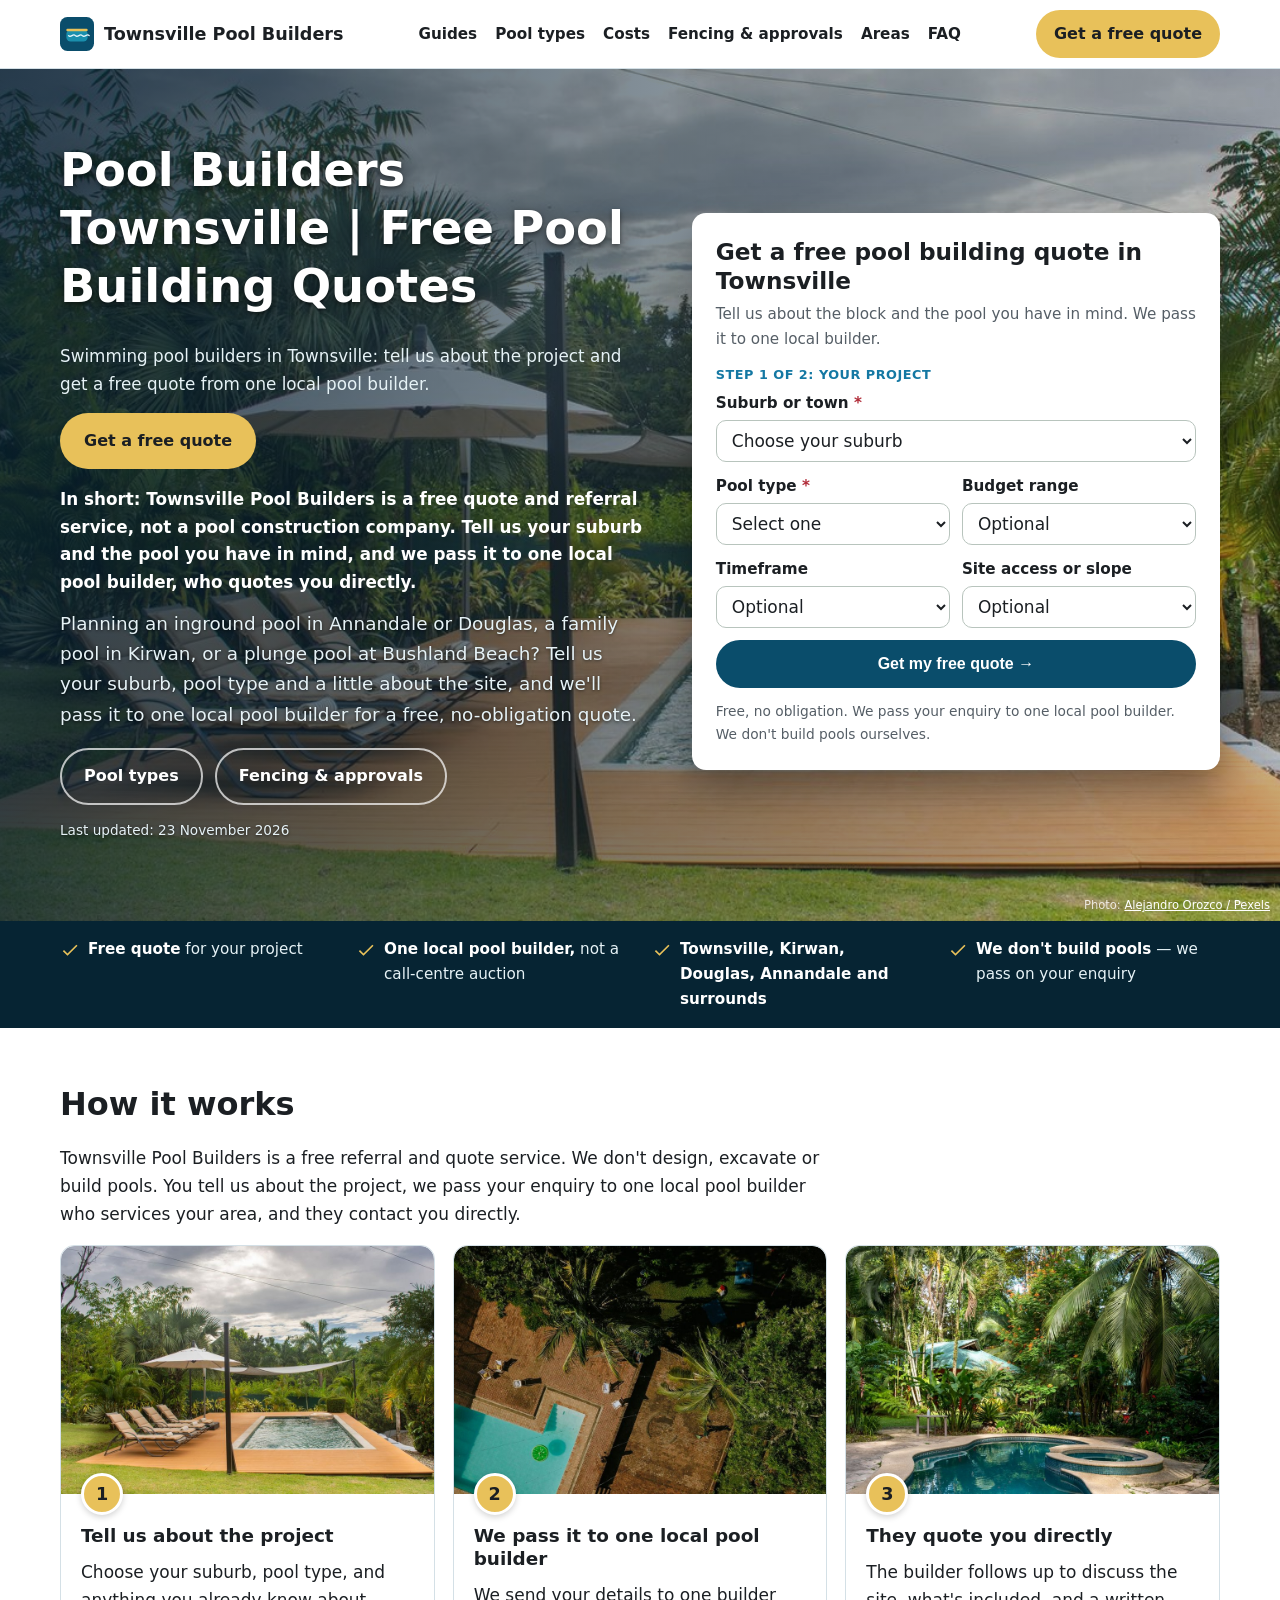
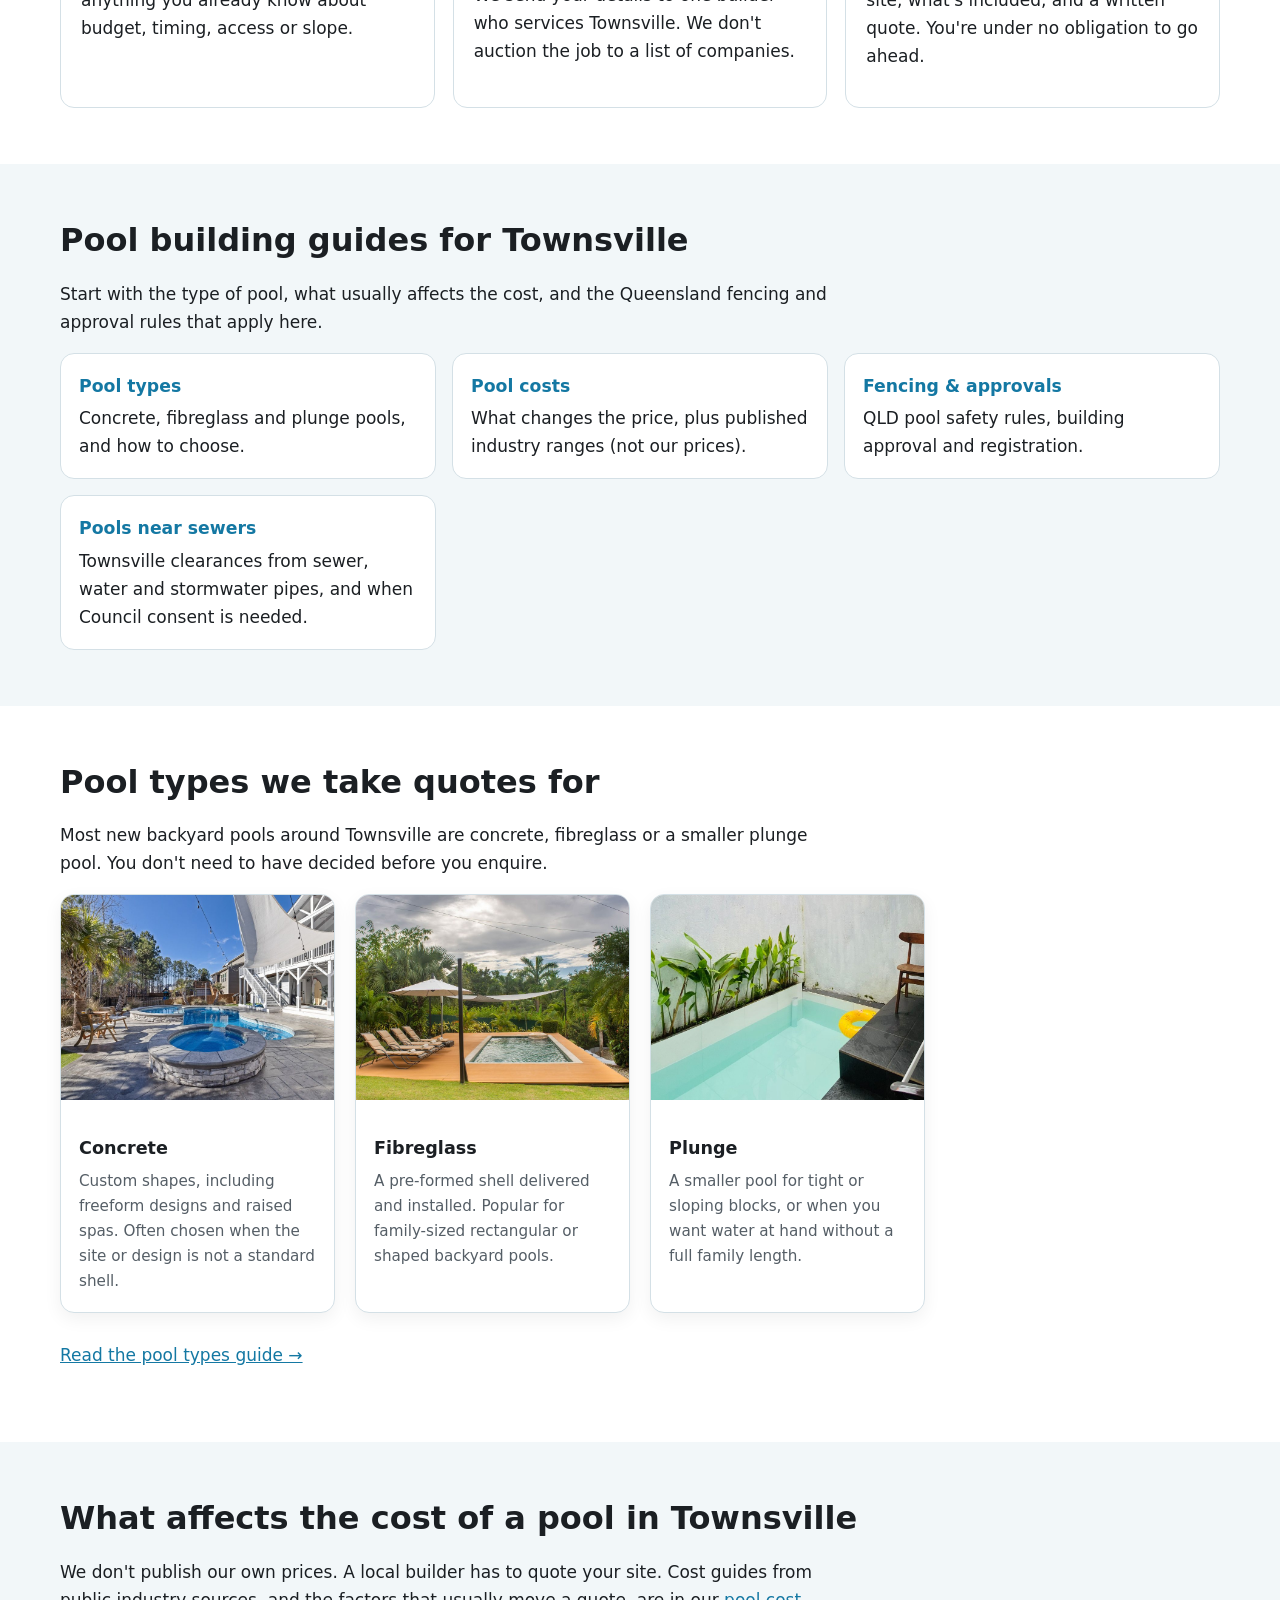
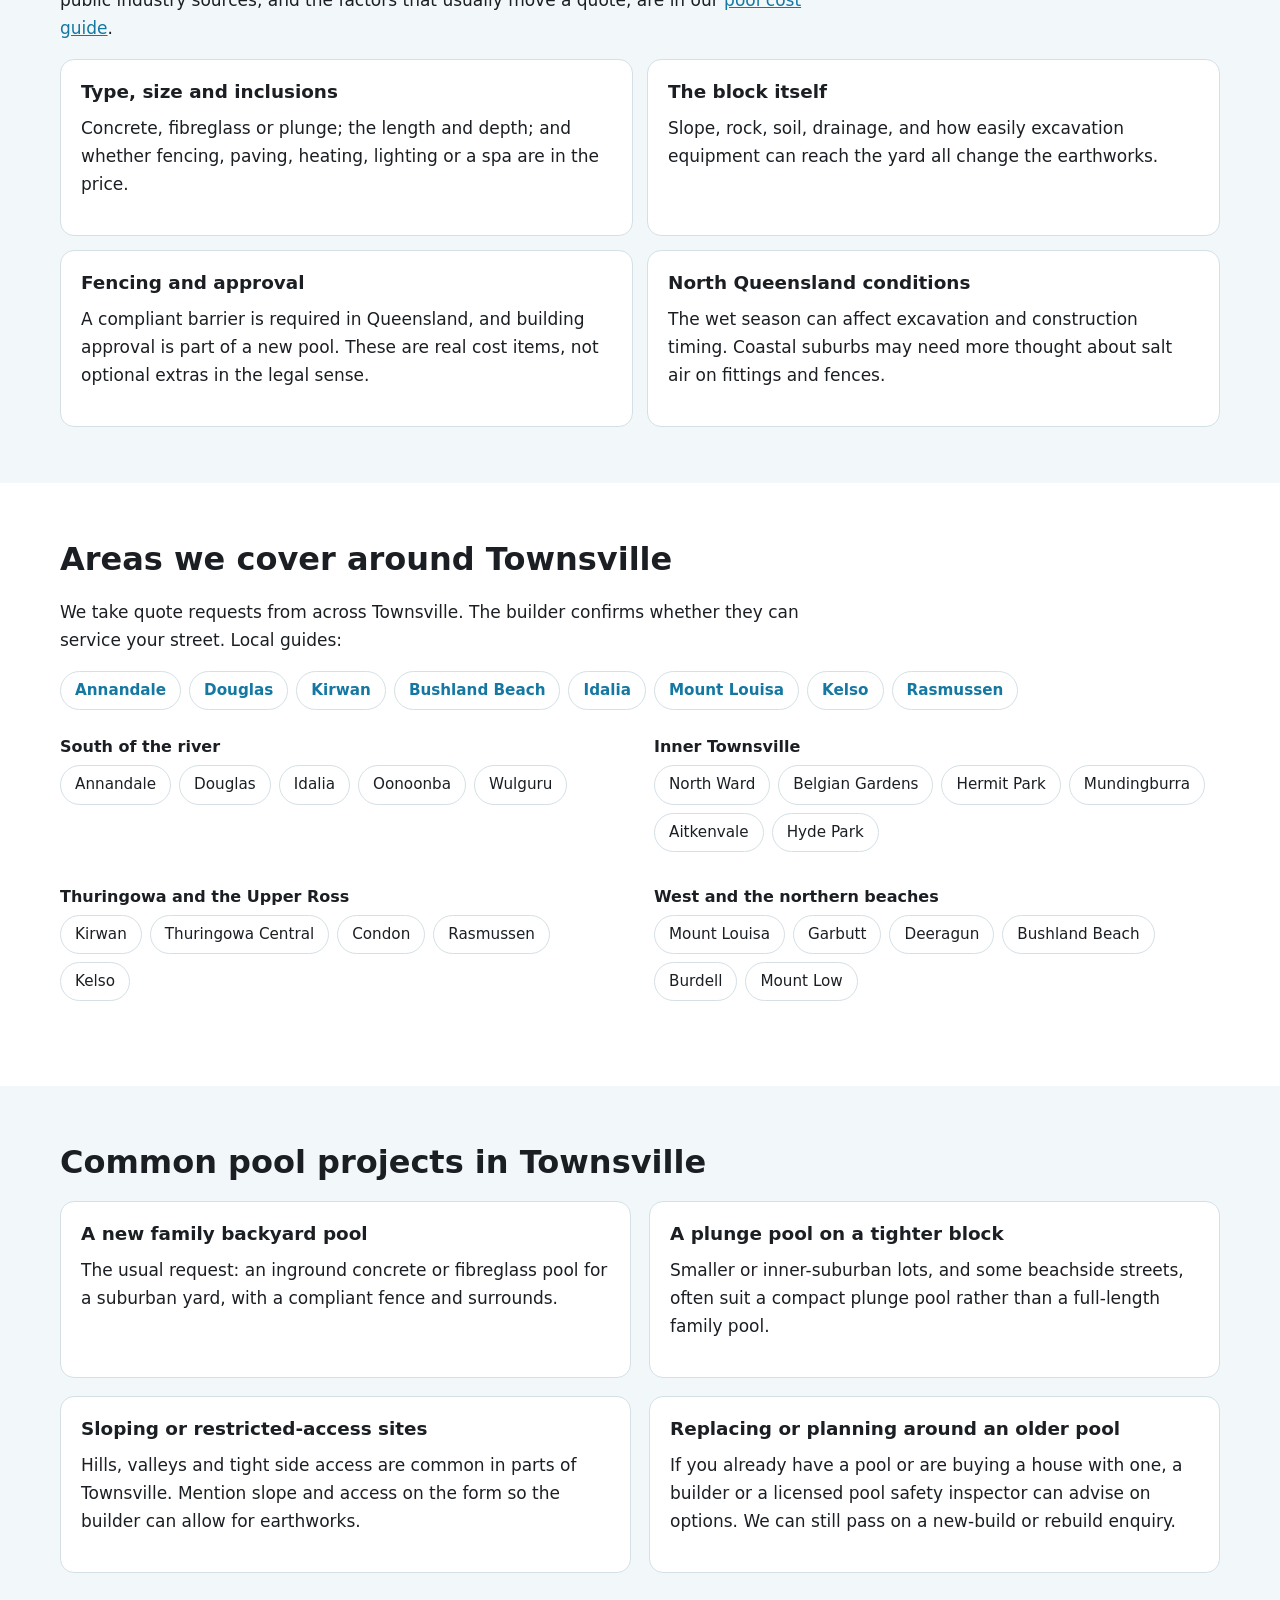
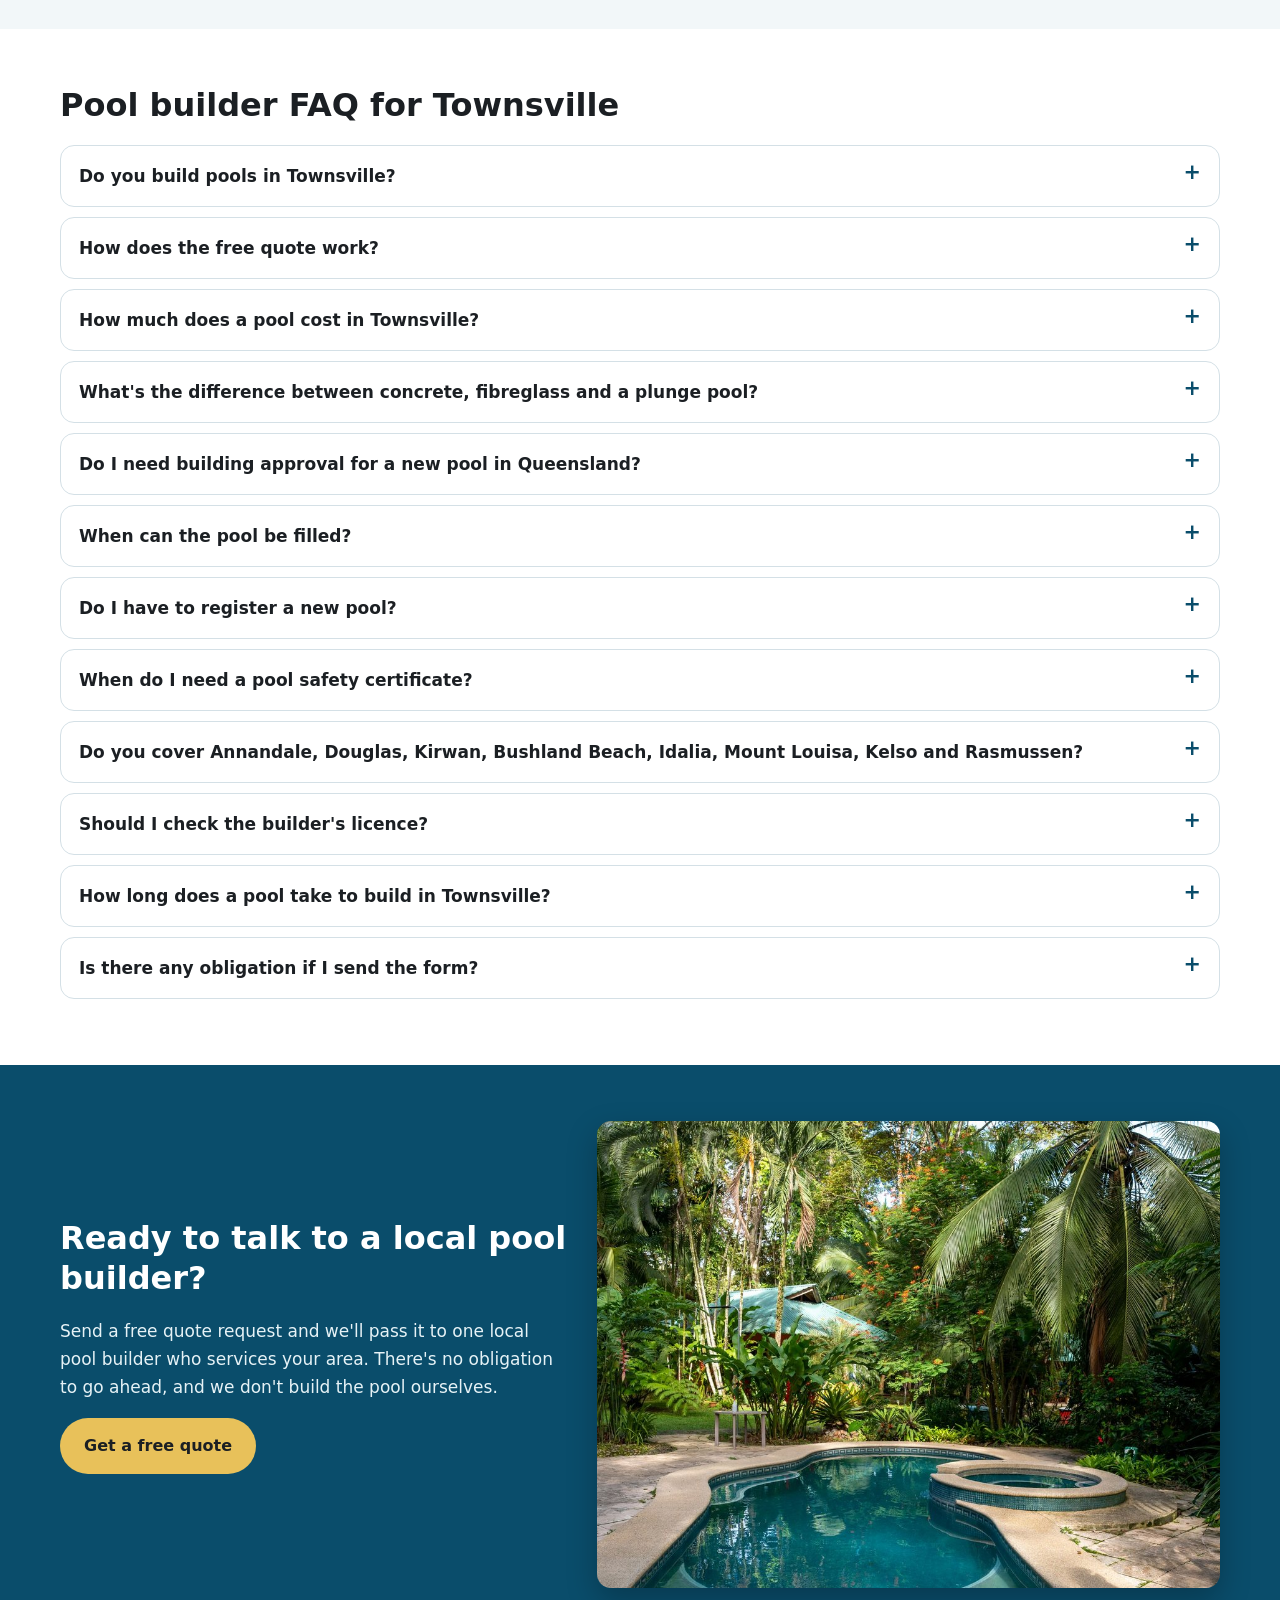
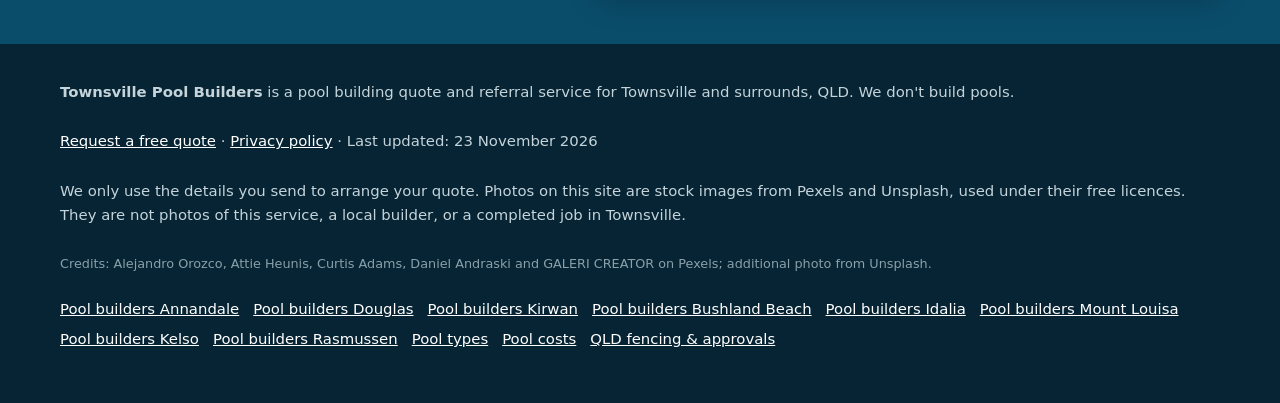
<file: index.html>
<!doctype html>
<html lang="en-AU">
<head>
<meta charset="utf-8">
<!-- Search Console verification meta tag goes here once the property is created -->
<meta name="viewport" content="width=device-width, initial-scale=1">
<title>Pool Builders Townsville | Free Pool Building Quotes</title>
<meta name="description" content="Pool builders in Townsville, including Annandale, Douglas, Kirwan, Bushland Beach, Idalia, Mount Louisa, Kelso and Rasmussen. Get a free quote from one local pool builder. We don&#x27;t build pools ourselves.">
<link rel="canonical" href="https://townsvillepoolbuilders.com.au/">
<link rel="icon" href="favicon.svg" type="image/svg+xml">
<meta name="theme-color" content="#0a4d6b">
<meta property="og:type" content="website">
<meta property="og:locale" content="en_AU">
<meta property="og:site_name" content="Townsville Pool Builders">
<meta property="og:title" content="Pool Builders Townsville | Free Pool Building Quotes">
<meta property="og:description" content="Pool builders in Townsville, including Annandale, Douglas, Kirwan, Bushland Beach, Idalia, Mount Louisa, Kelso and Rasmussen. Get a free quote from one local pool builder. We don&#x27;t build pools ourselves.">
<meta property="og:url" content="https://townsvillepoolbuilders.com.au/">
<meta property="og:image" content="https://townsvillepoolbuilders.com.au/img/hero.jpg">
<meta name="twitter:card" content="summary_large_image">
<meta name="twitter:image" content="https://townsvillepoolbuilders.com.au/img/hero.jpg">
<script>document.documentElement.classList.add('js')</script>
<link rel="stylesheet" href="styles.css">
<!-- GA4 Measurement ID G-B7RGBRR4SV -->
<script async src="https://www.googletagmanager.com/gtag/js?id=G-B7RGBRR4SV"></script>
<script>window.dataLayer=window.dataLayer||[];function gtag(){dataLayer.push(arguments);}gtag('js',new Date());gtag('config','G-B7RGBRR4SV');</script>
<script type="application/ld+json">
{
 "@context": "https://schema.org",
 "@type": "WebPage",
 "@id": "https://townsvillepoolbuilders.com.au/#webpage",
 "url": "https://townsvillepoolbuilders.com.au/",
 "name": "Pool Builders Townsville | Free Pool Building Quotes",
 "description": "Pool builders in Townsville, including Annandale, Douglas, Kirwan, Bushland Beach, Idalia, Mount Louisa, Kelso and Rasmussen. Get a free quote from one local pool builder. We don't build pools ourselves.",
 "inLanguage": "en-AU",
 "dateModified": "2026-11-23",
 "isPartOf": { "@id": "https://townsvillepoolbuilders.com.au/#website" },
 "about": { "@id": "https://townsvillepoolbuilders.com.au/#business" }
}
</script>
<script type="application/ld+json">
{
 "@context": "https://schema.org",
 "@type": "LocalBusiness",
 "@id": "https://townsvillepoolbuilders.com.au/#business",
 "name": "Townsville Pool Builders",
 "url": "https://townsvillepoolbuilders.com.au/",
 "description": "Pool builders in Townsville, including Annandale, Douglas, Kirwan, Bushland Beach, Idalia, Mount Louisa, Kelso and Rasmussen. Get a free quote from one local pool builder. We don't build pools ourselves. A free referral and quote service. It doesn't build pools; one local pool builder quotes and builds.",
 "image": "https://townsvillepoolbuilders.com.au/img/hero.jpg",
 "areaServed": [
  {
   "@type": "Place",
   "name": "Townsville City Council, QLD"
  },
  {
   "@type": "Place",
   "name": "Townsville City, QLD, QLD"
  },
  {
   "@type": "Place",
   "name": "Annandale, QLD, QLD"
  },
  {
   "@type": "Place",
   "name": "Douglas, QLD, QLD"
  },
  {
   "@type": "Place",
   "name": "Kirwan, QLD, QLD"
  },
  {
   "@type": "Place",
   "name": "Bushland Beach, QLD, QLD"
  },
  {
   "@type": "Place",
   "name": "Idalia, QLD, QLD"
  },
  {
   "@type": "Place",
   "name": "Mount Louisa, QLD, QLD"
  },
  {
   "@type": "Place",
   "name": "Kelso, QLD, QLD"
  },
  {
   "@type": "Place",
   "name": "Rasmussen, QLD, QLD"
  },
  {
   "@type": "Place",
   "name": "North Ward, QLD, QLD"
  },
  {
   "@type": "Place",
   "name": "Aitkenvale, QLD, QLD"
  },
  {
   "@type": "Place",
   "name": "Deeragun, QLD, QLD"
  }
 ],
 "knowsAbout": ["Pool builders", "Inground pools", "Fibreglass pools", "Concrete pools", "Plunge pools", "Queensland pool fencing and approvals"]
}
</script>
<script type="application/ld+json">
{
 "@context": "https://schema.org",
 "@type": "WebSite",
 "dateModified": "2026-11-23",
 "@id": "https://townsvillepoolbuilders.com.au/#website",
 "name": "Townsville Pool Builders",
 "url": "https://townsvillepoolbuilders.com.au/",
 "inLanguage": "en-AU"
}
</script>
<script type="application/ld+json">
{
 "@context": "https://schema.org",
 "@type": "Service",
 "@id": "https://townsvillepoolbuilders.com.au/#service",
 "name": "Pool building quotes in Townsville",
 "serviceType": "Pool builder referral and quote service",
 "description": "Free pool building quotes in Townsville and surrounding suburbs. We pass your request to one local pool builder. We don't build pools.",
 "url": "https://townsvillepoolbuilders.com.au/",
 "provider": { "@id": "https://townsvillepoolbuilders.com.au/#business" },
 "areaServed": [
  {
   "@type": "Place",
   "name": "Townsville City Council, QLD"
  },
  {
   "@type": "Place",
   "name": "Townsville City, QLD, QLD"
  },
  {
   "@type": "Place",
   "name": "Annandale, QLD, QLD"
  },
  {
   "@type": "Place",
   "name": "Douglas, QLD, QLD"
  },
  {
   "@type": "Place",
   "name": "Kirwan, QLD, QLD"
  },
  {
   "@type": "Place",
   "name": "Bushland Beach, QLD, QLD"
  },
  {
   "@type": "Place",
   "name": "Idalia, QLD, QLD"
  },
  {
   "@type": "Place",
   "name": "Mount Louisa, QLD, QLD"
  },
  {
   "@type": "Place",
   "name": "Kelso, QLD, QLD"
  },
  {
   "@type": "Place",
   "name": "Rasmussen, QLD, QLD"
  },
  {
   "@type": "Place",
   "name": "North Ward, QLD, QLD"
  },
  {
   "@type": "Place",
   "name": "Aitkenvale, QLD, QLD"
  },
  {
   "@type": "Place",
   "name": "Deeragun, QLD, QLD"
  }
 ]
}
</script>
<script type="application/ld+json">
{
 "@context": "https://schema.org",
 "@type": "FAQPage",
 "mainEntity": [
  {
   "@type": "Question",
   "name": "Do you build pools in Townsville?",
   "acceptedAnswer": {
    "@type": "Answer",
    "text": "No. Townsville Pool Builders is a free referral and quote service. We don't design, excavate or build pools. We pass your enquiry to one local pool builder who services your area, and they contact you directly."
   }
  },
  {
   "@type": "Question",
   "name": "How does the free quote work?",
   "acceptedAnswer": {
    "@type": "Answer",
    "text": "Fill in the form with your suburb, the pool type you have in mind, and your contact details. We send that to one local pool builder. They follow up about a site visit and a written quote. There's no charge to enquire and no obligation to go ahead."
   }
  },
  {
   "@type": "Question",
   "name": "How much does a pool cost in Townsville?",
   "acceptedAnswer": {
    "@type": "Answer",
    "text": "It depends on the type, size, site, access, fencing and what's included. We don't publish our own prices. Public industry guides (linked in our <a href=\"/pool-costs/\">pool cost guide</a>) give national or Queensland ranges only. A local builder has to quote your block."
   }
  },
  {
   "@type": "Question",
   "name": "What's the difference between concrete, fibreglass and a plunge pool?",
   "acceptedAnswer": {
    "@type": "Answer",
    "text": "Concrete is built on site and can be custom shaped. Fibreglass is a pre-formed shell delivered and installed. A plunge pool is a smaller pool, in either construction, often used on tighter blocks. You can choose “Not sure” on the form. See our <a href=\"/pool-types/\">pool types guide</a>."
   }
  },
  {
   "@type": "Question",
   "name": "Do I need building approval for a new pool in Queensland?",
   "acceptedAnswer": {
    "@type": "Answer",
    "text": "Yes. The Queensland Government and the QBCC say a new swimming pool needs building development approval and must comply with the pool safety laws. In most cases the builder engages a private building certifier, who lodges documents with the local council. See our <a href=\"/qld-pool-fencing-approvals/\">fencing and approvals guide</a>."
   }
  },
  {
   "@type": "Question",
   "name": "When can the pool be filled?",
   "acceptedAnswer": {
    "@type": "Answer",
    "text": "The QBCC says the certifier who approved the pool must inspect and certify the pool fence before the pool is filled to a depth of 300 mm or more. A temporary fence can only be used in limited, certified circumstances."
   }
  },
  {
   "@type": "Question",
   "name": "Do I have to register a new pool?",
   "acceptedAnswer": {
    "@type": "Answer",
    "text": "Yes. All regulated pools must be registered with the QBCC. Registration is done through the QBCC pool register. The Queensland Government says you can be fined if the pool isn't registered."
   }
  },
  {
   "@type": "Question",
   "name": "When do I need a pool safety certificate?",
   "acceptedAnswer": {
    "@type": "Answer",
    "text": "A Form 23 pool safety certificate, issued only by a QBCC-licensed pool safety inspector, is required when you sell, buy or lease a property with a regulated pool. It is valid for two years for a non-shared pool and one year for a shared pool. A recent Form 17 from a building certifier can replace it in some cases."
   }
  },
  {
   "@type": "Question",
   "name": "Do you cover Annandale, Douglas, Kirwan, Bushland Beach, Idalia, Mount Louisa, Kelso and Rasmussen?",
   "acceptedAnswer": {
    "@type": "Answer",
    "text": "Yes, we take quote requests from across Townsville and those suburbs, and from nearby areas. The local builder confirms whether they can service your street."
   }
  },
  {
   "@type": "Question",
   "name": "Should I check the builder's licence?",
   "acceptedAnswer": {
    "@type": "Answer",
    "text": "Yes. The QBCC recommends checking the pool builder's licence and licence history before you accept a quote or sign a contract. For domestic building work over $3,300 you also need a written contract and the cooling-off and deposit rules in the QBCC's “Build a pool” guidance."
   }
  },
  {
   "@type": "Question",
   "name": "How long does a pool take to build in Townsville?",
   "acceptedAnswer": {
    "@type": "Answer",
    "text": "It varies with the pool type, the site, approvals and weather, including the wet season in North Queensland. We don't publish a standard timeframe. Ask the builder when they quote, and what's assumed in that estimate."
   }
  },
  {
   "@type": "Question",
   "name": "Is there any obligation if I send the form?",
   "acceptedAnswer": {
    "@type": "Answer",
    "text": "No. The request is free. You're not obliged to accept the quote or to go ahead with a build."
   }
  }
 ]
}
</script>


</head>
<body>
<a class="skip-link" href="#main">Skip to content</a>
<header class="site-header">
  <div class="wrap">
    <a class="brand" href="/" aria-label="Townsville Pool Builders home">
      <svg viewBox="0 0 64 64" aria-hidden="true"><rect width="64" height="64" rx="14" fill="#0a4d6b"/><rect x="12" y="24" width="40" height="22" rx="8" fill="#1a8fad"/><path d="M16 35c5 5 8-5 13 0s8-5 13 0 8-5 13 0" fill="none" stroke="#e8f6fb" stroke-width="2.4" stroke-linecap="round"/><rect x="12" y="22" width="40" height="5" rx="2" fill="#e8c15a"/></svg>
      Townsville Pool Builders
    </a>
    <nav class="nav" aria-label="Main">
      <a href="/#guides">Guides</a><a href="/pool-types/">Pool types</a><a href="/pool-costs/">Costs</a><a href="/qld-pool-fencing-approvals/">Fencing &amp; approvals</a><a href="/#areas">Areas</a><a href="/#faq">FAQ</a>
    </nav>
    <a class="btn btn-call header-call" href="#quote">Get a free quote</a>
  </div>
</header>
<main id="main">
<section class="hero" aria-labelledby="h1">
  <picture class="hero-bg">
    <source media="(max-width: 700px)" srcset="img/hero-mobile.jpg" width="684" height="720">
    <img src="img/hero.jpg" width="1280" height="720" alt="Rectangular inground pool with a timber deck, sun lounges and tropical planting" fetchpriority="high" decoding="async">
  </picture>
  <div class="wrap hero-grid">
    <div class="hero-copy">
      <h1 id="h1">Pool Builders Townsville | Free Pool Building Quotes</h1>
      <p class="h3-tag">Swimming pool builders in Townsville: tell us about the project and get a free quote from one local pool builder.</p>
      <p class="h3-cta"><a class="btn btn-call btn-xl" href="#quote">Get a free quote</a></p>
      <p class="summary">In short: Townsville Pool Builders is a free quote and referral service, not a pool construction company. Tell us your suburb and the pool you have in mind, and we pass it to one local pool builder, who quotes you directly.</p>
      <p class="lead">Planning an inground pool in Annandale or Douglas, a family pool in Kirwan, or a plunge pool at Bushland Beach? Tell us your suburb, pool type and a little about the site, and we'll pass it to one local pool builder for a free, no-obligation quote.</p>
      <div class="ctas"><a class="btn btn-ghost" href="/pool-types/">Pool types</a><a class="btn btn-ghost" href="/qld-pool-fencing-approvals/">Fencing &amp; approvals</a></div>
      <p class="updated">Last updated: 23 November 2026</p>
    </div>
    <div class="hero-form-card" id="quote">
      <h2 id="quote-h">Get a free pool building quote in Townsville</h2>
      <p class="form-intro">Tell us about the block and the pool you have in mind. We pass it to one local builder.</p>
      <form class="quote-form two-step" id="quote-form" action="https://formsubmit.co/quotes@townsvillepoolbuilders.com.au" method="post" novalidate>
        <input type="hidden" name="_subject" value="New quote request – townsvillepoolbuilders.com.au">
        <input type="hidden" name="_captcha" value="true">
        <input type="hidden" name="_template" value="table">
        <input type="hidden" name="_next" value="https://townsvillepoolbuilders.com.au/thanks.html?lead=1">
        <input type="hidden" name="_autoresponse" value="Thanks for your pool building request. We&#x27;ve received it and are passing it to a local pool builder, who&#x27;ll be in touch shortly about your project.">
        <input type="text" name="_honey" style="display:none" tabindex="-1" autocomplete="off" aria-hidden="true">
        <input type="hidden" name="source" value="townsvillepoolbuilders.com.au">
        <fieldset class="step step-1">
          <legend class="step-label">Step 1 of 2: your project</legend>
          <div class="full"><label for="suburb">Suburb or town <span class="req" aria-hidden="true">*</span></label>
            <select id="suburb" name="suburb" required><option value="">Choose your suburb</option><option>Townsville City</option><option>North Ward</option><option>Belgian Gardens</option><option>South Townsville</option><option>Railway Estate</option><option>Hermit Park</option><option>Mundingburra</option><option>Pimlico</option><option>Aitkenvale</option><option>Annandale</option><option>Douglas</option><option>Idalia</option><option>Oonoonba</option><option>Wulguru</option><option>Stuart</option><option>Garbutt</option><option>Mount Louisa</option><option>Cranbrook</option><option>Heatley</option><option>Vincent</option><option>Gulliver</option><option>Currajong</option><option>West End</option><option>Hyde Park</option><option>Kirwan</option><option>Thuringowa Central</option><option>Condon</option><option>Rasmussen</option><option>Kelso</option><option>Deeragun</option><option>Bushland Beach</option><option>Burdell</option><option>Mount Low</option><option>Bohle Plains</option><option>Alice River</option><option value="Other">Other (tell us below)</option></select></div>
          <div class="full other-wrap"><label for="suburb_other">Other suburb or town</label><input id="suburb_other" name="suburb_other" type="text" autocomplete="address-level2"></div>
          <div><label for="pool_type">Pool type <span class="req" aria-hidden="true">*</span></label>
            <select id="pool_type" name="pool_type" required>
              <option value="">Select one</option>
              <option>Concrete</option>
              <option>Fibreglass</option>
              <option>Plunge</option>
              <option>Not sure</option>
            </select></div>
          <div><label for="budget">Budget range</label>
            <select id="budget" name="budget">
              <option value="">Optional</option>
              <option>Under $40,000</option>
              <option>$40,000–$70,000</option>
              <option>$70,000–$100,000</option>
              <option>$100,000–$150,000</option>
              <option>$150,000 or more</option>
              <option>Not sure / want advice</option>
            </select></div>
          <div><label for="timeframe">Timeframe</label>
            <select id="timeframe" name="timeframe">
              <option value="">Optional</option>
              <option>ASAP / within a month</option>
              <option>Next 1–3 months</option>
              <option>3–6 months</option>
              <option>6–12 months</option>
              <option>Just researching</option>
            </select></div>
          <div><label for="site">Site access or slope</label>
            <select id="site" name="site_access">
              <option value="">Optional</option>
              <option>Easy access, fairly level</option>
              <option>Narrow side access</option>
              <option>Sloping block</option>
              <option>Restricted access / tight site</option>
              <option>Not sure</option>
            </select></div>
          <div class="full js-only"><button class="btn btn-primary btn-block" type="button" id="to-step-2">Get my free quote →</button></div>
          <p class="microcopy full">Free, no obligation. We pass your enquiry to one local pool builder. We don't build pools ourselves.</p>
          <p class="form-error full" id="step1-error" role="alert" hidden>Please choose your suburb and pool type.</p>
        </fieldset>
        <fieldset class="step step-2" id="step-2">
          <legend class="step-label">Step 2 of 2: your details</legend>
          <div><label for="name">Name <span class="req" aria-hidden="true">*</span></label><input id="name" name="name" type="text" autocomplete="name" required></div>
          <div><label for="phone">Phone <span class="req" aria-hidden="true">*</span></label><input id="phone" name="phone" type="tel" autocomplete="tel" inputmode="tel" required></div>
          <div class="full"><label for="email">Email <span class="req" aria-hidden="true">*</span></label><input id="email" name="email" type="email" autocomplete="email" required></div>
          <div class="full"><label for="message">Anything else we should pass on?</label><textarea id="message" name="message" rows="2" placeholder="e.g. fibreglass family pool in Annandale, sloping backyard, want fencing included"></textarea></div>
          <p class="consent full">By sending this form you agree we can share your details with one local pool builder so they can quote for your project. See our <a href="privacy.html">privacy policy</a>.</p>
          <div class="full step2-actions"><button class="btn btn-primary" type="submit">Send my quote request</button><button class="btn-link js-only" type="button" id="back-1">← Back</button></div>
        </fieldset>
      </form>
    </div>
  </div>
  <p class="photo-credit">Photo: <a href="https://www.pexels.com/photo/tropical-backyard-pool-with-lounge-chairs-32509620/" rel="noopener">Alejandro Orozco / Pexels</a></p>
</section>
<section class="trust" aria-label="Why use this service">
  <ul class="wrap trust-list">
    <li><svg viewBox="0 0 24 24" aria-hidden="true"><path fill="currentColor" d="M9 16.2 4.8 12l-1.4 1.4L9 19 21 7l-1.4-1.4z"/></svg><span><strong>Free quote</strong> for your project</span></li>
    <li><svg viewBox="0 0 24 24" aria-hidden="true"><path fill="currentColor" d="M9 16.2 4.8 12l-1.4 1.4L9 19 21 7l-1.4-1.4z"/></svg><span><strong>One local pool builder,</strong> not a call-centre auction</span></li>
    <li><svg viewBox="0 0 24 24" aria-hidden="true"><path fill="currentColor" d="M9 16.2 4.8 12l-1.4 1.4L9 19 21 7l-1.4-1.4z"/></svg><span><strong>Townsville, Kirwan, Douglas, Annandale and surrounds</strong></span></li>
    <li><svg viewBox="0 0 24 24" aria-hidden="true"><path fill="currentColor" d="M9 16.2 4.8 12l-1.4 1.4L9 19 21 7l-1.4-1.4z"/></svg><span><strong>We don't build pools</strong> — we pass on your enquiry</span></li>
  </ul>
</section>
<section id="how" aria-labelledby="how-h">
  <div class="wrap">
    <h2 id="how-h">How it works</h2>
    <p class="intro">Townsville Pool Builders is a free referral and quote service. We don't design, excavate or build pools. You tell us about the project, we pass your enquiry to one local pool builder who services your area, and they contact you directly.</p>
    <div class="grid grid-3">
      <article class="card step-card">
        <div class="step-img"><img src="img/step1.jpg" width="900" height="600" alt="Backyard with an inground pool and timber deck, used to illustrate telling us about your project" decoding="async"></div>
        <div class="step-body"><span class="step-num">1</span>
          <h3>Tell us about the project</h3>
          <p>Choose your suburb, pool type, and anything you already know about budget, timing, access or slope.</p>
        </div>
      </article>
      <article class="card step-card">
        <div class="step-img"><img src="img/step2.jpg" width="900" height="600" alt="Aerial view of a backyard and pool, used to illustrate passing the enquiry to a local builder" decoding="async"></div>
        <div class="step-body"><span class="step-num">2</span>
          <h3>We pass it to one local pool builder</h3>
          <p>We send your details to one builder who services Townsville. We don't auction the job to a list of companies.</p>
        </div>
      </article>
      <article class="card step-card">
        <div class="step-img"><img src="img/step3.jpg" width="900" height="600" alt="Freeform backyard pool surrounded by tropical plants, used to illustrate a builder quote and site visit" decoding="async"></div>
        <div class="step-body"><span class="step-num">3</span>
          <h3>They quote you directly</h3>
          <p>The builder follows up to discuss the site, what's included, and a written quote. You're under no obligation to go ahead.</p>
        </div>
      </article>
    </div>
  </div>
</section>
<section class="alt" id="guides" aria-labelledby="guides-h">
  <div class="wrap">
    <h2 id="guides-h">Pool building guides for Townsville</h2>
    <p class="intro">Start with the type of pool, what usually affects the cost, and the Queensland fencing and approval rules that apply here.</p>
    <div class="guide-cards">
      <a href="/pool-types/"><strong>Pool types</strong> Concrete, fibreglass and plunge pools, and how to choose.</a>
      <a href="/pool-costs/"><strong>Pool costs</strong> What changes the price, plus published industry ranges (not our prices).</a>
      <a href="/qld-pool-fencing-approvals/"><strong>Fencing &amp; approvals</strong> QLD pool safety rules, building approval and registration.</a>
      <a href="/pool-near-sewer-stormwater/"><strong>Pools near sewers</strong> Townsville clearances from sewer, water and stormwater pipes, and when Council consent is needed.</a>
    </div>
  </div>
</section>
<section id="types" aria-labelledby="types-h">
  <div class="wrap">
    <h2 id="types-h">Pool types we take quotes for</h2>
    <p class="intro">Most new backyard pools around Townsville are concrete, fibreglass or a smaller plunge pool. You don't need to have decided before you enquire.</p>
    <div class="photo-cards type-grid">
      <a class="photo-card" href="/pool-types/#concrete">
        <span class="pc-img"><img src="img/type-concrete.jpg" width="900" height="675" alt="Concrete backyard pool with a raised spa and paved surround" decoding="async"></span>
        <span class="pc-body"><strong class="pc-title">Concrete</strong><span class="pc-text">Custom shapes, including freeform designs and raised spas. Often chosen when the site or design is not a standard shell.</span></span>
      </a>
      <a class="photo-card" href="/pool-types/#fibreglass">
        <span class="pc-img"><img src="img/type-fibreglass.jpg" width="900" height="675" alt="Rectangular inground pool with a timber deck and sun lounges" decoding="async"></span>
        <span class="pc-body"><strong class="pc-title">Fibreglass</strong><span class="pc-text">A pre-formed shell delivered and installed. Popular for family-sized rectangular or shaped backyard pools.</span></span>
      </a>
      <a class="photo-card" href="/pool-types/#plunge">
        <span class="pc-img"><img src="img/type-plunge.jpg" width="900" height="675" alt="Compact plunge pool in a small courtyard with planting along one side" decoding="async"></span>
        <span class="pc-body"><strong class="pc-title">Plunge</strong><span class="pc-text">A smaller pool for tight or sloping blocks, or when you want water at hand without a full family length.</span></span>
      </a>
    </div>
    <p><a href="/pool-types/">Read the pool types guide →</a></p>
  </div>
</section>
<section class="alt" id="costs" aria-labelledby="costs-h">
  <div class="wrap">
    <h2 id="costs-h">What affects the cost of a pool in Townsville</h2>
    <p class="intro">We don't publish our own prices. A local builder has to quote your site. Cost guides from public industry sources, and the factors that usually move a quote, are in our <a href="/pool-costs/">pool cost guide</a>.</p>
    <div class="factor-grid">
      <article class="card"><h3>Type, size and inclusions</h3><p>Concrete, fibreglass or plunge; the length and depth; and whether fencing, paving, heating, lighting or a spa are in the price.</p></article>
      <article class="card"><h3>The block itself</h3><p>Slope, rock, soil, drainage, and how easily excavation equipment can reach the yard all change the earthworks.</p></article>
      <article class="card"><h3>Fencing and approval</h3><p>A compliant barrier is required in Queensland, and building approval is part of a new pool. These are real cost items, not optional extras in the legal sense.</p></article>
      <article class="card"><h3>North Queensland conditions</h3><p>The wet season can affect excavation and construction timing. Coastal suburbs may need more thought about salt air on fittings and fences.</p></article>
    </div>
  </div>
</section>
<section id="areas" aria-labelledby="areas-h">
  <div class="wrap">
    <h2 id="areas-h">Areas we cover around Townsville</h2>
    <p class="intro">We take quote requests from across Townsville. The builder confirms whether they can service your street. Local guides:</p>
    <ul class="areas"><li><a href="/pool-builders-annandale/">Annandale</a></li><li><a href="/pool-builders-douglas/">Douglas</a></li><li><a href="/pool-builders-kirwan/">Kirwan</a></li><li><a href="/pool-builders-bushland-beach/">Bushland Beach</a></li><li><a href="/pool-builders-idalia/">Idalia</a></li><li><a href="/pool-builders-mount-louisa/">Mount Louisa</a></li><li><a href="/pool-builders-kelso/">Kelso</a></li><li><a href="/pool-builders-rasmussen/">Rasmussen</a></li></ul>
    <div class="area-groups">
    <div class="area-group"><h3>South of the river</h3>
      <ul class="areas"><li>Annandale</li><li>Douglas</li><li>Idalia</li><li>Oonoonba</li><li>Wulguru</li></ul></div>
    <div class="area-group"><h3>Inner Townsville</h3>
      <ul class="areas"><li>North Ward</li><li>Belgian Gardens</li><li>Hermit Park</li><li>Mundingburra</li><li>Aitkenvale</li><li>Hyde Park</li></ul></div>
    <div class="area-group"><h3>Thuringowa and the Upper Ross</h3>
      <ul class="areas"><li>Kirwan</li><li>Thuringowa Central</li><li>Condon</li><li>Rasmussen</li><li>Kelso</li></ul></div>
    <div class="area-group"><h3>West and the northern beaches</h3>
      <ul class="areas"><li>Mount Louisa</li><li>Garbutt</li><li>Deeragun</li><li>Bushland Beach</li><li>Burdell</li><li>Mount Low</li></ul></div>
    </div>
  </div>
</section>
<section class="alt" id="jobs" aria-labelledby="jobs-h">
  <div class="wrap">
    <h2 id="jobs-h">Common pool projects in Townsville</h2>
    <div class="grid grid-2">
      <article class="card"><h3>A new family backyard pool</h3><p>The usual request: an inground concrete or fibreglass pool for a suburban yard, with a compliant fence and surrounds.</p></article>
      <article class="card"><h3>A plunge pool on a tighter block</h3><p>Smaller or inner-suburban lots, and some beachside streets, often suit a compact plunge pool rather than a full-length family pool.</p></article>
      <article class="card"><h3>Sloping or restricted-access sites</h3><p>Hills, valleys and tight side access are common in parts of Townsville. Mention slope and access on the form so the builder can allow for earthworks.</p></article>
      <article class="card"><h3>Replacing or planning around an older pool</h3><p>If you already have a pool or are buying a house with one, a builder or a licensed pool safety inspector can advise on options. We can still pass on a new-build or rebuild enquiry.</p></article>
    </div>
  </div>
</section>
<section id="faq" aria-labelledby="faq-h">
  <div class="wrap">
    <h2 id="faq-h">Pool builder FAQ for Townsville</h2>
    <details><summary>Do you build pools in Townsville?</summary><p>No. Townsville Pool Builders is a free referral and quote service. We don't design, excavate or build pools. We pass your enquiry to one local pool builder who services your area, and they contact you directly.</p></details>
<details><summary>How does the free quote work?</summary><p>Fill in the form with your suburb, the pool type you have in mind, and your contact details. We send that to one local pool builder. They follow up about a site visit and a written quote. There's no charge to enquire and no obligation to go ahead.</p></details>
<details><summary>How much does a pool cost in Townsville?</summary><p>It depends on the type, size, site, access, fencing and what's included. We don't publish our own prices. Public industry guides (linked in our <a href="/pool-costs/">pool cost guide</a>) give national or Queensland ranges only. A local builder has to quote your block.</p></details>
<details><summary>What&#x27;s the difference between concrete, fibreglass and a plunge pool?</summary><p>Concrete is built on site and can be custom shaped. Fibreglass is a pre-formed shell delivered and installed. A plunge pool is a smaller pool, in either construction, often used on tighter blocks. You can choose “Not sure” on the form. See our <a href="/pool-types/">pool types guide</a>.</p></details>
<details><summary>Do I need building approval for a new pool in Queensland?</summary><p>Yes. The Queensland Government and the QBCC say a new swimming pool needs building development approval and must comply with the pool safety laws. In most cases the builder engages a private building certifier, who lodges documents with the local council. See our <a href="/qld-pool-fencing-approvals/">fencing and approvals guide</a>.</p></details>
<details><summary>When can the pool be filled?</summary><p>The QBCC says the certifier who approved the pool must inspect and certify the pool fence before the pool is filled to a depth of 300 mm or more. A temporary fence can only be used in limited, certified circumstances.</p></details>
<details><summary>Do I have to register a new pool?</summary><p>Yes. All regulated pools must be registered with the QBCC. Registration is done through the QBCC pool register. The Queensland Government says you can be fined if the pool isn't registered.</p></details>
<details><summary>When do I need a pool safety certificate?</summary><p>A Form 23 pool safety certificate, issued only by a QBCC-licensed pool safety inspector, is required when you sell, buy or lease a property with a regulated pool. It is valid for two years for a non-shared pool and one year for a shared pool. A recent Form 17 from a building certifier can replace it in some cases.</p></details>
<details><summary>Do you cover Annandale, Douglas, Kirwan, Bushland Beach, Idalia, Mount Louisa, Kelso and Rasmussen?</summary><p>Yes, we take quote requests from across Townsville and those suburbs, and from nearby areas. The local builder confirms whether they can service your street.</p></details>
<details><summary>Should I check the builder&#x27;s licence?</summary><p>Yes. The QBCC recommends checking the pool builder's licence and licence history before you accept a quote or sign a contract. For domestic building work over $3,300 you also need a written contract and the cooling-off and deposit rules in the QBCC's “Build a pool” guidance.</p></details>
<details><summary>How long does a pool take to build in Townsville?</summary><p>It varies with the pool type, the site, approvals and weather, including the wet season in North Queensland. We don't publish a standard timeframe. Ask the builder when they quote, and what's assumed in that estimate.</p></details>
<details><summary>Is there any obligation if I send the form?</summary><p>No. The request is free. You're not obliged to accept the quote or to go ahead with a build.</p></details>
  </div>
</section>
<section class="quote" id="close" aria-labelledby="close-h">
  <div class="wrap closing-grid">
    <div>
      <h2 id="close-h">Ready to talk to a local pool builder?</h2>
      <p>Send a free quote request and we'll pass it to one local pool builder who services your area. There's no obligation to go ahead, and we don't build the pool ourselves.</p>
      <p><a class="btn btn-call" href="#quote">Get a free quote</a></p>
    </div>
    <div class="closing-photo">
      <img src="img/closing.jpg" width="1000" height="750" alt="Tropical backyard pool with a spa, used as a closing illustration" decoding="async">
    </div>
  </div>
</section>
</main>
<footer class="site-footer">
  <div class="wrap">
    <p><strong>Townsville Pool Builders</strong> is a pool building quote and referral service for Townsville and surrounds, QLD. We don't build pools.</p>
    <p><a href="#quote">Request a free quote</a> · <a href="/privacy.html">Privacy policy</a> · Last updated: 23 November 2026</p>
    <p>We only use the details you send to arrange your quote. Photos on this site are stock images from Pexels and Unsplash, used under their free licences. They are not photos of this service, a local builder, or a completed job in Townsville.</p>
    <p class="credit-line">Credits: Alejandro Orozco, Attie Heunis, Curtis Adams, Daniel Andraski and GALERI CREATOR on Pexels; additional photo from Unsplash.</p>
    <p class="footer-links"><a href="/pool-builders-annandale/">Pool builders Annandale</a> <a href="/pool-builders-douglas/">Pool builders Douglas</a> <a href="/pool-builders-kirwan/">Pool builders Kirwan</a> <a href="/pool-builders-bushland-beach/">Pool builders Bushland Beach</a> <a href="/pool-builders-idalia/">Pool builders Idalia</a> <a href="/pool-builders-mount-louisa/">Pool builders Mount Louisa</a> <a href="/pool-builders-kelso/">Pool builders Kelso</a> <a href="/pool-builders-rasmussen/">Pool builders Rasmussen</a> <a href="/pool-types/">Pool types</a> <a href="/pool-costs/">Pool costs</a> <a href="/qld-pool-fencing-approvals/">QLD fencing &amp; approvals</a></p>
  </div>
</footer>

<div class="mobile-call" aria-label="Quick contact">
  <a class="btn btn-call" href="#quote">Get a free quote</a>
</div>
<script src="/form.js" defer></script>
<script>(function(){var b=document.querySelector('.mobile-call'),q=document.getElementById('quote');if(!b||!q||!('IntersectionObserver' in window))return;new IntersectionObserver(function(e){b.classList.toggle('mc-off',e[0].isIntersecting)},{threshold:.15}).observe(q)})();</script>

</body>
</html>
</file>
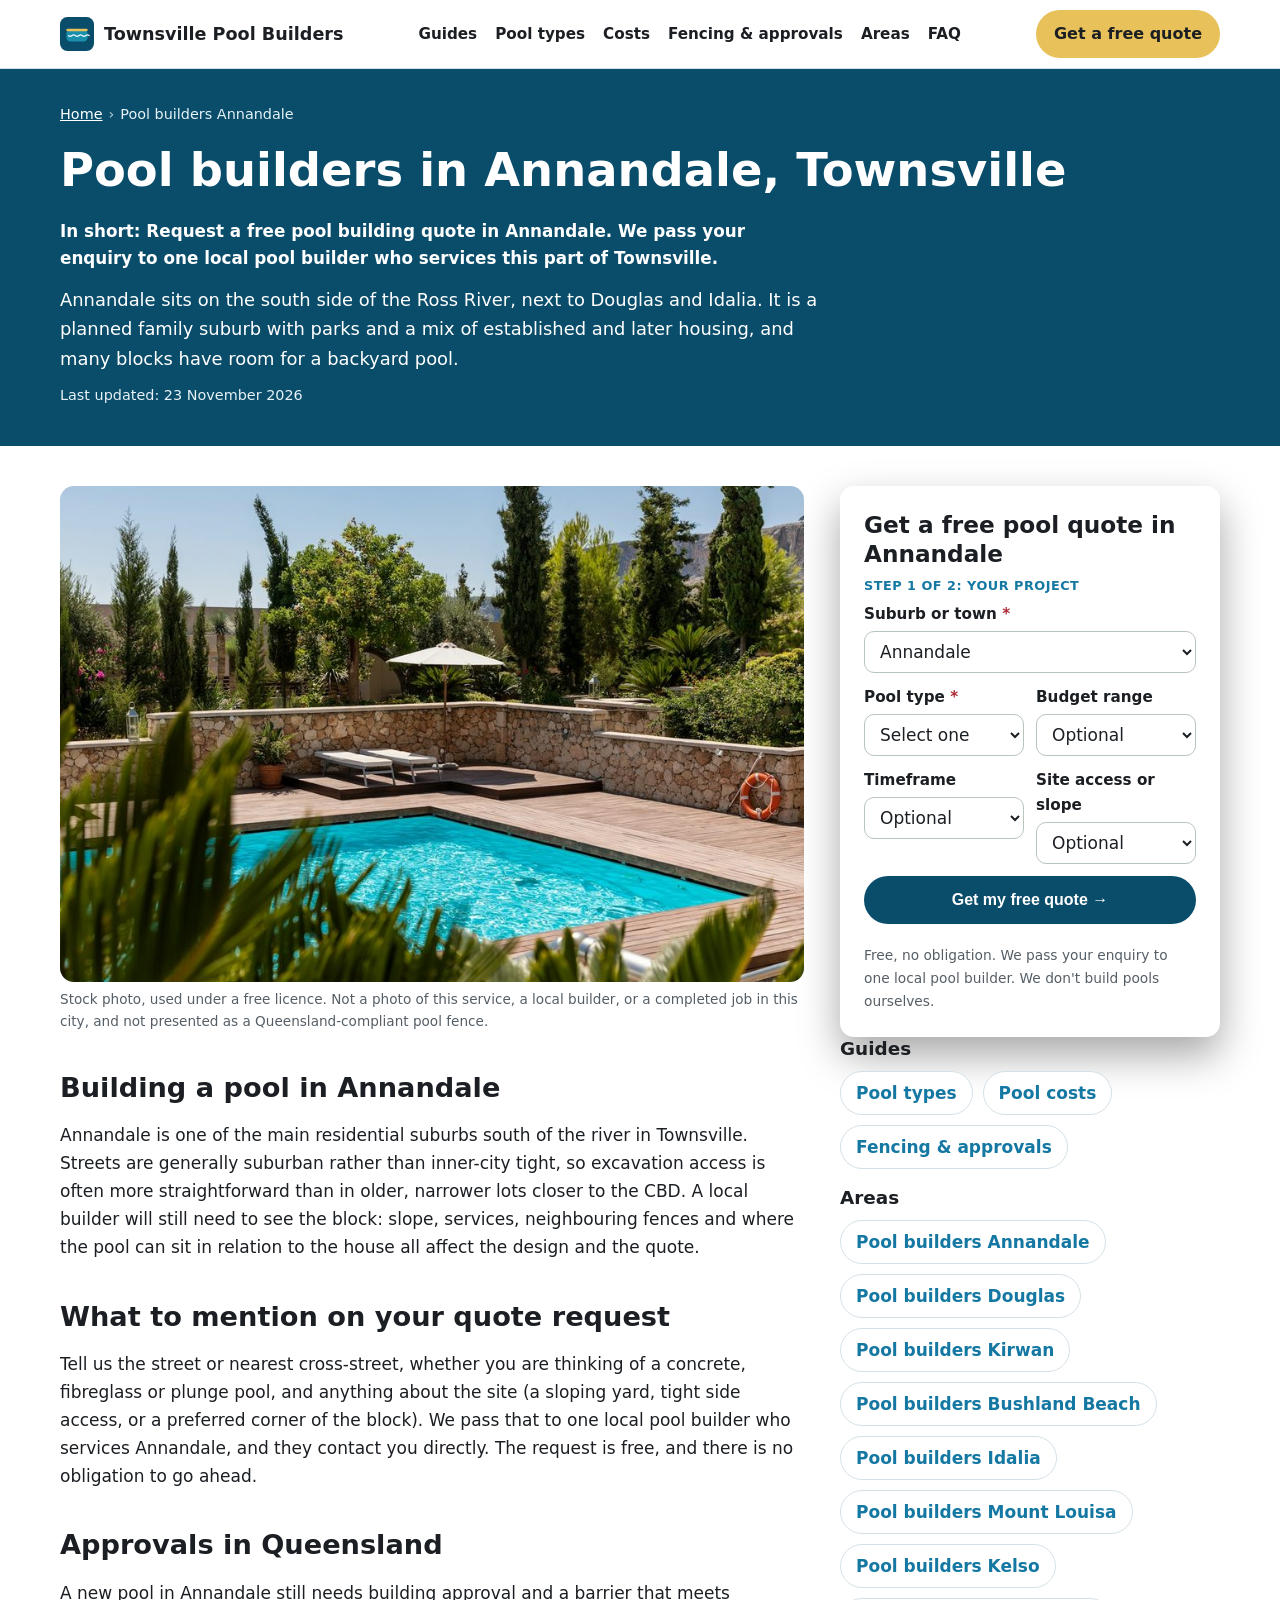
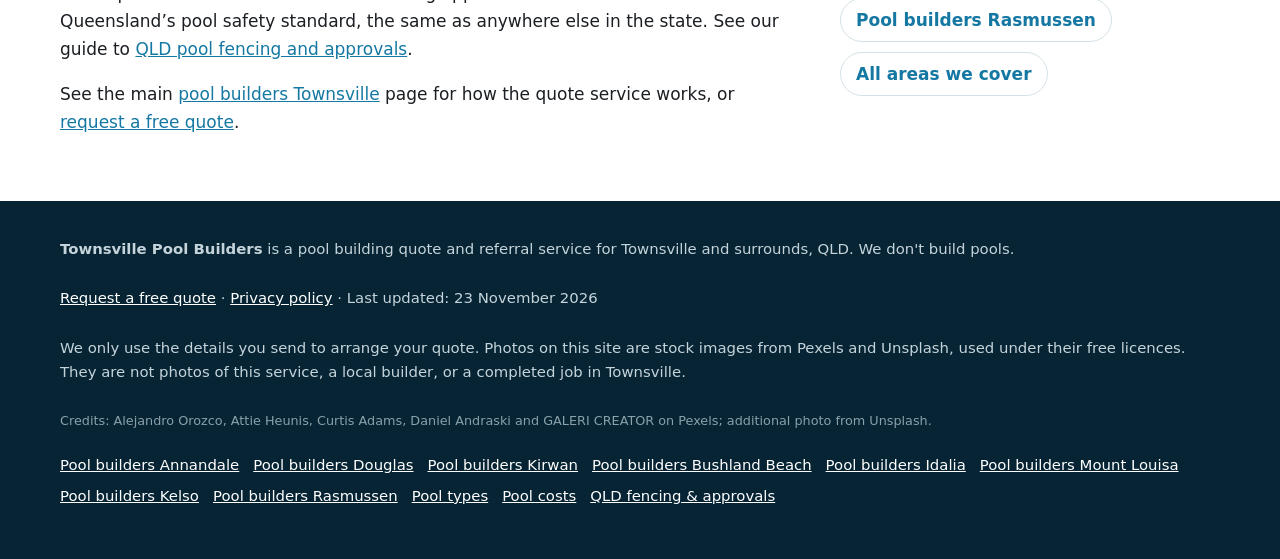
<file: pool-builders-annandale/index.html>
<!doctype html>
<html lang="en-AU">
<head>
<meta charset="utf-8">
<!-- Search Console verification meta tag goes here once the property is created -->
<meta name="viewport" content="width=device-width, initial-scale=1">
<title>Pool Builders Annandale | Free Pool Building Quotes, Townsville</title>
<meta name="description" content="Request a free pool building quote in Annandale. We pass your enquiry to one local pool builder who services this part of Townsville.">
<link rel="canonical" href="https://townsvillepoolbuilders.com.au/pool-builders-annandale/">
<link rel="icon" href="/favicon.svg" type="image/svg+xml">
<meta name="theme-color" content="#0a4d6b">
<meta property="og:type" content="article">
<meta property="og:locale" content="en_AU">
<meta property="og:site_name" content="Townsville Pool Builders">
<meta property="og:title" content="Pool Builders Annandale | Free Pool Building Quotes, Townsville">
<meta property="og:description" content="Request a free pool building quote in Annandale. We pass your enquiry to one local pool builder who services this part of Townsville.">
<meta property="og:url" content="https://townsvillepoolbuilders.com.au/pool-builders-annandale/">
<meta property="og:image" content="https://townsvillepoolbuilders.com.au/img/hero.jpg">
<meta name="twitter:card" content="summary_large_image">
<meta name="twitter:image" content="https://townsvillepoolbuilders.com.au/img/hero.jpg">
<script>document.documentElement.classList.add('js')</script>
<link rel="stylesheet" href="/styles.css">
<!-- GA4 Measurement ID G-B7RGBRR4SV -->
<script async src="https://www.googletagmanager.com/gtag/js?id=G-B7RGBRR4SV"></script>
<script>window.dataLayer=window.dataLayer||[];function gtag(){dataLayer.push(arguments);}gtag('js',new Date());gtag('config','G-B7RGBRR4SV');</script>
<script type="application/ld+json">
{
 "@context": "https://schema.org",
 "@type": "WebPage",
 "@id": "https://townsvillepoolbuilders.com.au/pool-builders-annandale/#webpage",
 "url": "https://townsvillepoolbuilders.com.au/pool-builders-annandale/",
 "name": "Pool Builders Annandale | Free Pool Building Quotes, Townsville",
 "description": "Request a free pool building quote in Annandale. We pass your enquiry to one local pool builder who services this part of Townsville.",
 "inLanguage": "en-AU",
 "dateModified": "2026-11-23",
 "isPartOf": { "@id": "https://townsvillepoolbuilders.com.au/#website" }
}
</script>
<script type="application/ld+json">
{
 "@context": "https://schema.org",
 "@type": "BreadcrumbList",
 "itemListElement": [
  { "@type": "ListItem", "position": 1, "name": "Home", "item": "https://townsvillepoolbuilders.com.au/" },
  { "@type": "ListItem", "position": 2, "name": "Pool Builders Annandale", "item": "https://townsvillepoolbuilders.com.au/pool-builders-annandale/" }
 ]
}
</script>
<script type="application/ld+json">
{
 "@context": "https://schema.org",
 "@type": "Service",
 "@id": "https://townsvillepoolbuilders.com.au/pool-builders-annandale/#service",
 "name": "Pool building quotes in Annandale",
 "serviceType": "Pool builder referral and quote service",
 "description": "Request a free pool building quote in Annandale. We pass your enquiry to one local pool builder who services this part of Townsville.",
 "url": "https://townsvillepoolbuilders.com.au/pool-builders-annandale/",
 "provider": { "@type": "Organization", "name": "Townsville Pool Builders", "url": "https://townsvillepoolbuilders.com.au/" },
 "areaServed": [ { "@type": "Place", "name": "Annandale, QLD" } ]
}
</script>


</head>
<body>
<a class="skip-link" href="#main">Skip to content</a>
<header class="site-header">
  <div class="wrap">
    <a class="brand" href="/" aria-label="Townsville Pool Builders home">
      <svg viewBox="0 0 64 64" aria-hidden="true"><rect width="64" height="64" rx="14" fill="#0a4d6b"/><rect x="12" y="24" width="40" height="22" rx="8" fill="#1a8fad"/><path d="M16 35c5 5 8-5 13 0s8-5 13 0 8-5 13 0" fill="none" stroke="#e8f6fb" stroke-width="2.4" stroke-linecap="round"/><rect x="12" y="22" width="40" height="5" rx="2" fill="#e8c15a"/></svg>
      Townsville Pool Builders
    </a>
    <nav class="nav" aria-label="Main">
      <a href="/#guides">Guides</a><a href="/pool-types/">Pool types</a><a href="/pool-costs/">Costs</a><a href="/qld-pool-fencing-approvals/">Fencing &amp; approvals</a><a href="/#areas">Areas</a><a href="/#faq">FAQ</a>
    </nav>
    <a class="btn btn-call header-call" href="#quote">Get a free quote</a>
  </div>
</header>
<main id="main">
<section class="page-hero" aria-labelledby="h1">
  <div class="wrap">
    <nav class="crumbs" aria-label="Breadcrumb"><ol><li><a href="https://townsvillepoolbuilders.com.au/">Home</a></li><li aria-current="page">Pool builders Annandale</li></ol></nav>
    <h1 id="h1">Pool builders in Annandale, Townsville</h1>
    <p class="summary">In short: Request a free pool building quote in Annandale. We pass your enquiry to one local pool builder who services this part of Townsville.</p>
    <p class="lead">Annandale sits on the south side of the Ross River, next to Douglas and Idalia. It is a planned family suburb with parks and a mix of established and later housing, and many blocks have room for a backyard pool.</p>
    <p class="updated">Last updated: 23 November 2026</p>
  </div>
</section>
<div class="wrap page-grid">
  <article class="page-body">
<figure><img src="/img/card-rect.jpg" width="1200" height="800" style="aspect-ratio:3/2;object-fit:cover" alt="Rectangular inground pool with a timber deck" decoding="async"><figcaption>Stock photo, used under a free licence. Not a photo of this service, a local builder, or a completed job in this city, and not presented as a Queensland-compliant pool fence.</figcaption></figure>

<h2>Building a pool in Annandale</h2>
<p>Annandale is one of the main residential suburbs south of the river in Townsville. Streets are generally suburban rather than inner-city tight, so excavation access is often more straightforward than in older, narrower lots closer to the CBD. A local builder will still need to see the block: slope, services, neighbouring fences and where the pool can sit in relation to the house all affect the design and the quote.</p>
<h2>What to mention on your quote request</h2>
<p>Tell us the street or nearest cross-street, whether you are thinking of a concrete, fibreglass or plunge pool, and anything about the site (a sloping yard, tight side access, or a preferred corner of the block). We pass that to one local pool builder who services Annandale, and they contact you directly. The request is free, and there is no obligation to go ahead.</p>
<h2>Approvals in Queensland</h2>
<p>A new pool in Annandale still needs building approval and a barrier that meets Queensland’s pool safety standard, the same as anywhere else in the state. See our guide to <a href="/qld-pool-fencing-approvals/">QLD pool fencing and approvals</a>.</p>

<p class="home-link">See the main <a href="/">pool builders Townsville</a> page for how the quote service works, or <a href="#quote">request a free quote</a>.</p>
  </article>
  <aside class="page-aside">
    <div class="hero-form-card" id="quote">
      <h2 id="quote-h">Get a free pool quote in Annandale</h2>
      <form class="quote-form two-step" id="quote-form" action="https://formsubmit.co/quotes@townsvillepoolbuilders.com.au" method="post" novalidate>
        <input type="hidden" name="_subject" value="New quote request – townsvillepoolbuilders.com.au">
        <input type="hidden" name="_captcha" value="true">
        <input type="hidden" name="_template" value="table">
        <input type="hidden" name="_next" value="https://townsvillepoolbuilders.com.au/thanks.html?lead=1">
        <input type="hidden" name="_autoresponse" value="Thanks for your pool building request. We&#x27;ve received it and are passing it to a local pool builder, who&#x27;ll be in touch shortly about your project.">
        <input type="text" name="_honey" style="display:none" tabindex="-1" autocomplete="off" aria-hidden="true">
        <input type="hidden" name="source" value="townsvillepoolbuilders.com.au">
        <input type="hidden" name="page" value="/pool-builders-annandale/">
        <fieldset class="step step-1">
          <legend class="step-label">Step 1 of 2: your project</legend>
          <div class="full"><label for="suburb">Suburb or town <span class="req" aria-hidden="true">*</span></label>
            <select id="suburb" name="suburb" required><option value="">Choose your suburb</option><option>Townsville City</option><option>North Ward</option><option>Belgian Gardens</option><option>South Townsville</option><option>Railway Estate</option><option>Hermit Park</option><option>Mundingburra</option><option>Pimlico</option><option>Aitkenvale</option><option selected>Annandale</option><option>Douglas</option><option>Idalia</option><option>Oonoonba</option><option>Wulguru</option><option>Stuart</option><option>Garbutt</option><option>Mount Louisa</option><option>Cranbrook</option><option>Heatley</option><option>Vincent</option><option>Gulliver</option><option>Currajong</option><option>West End</option><option>Hyde Park</option><option>Kirwan</option><option>Thuringowa Central</option><option>Condon</option><option>Rasmussen</option><option>Kelso</option><option>Deeragun</option><option>Bushland Beach</option><option>Burdell</option><option>Mount Low</option><option>Bohle Plains</option><option>Alice River</option><option value="Other">Other (tell us below)</option></select></div>
          <div class="full other-wrap"><label for="suburb_other">Other suburb or town</label><input id="suburb_other" name="suburb_other" type="text" autocomplete="address-level2"></div>
          <div><label for="pool_type">Pool type <span class="req" aria-hidden="true">*</span></label>
            <select id="pool_type" name="pool_type" required>
              <option value="">Select one</option>
              <option>Concrete</option>
              <option>Fibreglass</option>
              <option>Plunge</option>
              <option>Not sure</option>
            </select></div>
          <div><label for="budget">Budget range</label>
            <select id="budget" name="budget">
              <option value="">Optional</option>
              <option>Under $40,000</option>
              <option>$40,000–$70,000</option>
              <option>$70,000–$100,000</option>
              <option>$100,000–$150,000</option>
              <option>$150,000 or more</option>
              <option>Not sure / want advice</option>
            </select></div>
          <div><label for="timeframe">Timeframe</label>
            <select id="timeframe" name="timeframe">
              <option value="">Optional</option>
              <option>ASAP / within a month</option>
              <option>Next 1–3 months</option>
              <option>3–6 months</option>
              <option>6–12 months</option>
              <option>Just researching</option>
            </select></div>
          <div><label for="site">Site access or slope</label>
            <select id="site" name="site_access">
              <option value="">Optional</option>
              <option>Easy access, fairly level</option>
              <option>Narrow side access</option>
              <option>Sloping block</option>
              <option>Restricted access / tight site</option>
              <option>Not sure</option>
            </select></div>
          <div class="full js-only"><button class="btn btn-primary btn-block" type="button" id="to-step-2">Get my free quote →</button></div>
          <p class="microcopy full">Free, no obligation. We pass your enquiry to one local pool builder. We don't build pools ourselves.</p>
          <p class="form-error full" id="step1-error" role="alert" hidden>Please choose your suburb and pool type.</p>
        </fieldset>
        <fieldset class="step step-2" id="step-2">
          <legend class="step-label">Step 2 of 2: your details</legend>
          <div><label for="name">Name <span class="req" aria-hidden="true">*</span></label><input id="name" name="name" type="text" autocomplete="name" required></div>
          <div><label for="phone">Phone <span class="req" aria-hidden="true">*</span></label><input id="phone" name="phone" type="tel" autocomplete="tel" inputmode="tel" required></div>
          <div class="full"><label for="email">Email <span class="req" aria-hidden="true">*</span></label><input id="email" name="email" type="email" autocomplete="email" required></div>
          <div class="full"><label for="message">Anything else we should pass on?</label><textarea id="message" name="message" rows="2" placeholder="e.g. fibreglass family pool in Annandale, sloping backyard, want fencing included"></textarea></div>
          <p class="consent full">By sending this form you agree we can share your details with one local pool builder so they can quote for your project. See our <a href="/privacy.html">privacy policy</a>.</p>
          <div class="full step2-actions"><button class="btn btn-primary" type="submit">Send my quote request</button><button class="btn-link js-only" type="button" id="back-1">← Back</button></div>
        </fieldset>
      </form>
    </div>
    <h3>Guides</h3>
    <ul class="link-list"><li><a href="/pool-types/">Pool types</a></li><li><a href="/pool-costs/">Pool costs</a></li><li><a href="/qld-pool-fencing-approvals/">Fencing &amp; approvals</a></li></ul>
    <h3>Areas</h3>
    <ul class="link-list"><li><a href="/pool-builders-annandale/">Pool builders Annandale</a></li><li><a href="/pool-builders-douglas/">Pool builders Douglas</a></li><li><a href="/pool-builders-kirwan/">Pool builders Kirwan</a></li><li><a href="/pool-builders-bushland-beach/">Pool builders Bushland Beach</a></li><li><a href="/pool-builders-idalia/">Pool builders Idalia</a></li><li><a href="/pool-builders-mount-louisa/">Pool builders Mount Louisa</a></li><li><a href="/pool-builders-kelso/">Pool builders Kelso</a></li><li><a href="/pool-builders-rasmussen/">Pool builders Rasmussen</a></li><li><a href="/#areas">All areas we cover</a></li></ul>
  </aside>
</div>
</main>
<footer class="site-footer">
  <div class="wrap">
    <p><strong>Townsville Pool Builders</strong> is a pool building quote and referral service for Townsville and surrounds, QLD. We don't build pools.</p>
    <p><a href="#quote">Request a free quote</a> · <a href="/privacy.html">Privacy policy</a> · Last updated: 23 November 2026</p>
    <p>We only use the details you send to arrange your quote. Photos on this site are stock images from Pexels and Unsplash, used under their free licences. They are not photos of this service, a local builder, or a completed job in Townsville.</p>
    <p class="credit-line">Credits: Alejandro Orozco, Attie Heunis, Curtis Adams, Daniel Andraski and GALERI CREATOR on Pexels; additional photo from Unsplash.</p>
    <p class="footer-links"><a href="/pool-builders-annandale/">Pool builders Annandale</a> <a href="/pool-builders-douglas/">Pool builders Douglas</a> <a href="/pool-builders-kirwan/">Pool builders Kirwan</a> <a href="/pool-builders-bushland-beach/">Pool builders Bushland Beach</a> <a href="/pool-builders-idalia/">Pool builders Idalia</a> <a href="/pool-builders-mount-louisa/">Pool builders Mount Louisa</a> <a href="/pool-builders-kelso/">Pool builders Kelso</a> <a href="/pool-builders-rasmussen/">Pool builders Rasmussen</a> <a href="/pool-types/">Pool types</a> <a href="/pool-costs/">Pool costs</a> <a href="/qld-pool-fencing-approvals/">QLD fencing &amp; approvals</a></p>
  </div>
</footer>

<div class="mobile-call" aria-label="Quick contact">
  <a class="btn btn-call" href="#quote">Get a free quote</a>
</div>
<script src="/form.js" defer></script>
<script>(function(){var b=document.querySelector('.mobile-call'),q=document.getElementById('quote');if(!b||!q||!('IntersectionObserver' in window))return;new IntersectionObserver(function(e){b.classList.toggle('mc-off',e[0].isIntersecting)},{threshold:.15}).observe(q)})();</script>

</body>
</html>
</file>
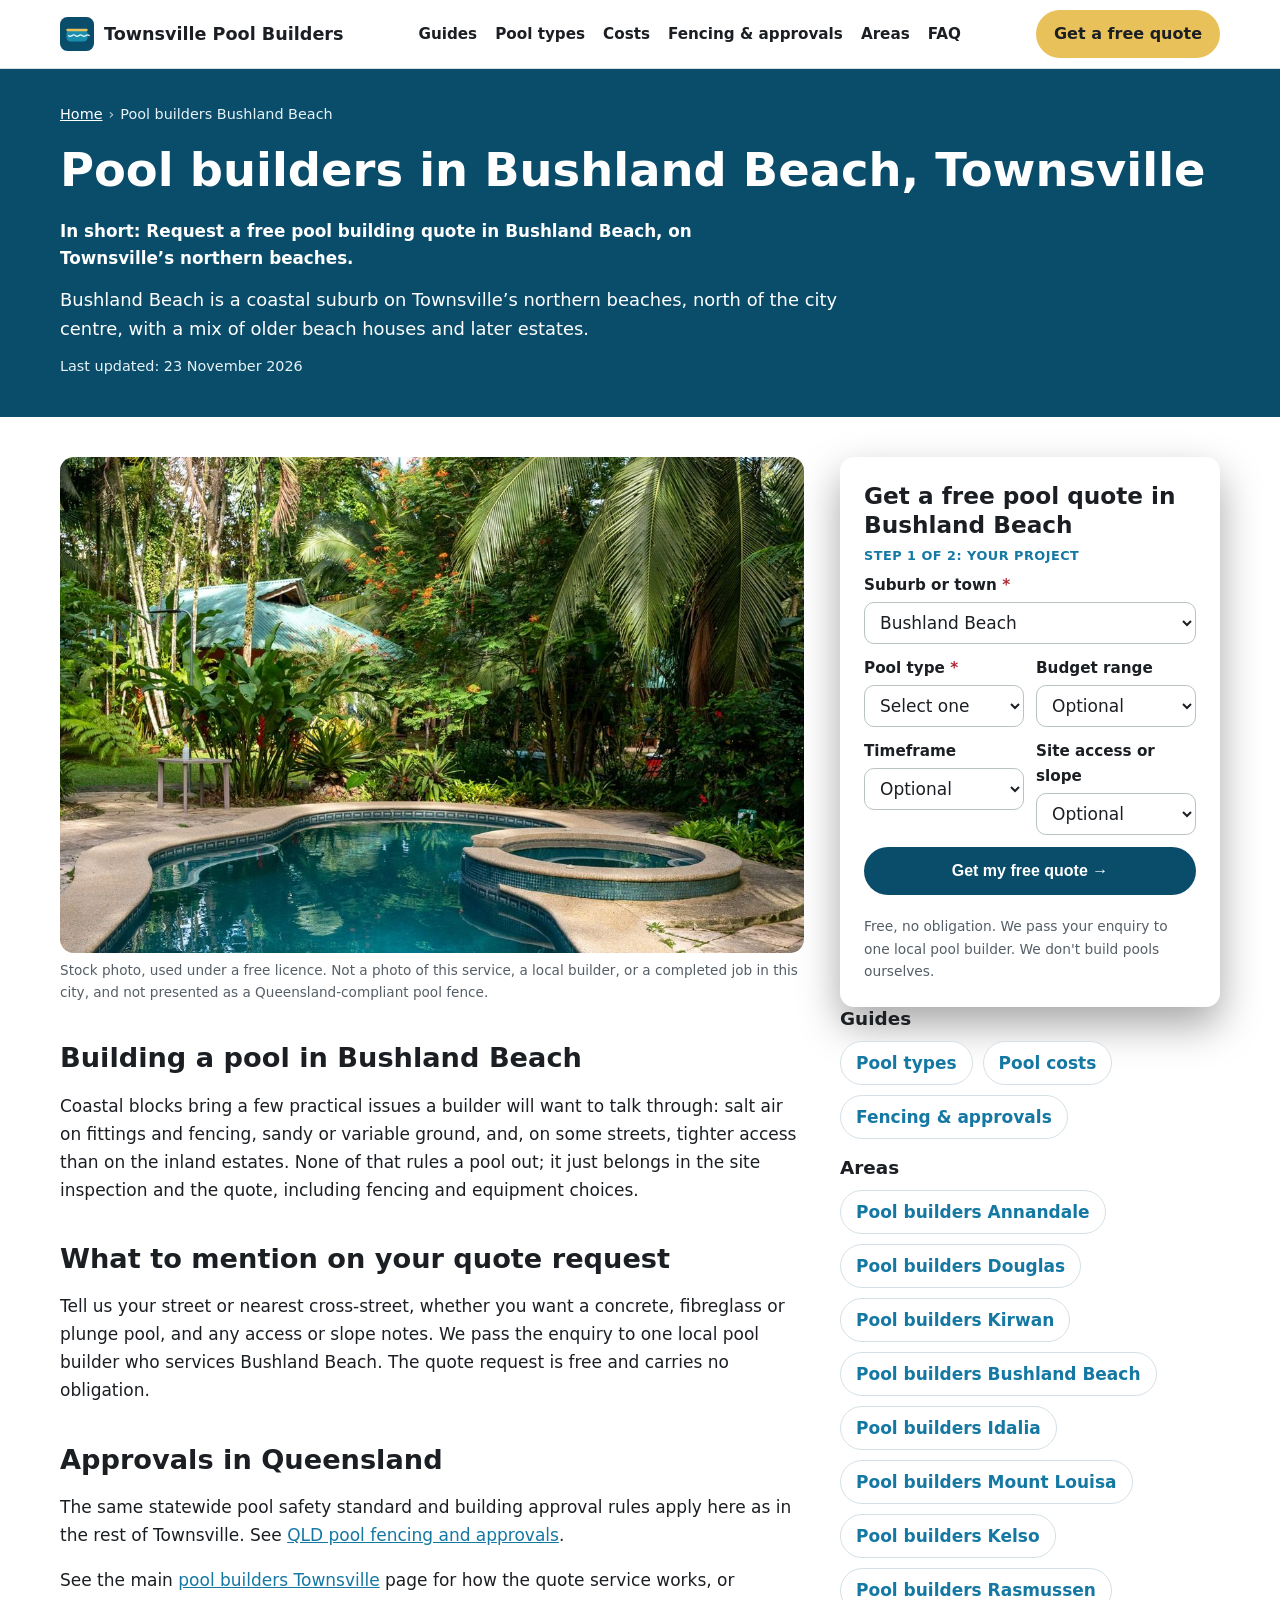
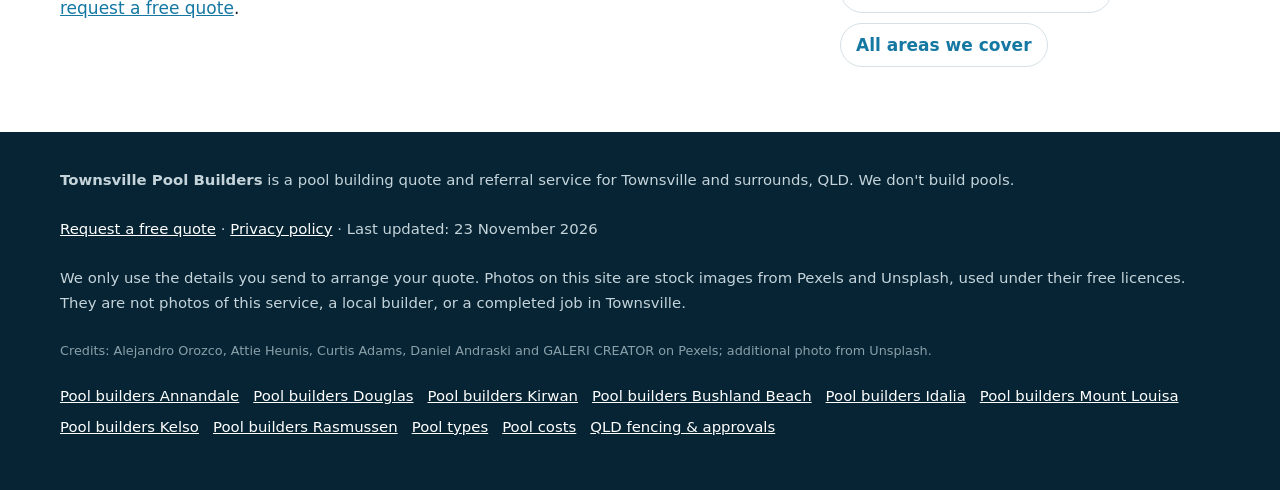
<file: pool-builders-bushland-beach/index.html>
<!doctype html>
<html lang="en-AU">
<head>
<meta charset="utf-8">
<!-- Search Console verification meta tag goes here once the property is created -->
<meta name="viewport" content="width=device-width, initial-scale=1">
<title>Pool Builders Bushland Beach | Free Pool Building Quotes, Townsville</title>
<meta name="description" content="Request a free pool building quote in Bushland Beach, on Townsville’s northern beaches.">
<link rel="canonical" href="https://townsvillepoolbuilders.com.au/pool-builders-bushland-beach/">
<link rel="icon" href="/favicon.svg" type="image/svg+xml">
<meta name="theme-color" content="#0a4d6b">
<meta property="og:type" content="article">
<meta property="og:locale" content="en_AU">
<meta property="og:site_name" content="Townsville Pool Builders">
<meta property="og:title" content="Pool Builders Bushland Beach | Free Pool Building Quotes, Townsville">
<meta property="og:description" content="Request a free pool building quote in Bushland Beach, on Townsville’s northern beaches.">
<meta property="og:url" content="https://townsvillepoolbuilders.com.au/pool-builders-bushland-beach/">
<meta property="og:image" content="https://townsvillepoolbuilders.com.au/img/hero.jpg">
<meta name="twitter:card" content="summary_large_image">
<meta name="twitter:image" content="https://townsvillepoolbuilders.com.au/img/hero.jpg">
<script>document.documentElement.classList.add('js')</script>
<link rel="stylesheet" href="/styles.css">
<!-- GA4 Measurement ID G-B7RGBRR4SV -->
<script async src="https://www.googletagmanager.com/gtag/js?id=G-B7RGBRR4SV"></script>
<script>window.dataLayer=window.dataLayer||[];function gtag(){dataLayer.push(arguments);}gtag('js',new Date());gtag('config','G-B7RGBRR4SV');</script>
<script type="application/ld+json">
{
 "@context": "https://schema.org",
 "@type": "WebPage",
 "@id": "https://townsvillepoolbuilders.com.au/pool-builders-bushland-beach/#webpage",
 "url": "https://townsvillepoolbuilders.com.au/pool-builders-bushland-beach/",
 "name": "Pool Builders Bushland Beach | Free Pool Building Quotes, Townsville",
 "description": "Request a free pool building quote in Bushland Beach, on Townsville’s northern beaches.",
 "inLanguage": "en-AU",
 "dateModified": "2026-11-23",
 "isPartOf": { "@id": "https://townsvillepoolbuilders.com.au/#website" }
}
</script>
<script type="application/ld+json">
{
 "@context": "https://schema.org",
 "@type": "BreadcrumbList",
 "itemListElement": [
  { "@type": "ListItem", "position": 1, "name": "Home", "item": "https://townsvillepoolbuilders.com.au/" },
  { "@type": "ListItem", "position": 2, "name": "Pool Builders Bushland Beach", "item": "https://townsvillepoolbuilders.com.au/pool-builders-bushland-beach/" }
 ]
}
</script>
<script type="application/ld+json">
{
 "@context": "https://schema.org",
 "@type": "Service",
 "@id": "https://townsvillepoolbuilders.com.au/pool-builders-bushland-beach/#service",
 "name": "Pool building quotes in Bushland Beach",
 "serviceType": "Pool builder referral and quote service",
 "description": "Request a free pool building quote in Bushland Beach, on Townsville’s northern beaches.",
 "url": "https://townsvillepoolbuilders.com.au/pool-builders-bushland-beach/",
 "provider": { "@type": "Organization", "name": "Townsville Pool Builders", "url": "https://townsvillepoolbuilders.com.au/" },
 "areaServed": [ { "@type": "Place", "name": "Bushland Beach, QLD" } ]
}
</script>


</head>
<body>
<a class="skip-link" href="#main">Skip to content</a>
<header class="site-header">
  <div class="wrap">
    <a class="brand" href="/" aria-label="Townsville Pool Builders home">
      <svg viewBox="0 0 64 64" aria-hidden="true"><rect width="64" height="64" rx="14" fill="#0a4d6b"/><rect x="12" y="24" width="40" height="22" rx="8" fill="#1a8fad"/><path d="M16 35c5 5 8-5 13 0s8-5 13 0 8-5 13 0" fill="none" stroke="#e8f6fb" stroke-width="2.4" stroke-linecap="round"/><rect x="12" y="22" width="40" height="5" rx="2" fill="#e8c15a"/></svg>
      Townsville Pool Builders
    </a>
    <nav class="nav" aria-label="Main">
      <a href="/#guides">Guides</a><a href="/pool-types/">Pool types</a><a href="/pool-costs/">Costs</a><a href="/qld-pool-fencing-approvals/">Fencing &amp; approvals</a><a href="/#areas">Areas</a><a href="/#faq">FAQ</a>
    </nav>
    <a class="btn btn-call header-call" href="#quote">Get a free quote</a>
  </div>
</header>
<main id="main">
<section class="page-hero" aria-labelledby="h1">
  <div class="wrap">
    <nav class="crumbs" aria-label="Breadcrumb"><ol><li><a href="https://townsvillepoolbuilders.com.au/">Home</a></li><li aria-current="page">Pool builders Bushland Beach</li></ol></nav>
    <h1 id="h1">Pool builders in Bushland Beach, Townsville</h1>
    <p class="summary">In short: Request a free pool building quote in Bushland Beach, on Townsville’s northern beaches.</p>
    <p class="lead">Bushland Beach is a coastal suburb on Townsville’s northern beaches, north of the city centre, with a mix of older beach houses and later estates.</p>
    <p class="updated">Last updated: 23 November 2026</p>
  </div>
</section>
<div class="wrap page-grid">
  <article class="page-body">
<figure><img src="/img/band.jpg" width="1200" height="800" style="aspect-ratio:3/2;object-fit:cover" alt="Freeform backyard pool among tropical plants" decoding="async"><figcaption>Stock photo, used under a free licence. Not a photo of this service, a local builder, or a completed job in this city, and not presented as a Queensland-compliant pool fence.</figcaption></figure>

<h2>Building a pool in Bushland Beach</h2>
<p>Coastal blocks bring a few practical issues a builder will want to talk through: salt air on fittings and fencing, sandy or variable ground, and, on some streets, tighter access than on the inland estates. None of that rules a pool out; it just belongs in the site inspection and the quote, including fencing and equipment choices.</p>
<h2>What to mention on your quote request</h2>
<p>Tell us your street or nearest cross-street, whether you want a concrete, fibreglass or plunge pool, and any access or slope notes. We pass the enquiry to one local pool builder who services Bushland Beach. The quote request is free and carries no obligation.</p>
<h2>Approvals in Queensland</h2>
<p>The same statewide pool safety standard and building approval rules apply here as in the rest of Townsville. See <a href="/qld-pool-fencing-approvals/">QLD pool fencing and approvals</a>.</p>

<p class="home-link">See the main <a href="/">pool builders Townsville</a> page for how the quote service works, or <a href="#quote">request a free quote</a>.</p>
  </article>
  <aside class="page-aside">
    <div class="hero-form-card" id="quote">
      <h2 id="quote-h">Get a free pool quote in Bushland Beach</h2>
      <form class="quote-form two-step" id="quote-form" action="https://formsubmit.co/quotes@townsvillepoolbuilders.com.au" method="post" novalidate>
        <input type="hidden" name="_subject" value="New quote request – townsvillepoolbuilders.com.au">
        <input type="hidden" name="_captcha" value="true">
        <input type="hidden" name="_template" value="table">
        <input type="hidden" name="_next" value="https://townsvillepoolbuilders.com.au/thanks.html?lead=1">
        <input type="hidden" name="_autoresponse" value="Thanks for your pool building request. We&#x27;ve received it and are passing it to a local pool builder, who&#x27;ll be in touch shortly about your project.">
        <input type="text" name="_honey" style="display:none" tabindex="-1" autocomplete="off" aria-hidden="true">
        <input type="hidden" name="source" value="townsvillepoolbuilders.com.au">
        <input type="hidden" name="page" value="/pool-builders-bushland-beach/">
        <fieldset class="step step-1">
          <legend class="step-label">Step 1 of 2: your project</legend>
          <div class="full"><label for="suburb">Suburb or town <span class="req" aria-hidden="true">*</span></label>
            <select id="suburb" name="suburb" required><option value="">Choose your suburb</option><option>Townsville City</option><option>North Ward</option><option>Belgian Gardens</option><option>South Townsville</option><option>Railway Estate</option><option>Hermit Park</option><option>Mundingburra</option><option>Pimlico</option><option>Aitkenvale</option><option>Annandale</option><option>Douglas</option><option>Idalia</option><option>Oonoonba</option><option>Wulguru</option><option>Stuart</option><option>Garbutt</option><option>Mount Louisa</option><option>Cranbrook</option><option>Heatley</option><option>Vincent</option><option>Gulliver</option><option>Currajong</option><option>West End</option><option>Hyde Park</option><option>Kirwan</option><option>Thuringowa Central</option><option>Condon</option><option>Rasmussen</option><option>Kelso</option><option>Deeragun</option><option selected>Bushland Beach</option><option>Burdell</option><option>Mount Low</option><option>Bohle Plains</option><option>Alice River</option><option value="Other">Other (tell us below)</option></select></div>
          <div class="full other-wrap"><label for="suburb_other">Other suburb or town</label><input id="suburb_other" name="suburb_other" type="text" autocomplete="address-level2"></div>
          <div><label for="pool_type">Pool type <span class="req" aria-hidden="true">*</span></label>
            <select id="pool_type" name="pool_type" required>
              <option value="">Select one</option>
              <option>Concrete</option>
              <option>Fibreglass</option>
              <option>Plunge</option>
              <option>Not sure</option>
            </select></div>
          <div><label for="budget">Budget range</label>
            <select id="budget" name="budget">
              <option value="">Optional</option>
              <option>Under $40,000</option>
              <option>$40,000–$70,000</option>
              <option>$70,000–$100,000</option>
              <option>$100,000–$150,000</option>
              <option>$150,000 or more</option>
              <option>Not sure / want advice</option>
            </select></div>
          <div><label for="timeframe">Timeframe</label>
            <select id="timeframe" name="timeframe">
              <option value="">Optional</option>
              <option>ASAP / within a month</option>
              <option>Next 1–3 months</option>
              <option>3–6 months</option>
              <option>6–12 months</option>
              <option>Just researching</option>
            </select></div>
          <div><label for="site">Site access or slope</label>
            <select id="site" name="site_access">
              <option value="">Optional</option>
              <option>Easy access, fairly level</option>
              <option>Narrow side access</option>
              <option>Sloping block</option>
              <option>Restricted access / tight site</option>
              <option>Not sure</option>
            </select></div>
          <div class="full js-only"><button class="btn btn-primary btn-block" type="button" id="to-step-2">Get my free quote →</button></div>
          <p class="microcopy full">Free, no obligation. We pass your enquiry to one local pool builder. We don't build pools ourselves.</p>
          <p class="form-error full" id="step1-error" role="alert" hidden>Please choose your suburb and pool type.</p>
        </fieldset>
        <fieldset class="step step-2" id="step-2">
          <legend class="step-label">Step 2 of 2: your details</legend>
          <div><label for="name">Name <span class="req" aria-hidden="true">*</span></label><input id="name" name="name" type="text" autocomplete="name" required></div>
          <div><label for="phone">Phone <span class="req" aria-hidden="true">*</span></label><input id="phone" name="phone" type="tel" autocomplete="tel" inputmode="tel" required></div>
          <div class="full"><label for="email">Email <span class="req" aria-hidden="true">*</span></label><input id="email" name="email" type="email" autocomplete="email" required></div>
          <div class="full"><label for="message">Anything else we should pass on?</label><textarea id="message" name="message" rows="2" placeholder="e.g. fibreglass family pool in Annandale, sloping backyard, want fencing included"></textarea></div>
          <p class="consent full">By sending this form you agree we can share your details with one local pool builder so they can quote for your project. See our <a href="/privacy.html">privacy policy</a>.</p>
          <div class="full step2-actions"><button class="btn btn-primary" type="submit">Send my quote request</button><button class="btn-link js-only" type="button" id="back-1">← Back</button></div>
        </fieldset>
      </form>
    </div>
    <h3>Guides</h3>
    <ul class="link-list"><li><a href="/pool-types/">Pool types</a></li><li><a href="/pool-costs/">Pool costs</a></li><li><a href="/qld-pool-fencing-approvals/">Fencing &amp; approvals</a></li></ul>
    <h3>Areas</h3>
    <ul class="link-list"><li><a href="/pool-builders-annandale/">Pool builders Annandale</a></li><li><a href="/pool-builders-douglas/">Pool builders Douglas</a></li><li><a href="/pool-builders-kirwan/">Pool builders Kirwan</a></li><li><a href="/pool-builders-bushland-beach/">Pool builders Bushland Beach</a></li><li><a href="/pool-builders-idalia/">Pool builders Idalia</a></li><li><a href="/pool-builders-mount-louisa/">Pool builders Mount Louisa</a></li><li><a href="/pool-builders-kelso/">Pool builders Kelso</a></li><li><a href="/pool-builders-rasmussen/">Pool builders Rasmussen</a></li><li><a href="/#areas">All areas we cover</a></li></ul>
  </aside>
</div>
</main>
<footer class="site-footer">
  <div class="wrap">
    <p><strong>Townsville Pool Builders</strong> is a pool building quote and referral service for Townsville and surrounds, QLD. We don't build pools.</p>
    <p><a href="#quote">Request a free quote</a> · <a href="/privacy.html">Privacy policy</a> · Last updated: 23 November 2026</p>
    <p>We only use the details you send to arrange your quote. Photos on this site are stock images from Pexels and Unsplash, used under their free licences. They are not photos of this service, a local builder, or a completed job in Townsville.</p>
    <p class="credit-line">Credits: Alejandro Orozco, Attie Heunis, Curtis Adams, Daniel Andraski and GALERI CREATOR on Pexels; additional photo from Unsplash.</p>
    <p class="footer-links"><a href="/pool-builders-annandale/">Pool builders Annandale</a> <a href="/pool-builders-douglas/">Pool builders Douglas</a> <a href="/pool-builders-kirwan/">Pool builders Kirwan</a> <a href="/pool-builders-bushland-beach/">Pool builders Bushland Beach</a> <a href="/pool-builders-idalia/">Pool builders Idalia</a> <a href="/pool-builders-mount-louisa/">Pool builders Mount Louisa</a> <a href="/pool-builders-kelso/">Pool builders Kelso</a> <a href="/pool-builders-rasmussen/">Pool builders Rasmussen</a> <a href="/pool-types/">Pool types</a> <a href="/pool-costs/">Pool costs</a> <a href="/qld-pool-fencing-approvals/">QLD fencing &amp; approvals</a></p>
  </div>
</footer>

<div class="mobile-call" aria-label="Quick contact">
  <a class="btn btn-call" href="#quote">Get a free quote</a>
</div>
<script src="/form.js" defer></script>
<script>(function(){var b=document.querySelector('.mobile-call'),q=document.getElementById('quote');if(!b||!q||!('IntersectionObserver' in window))return;new IntersectionObserver(function(e){b.classList.toggle('mc-off',e[0].isIntersecting)},{threshold:.15}).observe(q)})();</script>

</body>
</html>
</file>
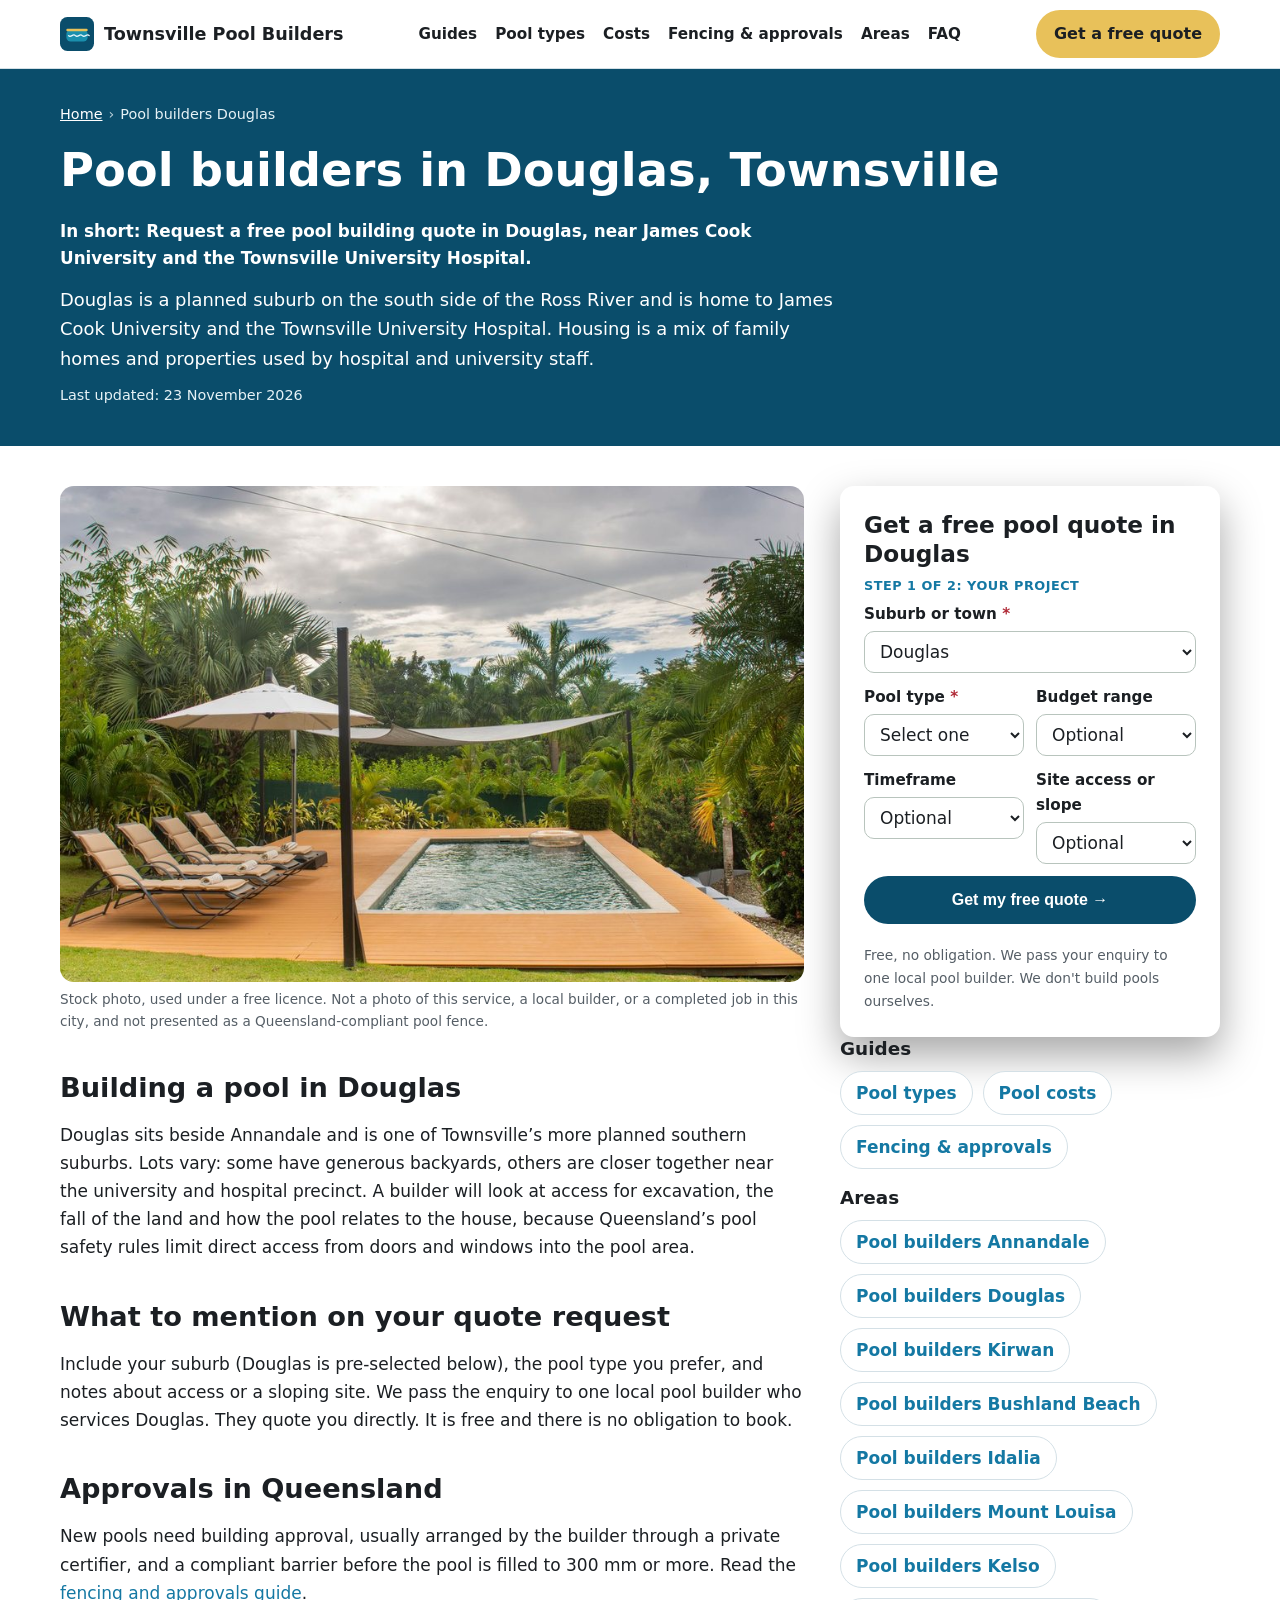
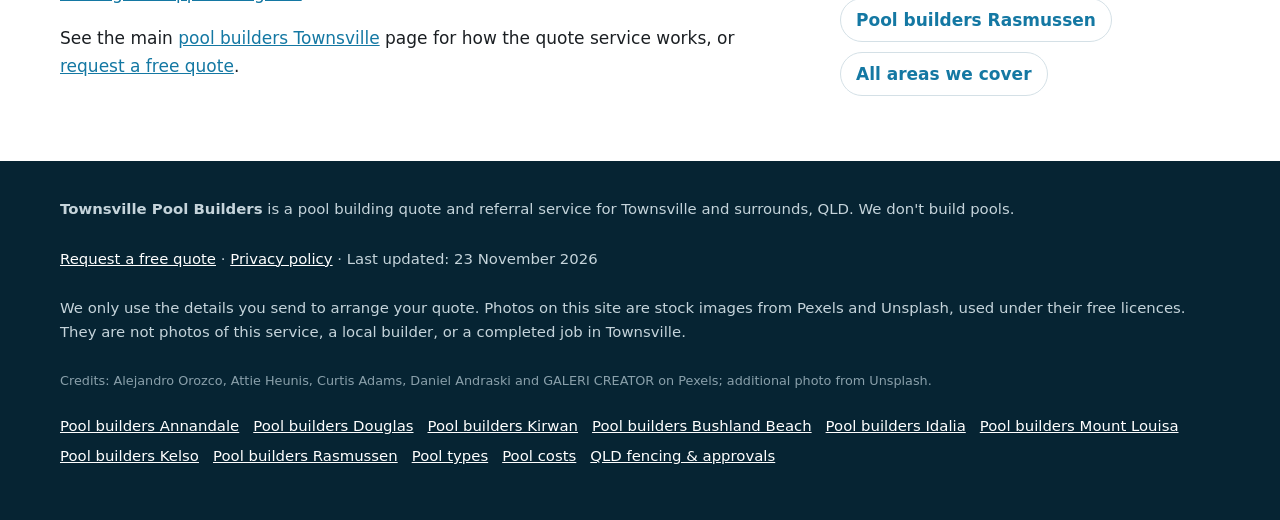
<file: pool-builders-douglas/index.html>
<!doctype html>
<html lang="en-AU">
<head>
<meta charset="utf-8">
<!-- Search Console verification meta tag goes here once the property is created -->
<meta name="viewport" content="width=device-width, initial-scale=1">
<title>Pool Builders Douglas | Free Pool Building Quotes, Townsville</title>
<meta name="description" content="Request a free pool building quote in Douglas, near James Cook University and the Townsville University Hospital.">
<link rel="canonical" href="https://townsvillepoolbuilders.com.au/pool-builders-douglas/">
<link rel="icon" href="/favicon.svg" type="image/svg+xml">
<meta name="theme-color" content="#0a4d6b">
<meta property="og:type" content="article">
<meta property="og:locale" content="en_AU">
<meta property="og:site_name" content="Townsville Pool Builders">
<meta property="og:title" content="Pool Builders Douglas | Free Pool Building Quotes, Townsville">
<meta property="og:description" content="Request a free pool building quote in Douglas, near James Cook University and the Townsville University Hospital.">
<meta property="og:url" content="https://townsvillepoolbuilders.com.au/pool-builders-douglas/">
<meta property="og:image" content="https://townsvillepoolbuilders.com.au/img/hero.jpg">
<meta name="twitter:card" content="summary_large_image">
<meta name="twitter:image" content="https://townsvillepoolbuilders.com.au/img/hero.jpg">
<script>document.documentElement.classList.add('js')</script>
<link rel="stylesheet" href="/styles.css">
<!-- GA4 Measurement ID G-B7RGBRR4SV -->
<script async src="https://www.googletagmanager.com/gtag/js?id=G-B7RGBRR4SV"></script>
<script>window.dataLayer=window.dataLayer||[];function gtag(){dataLayer.push(arguments);}gtag('js',new Date());gtag('config','G-B7RGBRR4SV');</script>
<script type="application/ld+json">
{
 "@context": "https://schema.org",
 "@type": "WebPage",
 "@id": "https://townsvillepoolbuilders.com.au/pool-builders-douglas/#webpage",
 "url": "https://townsvillepoolbuilders.com.au/pool-builders-douglas/",
 "name": "Pool Builders Douglas | Free Pool Building Quotes, Townsville",
 "description": "Request a free pool building quote in Douglas, near James Cook University and the Townsville University Hospital.",
 "inLanguage": "en-AU",
 "dateModified": "2026-11-23",
 "isPartOf": { "@id": "https://townsvillepoolbuilders.com.au/#website" }
}
</script>
<script type="application/ld+json">
{
 "@context": "https://schema.org",
 "@type": "BreadcrumbList",
 "itemListElement": [
  { "@type": "ListItem", "position": 1, "name": "Home", "item": "https://townsvillepoolbuilders.com.au/" },
  { "@type": "ListItem", "position": 2, "name": "Pool Builders Douglas", "item": "https://townsvillepoolbuilders.com.au/pool-builders-douglas/" }
 ]
}
</script>
<script type="application/ld+json">
{
 "@context": "https://schema.org",
 "@type": "Service",
 "@id": "https://townsvillepoolbuilders.com.au/pool-builders-douglas/#service",
 "name": "Pool building quotes in Douglas",
 "serviceType": "Pool builder referral and quote service",
 "description": "Request a free pool building quote in Douglas, near James Cook University and the Townsville University Hospital.",
 "url": "https://townsvillepoolbuilders.com.au/pool-builders-douglas/",
 "provider": { "@type": "Organization", "name": "Townsville Pool Builders", "url": "https://townsvillepoolbuilders.com.au/" },
 "areaServed": [ { "@type": "Place", "name": "Douglas, QLD" } ]
}
</script>


</head>
<body>
<a class="skip-link" href="#main">Skip to content</a>
<header class="site-header">
  <div class="wrap">
    <a class="brand" href="/" aria-label="Townsville Pool Builders home">
      <svg viewBox="0 0 64 64" aria-hidden="true"><rect width="64" height="64" rx="14" fill="#0a4d6b"/><rect x="12" y="24" width="40" height="22" rx="8" fill="#1a8fad"/><path d="M16 35c5 5 8-5 13 0s8-5 13 0 8-5 13 0" fill="none" stroke="#e8f6fb" stroke-width="2.4" stroke-linecap="round"/><rect x="12" y="22" width="40" height="5" rx="2" fill="#e8c15a"/></svg>
      Townsville Pool Builders
    </a>
    <nav class="nav" aria-label="Main">
      <a href="/#guides">Guides</a><a href="/pool-types/">Pool types</a><a href="/pool-costs/">Costs</a><a href="/qld-pool-fencing-approvals/">Fencing &amp; approvals</a><a href="/#areas">Areas</a><a href="/#faq">FAQ</a>
    </nav>
    <a class="btn btn-call header-call" href="#quote">Get a free quote</a>
  </div>
</header>
<main id="main">
<section class="page-hero" aria-labelledby="h1">
  <div class="wrap">
    <nav class="crumbs" aria-label="Breadcrumb"><ol><li><a href="https://townsvillepoolbuilders.com.au/">Home</a></li><li aria-current="page">Pool builders Douglas</li></ol></nav>
    <h1 id="h1">Pool builders in Douglas, Townsville</h1>
    <p class="summary">In short: Request a free pool building quote in Douglas, near James Cook University and the Townsville University Hospital.</p>
    <p class="lead">Douglas is a planned suburb on the south side of the Ross River and is home to James Cook University and the Townsville University Hospital. Housing is a mix of family homes and properties used by hospital and university staff.</p>
    <p class="updated">Last updated: 23 November 2026</p>
  </div>
</section>
<div class="wrap page-grid">
  <article class="page-body">
<figure><img src="/img/type-fibreglass.jpg" width="1200" height="800" style="aspect-ratio:3/2;object-fit:cover" alt="Inground pool with a timber deck and tropical planting" decoding="async"><figcaption>Stock photo, used under a free licence. Not a photo of this service, a local builder, or a completed job in this city, and not presented as a Queensland-compliant pool fence.</figcaption></figure>

<h2>Building a pool in Douglas</h2>
<p>Douglas sits beside Annandale and is one of Townsville’s more planned southern suburbs. Lots vary: some have generous backyards, others are closer together near the university and hospital precinct. A builder will look at access for excavation, the fall of the land and how the pool relates to the house, because Queensland’s pool safety rules limit direct access from doors and windows into the pool area.</p>
<h2>What to mention on your quote request</h2>
<p>Include your suburb (Douglas is pre-selected below), the pool type you prefer, and notes about access or a sloping site. We pass the enquiry to one local pool builder who services Douglas. They quote you directly. It is free and there is no obligation to book.</p>
<h2>Approvals in Queensland</h2>
<p>New pools need building approval, usually arranged by the builder through a private certifier, and a compliant barrier before the pool is filled to 300 mm or more. Read the <a href="/qld-pool-fencing-approvals/">fencing and approvals guide</a>.</p>

<p class="home-link">See the main <a href="/">pool builders Townsville</a> page for how the quote service works, or <a href="#quote">request a free quote</a>.</p>
  </article>
  <aside class="page-aside">
    <div class="hero-form-card" id="quote">
      <h2 id="quote-h">Get a free pool quote in Douglas</h2>
      <form class="quote-form two-step" id="quote-form" action="https://formsubmit.co/quotes@townsvillepoolbuilders.com.au" method="post" novalidate>
        <input type="hidden" name="_subject" value="New quote request – townsvillepoolbuilders.com.au">
        <input type="hidden" name="_captcha" value="true">
        <input type="hidden" name="_template" value="table">
        <input type="hidden" name="_next" value="https://townsvillepoolbuilders.com.au/thanks.html?lead=1">
        <input type="hidden" name="_autoresponse" value="Thanks for your pool building request. We&#x27;ve received it and are passing it to a local pool builder, who&#x27;ll be in touch shortly about your project.">
        <input type="text" name="_honey" style="display:none" tabindex="-1" autocomplete="off" aria-hidden="true">
        <input type="hidden" name="source" value="townsvillepoolbuilders.com.au">
        <input type="hidden" name="page" value="/pool-builders-douglas/">
        <fieldset class="step step-1">
          <legend class="step-label">Step 1 of 2: your project</legend>
          <div class="full"><label for="suburb">Suburb or town <span class="req" aria-hidden="true">*</span></label>
            <select id="suburb" name="suburb" required><option value="">Choose your suburb</option><option>Townsville City</option><option>North Ward</option><option>Belgian Gardens</option><option>South Townsville</option><option>Railway Estate</option><option>Hermit Park</option><option>Mundingburra</option><option>Pimlico</option><option>Aitkenvale</option><option>Annandale</option><option selected>Douglas</option><option>Idalia</option><option>Oonoonba</option><option>Wulguru</option><option>Stuart</option><option>Garbutt</option><option>Mount Louisa</option><option>Cranbrook</option><option>Heatley</option><option>Vincent</option><option>Gulliver</option><option>Currajong</option><option>West End</option><option>Hyde Park</option><option>Kirwan</option><option>Thuringowa Central</option><option>Condon</option><option>Rasmussen</option><option>Kelso</option><option>Deeragun</option><option>Bushland Beach</option><option>Burdell</option><option>Mount Low</option><option>Bohle Plains</option><option>Alice River</option><option value="Other">Other (tell us below)</option></select></div>
          <div class="full other-wrap"><label for="suburb_other">Other suburb or town</label><input id="suburb_other" name="suburb_other" type="text" autocomplete="address-level2"></div>
          <div><label for="pool_type">Pool type <span class="req" aria-hidden="true">*</span></label>
            <select id="pool_type" name="pool_type" required>
              <option value="">Select one</option>
              <option>Concrete</option>
              <option>Fibreglass</option>
              <option>Plunge</option>
              <option>Not sure</option>
            </select></div>
          <div><label for="budget">Budget range</label>
            <select id="budget" name="budget">
              <option value="">Optional</option>
              <option>Under $40,000</option>
              <option>$40,000–$70,000</option>
              <option>$70,000–$100,000</option>
              <option>$100,000–$150,000</option>
              <option>$150,000 or more</option>
              <option>Not sure / want advice</option>
            </select></div>
          <div><label for="timeframe">Timeframe</label>
            <select id="timeframe" name="timeframe">
              <option value="">Optional</option>
              <option>ASAP / within a month</option>
              <option>Next 1–3 months</option>
              <option>3–6 months</option>
              <option>6–12 months</option>
              <option>Just researching</option>
            </select></div>
          <div><label for="site">Site access or slope</label>
            <select id="site" name="site_access">
              <option value="">Optional</option>
              <option>Easy access, fairly level</option>
              <option>Narrow side access</option>
              <option>Sloping block</option>
              <option>Restricted access / tight site</option>
              <option>Not sure</option>
            </select></div>
          <div class="full js-only"><button class="btn btn-primary btn-block" type="button" id="to-step-2">Get my free quote →</button></div>
          <p class="microcopy full">Free, no obligation. We pass your enquiry to one local pool builder. We don't build pools ourselves.</p>
          <p class="form-error full" id="step1-error" role="alert" hidden>Please choose your suburb and pool type.</p>
        </fieldset>
        <fieldset class="step step-2" id="step-2">
          <legend class="step-label">Step 2 of 2: your details</legend>
          <div><label for="name">Name <span class="req" aria-hidden="true">*</span></label><input id="name" name="name" type="text" autocomplete="name" required></div>
          <div><label for="phone">Phone <span class="req" aria-hidden="true">*</span></label><input id="phone" name="phone" type="tel" autocomplete="tel" inputmode="tel" required></div>
          <div class="full"><label for="email">Email <span class="req" aria-hidden="true">*</span></label><input id="email" name="email" type="email" autocomplete="email" required></div>
          <div class="full"><label for="message">Anything else we should pass on?</label><textarea id="message" name="message" rows="2" placeholder="e.g. fibreglass family pool in Annandale, sloping backyard, want fencing included"></textarea></div>
          <p class="consent full">By sending this form you agree we can share your details with one local pool builder so they can quote for your project. See our <a href="/privacy.html">privacy policy</a>.</p>
          <div class="full step2-actions"><button class="btn btn-primary" type="submit">Send my quote request</button><button class="btn-link js-only" type="button" id="back-1">← Back</button></div>
        </fieldset>
      </form>
    </div>
    <h3>Guides</h3>
    <ul class="link-list"><li><a href="/pool-types/">Pool types</a></li><li><a href="/pool-costs/">Pool costs</a></li><li><a href="/qld-pool-fencing-approvals/">Fencing &amp; approvals</a></li></ul>
    <h3>Areas</h3>
    <ul class="link-list"><li><a href="/pool-builders-annandale/">Pool builders Annandale</a></li><li><a href="/pool-builders-douglas/">Pool builders Douglas</a></li><li><a href="/pool-builders-kirwan/">Pool builders Kirwan</a></li><li><a href="/pool-builders-bushland-beach/">Pool builders Bushland Beach</a></li><li><a href="/pool-builders-idalia/">Pool builders Idalia</a></li><li><a href="/pool-builders-mount-louisa/">Pool builders Mount Louisa</a></li><li><a href="/pool-builders-kelso/">Pool builders Kelso</a></li><li><a href="/pool-builders-rasmussen/">Pool builders Rasmussen</a></li><li><a href="/#areas">All areas we cover</a></li></ul>
  </aside>
</div>
</main>
<footer class="site-footer">
  <div class="wrap">
    <p><strong>Townsville Pool Builders</strong> is a pool building quote and referral service for Townsville and surrounds, QLD. We don't build pools.</p>
    <p><a href="#quote">Request a free quote</a> · <a href="/privacy.html">Privacy policy</a> · Last updated: 23 November 2026</p>
    <p>We only use the details you send to arrange your quote. Photos on this site are stock images from Pexels and Unsplash, used under their free licences. They are not photos of this service, a local builder, or a completed job in Townsville.</p>
    <p class="credit-line">Credits: Alejandro Orozco, Attie Heunis, Curtis Adams, Daniel Andraski and GALERI CREATOR on Pexels; additional photo from Unsplash.</p>
    <p class="footer-links"><a href="/pool-builders-annandale/">Pool builders Annandale</a> <a href="/pool-builders-douglas/">Pool builders Douglas</a> <a href="/pool-builders-kirwan/">Pool builders Kirwan</a> <a href="/pool-builders-bushland-beach/">Pool builders Bushland Beach</a> <a href="/pool-builders-idalia/">Pool builders Idalia</a> <a href="/pool-builders-mount-louisa/">Pool builders Mount Louisa</a> <a href="/pool-builders-kelso/">Pool builders Kelso</a> <a href="/pool-builders-rasmussen/">Pool builders Rasmussen</a> <a href="/pool-types/">Pool types</a> <a href="/pool-costs/">Pool costs</a> <a href="/qld-pool-fencing-approvals/">QLD fencing &amp; approvals</a></p>
  </div>
</footer>

<div class="mobile-call" aria-label="Quick contact">
  <a class="btn btn-call" href="#quote">Get a free quote</a>
</div>
<script src="/form.js" defer></script>
<script>(function(){var b=document.querySelector('.mobile-call'),q=document.getElementById('quote');if(!b||!q||!('IntersectionObserver' in window))return;new IntersectionObserver(function(e){b.classList.toggle('mc-off',e[0].isIntersecting)},{threshold:.15}).observe(q)})();</script>

</body>
</html>
</file>
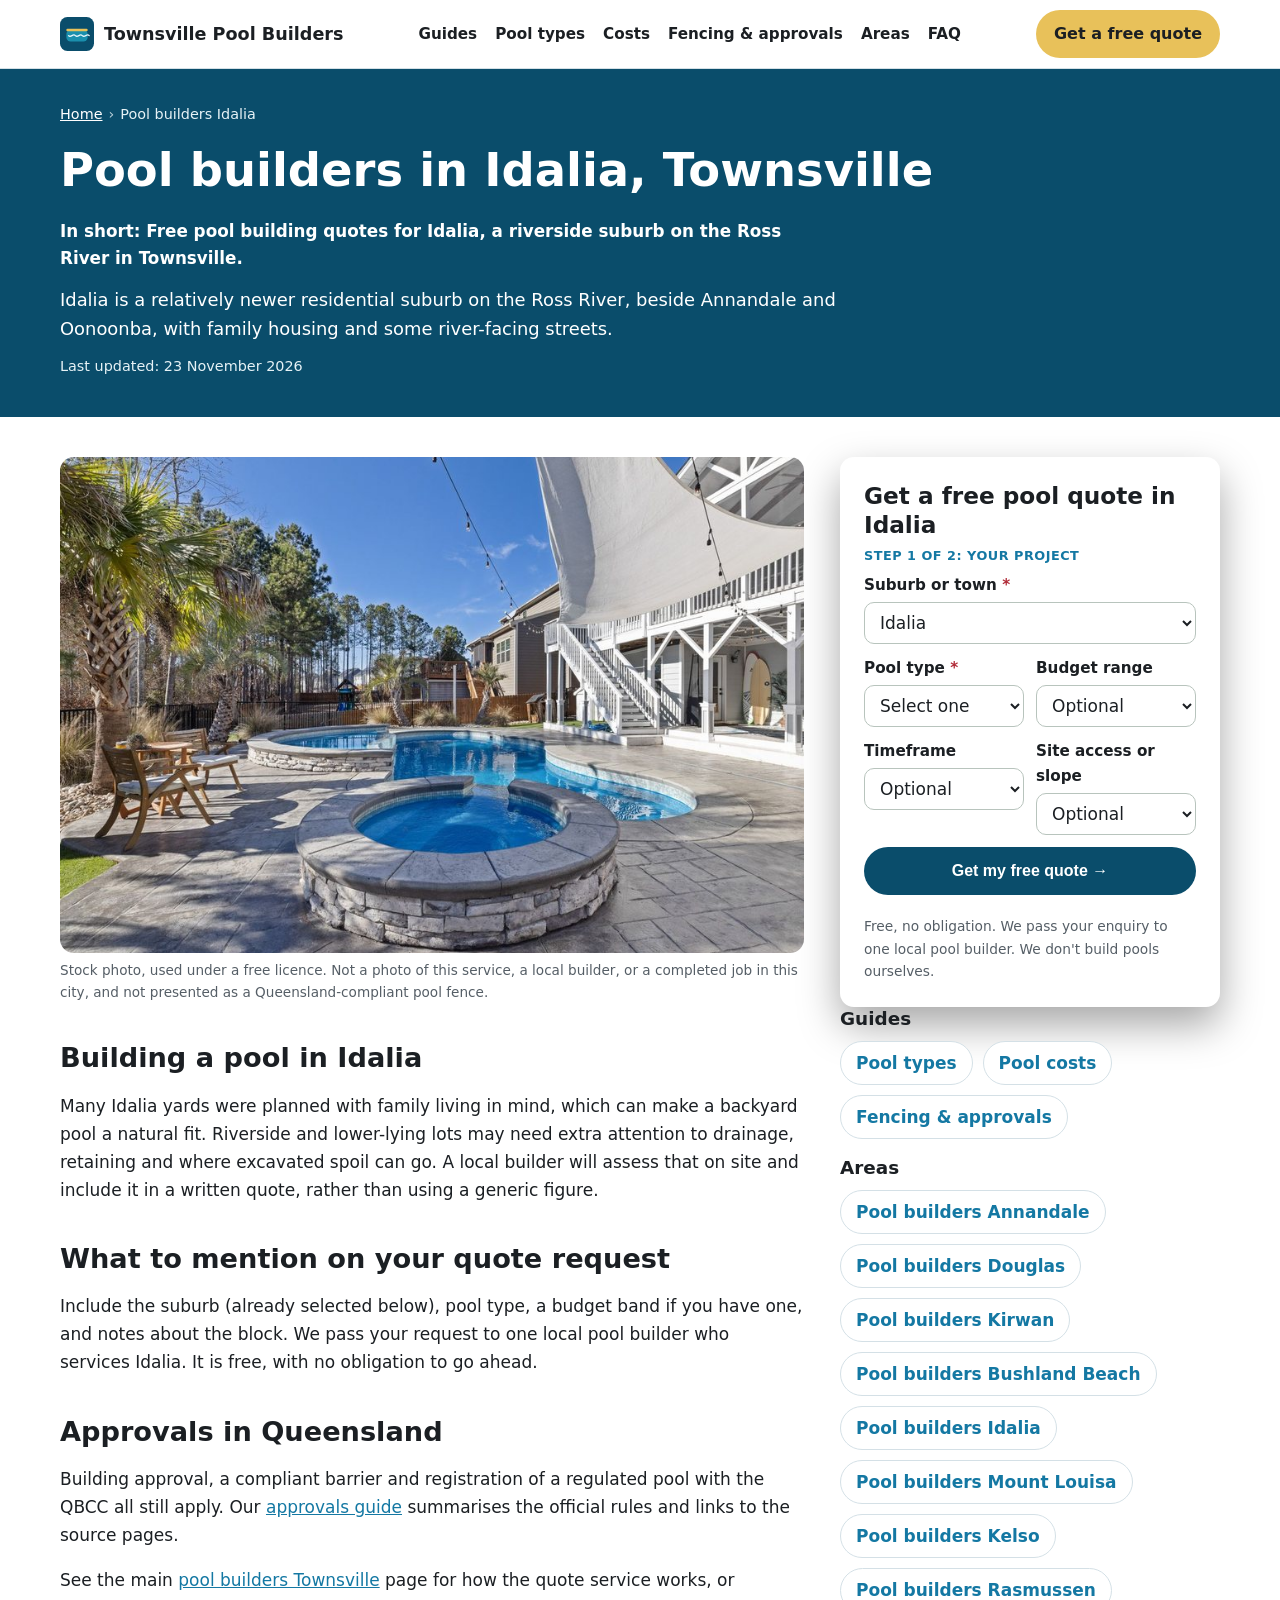
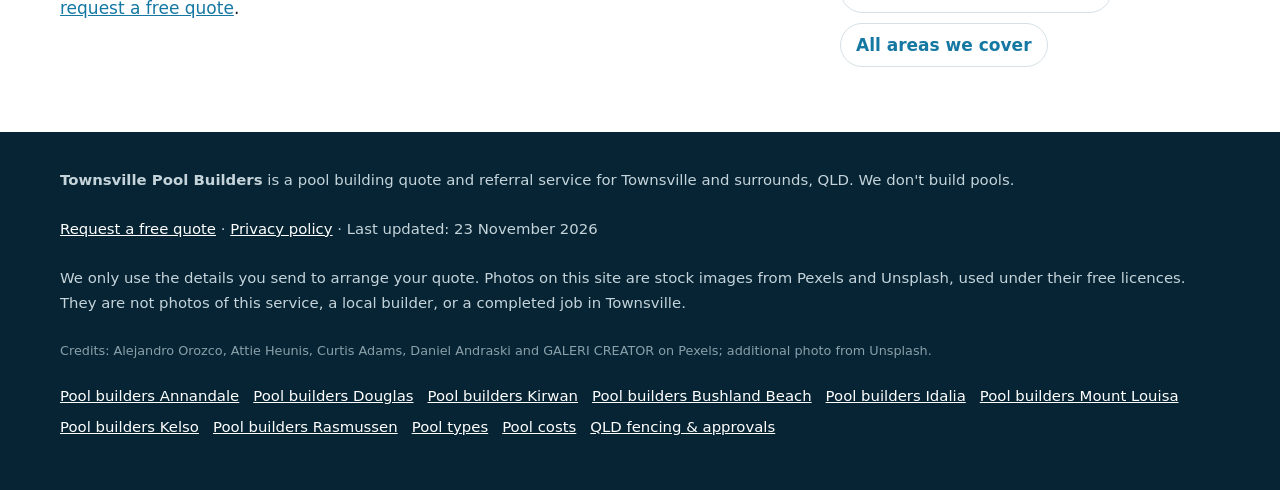
<file: pool-builders-idalia/index.html>
<!doctype html>
<html lang="en-AU">
<head>
<meta charset="utf-8">
<!-- Search Console verification meta tag goes here once the property is created -->
<meta name="viewport" content="width=device-width, initial-scale=1">
<title>Pool Builders Idalia | Free Pool Building Quotes, Townsville</title>
<meta name="description" content="Free pool building quotes for Idalia, a riverside suburb on the Ross River in Townsville.">
<link rel="canonical" href="https://townsvillepoolbuilders.com.au/pool-builders-idalia/">
<link rel="icon" href="/favicon.svg" type="image/svg+xml">
<meta name="theme-color" content="#0a4d6b">
<meta property="og:type" content="article">
<meta property="og:locale" content="en_AU">
<meta property="og:site_name" content="Townsville Pool Builders">
<meta property="og:title" content="Pool Builders Idalia | Free Pool Building Quotes, Townsville">
<meta property="og:description" content="Free pool building quotes for Idalia, a riverside suburb on the Ross River in Townsville.">
<meta property="og:url" content="https://townsvillepoolbuilders.com.au/pool-builders-idalia/">
<meta property="og:image" content="https://townsvillepoolbuilders.com.au/img/hero.jpg">
<meta name="twitter:card" content="summary_large_image">
<meta name="twitter:image" content="https://townsvillepoolbuilders.com.au/img/hero.jpg">
<script>document.documentElement.classList.add('js')</script>
<link rel="stylesheet" href="/styles.css">
<!-- GA4 Measurement ID G-B7RGBRR4SV -->
<script async src="https://www.googletagmanager.com/gtag/js?id=G-B7RGBRR4SV"></script>
<script>window.dataLayer=window.dataLayer||[];function gtag(){dataLayer.push(arguments);}gtag('js',new Date());gtag('config','G-B7RGBRR4SV');</script>
<script type="application/ld+json">
{
 "@context": "https://schema.org",
 "@type": "WebPage",
 "@id": "https://townsvillepoolbuilders.com.au/pool-builders-idalia/#webpage",
 "url": "https://townsvillepoolbuilders.com.au/pool-builders-idalia/",
 "name": "Pool Builders Idalia | Free Pool Building Quotes, Townsville",
 "description": "Free pool building quotes for Idalia, a riverside suburb on the Ross River in Townsville.",
 "inLanguage": "en-AU",
 "dateModified": "2026-11-23",
 "isPartOf": { "@id": "https://townsvillepoolbuilders.com.au/#website" }
}
</script>
<script type="application/ld+json">
{
 "@context": "https://schema.org",
 "@type": "BreadcrumbList",
 "itemListElement": [
  { "@type": "ListItem", "position": 1, "name": "Home", "item": "https://townsvillepoolbuilders.com.au/" },
  { "@type": "ListItem", "position": 2, "name": "Pool Builders Idalia", "item": "https://townsvillepoolbuilders.com.au/pool-builders-idalia/" }
 ]
}
</script>
<script type="application/ld+json">
{
 "@context": "https://schema.org",
 "@type": "Service",
 "@id": "https://townsvillepoolbuilders.com.au/pool-builders-idalia/#service",
 "name": "Pool building quotes in Idalia",
 "serviceType": "Pool builder referral and quote service",
 "description": "Free pool building quotes for Idalia, a riverside suburb on the Ross River in Townsville.",
 "url": "https://townsvillepoolbuilders.com.au/pool-builders-idalia/",
 "provider": { "@type": "Organization", "name": "Townsville Pool Builders", "url": "https://townsvillepoolbuilders.com.au/" },
 "areaServed": [ { "@type": "Place", "name": "Idalia, QLD" } ]
}
</script>


</head>
<body>
<a class="skip-link" href="#main">Skip to content</a>
<header class="site-header">
  <div class="wrap">
    <a class="brand" href="/" aria-label="Townsville Pool Builders home">
      <svg viewBox="0 0 64 64" aria-hidden="true"><rect width="64" height="64" rx="14" fill="#0a4d6b"/><rect x="12" y="24" width="40" height="22" rx="8" fill="#1a8fad"/><path d="M16 35c5 5 8-5 13 0s8-5 13 0 8-5 13 0" fill="none" stroke="#e8f6fb" stroke-width="2.4" stroke-linecap="round"/><rect x="12" y="22" width="40" height="5" rx="2" fill="#e8c15a"/></svg>
      Townsville Pool Builders
    </a>
    <nav class="nav" aria-label="Main">
      <a href="/#guides">Guides</a><a href="/pool-types/">Pool types</a><a href="/pool-costs/">Costs</a><a href="/qld-pool-fencing-approvals/">Fencing &amp; approvals</a><a href="/#areas">Areas</a><a href="/#faq">FAQ</a>
    </nav>
    <a class="btn btn-call header-call" href="#quote">Get a free quote</a>
  </div>
</header>
<main id="main">
<section class="page-hero" aria-labelledby="h1">
  <div class="wrap">
    <nav class="crumbs" aria-label="Breadcrumb"><ol><li><a href="https://townsvillepoolbuilders.com.au/">Home</a></li><li aria-current="page">Pool builders Idalia</li></ol></nav>
    <h1 id="h1">Pool builders in Idalia, Townsville</h1>
    <p class="summary">In short: Free pool building quotes for Idalia, a riverside suburb on the Ross River in Townsville.</p>
    <p class="lead">Idalia is a relatively newer residential suburb on the Ross River, beside Annandale and Oonoonba, with family housing and some river-facing streets.</p>
    <p class="updated">Last updated: 23 November 2026</p>
  </div>
</section>
<div class="wrap page-grid">
  <article class="page-body">
<figure><img src="/img/type-concrete.jpg" width="1200" height="800" style="aspect-ratio:3/2;object-fit:cover" alt="Concrete backyard pool with a raised spa" decoding="async"><figcaption>Stock photo, used under a free licence. Not a photo of this service, a local builder, or a completed job in this city, and not presented as a Queensland-compliant pool fence.</figcaption></figure>

<h2>Building a pool in Idalia</h2>
<p>Many Idalia yards were planned with family living in mind, which can make a backyard pool a natural fit. Riverside and lower-lying lots may need extra attention to drainage, retaining and where excavated spoil can go. A local builder will assess that on site and include it in a written quote, rather than using a generic figure.</p>
<h2>What to mention on your quote request</h2>
<p>Include the suburb (already selected below), pool type, a budget band if you have one, and notes about the block. We pass your request to one local pool builder who services Idalia. It is free, with no obligation to go ahead.</p>
<h2>Approvals in Queensland</h2>
<p>Building approval, a compliant barrier and registration of a regulated pool with the QBCC all still apply. Our <a href="/qld-pool-fencing-approvals/">approvals guide</a> summarises the official rules and links to the source pages.</p>

<p class="home-link">See the main <a href="/">pool builders Townsville</a> page for how the quote service works, or <a href="#quote">request a free quote</a>.</p>
  </article>
  <aside class="page-aside">
    <div class="hero-form-card" id="quote">
      <h2 id="quote-h">Get a free pool quote in Idalia</h2>
      <form class="quote-form two-step" id="quote-form" action="https://formsubmit.co/quotes@townsvillepoolbuilders.com.au" method="post" novalidate>
        <input type="hidden" name="_subject" value="New quote request – townsvillepoolbuilders.com.au">
        <input type="hidden" name="_captcha" value="true">
        <input type="hidden" name="_template" value="table">
        <input type="hidden" name="_next" value="https://townsvillepoolbuilders.com.au/thanks.html?lead=1">
        <input type="hidden" name="_autoresponse" value="Thanks for your pool building request. We&#x27;ve received it and are passing it to a local pool builder, who&#x27;ll be in touch shortly about your project.">
        <input type="text" name="_honey" style="display:none" tabindex="-1" autocomplete="off" aria-hidden="true">
        <input type="hidden" name="source" value="townsvillepoolbuilders.com.au">
        <input type="hidden" name="page" value="/pool-builders-idalia/">
        <fieldset class="step step-1">
          <legend class="step-label">Step 1 of 2: your project</legend>
          <div class="full"><label for="suburb">Suburb or town <span class="req" aria-hidden="true">*</span></label>
            <select id="suburb" name="suburb" required><option value="">Choose your suburb</option><option>Townsville City</option><option>North Ward</option><option>Belgian Gardens</option><option>South Townsville</option><option>Railway Estate</option><option>Hermit Park</option><option>Mundingburra</option><option>Pimlico</option><option>Aitkenvale</option><option>Annandale</option><option>Douglas</option><option selected>Idalia</option><option>Oonoonba</option><option>Wulguru</option><option>Stuart</option><option>Garbutt</option><option>Mount Louisa</option><option>Cranbrook</option><option>Heatley</option><option>Vincent</option><option>Gulliver</option><option>Currajong</option><option>West End</option><option>Hyde Park</option><option>Kirwan</option><option>Thuringowa Central</option><option>Condon</option><option>Rasmussen</option><option>Kelso</option><option>Deeragun</option><option>Bushland Beach</option><option>Burdell</option><option>Mount Low</option><option>Bohle Plains</option><option>Alice River</option><option value="Other">Other (tell us below)</option></select></div>
          <div class="full other-wrap"><label for="suburb_other">Other suburb or town</label><input id="suburb_other" name="suburb_other" type="text" autocomplete="address-level2"></div>
          <div><label for="pool_type">Pool type <span class="req" aria-hidden="true">*</span></label>
            <select id="pool_type" name="pool_type" required>
              <option value="">Select one</option>
              <option>Concrete</option>
              <option>Fibreglass</option>
              <option>Plunge</option>
              <option>Not sure</option>
            </select></div>
          <div><label for="budget">Budget range</label>
            <select id="budget" name="budget">
              <option value="">Optional</option>
              <option>Under $40,000</option>
              <option>$40,000–$70,000</option>
              <option>$70,000–$100,000</option>
              <option>$100,000–$150,000</option>
              <option>$150,000 or more</option>
              <option>Not sure / want advice</option>
            </select></div>
          <div><label for="timeframe">Timeframe</label>
            <select id="timeframe" name="timeframe">
              <option value="">Optional</option>
              <option>ASAP / within a month</option>
              <option>Next 1–3 months</option>
              <option>3–6 months</option>
              <option>6–12 months</option>
              <option>Just researching</option>
            </select></div>
          <div><label for="site">Site access or slope</label>
            <select id="site" name="site_access">
              <option value="">Optional</option>
              <option>Easy access, fairly level</option>
              <option>Narrow side access</option>
              <option>Sloping block</option>
              <option>Restricted access / tight site</option>
              <option>Not sure</option>
            </select></div>
          <div class="full js-only"><button class="btn btn-primary btn-block" type="button" id="to-step-2">Get my free quote →</button></div>
          <p class="microcopy full">Free, no obligation. We pass your enquiry to one local pool builder. We don't build pools ourselves.</p>
          <p class="form-error full" id="step1-error" role="alert" hidden>Please choose your suburb and pool type.</p>
        </fieldset>
        <fieldset class="step step-2" id="step-2">
          <legend class="step-label">Step 2 of 2: your details</legend>
          <div><label for="name">Name <span class="req" aria-hidden="true">*</span></label><input id="name" name="name" type="text" autocomplete="name" required></div>
          <div><label for="phone">Phone <span class="req" aria-hidden="true">*</span></label><input id="phone" name="phone" type="tel" autocomplete="tel" inputmode="tel" required></div>
          <div class="full"><label for="email">Email <span class="req" aria-hidden="true">*</span></label><input id="email" name="email" type="email" autocomplete="email" required></div>
          <div class="full"><label for="message">Anything else we should pass on?</label><textarea id="message" name="message" rows="2" placeholder="e.g. fibreglass family pool in Annandale, sloping backyard, want fencing included"></textarea></div>
          <p class="consent full">By sending this form you agree we can share your details with one local pool builder so they can quote for your project. See our <a href="/privacy.html">privacy policy</a>.</p>
          <div class="full step2-actions"><button class="btn btn-primary" type="submit">Send my quote request</button><button class="btn-link js-only" type="button" id="back-1">← Back</button></div>
        </fieldset>
      </form>
    </div>
    <h3>Guides</h3>
    <ul class="link-list"><li><a href="/pool-types/">Pool types</a></li><li><a href="/pool-costs/">Pool costs</a></li><li><a href="/qld-pool-fencing-approvals/">Fencing &amp; approvals</a></li></ul>
    <h3>Areas</h3>
    <ul class="link-list"><li><a href="/pool-builders-annandale/">Pool builders Annandale</a></li><li><a href="/pool-builders-douglas/">Pool builders Douglas</a></li><li><a href="/pool-builders-kirwan/">Pool builders Kirwan</a></li><li><a href="/pool-builders-bushland-beach/">Pool builders Bushland Beach</a></li><li><a href="/pool-builders-idalia/">Pool builders Idalia</a></li><li><a href="/pool-builders-mount-louisa/">Pool builders Mount Louisa</a></li><li><a href="/pool-builders-kelso/">Pool builders Kelso</a></li><li><a href="/pool-builders-rasmussen/">Pool builders Rasmussen</a></li><li><a href="/#areas">All areas we cover</a></li></ul>
  </aside>
</div>
</main>
<footer class="site-footer">
  <div class="wrap">
    <p><strong>Townsville Pool Builders</strong> is a pool building quote and referral service for Townsville and surrounds, QLD. We don't build pools.</p>
    <p><a href="#quote">Request a free quote</a> · <a href="/privacy.html">Privacy policy</a> · Last updated: 23 November 2026</p>
    <p>We only use the details you send to arrange your quote. Photos on this site are stock images from Pexels and Unsplash, used under their free licences. They are not photos of this service, a local builder, or a completed job in Townsville.</p>
    <p class="credit-line">Credits: Alejandro Orozco, Attie Heunis, Curtis Adams, Daniel Andraski and GALERI CREATOR on Pexels; additional photo from Unsplash.</p>
    <p class="footer-links"><a href="/pool-builders-annandale/">Pool builders Annandale</a> <a href="/pool-builders-douglas/">Pool builders Douglas</a> <a href="/pool-builders-kirwan/">Pool builders Kirwan</a> <a href="/pool-builders-bushland-beach/">Pool builders Bushland Beach</a> <a href="/pool-builders-idalia/">Pool builders Idalia</a> <a href="/pool-builders-mount-louisa/">Pool builders Mount Louisa</a> <a href="/pool-builders-kelso/">Pool builders Kelso</a> <a href="/pool-builders-rasmussen/">Pool builders Rasmussen</a> <a href="/pool-types/">Pool types</a> <a href="/pool-costs/">Pool costs</a> <a href="/qld-pool-fencing-approvals/">QLD fencing &amp; approvals</a></p>
  </div>
</footer>

<div class="mobile-call" aria-label="Quick contact">
  <a class="btn btn-call" href="#quote">Get a free quote</a>
</div>
<script src="/form.js" defer></script>
<script>(function(){var b=document.querySelector('.mobile-call'),q=document.getElementById('quote');if(!b||!q||!('IntersectionObserver' in window))return;new IntersectionObserver(function(e){b.classList.toggle('mc-off',e[0].isIntersecting)},{threshold:.15}).observe(q)})();</script>

</body>
</html>
</file>
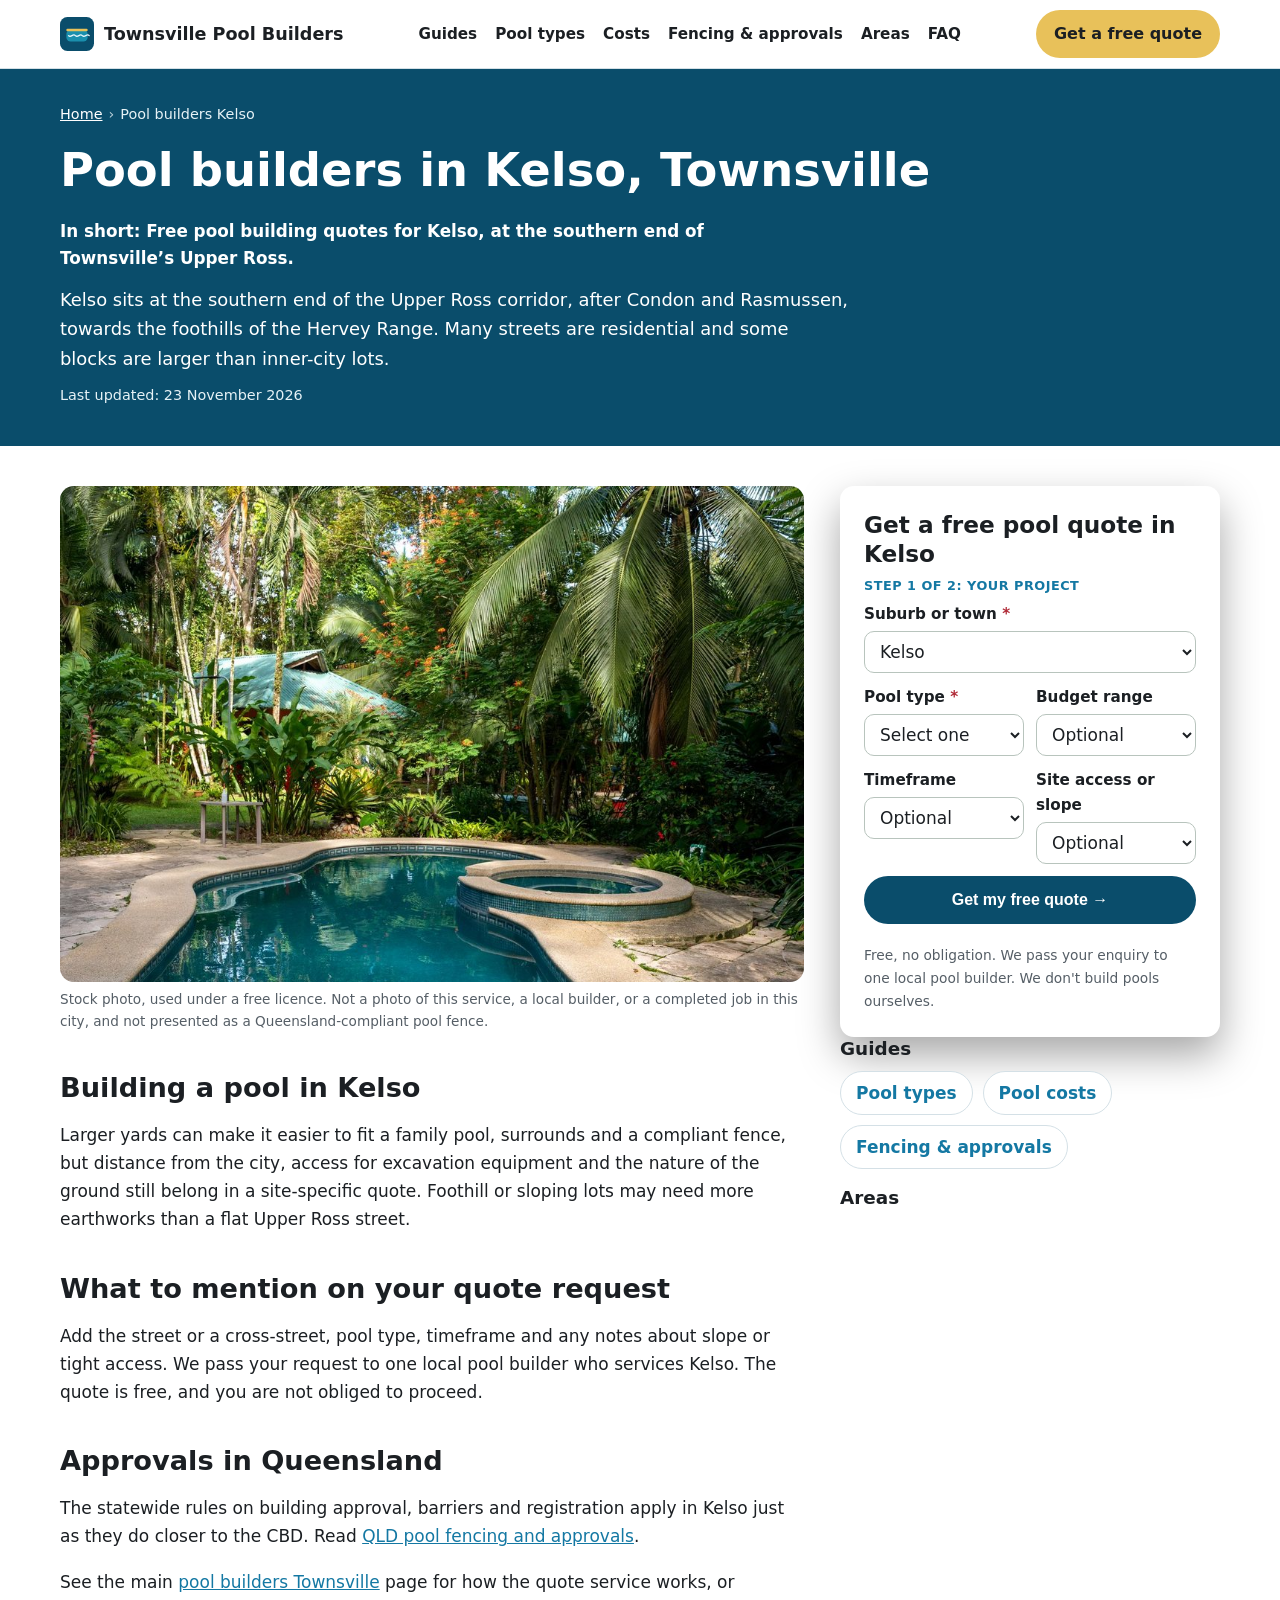
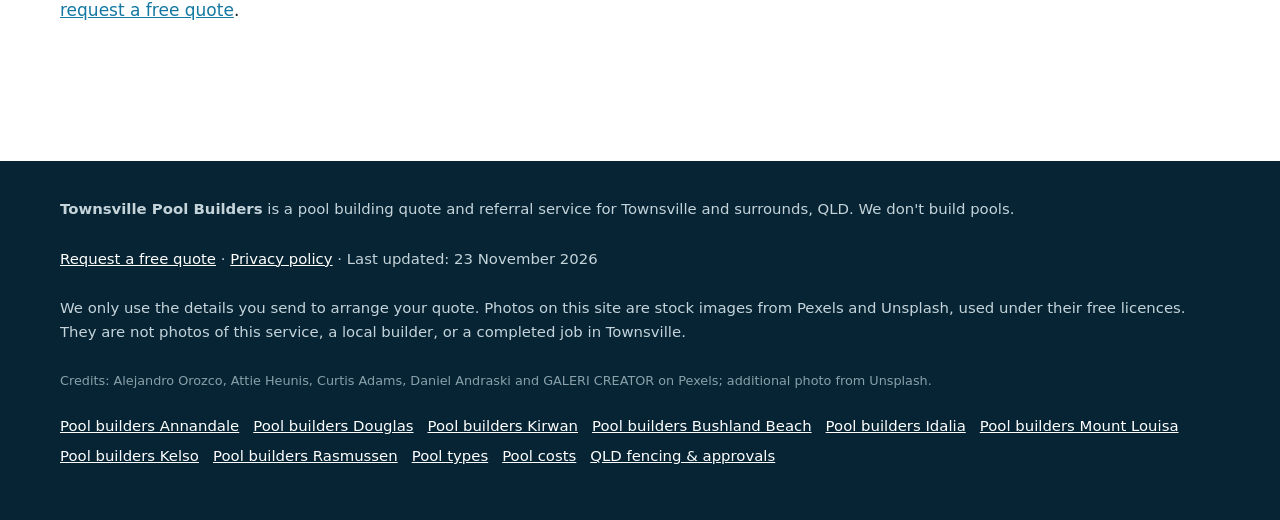
<file: pool-builders-kelso/index.html>
<!doctype html>
<html lang="en-AU">
<head>
<meta charset="utf-8">
<!-- Search Console verification meta tag goes here once the property is created -->
<meta name="viewport" content="width=device-width, initial-scale=1">
<title>Pool Builders Kelso | Free Pool Building Quotes, Townsville</title>
<meta name="description" content="Free pool building quotes for Kelso, at the southern end of Townsville’s Upper Ross.">
<link rel="canonical" href="https://townsvillepoolbuilders.com.au/pool-builders-kelso/">
<link rel="icon" href="/favicon.svg" type="image/svg+xml">
<meta name="theme-color" content="#0a4d6b">
<meta property="og:type" content="article">
<meta property="og:locale" content="en_AU">
<meta property="og:site_name" content="Townsville Pool Builders">
<meta property="og:title" content="Pool Builders Kelso | Free Pool Building Quotes, Townsville">
<meta property="og:description" content="Free pool building quotes for Kelso, at the southern end of Townsville’s Upper Ross.">
<meta property="og:url" content="https://townsvillepoolbuilders.com.au/pool-builders-kelso/">
<meta property="og:image" content="https://townsvillepoolbuilders.com.au/img/hero.jpg">
<meta name="twitter:card" content="summary_large_image">
<meta name="twitter:image" content="https://townsvillepoolbuilders.com.au/img/hero.jpg">
<script>document.documentElement.classList.add('js')</script>
<link rel="stylesheet" href="/styles.css">
<!-- GA4 Measurement ID G-B7RGBRR4SV -->
<script async src="https://www.googletagmanager.com/gtag/js?id=G-B7RGBRR4SV"></script>
<script>window.dataLayer=window.dataLayer||[];function gtag(){dataLayer.push(arguments);}gtag('js',new Date());gtag('config','G-B7RGBRR4SV');</script>
<script type="application/ld+json">
{
 "@context": "https://schema.org",
 "@type": "WebPage",
 "@id": "https://townsvillepoolbuilders.com.au/pool-builders-kelso/#webpage",
 "url": "https://townsvillepoolbuilders.com.au/pool-builders-kelso/",
 "name": "Pool Builders Kelso | Free Pool Building Quotes, Townsville",
 "description": "Free pool building quotes for Kelso, at the southern end of Townsville’s Upper Ross.",
 "inLanguage": "en-AU",
 "dateModified": "2026-11-23",
 "isPartOf": { "@id": "https://townsvillepoolbuilders.com.au/#website" }
}
</script>
<script type="application/ld+json">
{
 "@context": "https://schema.org",
 "@type": "BreadcrumbList",
 "itemListElement": [
  { "@type": "ListItem", "position": 1, "name": "Home", "item": "https://townsvillepoolbuilders.com.au/" },
  { "@type": "ListItem", "position": 2, "name": "Pool Builders Kelso", "item": "https://townsvillepoolbuilders.com.au/pool-builders-kelso/" }
 ]
}
</script>
<script type="application/ld+json">
{
 "@context": "https://schema.org",
 "@type": "Service",
 "@id": "https://townsvillepoolbuilders.com.au/pool-builders-kelso/#service",
 "name": "Pool building quotes in Kelso",
 "serviceType": "Pool builder referral and quote service",
 "description": "Free pool building quotes for Kelso, at the southern end of Townsville’s Upper Ross.",
 "url": "https://townsvillepoolbuilders.com.au/pool-builders-kelso/",
 "provider": { "@type": "Organization", "name": "Townsville Pool Builders", "url": "https://townsvillepoolbuilders.com.au/" },
 "areaServed": [ { "@type": "Place", "name": "Kelso, QLD" } ]
}
</script>


</head>
<body>
<a class="skip-link" href="#main">Skip to content</a>
<header class="site-header">
  <div class="wrap">
    <a class="brand" href="/" aria-label="Townsville Pool Builders home">
      <svg viewBox="0 0 64 64" aria-hidden="true"><rect width="64" height="64" rx="14" fill="#0a4d6b"/><rect x="12" y="24" width="40" height="22" rx="8" fill="#1a8fad"/><path d="M16 35c5 5 8-5 13 0s8-5 13 0 8-5 13 0" fill="none" stroke="#e8f6fb" stroke-width="2.4" stroke-linecap="round"/><rect x="12" y="22" width="40" height="5" rx="2" fill="#e8c15a"/></svg>
      Townsville Pool Builders
    </a>
    <nav class="nav" aria-label="Main">
      <a href="/#guides">Guides</a><a href="/pool-types/">Pool types</a><a href="/pool-costs/">Costs</a><a href="/qld-pool-fencing-approvals/">Fencing &amp; approvals</a><a href="/#areas">Areas</a><a href="/#faq">FAQ</a>
    </nav>
    <a class="btn btn-call header-call" href="#quote">Get a free quote</a>
  </div>
</header>
<main id="main">
<section class="page-hero" aria-labelledby="h1">
  <div class="wrap">
    <nav class="crumbs" aria-label="Breadcrumb"><ol><li><a href="https://townsvillepoolbuilders.com.au/">Home</a></li><li aria-current="page">Pool builders Kelso</li></ol></nav>
    <h1 id="h1">Pool builders in Kelso, Townsville</h1>
    <p class="summary">In short: Free pool building quotes for Kelso, at the southern end of Townsville’s Upper Ross.</p>
    <p class="lead">Kelso sits at the southern end of the Upper Ross corridor, after Condon and Rasmussen, towards the foothills of the Hervey Range. Many streets are residential and some blocks are larger than inner-city lots.</p>
    <p class="updated">Last updated: 23 November 2026</p>
  </div>
</section>
<div class="wrap page-grid">
  <article class="page-body">
<figure><img src="/img/closing.jpg" width="1200" height="800" style="aspect-ratio:3/2;object-fit:cover" alt="Tropical backyard pool with a spa" decoding="async"><figcaption>Stock photo, used under a free licence. Not a photo of this service, a local builder, or a completed job in this city, and not presented as a Queensland-compliant pool fence.</figcaption></figure>

<h2>Building a pool in Kelso</h2>
<p>Larger yards can make it easier to fit a family pool, surrounds and a compliant fence, but distance from the city, access for excavation equipment and the nature of the ground still belong in a site-specific quote. Foothill or sloping lots may need more earthworks than a flat Upper Ross street.</p>
<h2>What to mention on your quote request</h2>
<p>Add the street or a cross-street, pool type, timeframe and any notes about slope or tight access. We pass your request to one local pool builder who services Kelso. The quote is free, and you are not obliged to proceed.</p>
<h2>Approvals in Queensland</h2>
<p>The statewide rules on building approval, barriers and registration apply in Kelso just as they do closer to the CBD. Read <a href="/qld-pool-fencing-approvals/">QLD pool fencing and approvals</a>.</p>

<p class="home-link">See the main <a href="/">pool builders Townsville</a> page for how the quote service works, or <a href="#quote">request a free quote</a>.</p>
  </article>
  <aside class="page-aside">
    <div class="hero-form-card" id="quote">
      <h2 id="quote-h">Get a free pool quote in Kelso</h2>
      <form class="quote-form two-step" id="quote-form" action="https://formsubmit.co/quotes@townsvillepoolbuilders.com.au" method="post" novalidate>
        <input type="hidden" name="_subject" value="New quote request – townsvillepoolbuilders.com.au">
        <input type="hidden" name="_captcha" value="true">
        <input type="hidden" name="_template" value="table">
        <input type="hidden" name="_next" value="https://townsvillepoolbuilders.com.au/thanks.html?lead=1">
        <input type="hidden" name="_autoresponse" value="Thanks for your pool building request. We&#x27;ve received it and are passing it to a local pool builder, who&#x27;ll be in touch shortly about your project.">
        <input type="text" name="_honey" style="display:none" tabindex="-1" autocomplete="off" aria-hidden="true">
        <input type="hidden" name="source" value="townsvillepoolbuilders.com.au">
        <input type="hidden" name="page" value="/pool-builders-kelso/">
        <fieldset class="step step-1">
          <legend class="step-label">Step 1 of 2: your project</legend>
          <div class="full"><label for="suburb">Suburb or town <span class="req" aria-hidden="true">*</span></label>
            <select id="suburb" name="suburb" required><option value="">Choose your suburb</option><option>Townsville City</option><option>North Ward</option><option>Belgian Gardens</option><option>South Townsville</option><option>Railway Estate</option><option>Hermit Park</option><option>Mundingburra</option><option>Pimlico</option><option>Aitkenvale</option><option>Annandale</option><option>Douglas</option><option>Idalia</option><option>Oonoonba</option><option>Wulguru</option><option>Stuart</option><option>Garbutt</option><option>Mount Louisa</option><option>Cranbrook</option><option>Heatley</option><option>Vincent</option><option>Gulliver</option><option>Currajong</option><option>West End</option><option>Hyde Park</option><option>Kirwan</option><option>Thuringowa Central</option><option>Condon</option><option>Rasmussen</option><option selected>Kelso</option><option>Deeragun</option><option>Bushland Beach</option><option>Burdell</option><option>Mount Low</option><option>Bohle Plains</option><option>Alice River</option><option value="Other">Other (tell us below)</option></select></div>
          <div class="full other-wrap"><label for="suburb_other">Other suburb or town</label><input id="suburb_other" name="suburb_other" type="text" autocomplete="address-level2"></div>
          <div><label for="pool_type">Pool type <span class="req" aria-hidden="true">*</span></label>
            <select id="pool_type" name="pool_type" required>
              <option value="">Select one</option>
              <option>Concrete</option>
              <option>Fibreglass</option>
              <option>Plunge</option>
              <option>Not sure</option>
            </select></div>
          <div><label for="budget">Budget range</label>
            <select id="budget" name="budget">
              <option value="">Optional</option>
              <option>Under $40,000</option>
              <option>$40,000–$70,000</option>
              <option>$70,000–$100,000</option>
              <option>$100,000–$150,000</option>
              <option>$150,000 or more</option>
              <option>Not sure / want advice</option>
            </select></div>
          <div><label for="timeframe">Timeframe</label>
            <select id="timeframe" name="timeframe">
              <option value="">Optional</option>
              <option>ASAP / within a month</option>
              <option>Next 1–3 months</option>
              <option>3–6 months</option>
              <option>6–12 months</option>
              <option>Just researching</option>
            </select></div>
          <div><label for="site">Site access or slope</label>
            <select id="site" name="site_access">
              <option value="">Optional</option>
              <option>Easy access, fairly level</option>
              <option>Narrow side access</option>
              <option>Sloping block</option>
              <option>Restricted access / tight site</option>
              <option>Not sure</option>
            </select></div>
          <div class="full js-only"><button class="btn btn-primary btn-block" type="button" id="to-step-2">Get my free quote →</button></div>
          <p class="microcopy full">Free, no obligation. We pass your enquiry to one local pool builder. We don't build pools ourselves.</p>
          <p class="form-error full" id="step1-error" role="alert" hidden>Please choose your suburb and pool type.</p>
        </fieldset>
        <fieldset class="step step-2" id="step-2">
          <legend class="step-label">Step 2 of 2: your details</legend>
          <div><label for="name">Name <span class="req" aria-hidden="true">*</span></label><input id="name" name="name" type="text" autocomplete="name" required></div>
          <div><label for="phone">Phone <span class="req" aria-hidden="true">*</span></label><input id="phone" name="phone" type="tel" autocomplete="tel" inputmode="tel" required></div>
          <div class="full"><label for="email">Email <span class="req" aria-hidden="true">*</span></label><input id="email" name="email" type="email" autocomplete="email" required></div>
          <div class="full"><label for="message">Anything else we should pass on?</label><textarea id="message" name="message" rows="2" placeholder="e.g. fibreglass family pool in Annandale, sloping backyard, want fencing included"></textarea></div>
          <p class="consent full">By sending this form you agree we can share your details with one local pool builder so they can quote for your project. See our <a href="/privacy.html">privacy policy</a>.</p>
          <div class="full step2-actions"><button class="btn btn-primary" type="submit">Send my quote request</button><button class="btn-link js-only" type="button" id="back-1">← Back</button></div>
        </fieldset>
      </form>
    </div>
    <h3>Guides</h3>
    <ul class="link-list"><li><a href="/pool-types/">Pool types</a></li><li><a href="/pool-costs/">Pool costs</a></li><li><a href="/qld-pool-fencing-approvals/">Fencing &amp; approvals</a></li></ul>
    <h3>Areas</h3>
    <ul class="link-list"><li><a href="/pool-builders-annandale/">Pool builders Annandale</a></li><li><a href="/pool-builders-douglas/">Pool builders Douglas</a></li><li><a href="/pool-builders-kirwan/">Pool builders Kirwan</a></li><li><a href="/pool-builders-bushland-beach/">Pool builders Bushland Beach</a></li><li><a href="/pool-builders-idalia/">Pool builders Idalia</a></li><li><a href="/pool-builders-mount-louisa/">Pool builders Mount Louisa</a></li><li><a href="/pool-builders-kelso/">Pool builders Kelso</a></li><li><a href="/pool-builders-rasmussen/">Pool builders Rasmussen</a></li><li><a href="/#areas">All areas we cover</a></li></ul>
  </aside>
</div>
</main>
<footer class="site-footer">
  <div class="wrap">
    <p><strong>Townsville Pool Builders</strong> is a pool building quote and referral service for Townsville and surrounds, QLD. We don't build pools.</p>
    <p><a href="#quote">Request a free quote</a> · <a href="/privacy.html">Privacy policy</a> · Last updated: 23 November 2026</p>
    <p>We only use the details you send to arrange your quote. Photos on this site are stock images from Pexels and Unsplash, used under their free licences. They are not photos of this service, a local builder, or a completed job in Townsville.</p>
    <p class="credit-line">Credits: Alejandro Orozco, Attie Heunis, Curtis Adams, Daniel Andraski and GALERI CREATOR on Pexels; additional photo from Unsplash.</p>
    <p class="footer-links"><a href="/pool-builders-annandale/">Pool builders Annandale</a> <a href="/pool-builders-douglas/">Pool builders Douglas</a> <a href="/pool-builders-kirwan/">Pool builders Kirwan</a> <a href="/pool-builders-bushland-beach/">Pool builders Bushland Beach</a> <a href="/pool-builders-idalia/">Pool builders Idalia</a> <a href="/pool-builders-mount-louisa/">Pool builders Mount Louisa</a> <a href="/pool-builders-kelso/">Pool builders Kelso</a> <a href="/pool-builders-rasmussen/">Pool builders Rasmussen</a> <a href="/pool-types/">Pool types</a> <a href="/pool-costs/">Pool costs</a> <a href="/qld-pool-fencing-approvals/">QLD fencing &amp; approvals</a></p>
  </div>
</footer>

<div class="mobile-call" aria-label="Quick contact">
  <a class="btn btn-call" href="#quote">Get a free quote</a>
</div>
<script src="/form.js" defer></script>
<script>(function(){var b=document.querySelector('.mobile-call'),q=document.getElementById('quote');if(!b||!q||!('IntersectionObserver' in window))return;new IntersectionObserver(function(e){b.classList.toggle('mc-off',e[0].isIntersecting)},{threshold:.15}).observe(q)})();</script>

</body>
</html>
</file>
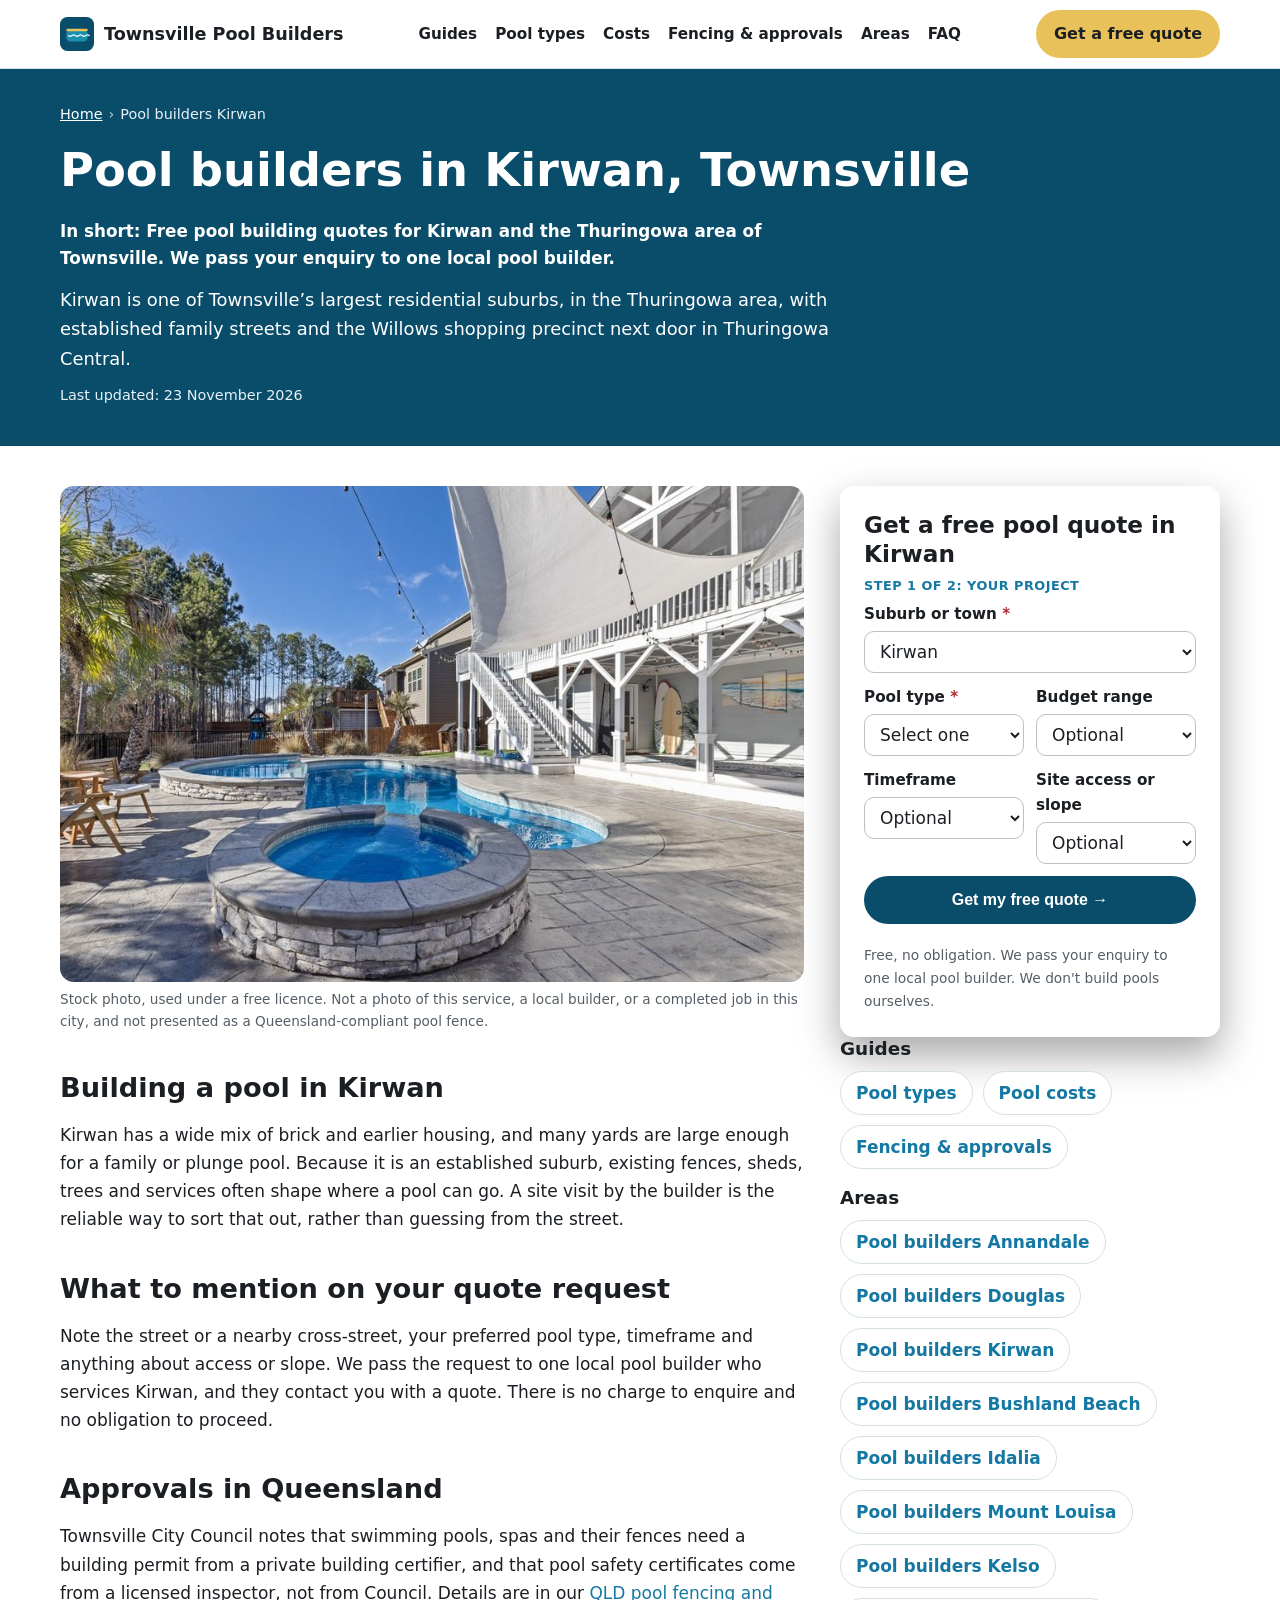
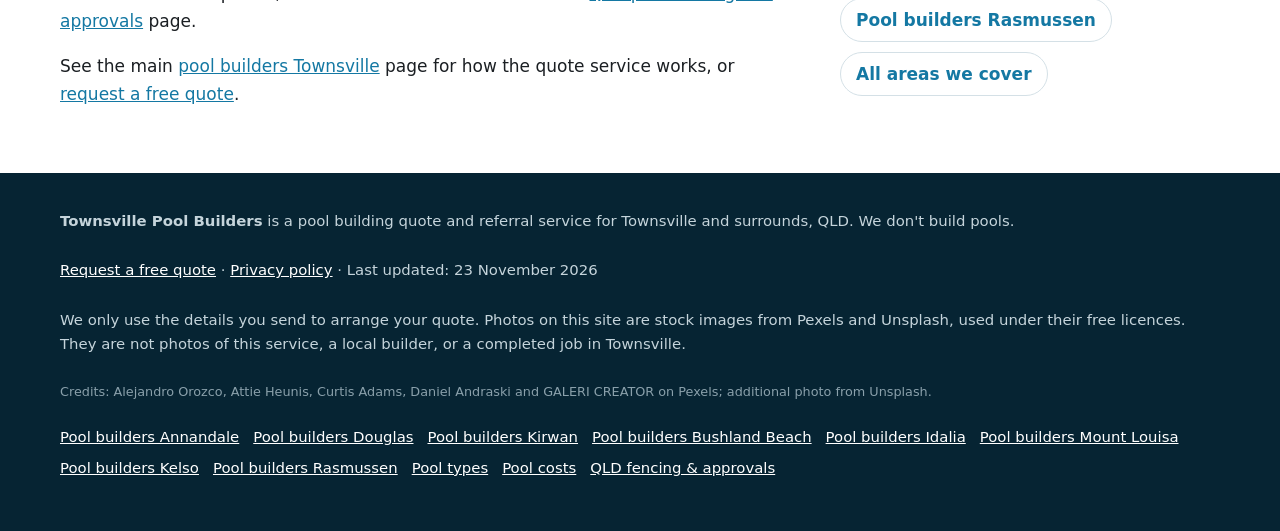
<file: pool-builders-kirwan/index.html>
<!doctype html>
<html lang="en-AU">
<head>
<meta charset="utf-8">
<!-- Search Console verification meta tag goes here once the property is created -->
<meta name="viewport" content="width=device-width, initial-scale=1">
<title>Pool Builders Kirwan | Free Pool Building Quotes, Townsville</title>
<meta name="description" content="Free pool building quotes for Kirwan and the Thuringowa area of Townsville. We pass your enquiry to one local pool builder.">
<link rel="canonical" href="https://townsvillepoolbuilders.com.au/pool-builders-kirwan/">
<link rel="icon" href="/favicon.svg" type="image/svg+xml">
<meta name="theme-color" content="#0a4d6b">
<meta property="og:type" content="article">
<meta property="og:locale" content="en_AU">
<meta property="og:site_name" content="Townsville Pool Builders">
<meta property="og:title" content="Pool Builders Kirwan | Free Pool Building Quotes, Townsville">
<meta property="og:description" content="Free pool building quotes for Kirwan and the Thuringowa area of Townsville. We pass your enquiry to one local pool builder.">
<meta property="og:url" content="https://townsvillepoolbuilders.com.au/pool-builders-kirwan/">
<meta property="og:image" content="https://townsvillepoolbuilders.com.au/img/hero.jpg">
<meta name="twitter:card" content="summary_large_image">
<meta name="twitter:image" content="https://townsvillepoolbuilders.com.au/img/hero.jpg">
<script>document.documentElement.classList.add('js')</script>
<link rel="stylesheet" href="/styles.css">
<!-- GA4 Measurement ID G-B7RGBRR4SV -->
<script async src="https://www.googletagmanager.com/gtag/js?id=G-B7RGBRR4SV"></script>
<script>window.dataLayer=window.dataLayer||[];function gtag(){dataLayer.push(arguments);}gtag('js',new Date());gtag('config','G-B7RGBRR4SV');</script>
<script type="application/ld+json">
{
 "@context": "https://schema.org",
 "@type": "WebPage",
 "@id": "https://townsvillepoolbuilders.com.au/pool-builders-kirwan/#webpage",
 "url": "https://townsvillepoolbuilders.com.au/pool-builders-kirwan/",
 "name": "Pool Builders Kirwan | Free Pool Building Quotes, Townsville",
 "description": "Free pool building quotes for Kirwan and the Thuringowa area of Townsville. We pass your enquiry to one local pool builder.",
 "inLanguage": "en-AU",
 "dateModified": "2026-11-23",
 "isPartOf": { "@id": "https://townsvillepoolbuilders.com.au/#website" }
}
</script>
<script type="application/ld+json">
{
 "@context": "https://schema.org",
 "@type": "BreadcrumbList",
 "itemListElement": [
  { "@type": "ListItem", "position": 1, "name": "Home", "item": "https://townsvillepoolbuilders.com.au/" },
  { "@type": "ListItem", "position": 2, "name": "Pool Builders Kirwan", "item": "https://townsvillepoolbuilders.com.au/pool-builders-kirwan/" }
 ]
}
</script>
<script type="application/ld+json">
{
 "@context": "https://schema.org",
 "@type": "Service",
 "@id": "https://townsvillepoolbuilders.com.au/pool-builders-kirwan/#service",
 "name": "Pool building quotes in Kirwan",
 "serviceType": "Pool builder referral and quote service",
 "description": "Free pool building quotes for Kirwan and the Thuringowa area of Townsville. We pass your enquiry to one local pool builder.",
 "url": "https://townsvillepoolbuilders.com.au/pool-builders-kirwan/",
 "provider": { "@type": "Organization", "name": "Townsville Pool Builders", "url": "https://townsvillepoolbuilders.com.au/" },
 "areaServed": [ { "@type": "Place", "name": "Kirwan, QLD" } ]
}
</script>


</head>
<body>
<a class="skip-link" href="#main">Skip to content</a>
<header class="site-header">
  <div class="wrap">
    <a class="brand" href="/" aria-label="Townsville Pool Builders home">
      <svg viewBox="0 0 64 64" aria-hidden="true"><rect width="64" height="64" rx="14" fill="#0a4d6b"/><rect x="12" y="24" width="40" height="22" rx="8" fill="#1a8fad"/><path d="M16 35c5 5 8-5 13 0s8-5 13 0 8-5 13 0" fill="none" stroke="#e8f6fb" stroke-width="2.4" stroke-linecap="round"/><rect x="12" y="22" width="40" height="5" rx="2" fill="#e8c15a"/></svg>
      Townsville Pool Builders
    </a>
    <nav class="nav" aria-label="Main">
      <a href="/#guides">Guides</a><a href="/pool-types/">Pool types</a><a href="/pool-costs/">Costs</a><a href="/qld-pool-fencing-approvals/">Fencing &amp; approvals</a><a href="/#areas">Areas</a><a href="/#faq">FAQ</a>
    </nav>
    <a class="btn btn-call header-call" href="#quote">Get a free quote</a>
  </div>
</header>
<main id="main">
<section class="page-hero" aria-labelledby="h1">
  <div class="wrap">
    <nav class="crumbs" aria-label="Breadcrumb"><ol><li><a href="https://townsvillepoolbuilders.com.au/">Home</a></li><li aria-current="page">Pool builders Kirwan</li></ol></nav>
    <h1 id="h1">Pool builders in Kirwan, Townsville</h1>
    <p class="summary">In short: Free pool building quotes for Kirwan and the Thuringowa area of Townsville. We pass your enquiry to one local pool builder.</p>
    <p class="lead">Kirwan is one of Townsville’s largest residential suburbs, in the Thuringowa area, with established family streets and the Willows shopping precinct next door in Thuringowa Central.</p>
    <p class="updated">Last updated: 23 November 2026</p>
  </div>
</section>
<div class="wrap page-grid">
  <article class="page-body">
<figure><img src="/img/card-spa.jpg" width="1200" height="800" style="aspect-ratio:3/2;object-fit:cover" alt="Backyard pool and spa with paved surrounds" decoding="async"><figcaption>Stock photo, used under a free licence. Not a photo of this service, a local builder, or a completed job in this city, and not presented as a Queensland-compliant pool fence.</figcaption></figure>

<h2>Building a pool in Kirwan</h2>
<p>Kirwan has a wide mix of brick and earlier housing, and many yards are large enough for a family or plunge pool. Because it is an established suburb, existing fences, sheds, trees and services often shape where a pool can go. A site visit by the builder is the reliable way to sort that out, rather than guessing from the street.</p>
<h2>What to mention on your quote request</h2>
<p>Note the street or a nearby cross-street, your preferred pool type, timeframe and anything about access or slope. We pass the request to one local pool builder who services Kirwan, and they contact you with a quote. There is no charge to enquire and no obligation to proceed.</p>
<h2>Approvals in Queensland</h2>
<p>Townsville City Council notes that swimming pools, spas and their fences need a building permit from a private building certifier, and that pool safety certificates come from a licensed inspector, not from Council. Details are in our <a href="/qld-pool-fencing-approvals/">QLD pool fencing and approvals</a> page.</p>

<p class="home-link">See the main <a href="/">pool builders Townsville</a> page for how the quote service works, or <a href="#quote">request a free quote</a>.</p>
  </article>
  <aside class="page-aside">
    <div class="hero-form-card" id="quote">
      <h2 id="quote-h">Get a free pool quote in Kirwan</h2>
      <form class="quote-form two-step" id="quote-form" action="https://formsubmit.co/quotes@townsvillepoolbuilders.com.au" method="post" novalidate>
        <input type="hidden" name="_subject" value="New quote request – townsvillepoolbuilders.com.au">
        <input type="hidden" name="_captcha" value="true">
        <input type="hidden" name="_template" value="table">
        <input type="hidden" name="_next" value="https://townsvillepoolbuilders.com.au/thanks.html?lead=1">
        <input type="hidden" name="_autoresponse" value="Thanks for your pool building request. We&#x27;ve received it and are passing it to a local pool builder, who&#x27;ll be in touch shortly about your project.">
        <input type="text" name="_honey" style="display:none" tabindex="-1" autocomplete="off" aria-hidden="true">
        <input type="hidden" name="source" value="townsvillepoolbuilders.com.au">
        <input type="hidden" name="page" value="/pool-builders-kirwan/">
        <fieldset class="step step-1">
          <legend class="step-label">Step 1 of 2: your project</legend>
          <div class="full"><label for="suburb">Suburb or town <span class="req" aria-hidden="true">*</span></label>
            <select id="suburb" name="suburb" required><option value="">Choose your suburb</option><option>Townsville City</option><option>North Ward</option><option>Belgian Gardens</option><option>South Townsville</option><option>Railway Estate</option><option>Hermit Park</option><option>Mundingburra</option><option>Pimlico</option><option>Aitkenvale</option><option>Annandale</option><option>Douglas</option><option>Idalia</option><option>Oonoonba</option><option>Wulguru</option><option>Stuart</option><option>Garbutt</option><option>Mount Louisa</option><option>Cranbrook</option><option>Heatley</option><option>Vincent</option><option>Gulliver</option><option>Currajong</option><option>West End</option><option>Hyde Park</option><option selected>Kirwan</option><option>Thuringowa Central</option><option>Condon</option><option>Rasmussen</option><option>Kelso</option><option>Deeragun</option><option>Bushland Beach</option><option>Burdell</option><option>Mount Low</option><option>Bohle Plains</option><option>Alice River</option><option value="Other">Other (tell us below)</option></select></div>
          <div class="full other-wrap"><label for="suburb_other">Other suburb or town</label><input id="suburb_other" name="suburb_other" type="text" autocomplete="address-level2"></div>
          <div><label for="pool_type">Pool type <span class="req" aria-hidden="true">*</span></label>
            <select id="pool_type" name="pool_type" required>
              <option value="">Select one</option>
              <option>Concrete</option>
              <option>Fibreglass</option>
              <option>Plunge</option>
              <option>Not sure</option>
            </select></div>
          <div><label for="budget">Budget range</label>
            <select id="budget" name="budget">
              <option value="">Optional</option>
              <option>Under $40,000</option>
              <option>$40,000–$70,000</option>
              <option>$70,000–$100,000</option>
              <option>$100,000–$150,000</option>
              <option>$150,000 or more</option>
              <option>Not sure / want advice</option>
            </select></div>
          <div><label for="timeframe">Timeframe</label>
            <select id="timeframe" name="timeframe">
              <option value="">Optional</option>
              <option>ASAP / within a month</option>
              <option>Next 1–3 months</option>
              <option>3–6 months</option>
              <option>6–12 months</option>
              <option>Just researching</option>
            </select></div>
          <div><label for="site">Site access or slope</label>
            <select id="site" name="site_access">
              <option value="">Optional</option>
              <option>Easy access, fairly level</option>
              <option>Narrow side access</option>
              <option>Sloping block</option>
              <option>Restricted access / tight site</option>
              <option>Not sure</option>
            </select></div>
          <div class="full js-only"><button class="btn btn-primary btn-block" type="button" id="to-step-2">Get my free quote →</button></div>
          <p class="microcopy full">Free, no obligation. We pass your enquiry to one local pool builder. We don't build pools ourselves.</p>
          <p class="form-error full" id="step1-error" role="alert" hidden>Please choose your suburb and pool type.</p>
        </fieldset>
        <fieldset class="step step-2" id="step-2">
          <legend class="step-label">Step 2 of 2: your details</legend>
          <div><label for="name">Name <span class="req" aria-hidden="true">*</span></label><input id="name" name="name" type="text" autocomplete="name" required></div>
          <div><label for="phone">Phone <span class="req" aria-hidden="true">*</span></label><input id="phone" name="phone" type="tel" autocomplete="tel" inputmode="tel" required></div>
          <div class="full"><label for="email">Email <span class="req" aria-hidden="true">*</span></label><input id="email" name="email" type="email" autocomplete="email" required></div>
          <div class="full"><label for="message">Anything else we should pass on?</label><textarea id="message" name="message" rows="2" placeholder="e.g. fibreglass family pool in Annandale, sloping backyard, want fencing included"></textarea></div>
          <p class="consent full">By sending this form you agree we can share your details with one local pool builder so they can quote for your project. See our <a href="/privacy.html">privacy policy</a>.</p>
          <div class="full step2-actions"><button class="btn btn-primary" type="submit">Send my quote request</button><button class="btn-link js-only" type="button" id="back-1">← Back</button></div>
        </fieldset>
      </form>
    </div>
    <h3>Guides</h3>
    <ul class="link-list"><li><a href="/pool-types/">Pool types</a></li><li><a href="/pool-costs/">Pool costs</a></li><li><a href="/qld-pool-fencing-approvals/">Fencing &amp; approvals</a></li></ul>
    <h3>Areas</h3>
    <ul class="link-list"><li><a href="/pool-builders-annandale/">Pool builders Annandale</a></li><li><a href="/pool-builders-douglas/">Pool builders Douglas</a></li><li><a href="/pool-builders-kirwan/">Pool builders Kirwan</a></li><li><a href="/pool-builders-bushland-beach/">Pool builders Bushland Beach</a></li><li><a href="/pool-builders-idalia/">Pool builders Idalia</a></li><li><a href="/pool-builders-mount-louisa/">Pool builders Mount Louisa</a></li><li><a href="/pool-builders-kelso/">Pool builders Kelso</a></li><li><a href="/pool-builders-rasmussen/">Pool builders Rasmussen</a></li><li><a href="/#areas">All areas we cover</a></li></ul>
  </aside>
</div>
</main>
<footer class="site-footer">
  <div class="wrap">
    <p><strong>Townsville Pool Builders</strong> is a pool building quote and referral service for Townsville and surrounds, QLD. We don't build pools.</p>
    <p><a href="#quote">Request a free quote</a> · <a href="/privacy.html">Privacy policy</a> · Last updated: 23 November 2026</p>
    <p>We only use the details you send to arrange your quote. Photos on this site are stock images from Pexels and Unsplash, used under their free licences. They are not photos of this service, a local builder, or a completed job in Townsville.</p>
    <p class="credit-line">Credits: Alejandro Orozco, Attie Heunis, Curtis Adams, Daniel Andraski and GALERI CREATOR on Pexels; additional photo from Unsplash.</p>
    <p class="footer-links"><a href="/pool-builders-annandale/">Pool builders Annandale</a> <a href="/pool-builders-douglas/">Pool builders Douglas</a> <a href="/pool-builders-kirwan/">Pool builders Kirwan</a> <a href="/pool-builders-bushland-beach/">Pool builders Bushland Beach</a> <a href="/pool-builders-idalia/">Pool builders Idalia</a> <a href="/pool-builders-mount-louisa/">Pool builders Mount Louisa</a> <a href="/pool-builders-kelso/">Pool builders Kelso</a> <a href="/pool-builders-rasmussen/">Pool builders Rasmussen</a> <a href="/pool-types/">Pool types</a> <a href="/pool-costs/">Pool costs</a> <a href="/qld-pool-fencing-approvals/">QLD fencing &amp; approvals</a></p>
  </div>
</footer>

<div class="mobile-call" aria-label="Quick contact">
  <a class="btn btn-call" href="#quote">Get a free quote</a>
</div>
<script src="/form.js" defer></script>
<script>(function(){var b=document.querySelector('.mobile-call'),q=document.getElementById('quote');if(!b||!q||!('IntersectionObserver' in window))return;new IntersectionObserver(function(e){b.classList.toggle('mc-off',e[0].isIntersecting)},{threshold:.15}).observe(q)})();</script>

</body>
</html>
</file>
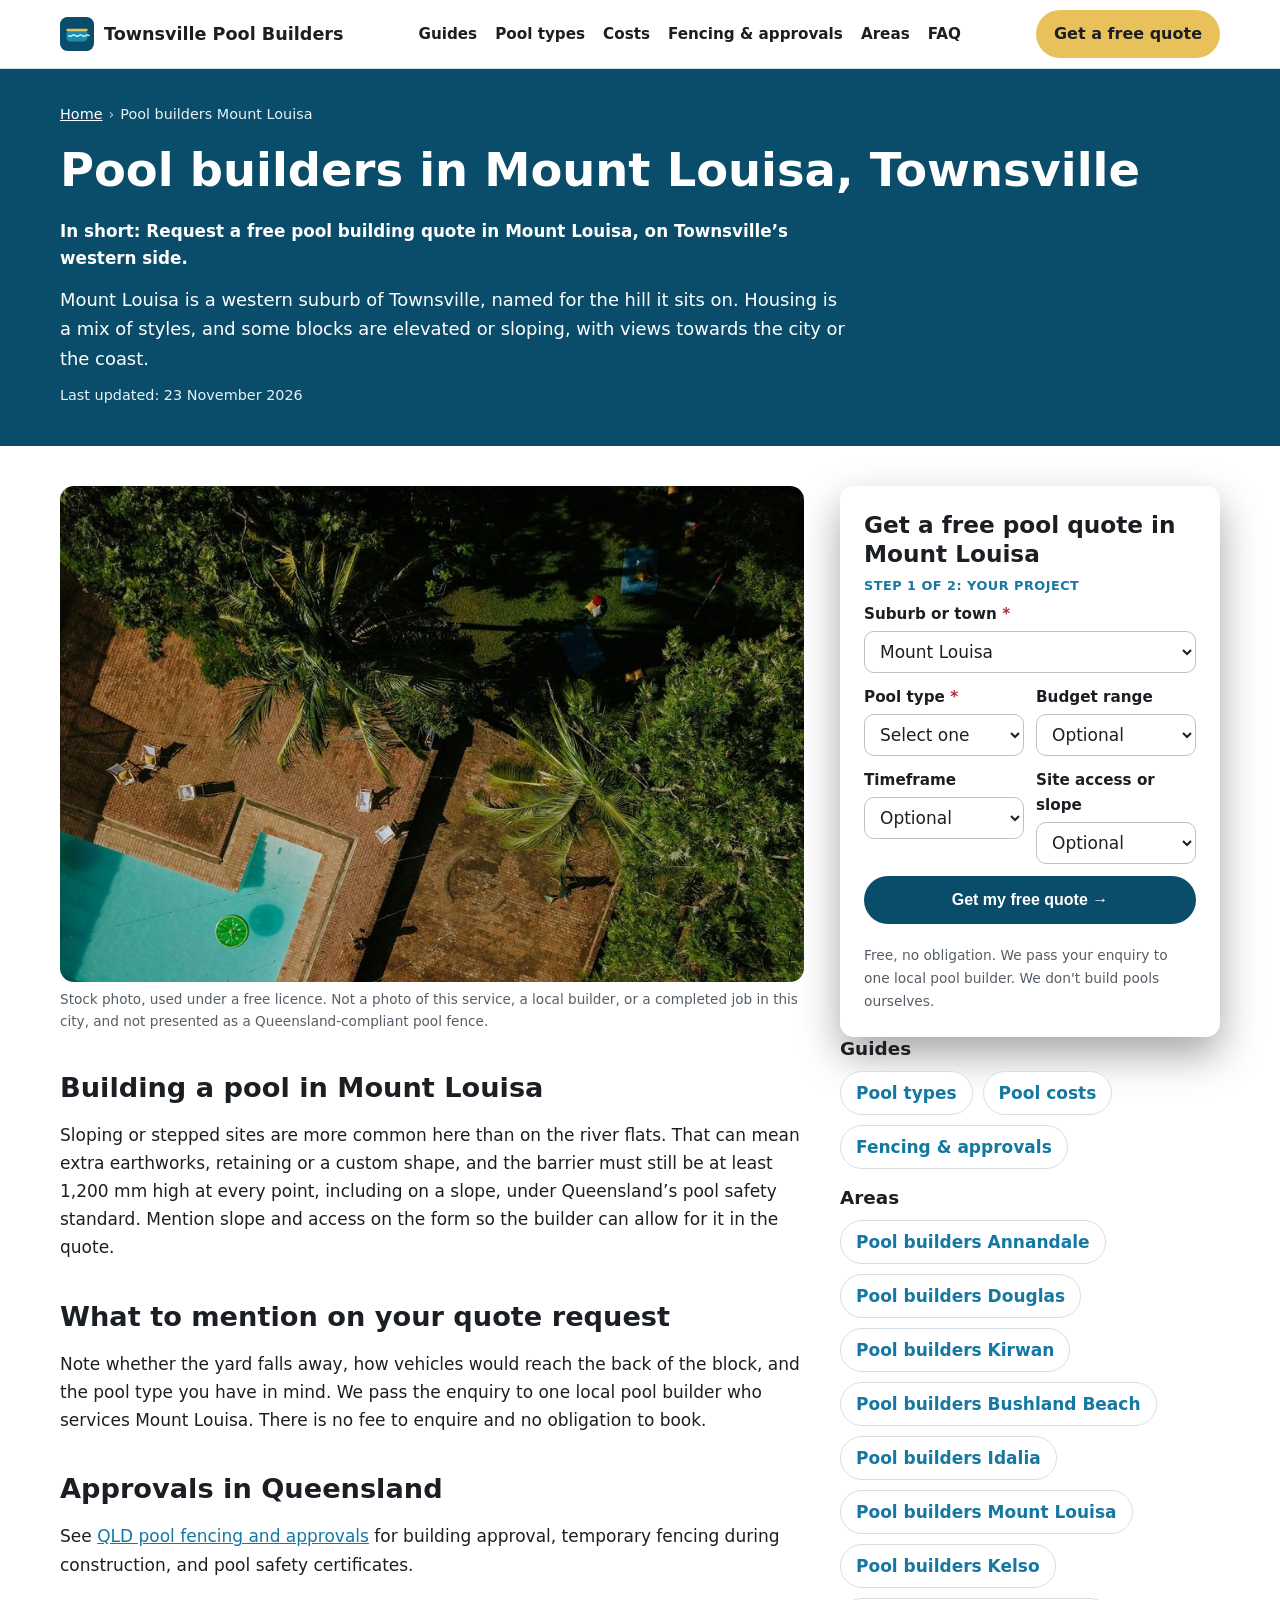
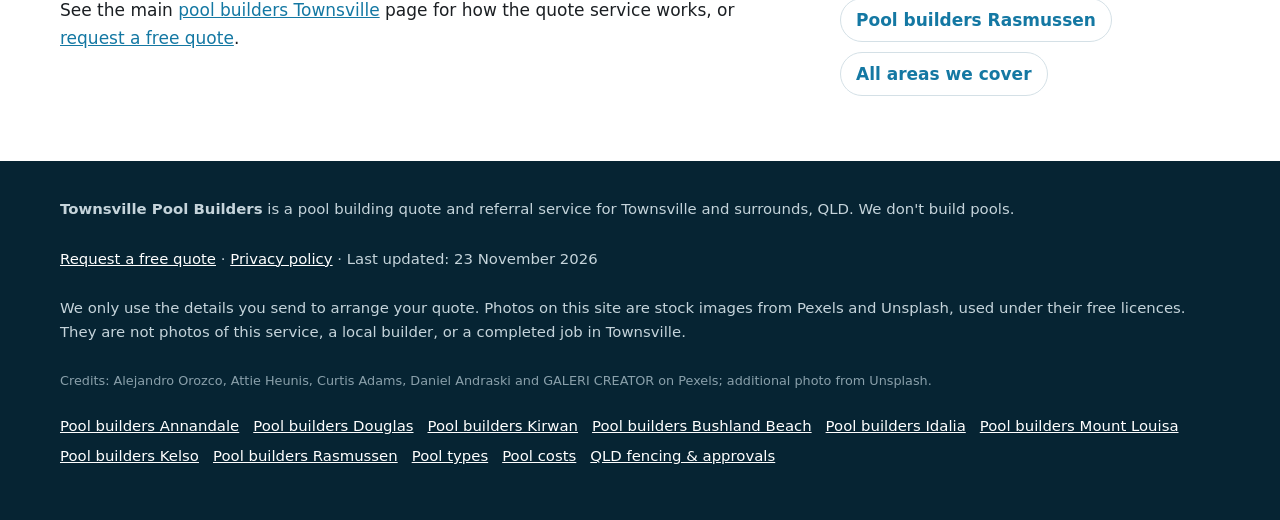
<file: pool-builders-mount-louisa/index.html>
<!doctype html>
<html lang="en-AU">
<head>
<meta charset="utf-8">
<!-- Search Console verification meta tag goes here once the property is created -->
<meta name="viewport" content="width=device-width, initial-scale=1">
<title>Pool Builders Mount Louisa | Free Pool Building Quotes, Townsville</title>
<meta name="description" content="Request a free pool building quote in Mount Louisa, on Townsville’s western side.">
<link rel="canonical" href="https://townsvillepoolbuilders.com.au/pool-builders-mount-louisa/">
<link rel="icon" href="/favicon.svg" type="image/svg+xml">
<meta name="theme-color" content="#0a4d6b">
<meta property="og:type" content="article">
<meta property="og:locale" content="en_AU">
<meta property="og:site_name" content="Townsville Pool Builders">
<meta property="og:title" content="Pool Builders Mount Louisa | Free Pool Building Quotes, Townsville">
<meta property="og:description" content="Request a free pool building quote in Mount Louisa, on Townsville’s western side.">
<meta property="og:url" content="https://townsvillepoolbuilders.com.au/pool-builders-mount-louisa/">
<meta property="og:image" content="https://townsvillepoolbuilders.com.au/img/hero.jpg">
<meta name="twitter:card" content="summary_large_image">
<meta name="twitter:image" content="https://townsvillepoolbuilders.com.au/img/hero.jpg">
<script>document.documentElement.classList.add('js')</script>
<link rel="stylesheet" href="/styles.css">
<!-- GA4 Measurement ID G-B7RGBRR4SV -->
<script async src="https://www.googletagmanager.com/gtag/js?id=G-B7RGBRR4SV"></script>
<script>window.dataLayer=window.dataLayer||[];function gtag(){dataLayer.push(arguments);}gtag('js',new Date());gtag('config','G-B7RGBRR4SV');</script>
<script type="application/ld+json">
{
 "@context": "https://schema.org",
 "@type": "WebPage",
 "@id": "https://townsvillepoolbuilders.com.au/pool-builders-mount-louisa/#webpage",
 "url": "https://townsvillepoolbuilders.com.au/pool-builders-mount-louisa/",
 "name": "Pool Builders Mount Louisa | Free Pool Building Quotes, Townsville",
 "description": "Request a free pool building quote in Mount Louisa, on Townsville’s western side.",
 "inLanguage": "en-AU",
 "dateModified": "2026-11-23",
 "isPartOf": { "@id": "https://townsvillepoolbuilders.com.au/#website" }
}
</script>
<script type="application/ld+json">
{
 "@context": "https://schema.org",
 "@type": "BreadcrumbList",
 "itemListElement": [
  { "@type": "ListItem", "position": 1, "name": "Home", "item": "https://townsvillepoolbuilders.com.au/" },
  { "@type": "ListItem", "position": 2, "name": "Pool Builders Mount Louisa", "item": "https://townsvillepoolbuilders.com.au/pool-builders-mount-louisa/" }
 ]
}
</script>
<script type="application/ld+json">
{
 "@context": "https://schema.org",
 "@type": "Service",
 "@id": "https://townsvillepoolbuilders.com.au/pool-builders-mount-louisa/#service",
 "name": "Pool building quotes in Mount Louisa",
 "serviceType": "Pool builder referral and quote service",
 "description": "Request a free pool building quote in Mount Louisa, on Townsville’s western side.",
 "url": "https://townsvillepoolbuilders.com.au/pool-builders-mount-louisa/",
 "provider": { "@type": "Organization", "name": "Townsville Pool Builders", "url": "https://townsvillepoolbuilders.com.au/" },
 "areaServed": [ { "@type": "Place", "name": "Mount Louisa, QLD" } ]
}
</script>


</head>
<body>
<a class="skip-link" href="#main">Skip to content</a>
<header class="site-header">
  <div class="wrap">
    <a class="brand" href="/" aria-label="Townsville Pool Builders home">
      <svg viewBox="0 0 64 64" aria-hidden="true"><rect width="64" height="64" rx="14" fill="#0a4d6b"/><rect x="12" y="24" width="40" height="22" rx="8" fill="#1a8fad"/><path d="M16 35c5 5 8-5 13 0s8-5 13 0 8-5 13 0" fill="none" stroke="#e8f6fb" stroke-width="2.4" stroke-linecap="round"/><rect x="12" y="22" width="40" height="5" rx="2" fill="#e8c15a"/></svg>
      Townsville Pool Builders
    </a>
    <nav class="nav" aria-label="Main">
      <a href="/#guides">Guides</a><a href="/pool-types/">Pool types</a><a href="/pool-costs/">Costs</a><a href="/qld-pool-fencing-approvals/">Fencing &amp; approvals</a><a href="/#areas">Areas</a><a href="/#faq">FAQ</a>
    </nav>
    <a class="btn btn-call header-call" href="#quote">Get a free quote</a>
  </div>
</header>
<main id="main">
<section class="page-hero" aria-labelledby="h1">
  <div class="wrap">
    <nav class="crumbs" aria-label="Breadcrumb"><ol><li><a href="https://townsvillepoolbuilders.com.au/">Home</a></li><li aria-current="page">Pool builders Mount Louisa</li></ol></nav>
    <h1 id="h1">Pool builders in Mount Louisa, Townsville</h1>
    <p class="summary">In short: Request a free pool building quote in Mount Louisa, on Townsville’s western side.</p>
    <p class="lead">Mount Louisa is a western suburb of Townsville, named for the hill it sits on. Housing is a mix of styles, and some blocks are elevated or sloping, with views towards the city or the coast.</p>
    <p class="updated">Last updated: 23 November 2026</p>
  </div>
</section>
<div class="wrap page-grid">
  <article class="page-body">
<figure><img src="/img/card-aerial.jpg" width="1200" height="800" style="aspect-ratio:3/2;object-fit:cover" alt="Aerial view of a backyard and swimming pool" decoding="async"><figcaption>Stock photo, used under a free licence. Not a photo of this service, a local builder, or a completed job in this city, and not presented as a Queensland-compliant pool fence.</figcaption></figure>

<h2>Building a pool in Mount Louisa</h2>
<p>Sloping or stepped sites are more common here than on the river flats. That can mean extra earthworks, retaining or a custom shape, and the barrier must still be at least 1,200 mm high at every point, including on a slope, under Queensland’s pool safety standard. Mention slope and access on the form so the builder can allow for it in the quote.</p>
<h2>What to mention on your quote request</h2>
<p>Note whether the yard falls away, how vehicles would reach the back of the block, and the pool type you have in mind. We pass the enquiry to one local pool builder who services Mount Louisa. There is no fee to enquire and no obligation to book.</p>
<h2>Approvals in Queensland</h2>
<p>See <a href="/qld-pool-fencing-approvals/">QLD pool fencing and approvals</a> for building approval, temporary fencing during construction, and pool safety certificates.</p>

<p class="home-link">See the main <a href="/">pool builders Townsville</a> page for how the quote service works, or <a href="#quote">request a free quote</a>.</p>
  </article>
  <aside class="page-aside">
    <div class="hero-form-card" id="quote">
      <h2 id="quote-h">Get a free pool quote in Mount Louisa</h2>
      <form class="quote-form two-step" id="quote-form" action="https://formsubmit.co/quotes@townsvillepoolbuilders.com.au" method="post" novalidate>
        <input type="hidden" name="_subject" value="New quote request – townsvillepoolbuilders.com.au">
        <input type="hidden" name="_captcha" value="true">
        <input type="hidden" name="_template" value="table">
        <input type="hidden" name="_next" value="https://townsvillepoolbuilders.com.au/thanks.html?lead=1">
        <input type="hidden" name="_autoresponse" value="Thanks for your pool building request. We&#x27;ve received it and are passing it to a local pool builder, who&#x27;ll be in touch shortly about your project.">
        <input type="text" name="_honey" style="display:none" tabindex="-1" autocomplete="off" aria-hidden="true">
        <input type="hidden" name="source" value="townsvillepoolbuilders.com.au">
        <input type="hidden" name="page" value="/pool-builders-mount-louisa/">
        <fieldset class="step step-1">
          <legend class="step-label">Step 1 of 2: your project</legend>
          <div class="full"><label for="suburb">Suburb or town <span class="req" aria-hidden="true">*</span></label>
            <select id="suburb" name="suburb" required><option value="">Choose your suburb</option><option>Townsville City</option><option>North Ward</option><option>Belgian Gardens</option><option>South Townsville</option><option>Railway Estate</option><option>Hermit Park</option><option>Mundingburra</option><option>Pimlico</option><option>Aitkenvale</option><option>Annandale</option><option>Douglas</option><option>Idalia</option><option>Oonoonba</option><option>Wulguru</option><option>Stuart</option><option>Garbutt</option><option selected>Mount Louisa</option><option>Cranbrook</option><option>Heatley</option><option>Vincent</option><option>Gulliver</option><option>Currajong</option><option>West End</option><option>Hyde Park</option><option>Kirwan</option><option>Thuringowa Central</option><option>Condon</option><option>Rasmussen</option><option>Kelso</option><option>Deeragun</option><option>Bushland Beach</option><option>Burdell</option><option>Mount Low</option><option>Bohle Plains</option><option>Alice River</option><option value="Other">Other (tell us below)</option></select></div>
          <div class="full other-wrap"><label for="suburb_other">Other suburb or town</label><input id="suburb_other" name="suburb_other" type="text" autocomplete="address-level2"></div>
          <div><label for="pool_type">Pool type <span class="req" aria-hidden="true">*</span></label>
            <select id="pool_type" name="pool_type" required>
              <option value="">Select one</option>
              <option>Concrete</option>
              <option>Fibreglass</option>
              <option>Plunge</option>
              <option>Not sure</option>
            </select></div>
          <div><label for="budget">Budget range</label>
            <select id="budget" name="budget">
              <option value="">Optional</option>
              <option>Under $40,000</option>
              <option>$40,000–$70,000</option>
              <option>$70,000–$100,000</option>
              <option>$100,000–$150,000</option>
              <option>$150,000 or more</option>
              <option>Not sure / want advice</option>
            </select></div>
          <div><label for="timeframe">Timeframe</label>
            <select id="timeframe" name="timeframe">
              <option value="">Optional</option>
              <option>ASAP / within a month</option>
              <option>Next 1–3 months</option>
              <option>3–6 months</option>
              <option>6–12 months</option>
              <option>Just researching</option>
            </select></div>
          <div><label for="site">Site access or slope</label>
            <select id="site" name="site_access">
              <option value="">Optional</option>
              <option>Easy access, fairly level</option>
              <option>Narrow side access</option>
              <option>Sloping block</option>
              <option>Restricted access / tight site</option>
              <option>Not sure</option>
            </select></div>
          <div class="full js-only"><button class="btn btn-primary btn-block" type="button" id="to-step-2">Get my free quote →</button></div>
          <p class="microcopy full">Free, no obligation. We pass your enquiry to one local pool builder. We don't build pools ourselves.</p>
          <p class="form-error full" id="step1-error" role="alert" hidden>Please choose your suburb and pool type.</p>
        </fieldset>
        <fieldset class="step step-2" id="step-2">
          <legend class="step-label">Step 2 of 2: your details</legend>
          <div><label for="name">Name <span class="req" aria-hidden="true">*</span></label><input id="name" name="name" type="text" autocomplete="name" required></div>
          <div><label for="phone">Phone <span class="req" aria-hidden="true">*</span></label><input id="phone" name="phone" type="tel" autocomplete="tel" inputmode="tel" required></div>
          <div class="full"><label for="email">Email <span class="req" aria-hidden="true">*</span></label><input id="email" name="email" type="email" autocomplete="email" required></div>
          <div class="full"><label for="message">Anything else we should pass on?</label><textarea id="message" name="message" rows="2" placeholder="e.g. fibreglass family pool in Annandale, sloping backyard, want fencing included"></textarea></div>
          <p class="consent full">By sending this form you agree we can share your details with one local pool builder so they can quote for your project. See our <a href="/privacy.html">privacy policy</a>.</p>
          <div class="full step2-actions"><button class="btn btn-primary" type="submit">Send my quote request</button><button class="btn-link js-only" type="button" id="back-1">← Back</button></div>
        </fieldset>
      </form>
    </div>
    <h3>Guides</h3>
    <ul class="link-list"><li><a href="/pool-types/">Pool types</a></li><li><a href="/pool-costs/">Pool costs</a></li><li><a href="/qld-pool-fencing-approvals/">Fencing &amp; approvals</a></li></ul>
    <h3>Areas</h3>
    <ul class="link-list"><li><a href="/pool-builders-annandale/">Pool builders Annandale</a></li><li><a href="/pool-builders-douglas/">Pool builders Douglas</a></li><li><a href="/pool-builders-kirwan/">Pool builders Kirwan</a></li><li><a href="/pool-builders-bushland-beach/">Pool builders Bushland Beach</a></li><li><a href="/pool-builders-idalia/">Pool builders Idalia</a></li><li><a href="/pool-builders-mount-louisa/">Pool builders Mount Louisa</a></li><li><a href="/pool-builders-kelso/">Pool builders Kelso</a></li><li><a href="/pool-builders-rasmussen/">Pool builders Rasmussen</a></li><li><a href="/#areas">All areas we cover</a></li></ul>
  </aside>
</div>
</main>
<footer class="site-footer">
  <div class="wrap">
    <p><strong>Townsville Pool Builders</strong> is a pool building quote and referral service for Townsville and surrounds, QLD. We don't build pools.</p>
    <p><a href="#quote">Request a free quote</a> · <a href="/privacy.html">Privacy policy</a> · Last updated: 23 November 2026</p>
    <p>We only use the details you send to arrange your quote. Photos on this site are stock images from Pexels and Unsplash, used under their free licences. They are not photos of this service, a local builder, or a completed job in Townsville.</p>
    <p class="credit-line">Credits: Alejandro Orozco, Attie Heunis, Curtis Adams, Daniel Andraski and GALERI CREATOR on Pexels; additional photo from Unsplash.</p>
    <p class="footer-links"><a href="/pool-builders-annandale/">Pool builders Annandale</a> <a href="/pool-builders-douglas/">Pool builders Douglas</a> <a href="/pool-builders-kirwan/">Pool builders Kirwan</a> <a href="/pool-builders-bushland-beach/">Pool builders Bushland Beach</a> <a href="/pool-builders-idalia/">Pool builders Idalia</a> <a href="/pool-builders-mount-louisa/">Pool builders Mount Louisa</a> <a href="/pool-builders-kelso/">Pool builders Kelso</a> <a href="/pool-builders-rasmussen/">Pool builders Rasmussen</a> <a href="/pool-types/">Pool types</a> <a href="/pool-costs/">Pool costs</a> <a href="/qld-pool-fencing-approvals/">QLD fencing &amp; approvals</a></p>
  </div>
</footer>

<div class="mobile-call" aria-label="Quick contact">
  <a class="btn btn-call" href="#quote">Get a free quote</a>
</div>
<script src="/form.js" defer></script>
<script>(function(){var b=document.querySelector('.mobile-call'),q=document.getElementById('quote');if(!b||!q||!('IntersectionObserver' in window))return;new IntersectionObserver(function(e){b.classList.toggle('mc-off',e[0].isIntersecting)},{threshold:.15}).observe(q)})();</script>

</body>
</html>
</file>
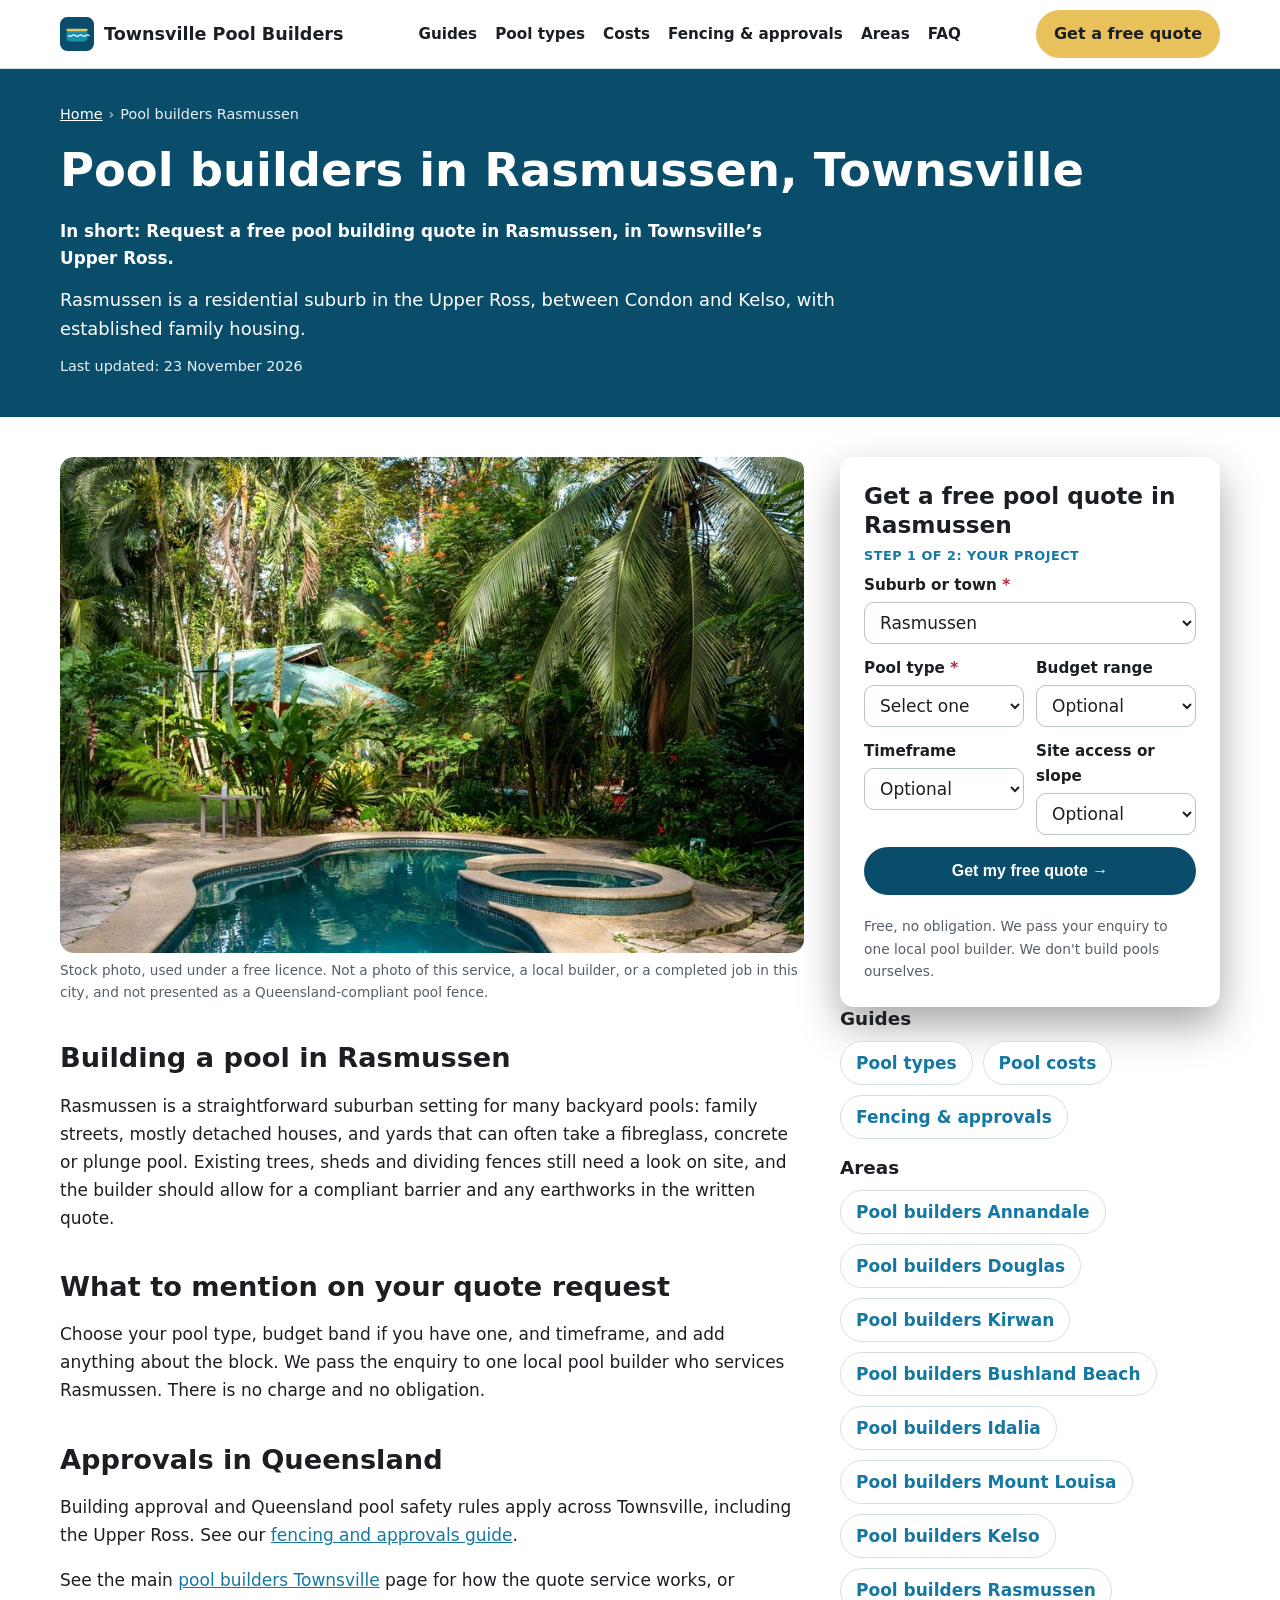
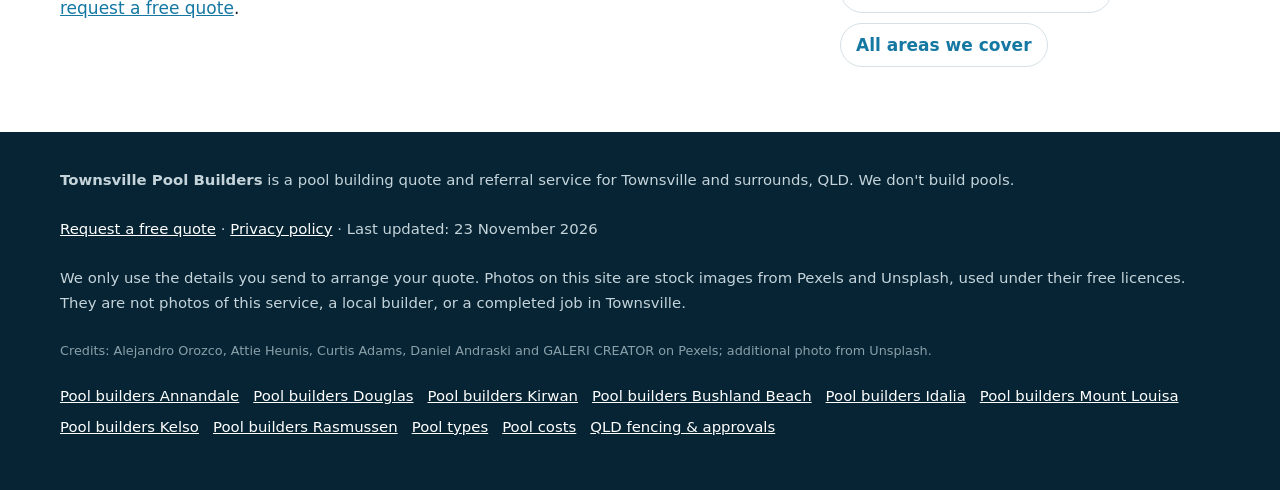
<file: pool-builders-rasmussen/index.html>
<!doctype html>
<html lang="en-AU">
<head>
<meta charset="utf-8">
<!-- Search Console verification meta tag goes here once the property is created -->
<meta name="viewport" content="width=device-width, initial-scale=1">
<title>Pool Builders Rasmussen | Free Pool Building Quotes, Townsville</title>
<meta name="description" content="Request a free pool building quote in Rasmussen, in Townsville’s Upper Ross.">
<link rel="canonical" href="https://townsvillepoolbuilders.com.au/pool-builders-rasmussen/">
<link rel="icon" href="/favicon.svg" type="image/svg+xml">
<meta name="theme-color" content="#0a4d6b">
<meta property="og:type" content="article">
<meta property="og:locale" content="en_AU">
<meta property="og:site_name" content="Townsville Pool Builders">
<meta property="og:title" content="Pool Builders Rasmussen | Free Pool Building Quotes, Townsville">
<meta property="og:description" content="Request a free pool building quote in Rasmussen, in Townsville’s Upper Ross.">
<meta property="og:url" content="https://townsvillepoolbuilders.com.au/pool-builders-rasmussen/">
<meta property="og:image" content="https://townsvillepoolbuilders.com.au/img/hero.jpg">
<meta name="twitter:card" content="summary_large_image">
<meta name="twitter:image" content="https://townsvillepoolbuilders.com.au/img/hero.jpg">
<script>document.documentElement.classList.add('js')</script>
<link rel="stylesheet" href="/styles.css">
<!-- GA4 Measurement ID G-B7RGBRR4SV -->
<script async src="https://www.googletagmanager.com/gtag/js?id=G-B7RGBRR4SV"></script>
<script>window.dataLayer=window.dataLayer||[];function gtag(){dataLayer.push(arguments);}gtag('js',new Date());gtag('config','G-B7RGBRR4SV');</script>
<script type="application/ld+json">
{
 "@context": "https://schema.org",
 "@type": "WebPage",
 "@id": "https://townsvillepoolbuilders.com.au/pool-builders-rasmussen/#webpage",
 "url": "https://townsvillepoolbuilders.com.au/pool-builders-rasmussen/",
 "name": "Pool Builders Rasmussen | Free Pool Building Quotes, Townsville",
 "description": "Request a free pool building quote in Rasmussen, in Townsville’s Upper Ross.",
 "inLanguage": "en-AU",
 "dateModified": "2026-11-23",
 "isPartOf": { "@id": "https://townsvillepoolbuilders.com.au/#website" }
}
</script>
<script type="application/ld+json">
{
 "@context": "https://schema.org",
 "@type": "BreadcrumbList",
 "itemListElement": [
  { "@type": "ListItem", "position": 1, "name": "Home", "item": "https://townsvillepoolbuilders.com.au/" },
  { "@type": "ListItem", "position": 2, "name": "Pool Builders Rasmussen", "item": "https://townsvillepoolbuilders.com.au/pool-builders-rasmussen/" }
 ]
}
</script>
<script type="application/ld+json">
{
 "@context": "https://schema.org",
 "@type": "Service",
 "@id": "https://townsvillepoolbuilders.com.au/pool-builders-rasmussen/#service",
 "name": "Pool building quotes in Rasmussen",
 "serviceType": "Pool builder referral and quote service",
 "description": "Request a free pool building quote in Rasmussen, in Townsville’s Upper Ross.",
 "url": "https://townsvillepoolbuilders.com.au/pool-builders-rasmussen/",
 "provider": { "@type": "Organization", "name": "Townsville Pool Builders", "url": "https://townsvillepoolbuilders.com.au/" },
 "areaServed": [ { "@type": "Place", "name": "Rasmussen, QLD" } ]
}
</script>


</head>
<body>
<a class="skip-link" href="#main">Skip to content</a>
<header class="site-header">
  <div class="wrap">
    <a class="brand" href="/" aria-label="Townsville Pool Builders home">
      <svg viewBox="0 0 64 64" aria-hidden="true"><rect width="64" height="64" rx="14" fill="#0a4d6b"/><rect x="12" y="24" width="40" height="22" rx="8" fill="#1a8fad"/><path d="M16 35c5 5 8-5 13 0s8-5 13 0 8-5 13 0" fill="none" stroke="#e8f6fb" stroke-width="2.4" stroke-linecap="round"/><rect x="12" y="22" width="40" height="5" rx="2" fill="#e8c15a"/></svg>
      Townsville Pool Builders
    </a>
    <nav class="nav" aria-label="Main">
      <a href="/#guides">Guides</a><a href="/pool-types/">Pool types</a><a href="/pool-costs/">Costs</a><a href="/qld-pool-fencing-approvals/">Fencing &amp; approvals</a><a href="/#areas">Areas</a><a href="/#faq">FAQ</a>
    </nav>
    <a class="btn btn-call header-call" href="#quote">Get a free quote</a>
  </div>
</header>
<main id="main">
<section class="page-hero" aria-labelledby="h1">
  <div class="wrap">
    <nav class="crumbs" aria-label="Breadcrumb"><ol><li><a href="https://townsvillepoolbuilders.com.au/">Home</a></li><li aria-current="page">Pool builders Rasmussen</li></ol></nav>
    <h1 id="h1">Pool builders in Rasmussen, Townsville</h1>
    <p class="summary">In short: Request a free pool building quote in Rasmussen, in Townsville’s Upper Ross.</p>
    <p class="lead">Rasmussen is a residential suburb in the Upper Ross, between Condon and Kelso, with established family housing.</p>
    <p class="updated">Last updated: 23 November 2026</p>
  </div>
</section>
<div class="wrap page-grid">
  <article class="page-body">
<figure><img src="/img/step3.jpg" width="1200" height="800" style="aspect-ratio:3/2;object-fit:cover" alt="Freeform pool in a planted backyard" decoding="async"><figcaption>Stock photo, used under a free licence. Not a photo of this service, a local builder, or a completed job in this city, and not presented as a Queensland-compliant pool fence.</figcaption></figure>

<h2>Building a pool in Rasmussen</h2>
<p>Rasmussen is a straightforward suburban setting for many backyard pools: family streets, mostly detached houses, and yards that can often take a fibreglass, concrete or plunge pool. Existing trees, sheds and dividing fences still need a look on site, and the builder should allow for a compliant barrier and any earthworks in the written quote.</p>
<h2>What to mention on your quote request</h2>
<p>Choose your pool type, budget band if you have one, and timeframe, and add anything about the block. We pass the enquiry to one local pool builder who services Rasmussen. There is no charge and no obligation.</p>
<h2>Approvals in Queensland</h2>
<p>Building approval and Queensland pool safety rules apply across Townsville, including the Upper Ross. See our <a href="/qld-pool-fencing-approvals/">fencing and approvals guide</a>.</p>

<p class="home-link">See the main <a href="/">pool builders Townsville</a> page for how the quote service works, or <a href="#quote">request a free quote</a>.</p>
  </article>
  <aside class="page-aside">
    <div class="hero-form-card" id="quote">
      <h2 id="quote-h">Get a free pool quote in Rasmussen</h2>
      <form class="quote-form two-step" id="quote-form" action="https://formsubmit.co/quotes@townsvillepoolbuilders.com.au" method="post" novalidate>
        <input type="hidden" name="_subject" value="New quote request – townsvillepoolbuilders.com.au">
        <input type="hidden" name="_captcha" value="true">
        <input type="hidden" name="_template" value="table">
        <input type="hidden" name="_next" value="https://townsvillepoolbuilders.com.au/thanks.html?lead=1">
        <input type="hidden" name="_autoresponse" value="Thanks for your pool building request. We&#x27;ve received it and are passing it to a local pool builder, who&#x27;ll be in touch shortly about your project.">
        <input type="text" name="_honey" style="display:none" tabindex="-1" autocomplete="off" aria-hidden="true">
        <input type="hidden" name="source" value="townsvillepoolbuilders.com.au">
        <input type="hidden" name="page" value="/pool-builders-rasmussen/">
        <fieldset class="step step-1">
          <legend class="step-label">Step 1 of 2: your project</legend>
          <div class="full"><label for="suburb">Suburb or town <span class="req" aria-hidden="true">*</span></label>
            <select id="suburb" name="suburb" required><option value="">Choose your suburb</option><option>Townsville City</option><option>North Ward</option><option>Belgian Gardens</option><option>South Townsville</option><option>Railway Estate</option><option>Hermit Park</option><option>Mundingburra</option><option>Pimlico</option><option>Aitkenvale</option><option>Annandale</option><option>Douglas</option><option>Idalia</option><option>Oonoonba</option><option>Wulguru</option><option>Stuart</option><option>Garbutt</option><option>Mount Louisa</option><option>Cranbrook</option><option>Heatley</option><option>Vincent</option><option>Gulliver</option><option>Currajong</option><option>West End</option><option>Hyde Park</option><option>Kirwan</option><option>Thuringowa Central</option><option>Condon</option><option selected>Rasmussen</option><option>Kelso</option><option>Deeragun</option><option>Bushland Beach</option><option>Burdell</option><option>Mount Low</option><option>Bohle Plains</option><option>Alice River</option><option value="Other">Other (tell us below)</option></select></div>
          <div class="full other-wrap"><label for="suburb_other">Other suburb or town</label><input id="suburb_other" name="suburb_other" type="text" autocomplete="address-level2"></div>
          <div><label for="pool_type">Pool type <span class="req" aria-hidden="true">*</span></label>
            <select id="pool_type" name="pool_type" required>
              <option value="">Select one</option>
              <option>Concrete</option>
              <option>Fibreglass</option>
              <option>Plunge</option>
              <option>Not sure</option>
            </select></div>
          <div><label for="budget">Budget range</label>
            <select id="budget" name="budget">
              <option value="">Optional</option>
              <option>Under $40,000</option>
              <option>$40,000–$70,000</option>
              <option>$70,000–$100,000</option>
              <option>$100,000–$150,000</option>
              <option>$150,000 or more</option>
              <option>Not sure / want advice</option>
            </select></div>
          <div><label for="timeframe">Timeframe</label>
            <select id="timeframe" name="timeframe">
              <option value="">Optional</option>
              <option>ASAP / within a month</option>
              <option>Next 1–3 months</option>
              <option>3–6 months</option>
              <option>6–12 months</option>
              <option>Just researching</option>
            </select></div>
          <div><label for="site">Site access or slope</label>
            <select id="site" name="site_access">
              <option value="">Optional</option>
              <option>Easy access, fairly level</option>
              <option>Narrow side access</option>
              <option>Sloping block</option>
              <option>Restricted access / tight site</option>
              <option>Not sure</option>
            </select></div>
          <div class="full js-only"><button class="btn btn-primary btn-block" type="button" id="to-step-2">Get my free quote →</button></div>
          <p class="microcopy full">Free, no obligation. We pass your enquiry to one local pool builder. We don't build pools ourselves.</p>
          <p class="form-error full" id="step1-error" role="alert" hidden>Please choose your suburb and pool type.</p>
        </fieldset>
        <fieldset class="step step-2" id="step-2">
          <legend class="step-label">Step 2 of 2: your details</legend>
          <div><label for="name">Name <span class="req" aria-hidden="true">*</span></label><input id="name" name="name" type="text" autocomplete="name" required></div>
          <div><label for="phone">Phone <span class="req" aria-hidden="true">*</span></label><input id="phone" name="phone" type="tel" autocomplete="tel" inputmode="tel" required></div>
          <div class="full"><label for="email">Email <span class="req" aria-hidden="true">*</span></label><input id="email" name="email" type="email" autocomplete="email" required></div>
          <div class="full"><label for="message">Anything else we should pass on?</label><textarea id="message" name="message" rows="2" placeholder="e.g. fibreglass family pool in Annandale, sloping backyard, want fencing included"></textarea></div>
          <p class="consent full">By sending this form you agree we can share your details with one local pool builder so they can quote for your project. See our <a href="/privacy.html">privacy policy</a>.</p>
          <div class="full step2-actions"><button class="btn btn-primary" type="submit">Send my quote request</button><button class="btn-link js-only" type="button" id="back-1">← Back</button></div>
        </fieldset>
      </form>
    </div>
    <h3>Guides</h3>
    <ul class="link-list"><li><a href="/pool-types/">Pool types</a></li><li><a href="/pool-costs/">Pool costs</a></li><li><a href="/qld-pool-fencing-approvals/">Fencing &amp; approvals</a></li></ul>
    <h3>Areas</h3>
    <ul class="link-list"><li><a href="/pool-builders-annandale/">Pool builders Annandale</a></li><li><a href="/pool-builders-douglas/">Pool builders Douglas</a></li><li><a href="/pool-builders-kirwan/">Pool builders Kirwan</a></li><li><a href="/pool-builders-bushland-beach/">Pool builders Bushland Beach</a></li><li><a href="/pool-builders-idalia/">Pool builders Idalia</a></li><li><a href="/pool-builders-mount-louisa/">Pool builders Mount Louisa</a></li><li><a href="/pool-builders-kelso/">Pool builders Kelso</a></li><li><a href="/pool-builders-rasmussen/">Pool builders Rasmussen</a></li><li><a href="/#areas">All areas we cover</a></li></ul>
  </aside>
</div>
</main>
<footer class="site-footer">
  <div class="wrap">
    <p><strong>Townsville Pool Builders</strong> is a pool building quote and referral service for Townsville and surrounds, QLD. We don't build pools.</p>
    <p><a href="#quote">Request a free quote</a> · <a href="/privacy.html">Privacy policy</a> · Last updated: 23 November 2026</p>
    <p>We only use the details you send to arrange your quote. Photos on this site are stock images from Pexels and Unsplash, used under their free licences. They are not photos of this service, a local builder, or a completed job in Townsville.</p>
    <p class="credit-line">Credits: Alejandro Orozco, Attie Heunis, Curtis Adams, Daniel Andraski and GALERI CREATOR on Pexels; additional photo from Unsplash.</p>
    <p class="footer-links"><a href="/pool-builders-annandale/">Pool builders Annandale</a> <a href="/pool-builders-douglas/">Pool builders Douglas</a> <a href="/pool-builders-kirwan/">Pool builders Kirwan</a> <a href="/pool-builders-bushland-beach/">Pool builders Bushland Beach</a> <a href="/pool-builders-idalia/">Pool builders Idalia</a> <a href="/pool-builders-mount-louisa/">Pool builders Mount Louisa</a> <a href="/pool-builders-kelso/">Pool builders Kelso</a> <a href="/pool-builders-rasmussen/">Pool builders Rasmussen</a> <a href="/pool-types/">Pool types</a> <a href="/pool-costs/">Pool costs</a> <a href="/qld-pool-fencing-approvals/">QLD fencing &amp; approvals</a></p>
  </div>
</footer>

<div class="mobile-call" aria-label="Quick contact">
  <a class="btn btn-call" href="#quote">Get a free quote</a>
</div>
<script src="/form.js" defer></script>
<script>(function(){var b=document.querySelector('.mobile-call'),q=document.getElementById('quote');if(!b||!q||!('IntersectionObserver' in window))return;new IntersectionObserver(function(e){b.classList.toggle('mc-off',e[0].isIntersecting)},{threshold:.15}).observe(q)})();</script>

</body>
</html>
</file>
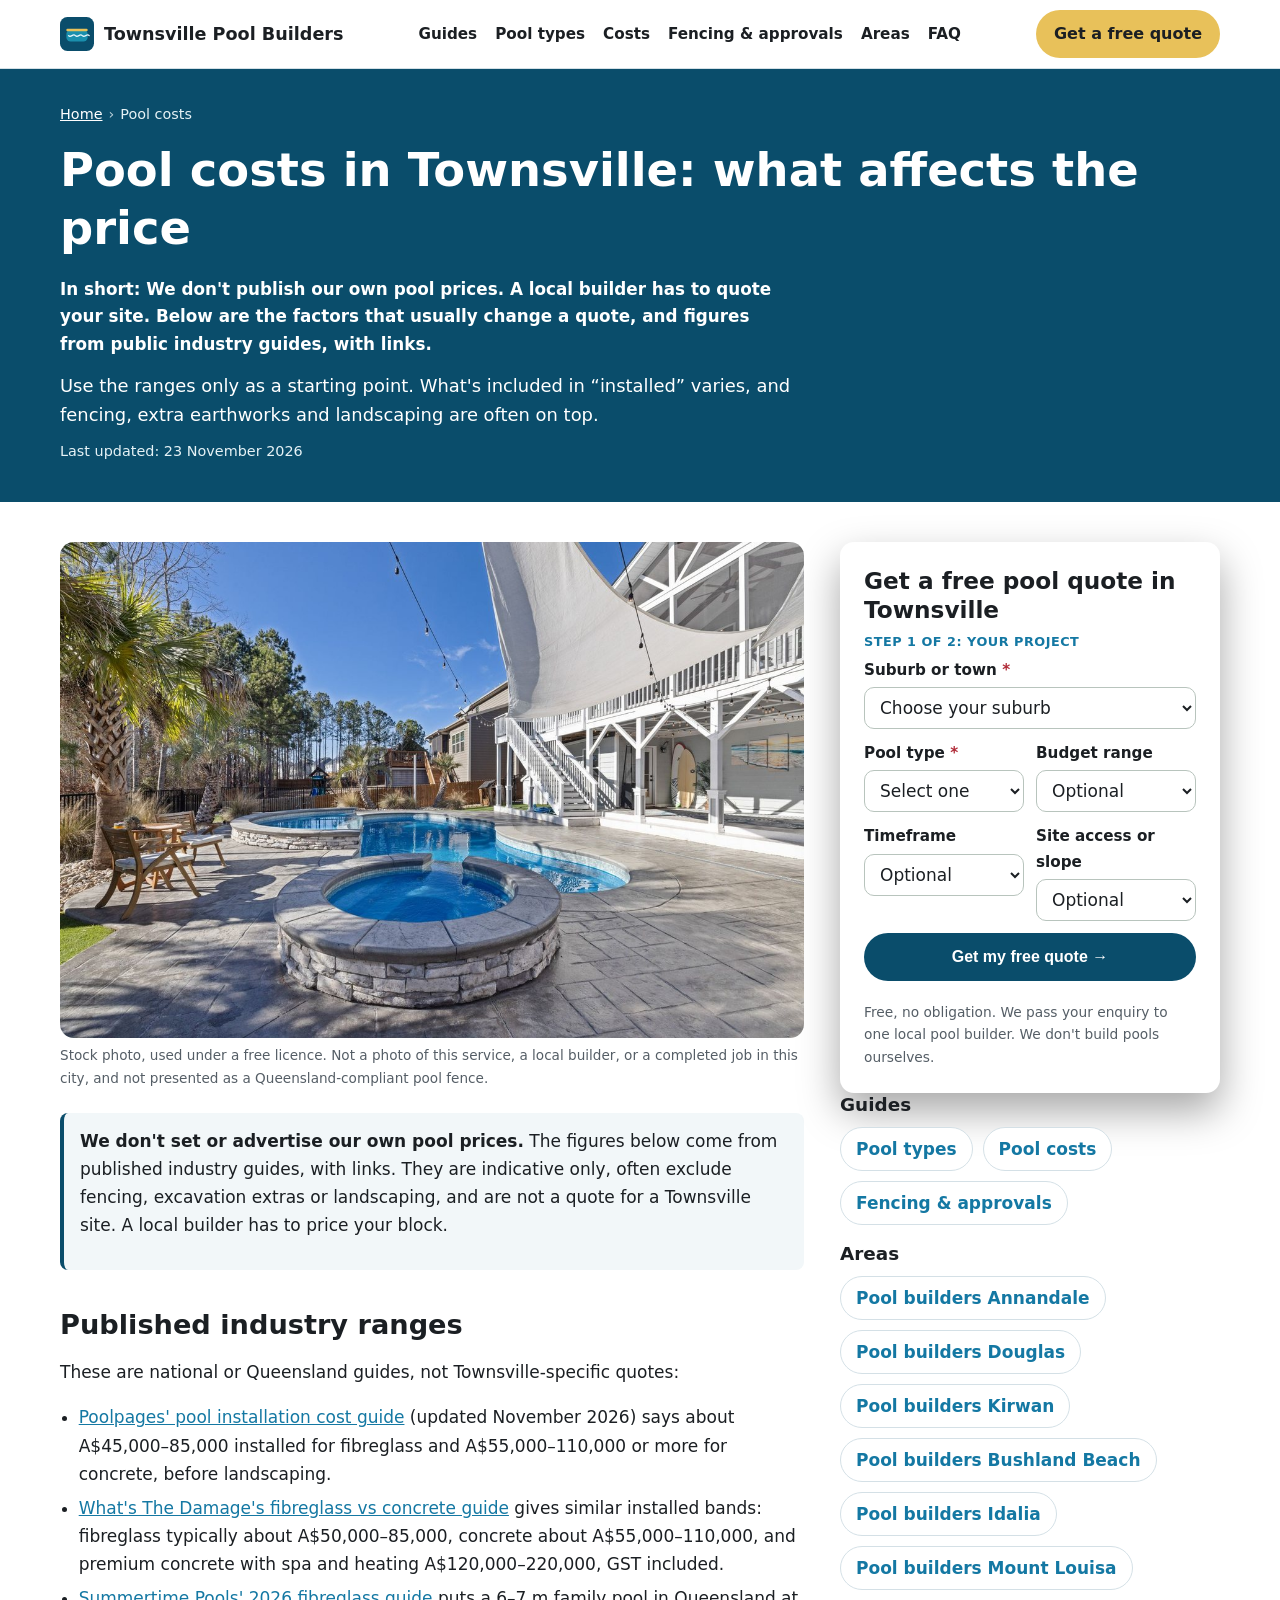
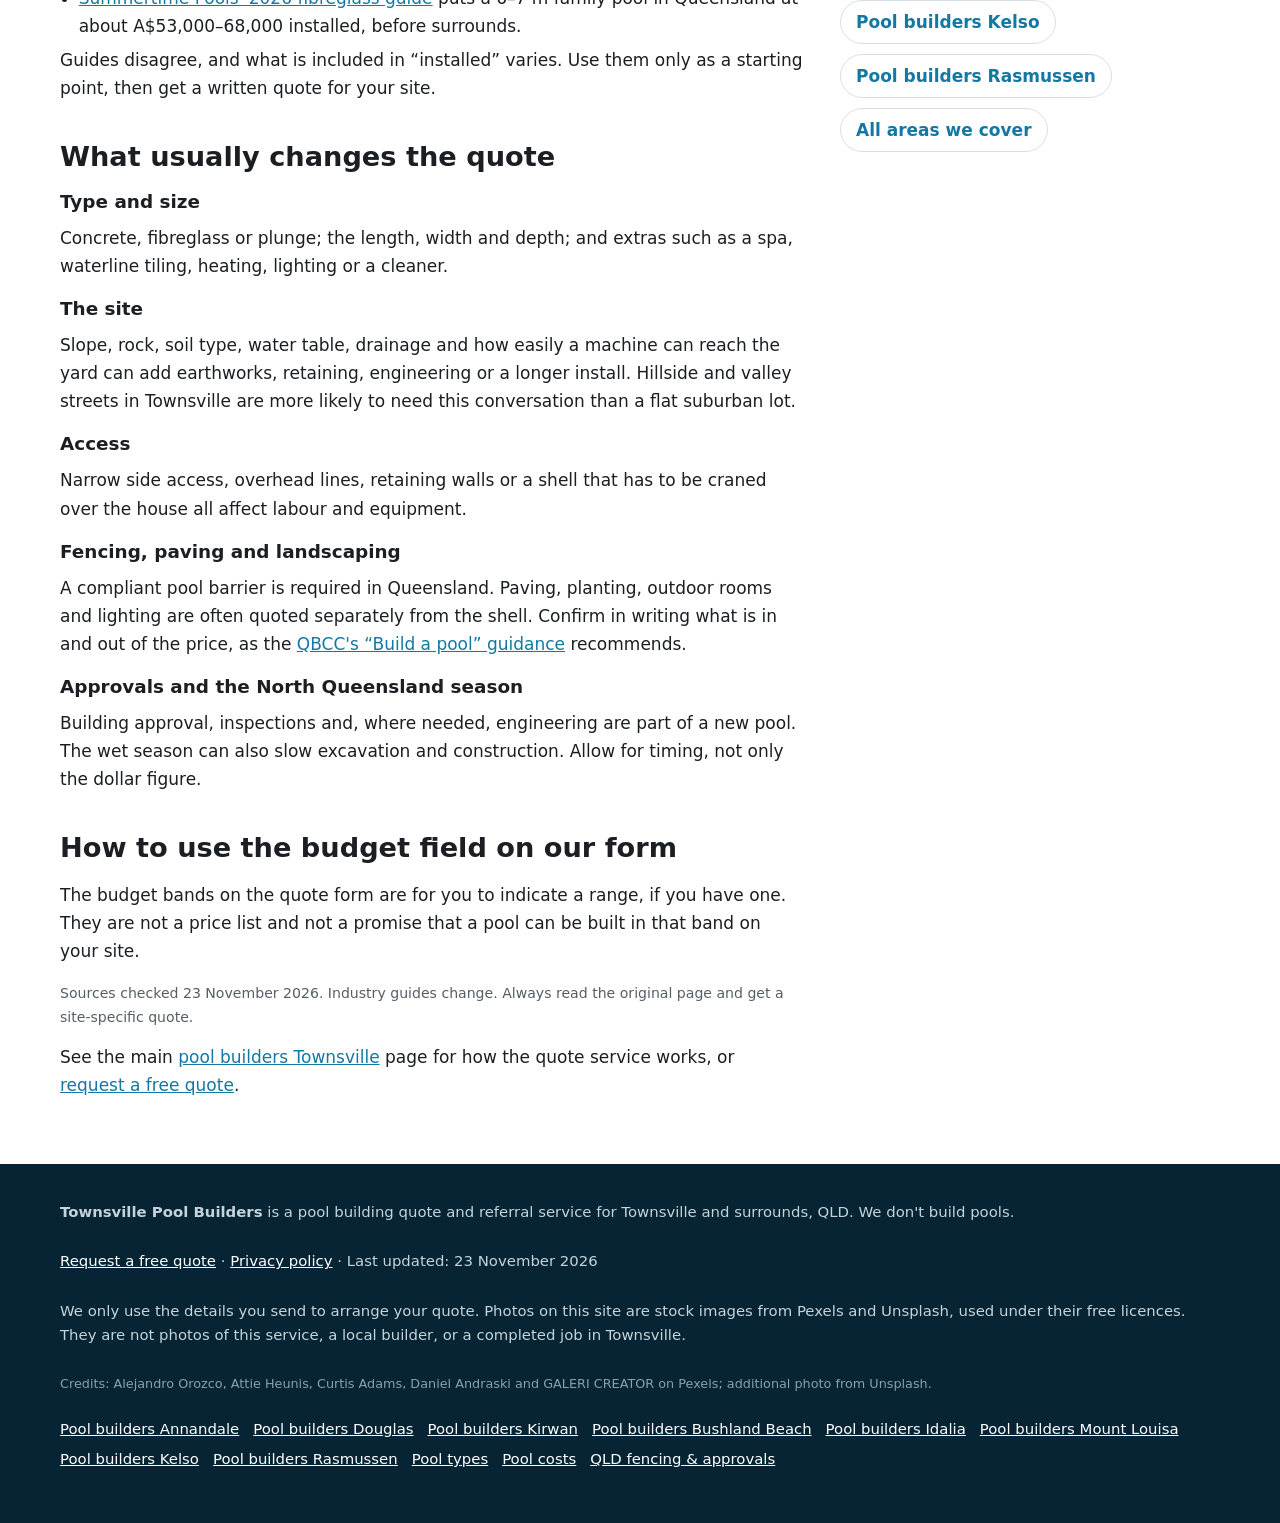
<file: pool-costs/index.html>
<!doctype html>
<html lang="en-AU">
<head>
<meta charset="utf-8">
<!-- Search Console verification meta tag goes here once the property is created -->
<meta name="viewport" content="width=device-width, initial-scale=1">
<title>Pool Costs in Townsville | What Affects the Price</title>
<meta name="description" content="What affects swimming pool costs in Townsville, plus published industry ranges from named public guides. Not our prices. Request a free site quote.">
<link rel="canonical" href="https://townsvillepoolbuilders.com.au/pool-costs/">
<link rel="icon" href="/favicon.svg" type="image/svg+xml">
<meta name="theme-color" content="#0a4d6b">
<meta property="og:type" content="article">
<meta property="og:locale" content="en_AU">
<meta property="og:site_name" content="Townsville Pool Builders">
<meta property="og:title" content="Pool Costs in Townsville | What Affects the Price">
<meta property="og:description" content="What affects swimming pool costs in Townsville, plus published industry ranges from named public guides. Not our prices. Request a free site quote.">
<meta property="og:url" content="https://townsvillepoolbuilders.com.au/pool-costs/">
<meta property="og:image" content="https://townsvillepoolbuilders.com.au/img/hero.jpg">
<meta name="twitter:card" content="summary_large_image">
<meta name="twitter:image" content="https://townsvillepoolbuilders.com.au/img/hero.jpg">
<script>document.documentElement.classList.add('js')</script>
<link rel="stylesheet" href="/styles.css">
<!-- GA4 Measurement ID G-B7RGBRR4SV -->
<script async src="https://www.googletagmanager.com/gtag/js?id=G-B7RGBRR4SV"></script>
<script>window.dataLayer=window.dataLayer||[];function gtag(){dataLayer.push(arguments);}gtag('js',new Date());gtag('config','G-B7RGBRR4SV');</script>
<script type="application/ld+json">
{
 "@context": "https://schema.org",
 "@type": "WebPage",
 "@id": "https://townsvillepoolbuilders.com.au/pool-costs/#webpage",
 "url": "https://townsvillepoolbuilders.com.au/pool-costs/",
 "name": "Pool Costs in Townsville | What Affects the Price",
 "description": "What affects swimming pool costs in Townsville, plus published industry ranges from named public guides. Not our prices. Request a free site quote.",
 "inLanguage": "en-AU",
 "dateModified": "2026-11-23",
 "isPartOf": { "@id": "https://townsvillepoolbuilders.com.au/#website" }
}
</script>
<script type="application/ld+json">
{
 "@context": "https://schema.org",
 "@type": "BreadcrumbList",
 "itemListElement": [
  { "@type": "ListItem", "position": 1, "name": "Home", "item": "https://townsvillepoolbuilders.com.au/" },
  { "@type": "ListItem", "position": 2, "name": "Pool Costs in Townsville", "item": "https://townsvillepoolbuilders.com.au/pool-costs/" }
 ]
}
</script>
<script type="application/ld+json">
{
 "@context": "https://schema.org",
 "@type": "Service",
 "@id": "https://townsvillepoolbuilders.com.au/pool-costs/#service",
 "name": "Pool building quotes in Townsville",
 "serviceType": "Pool builder referral and quote service",
 "description": "What affects swimming pool costs in Townsville, plus published industry ranges from named public guides. Not our prices. Request a free site quote.",
 "url": "https://townsvillepoolbuilders.com.au/pool-costs/",
 "provider": { "@type": "Organization", "name": "Townsville Pool Builders", "url": "https://townsvillepoolbuilders.com.au/" },
 "areaServed": [ { "@type": "Place", "name": "Townsville City Council, QLD" } ]
}
</script>


</head>
<body>
<a class="skip-link" href="#main">Skip to content</a>
<header class="site-header">
  <div class="wrap">
    <a class="brand" href="/" aria-label="Townsville Pool Builders home">
      <svg viewBox="0 0 64 64" aria-hidden="true"><rect width="64" height="64" rx="14" fill="#0a4d6b"/><rect x="12" y="24" width="40" height="22" rx="8" fill="#1a8fad"/><path d="M16 35c5 5 8-5 13 0s8-5 13 0 8-5 13 0" fill="none" stroke="#e8f6fb" stroke-width="2.4" stroke-linecap="round"/><rect x="12" y="22" width="40" height="5" rx="2" fill="#e8c15a"/></svg>
      Townsville Pool Builders
    </a>
    <nav class="nav" aria-label="Main">
      <a href="/#guides">Guides</a><a href="/pool-types/">Pool types</a><a href="/pool-costs/">Costs</a><a href="/qld-pool-fencing-approvals/">Fencing &amp; approvals</a><a href="/#areas">Areas</a><a href="/#faq">FAQ</a>
    </nav>
    <a class="btn btn-call header-call" href="#quote">Get a free quote</a>
  </div>
</header>
<main id="main">
<section class="page-hero" aria-labelledby="h1">
  <div class="wrap">
    <nav class="crumbs" aria-label="Breadcrumb"><ol><li><a href="https://townsvillepoolbuilders.com.au/">Home</a></li><li aria-current="page">Pool costs</li></ol></nav>
    <h1 id="h1">Pool costs in Townsville: what affects the price</h1>
    <p class="summary">In short: We don&#x27;t publish our own pool prices. A local builder has to quote your site. Below are the factors that usually change a quote, and figures from public industry guides, with links.</p>
    <p class="lead">Use the ranges only as a starting point. What's included in “installed” varies, and fencing, extra earthworks and landscaping are often on top.</p>
    <p class="updated">Last updated: 23 November 2026</p>
  </div>
</section>
<div class="wrap page-grid">
  <article class="page-body">
<figure><img src="/img/costs.jpg" width="1200" height="800" style="aspect-ratio:3/2;object-fit:cover" alt="Backyard pool and spa with paved surrounds, used to illustrate that inclusions affect cost" decoding="async"><figcaption>Stock photo, used under a free licence. Not a photo of this service, a local builder, or a completed job in this city, and not presented as a Queensland-compliant pool fence.</figcaption></figure>

<div class="callout"><p><strong>We don't set or advertise our own pool prices.</strong> The figures below come from published industry guides, with links. They are indicative only, often exclude fencing, excavation extras or landscaping, and are not a quote for a Townsville site. A local builder has to price your block.</p></div>
<h2>Published industry ranges</h2>
<p>These are national or Queensland guides, not Townsville-specific quotes:</p>
<ul class="clean">
<li><a href="https://www.poolpages.com.au/guides/pool-installation-cost-australia" rel="noopener">Poolpages' pool installation cost guide</a> (updated November 2026) says about A$45,000–85,000 installed for fibreglass and A$55,000–110,000 or more for concrete, before landscaping.</li>
<li><a href="https://whatsthedamage.com.au/fibreglass-vs-concrete-pool-cost/" rel="noopener">What's The Damage's fibreglass vs concrete guide</a> gives similar installed bands: fibreglass typically about A$50,000–85,000, concrete about A$55,000–110,000, and premium concrete with spa and heating A$120,000–220,000, GST included.</li>
<li><a href="https://www.summertime.com.au/hub/how-much-do-fibreglass-pools-cost" rel="noopener">Summertime Pools' 2026 fibreglass guide</a> puts a 6–7 m family pool in Queensland at about A$53,000–68,000 installed, before surrounds.</li>
</ul>
<p>Guides disagree, and what is included in “installed” varies. Use them only as a starting point, then get a written quote for your site.</p>
<h2>What usually changes the quote</h2>
<h3>Type and size</h3>
<p>Concrete, fibreglass or plunge; the length, width and depth; and extras such as a spa, waterline tiling, heating, lighting or a cleaner.</p>
<h3>The site</h3>
<p>Slope, rock, soil type, water table, drainage and how easily a machine can reach the yard can add earthworks, retaining, engineering or a longer install. Hillside and valley streets in Townsville are more likely to need this conversation than a flat suburban lot.</p>
<h3>Access</h3>
<p>Narrow side access, overhead lines, retaining walls or a shell that has to be craned over the house all affect labour and equipment.</p>
<h3>Fencing, paving and landscaping</h3>
<p>A compliant pool barrier is required in Queensland. Paving, planting, outdoor rooms and lighting are often quoted separately from the shell. Confirm in writing what is in and out of the price, as the <a href="https://www.qbcc.qld.gov.au/home-owner-hub/swimming-pools/build-pool" rel="noopener">QBCC's “Build a pool” guidance</a> recommends.</p>
<h3>Approvals and the North Queensland season</h3>
<p>Building approval, inspections and, where needed, engineering are part of a new pool. The wet season can also slow excavation and construction. Allow for timing, not only the dollar figure.</p>
<h2>How to use the budget field on our form</h2>
<p>The budget bands on the quote form are for you to indicate a range, if you have one. They are not a price list and not a promise that a pool can be built in that band on your site.</p>
<p class="sources">Sources checked 23 November 2026. Industry guides change. Always read the original page and get a site-specific quote.</p>

<p class="home-link">See the main <a href="/">pool builders Townsville</a> page for how the quote service works, or <a href="#quote">request a free quote</a>.</p>
  </article>
  <aside class="page-aside">
    <div class="hero-form-card" id="quote">
      <h2 id="quote-h">Get a free pool quote in Townsville</h2>
      <form class="quote-form two-step" id="quote-form" action="https://formsubmit.co/quotes@townsvillepoolbuilders.com.au" method="post" novalidate>
        <input type="hidden" name="_subject" value="New quote request – townsvillepoolbuilders.com.au">
        <input type="hidden" name="_captcha" value="true">
        <input type="hidden" name="_template" value="table">
        <input type="hidden" name="_next" value="https://townsvillepoolbuilders.com.au/thanks.html?lead=1">
        <input type="hidden" name="_autoresponse" value="Thanks for your pool building request. We&#x27;ve received it and are passing it to a local pool builder, who&#x27;ll be in touch shortly about your project.">
        <input type="text" name="_honey" style="display:none" tabindex="-1" autocomplete="off" aria-hidden="true">
        <input type="hidden" name="source" value="townsvillepoolbuilders.com.au">
        <input type="hidden" name="page" value="/pool-costs/">
        <fieldset class="step step-1">
          <legend class="step-label">Step 1 of 2: your project</legend>
          <div class="full"><label for="suburb">Suburb or town <span class="req" aria-hidden="true">*</span></label>
            <select id="suburb" name="suburb" required><option value="">Choose your suburb</option><option>Townsville City</option><option>North Ward</option><option>Belgian Gardens</option><option>South Townsville</option><option>Railway Estate</option><option>Hermit Park</option><option>Mundingburra</option><option>Pimlico</option><option>Aitkenvale</option><option>Annandale</option><option>Douglas</option><option>Idalia</option><option>Oonoonba</option><option>Wulguru</option><option>Stuart</option><option>Garbutt</option><option>Mount Louisa</option><option>Cranbrook</option><option>Heatley</option><option>Vincent</option><option>Gulliver</option><option>Currajong</option><option>West End</option><option>Hyde Park</option><option>Kirwan</option><option>Thuringowa Central</option><option>Condon</option><option>Rasmussen</option><option>Kelso</option><option>Deeragun</option><option>Bushland Beach</option><option>Burdell</option><option>Mount Low</option><option>Bohle Plains</option><option>Alice River</option><option value="Other">Other (tell us below)</option></select></div>
          <div class="full other-wrap"><label for="suburb_other">Other suburb or town</label><input id="suburb_other" name="suburb_other" type="text" autocomplete="address-level2"></div>
          <div><label for="pool_type">Pool type <span class="req" aria-hidden="true">*</span></label>
            <select id="pool_type" name="pool_type" required>
              <option value="">Select one</option>
              <option>Concrete</option>
              <option>Fibreglass</option>
              <option>Plunge</option>
              <option>Not sure</option>
            </select></div>
          <div><label for="budget">Budget range</label>
            <select id="budget" name="budget">
              <option value="">Optional</option>
              <option>Under $40,000</option>
              <option>$40,000–$70,000</option>
              <option>$70,000–$100,000</option>
              <option>$100,000–$150,000</option>
              <option>$150,000 or more</option>
              <option>Not sure / want advice</option>
            </select></div>
          <div><label for="timeframe">Timeframe</label>
            <select id="timeframe" name="timeframe">
              <option value="">Optional</option>
              <option>ASAP / within a month</option>
              <option>Next 1–3 months</option>
              <option>3–6 months</option>
              <option>6–12 months</option>
              <option>Just researching</option>
            </select></div>
          <div><label for="site">Site access or slope</label>
            <select id="site" name="site_access">
              <option value="">Optional</option>
              <option>Easy access, fairly level</option>
              <option>Narrow side access</option>
              <option>Sloping block</option>
              <option>Restricted access / tight site</option>
              <option>Not sure</option>
            </select></div>
          <div class="full js-only"><button class="btn btn-primary btn-block" type="button" id="to-step-2">Get my free quote →</button></div>
          <p class="microcopy full">Free, no obligation. We pass your enquiry to one local pool builder. We don't build pools ourselves.</p>
          <p class="form-error full" id="step1-error" role="alert" hidden>Please choose your suburb and pool type.</p>
        </fieldset>
        <fieldset class="step step-2" id="step-2">
          <legend class="step-label">Step 2 of 2: your details</legend>
          <div><label for="name">Name <span class="req" aria-hidden="true">*</span></label><input id="name" name="name" type="text" autocomplete="name" required></div>
          <div><label for="phone">Phone <span class="req" aria-hidden="true">*</span></label><input id="phone" name="phone" type="tel" autocomplete="tel" inputmode="tel" required></div>
          <div class="full"><label for="email">Email <span class="req" aria-hidden="true">*</span></label><input id="email" name="email" type="email" autocomplete="email" required></div>
          <div class="full"><label for="message">Anything else we should pass on?</label><textarea id="message" name="message" rows="2" placeholder="e.g. fibreglass family pool in Annandale, sloping backyard, want fencing included"></textarea></div>
          <p class="consent full">By sending this form you agree we can share your details with one local pool builder so they can quote for your project. See our <a href="/privacy.html">privacy policy</a>.</p>
          <div class="full step2-actions"><button class="btn btn-primary" type="submit">Send my quote request</button><button class="btn-link js-only" type="button" id="back-1">← Back</button></div>
        </fieldset>
      </form>
    </div>
    <h3>Guides</h3>
    <ul class="link-list"><li><a href="/pool-types/">Pool types</a></li><li><a href="/pool-costs/">Pool costs</a></li><li><a href="/qld-pool-fencing-approvals/">Fencing &amp; approvals</a></li></ul>
    <h3>Areas</h3>
    <ul class="link-list"><li><a href="/pool-builders-annandale/">Pool builders Annandale</a></li><li><a href="/pool-builders-douglas/">Pool builders Douglas</a></li><li><a href="/pool-builders-kirwan/">Pool builders Kirwan</a></li><li><a href="/pool-builders-bushland-beach/">Pool builders Bushland Beach</a></li><li><a href="/pool-builders-idalia/">Pool builders Idalia</a></li><li><a href="/pool-builders-mount-louisa/">Pool builders Mount Louisa</a></li><li><a href="/pool-builders-kelso/">Pool builders Kelso</a></li><li><a href="/pool-builders-rasmussen/">Pool builders Rasmussen</a></li><li><a href="/#areas">All areas we cover</a></li></ul>
  </aside>
</div>
</main>
<footer class="site-footer">
  <div class="wrap">
    <p><strong>Townsville Pool Builders</strong> is a pool building quote and referral service for Townsville and surrounds, QLD. We don't build pools.</p>
    <p><a href="#quote">Request a free quote</a> · <a href="/privacy.html">Privacy policy</a> · Last updated: 23 November 2026</p>
    <p>We only use the details you send to arrange your quote. Photos on this site are stock images from Pexels and Unsplash, used under their free licences. They are not photos of this service, a local builder, or a completed job in Townsville.</p>
    <p class="credit-line">Credits: Alejandro Orozco, Attie Heunis, Curtis Adams, Daniel Andraski and GALERI CREATOR on Pexels; additional photo from Unsplash.</p>
    <p class="footer-links"><a href="/pool-builders-annandale/">Pool builders Annandale</a> <a href="/pool-builders-douglas/">Pool builders Douglas</a> <a href="/pool-builders-kirwan/">Pool builders Kirwan</a> <a href="/pool-builders-bushland-beach/">Pool builders Bushland Beach</a> <a href="/pool-builders-idalia/">Pool builders Idalia</a> <a href="/pool-builders-mount-louisa/">Pool builders Mount Louisa</a> <a href="/pool-builders-kelso/">Pool builders Kelso</a> <a href="/pool-builders-rasmussen/">Pool builders Rasmussen</a> <a href="/pool-types/">Pool types</a> <a href="/pool-costs/">Pool costs</a> <a href="/qld-pool-fencing-approvals/">QLD fencing &amp; approvals</a></p>
  </div>
</footer>

<div class="mobile-call" aria-label="Quick contact">
  <a class="btn btn-call" href="#quote">Get a free quote</a>
</div>
<script src="/form.js" defer></script>
<script>(function(){var b=document.querySelector('.mobile-call'),q=document.getElementById('quote');if(!b||!q||!('IntersectionObserver' in window))return;new IntersectionObserver(function(e){b.classList.toggle('mc-off',e[0].isIntersecting)},{threshold:.15}).observe(q)})();</script>

</body>
</html>
</file>
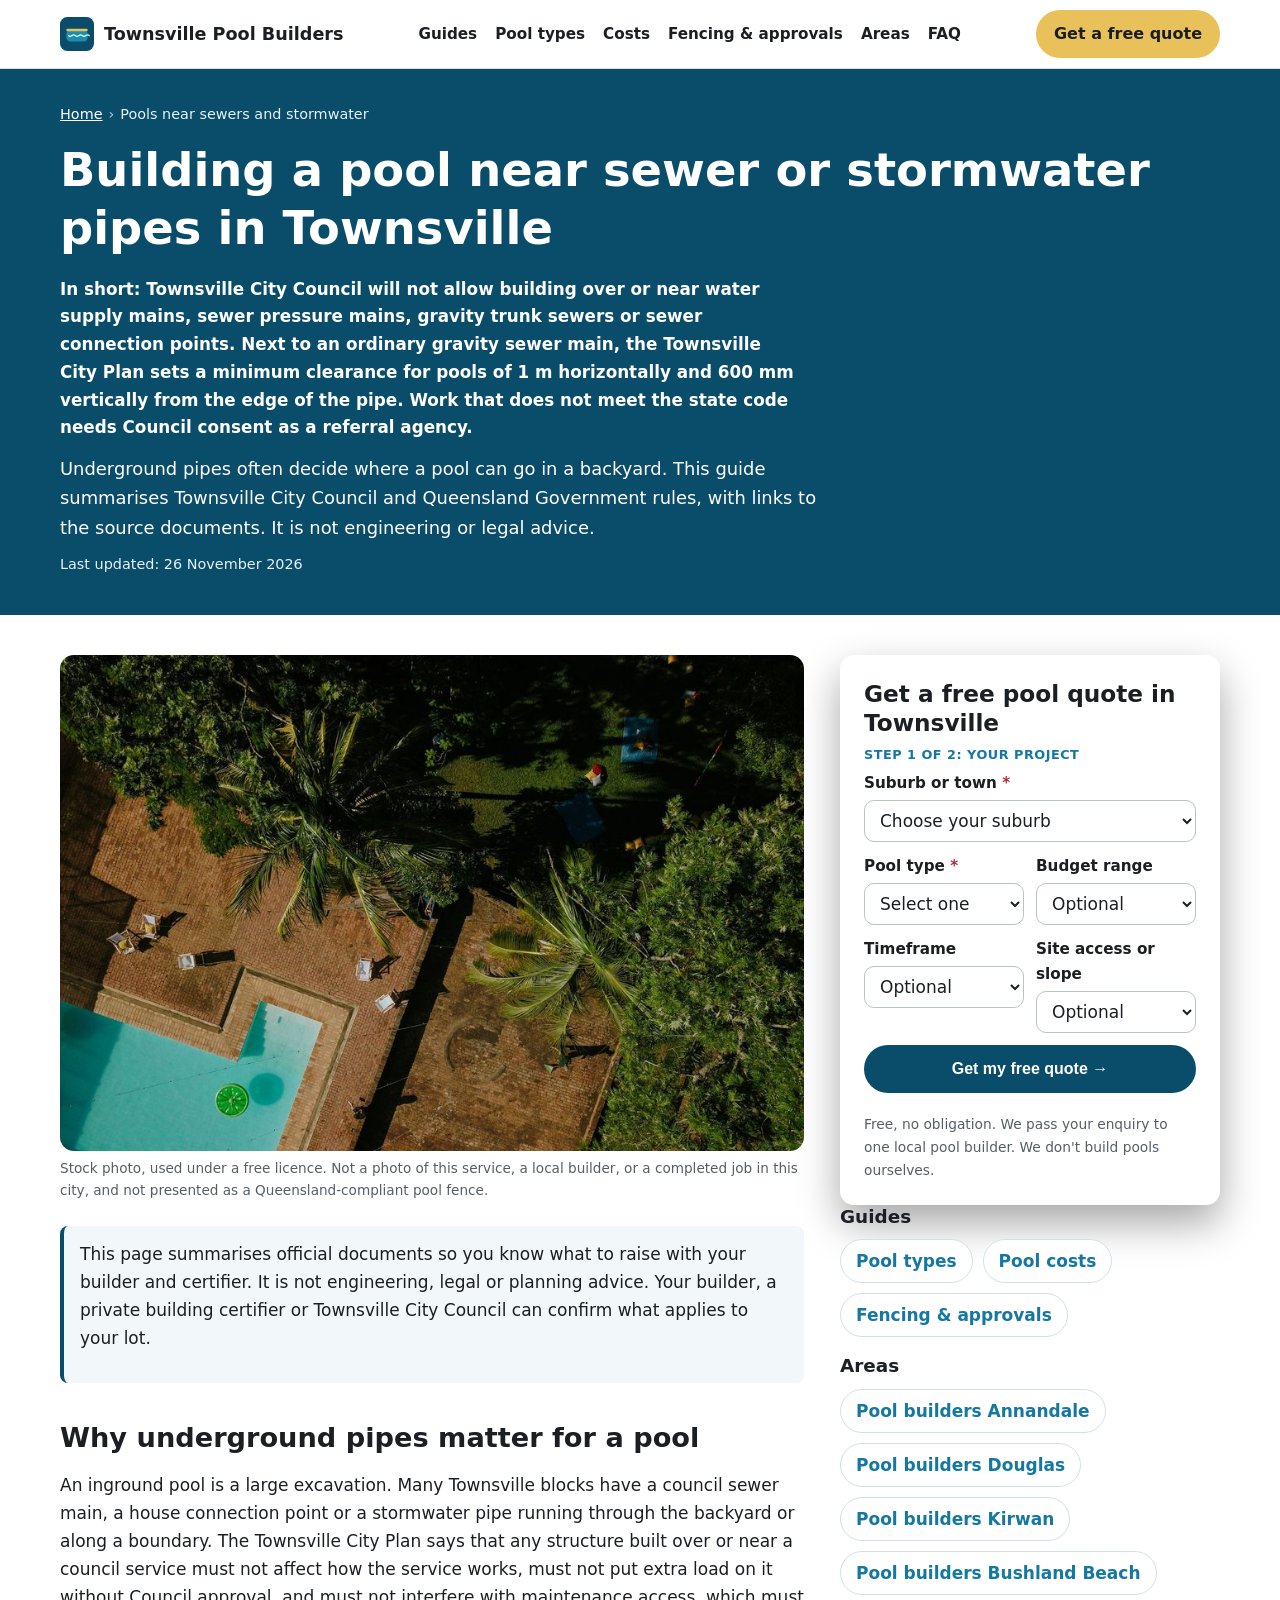
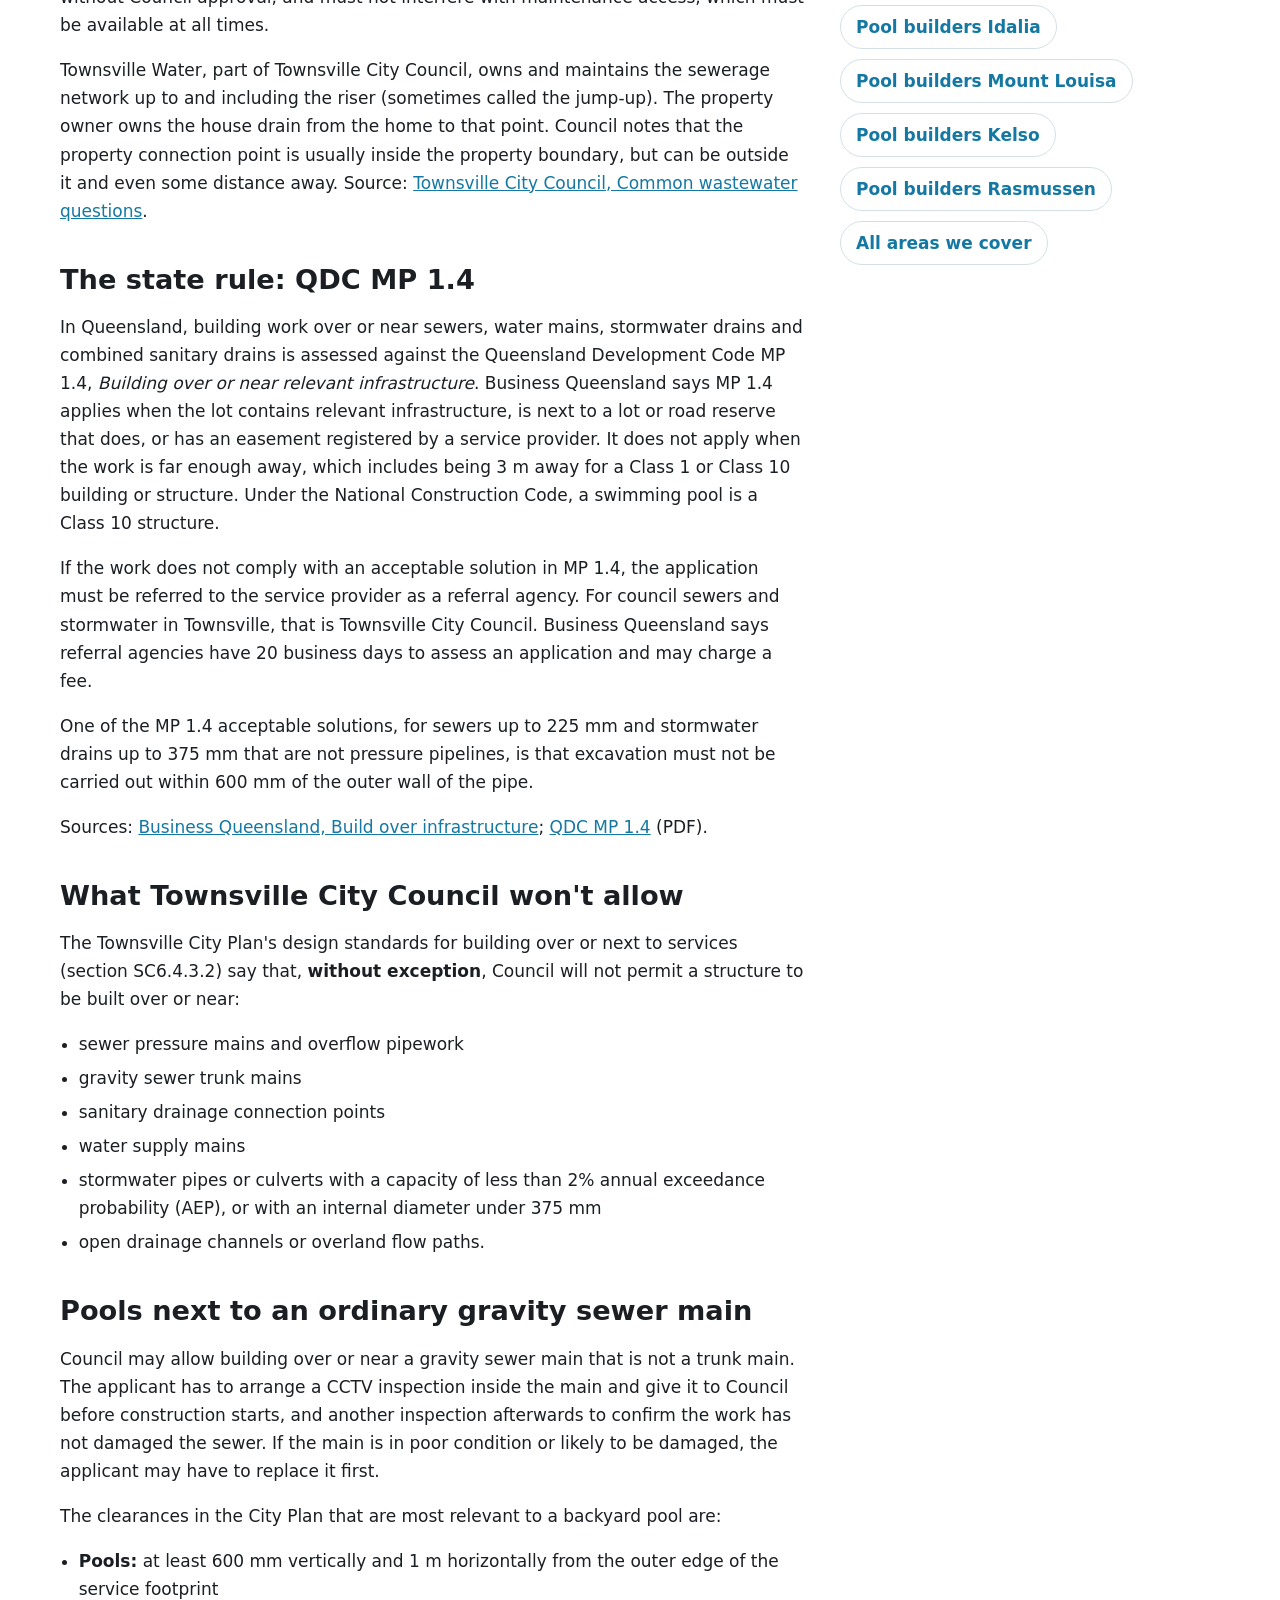
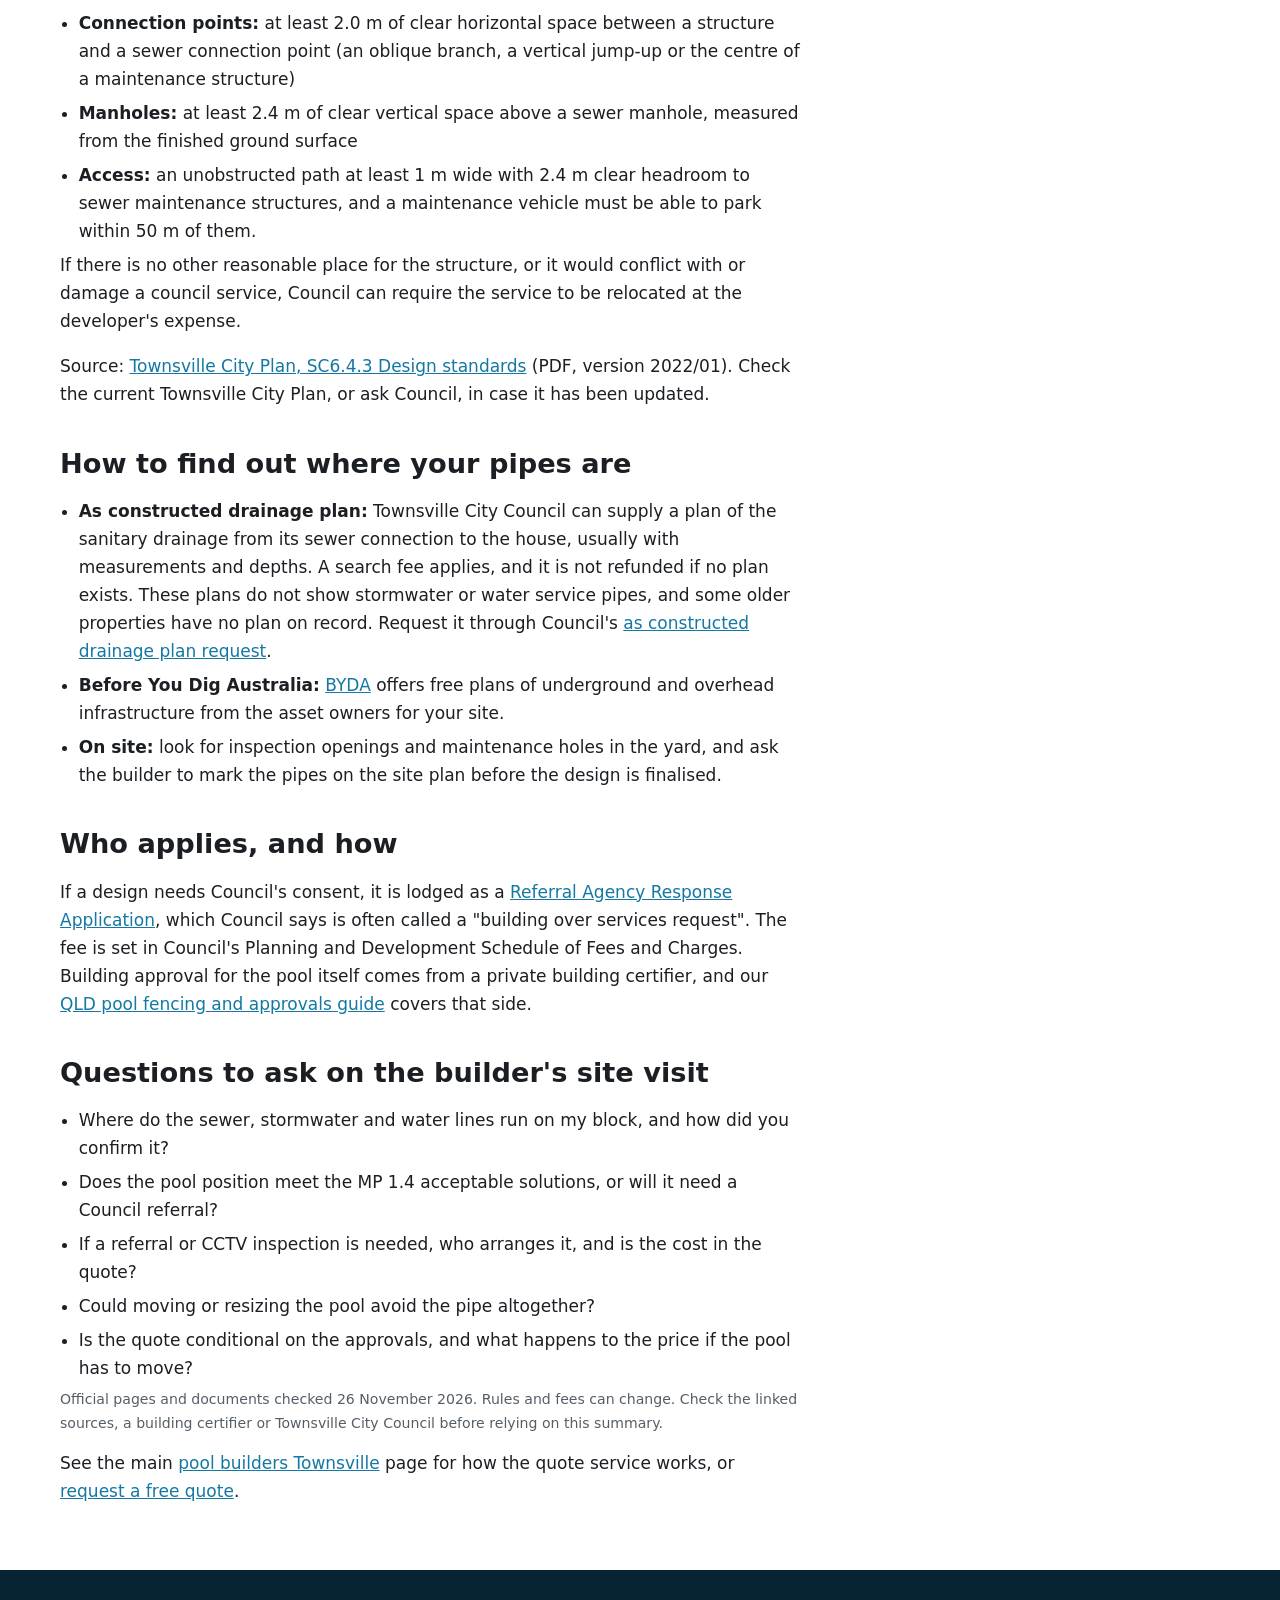
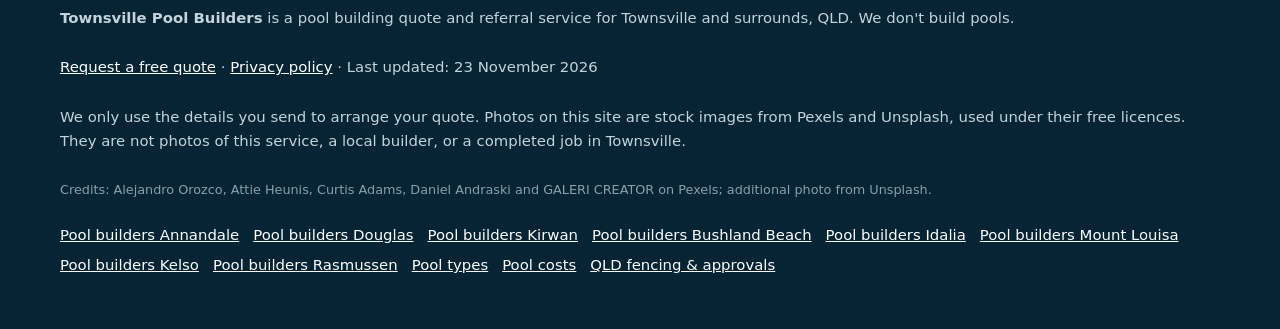
<file: pool-near-sewer-stormwater/index.html>
<!doctype html>
<html lang="en-AU">
<head>
<meta charset="utf-8">
<!-- Search Console verification meta tag goes here once the property is created -->
<meta name="viewport" content="width=device-width, initial-scale=1">
<title>Building a Pool Near Sewer or Stormwater Pipes in Townsville</title>
<meta name="description" content="Can you build a pool near a sewer, water main or stormwater pipe in Townsville? Townsville City Plan clearances, QDC MP 1.4 and how to find your pipes, from official sources.">
<link rel="canonical" href="https://townsvillepoolbuilders.com.au/pool-near-sewer-stormwater/">
<link rel="icon" href="/favicon.svg" type="image/svg+xml">
<meta name="theme-color" content="#0a4d6b">
<meta property="og:type" content="article">
<meta property="og:locale" content="en_AU">
<meta property="og:site_name" content="Townsville Pool Builders">
<meta property="og:title" content="Building a Pool Near Sewer or Stormwater Pipes in Townsville">
<meta property="og:description" content="Can you build a pool near a sewer, water main or stormwater pipe in Townsville? Townsville City Plan clearances, QDC MP 1.4 and how to find your pipes, from official sources.">
<meta property="og:url" content="https://townsvillepoolbuilders.com.au/pool-near-sewer-stormwater/">
<meta property="og:image" content="https://townsvillepoolbuilders.com.au/img/hero.jpg">
<meta name="twitter:card" content="summary_large_image">
<meta name="twitter:image" content="https://townsvillepoolbuilders.com.au/img/hero.jpg">
<script>document.documentElement.classList.add('js')</script>
<link rel="stylesheet" href="/styles.css">
<!-- GA4 Measurement ID G-B7RGBRR4SV -->
<script async src="https://www.googletagmanager.com/gtag/js?id=G-B7RGBRR4SV"></script>
<script>window.dataLayer=window.dataLayer||[];function gtag(){dataLayer.push(arguments);}gtag('js',new Date());gtag('config','G-B7RGBRR4SV');</script>
<script type="application/ld+json">
{
 "@context": "https://schema.org",
 "@type": "WebPage",
 "@id": "https://townsvillepoolbuilders.com.au/pool-near-sewer-stormwater/#webpage",
 "url": "https://townsvillepoolbuilders.com.au/pool-near-sewer-stormwater/",
 "name": "Building a Pool Near Sewer or Stormwater Pipes in Townsville",
 "description": "Can you build a pool near a sewer, water main or stormwater pipe in Townsville? Townsville City Plan clearances, QDC MP 1.4 and how to find your pipes, from official sources.",
 "inLanguage": "en-AU",
 "dateModified": "2026-11-26",
 "isPartOf": { "@id": "https://townsvillepoolbuilders.com.au/#website" }
}
</script>
<script type="application/ld+json">
{
 "@context": "https://schema.org",
 "@type": "BreadcrumbList",
 "itemListElement": [
  { "@type": "ListItem", "position": 1, "name": "Home", "item": "https://townsvillepoolbuilders.com.au/" },
  { "@type": "ListItem", "position": 2, "name": "Building a Pool Near Sewer or Stormwater Pipes in Townsville", "item": "https://townsvillepoolbuilders.com.au/pool-near-sewer-stormwater/" }
 ]
}
</script>
<script type="application/ld+json">
{
 "@context": "https://schema.org",
 "@type": "Service",
 "@id": "https://townsvillepoolbuilders.com.au/pool-near-sewer-stormwater/#service",
 "name": "Pool building quotes in Townsville",
 "serviceType": "Pool builder referral and quote service",
 "description": "Can you build a pool near a sewer, water main or stormwater pipe in Townsville? Townsville City Plan clearances, QDC MP 1.4 and how to find your pipes, from official sources.",
 "url": "https://townsvillepoolbuilders.com.au/pool-near-sewer-stormwater/",
 "provider": { "@type": "Organization", "name": "Townsville Pool Builders", "url": "https://townsvillepoolbuilders.com.au/" },
 "areaServed": [ { "@type": "Place", "name": "Townsville City Council, QLD" } ]
}
</script>


</head>
<body>
<a class="skip-link" href="#main">Skip to content</a>
<header class="site-header">
  <div class="wrap">
    <a class="brand" href="/" aria-label="Townsville Pool Builders home">
      <svg viewBox="0 0 64 64" aria-hidden="true"><rect width="64" height="64" rx="14" fill="#0a4d6b"/><rect x="12" y="24" width="40" height="22" rx="8" fill="#1a8fad"/><path d="M16 35c5 5 8-5 13 0s8-5 13 0 8-5 13 0" fill="none" stroke="#e8f6fb" stroke-width="2.4" stroke-linecap="round"/><rect x="12" y="22" width="40" height="5" rx="2" fill="#e8c15a"/></svg>
      Townsville Pool Builders
    </a>
    <nav class="nav" aria-label="Main">
      <a href="/#guides">Guides</a><a href="/pool-types/">Pool types</a><a href="/pool-costs/">Costs</a><a href="/qld-pool-fencing-approvals/">Fencing &amp; approvals</a><a href="/#areas">Areas</a><a href="/#faq">FAQ</a>
    </nav>
    <a class="btn btn-call header-call" href="#quote">Get a free quote</a>
  </div>
</header>
<main id="main">
<section class="page-hero" aria-labelledby="h1">
  <div class="wrap">
    <nav class="crumbs" aria-label="Breadcrumb"><ol><li><a href="https://townsvillepoolbuilders.com.au/">Home</a></li><li aria-current="page">Pools near sewers and stormwater</li></ol></nav>
    <h1 id="h1">Building a pool near sewer or stormwater pipes in Townsville</h1>
    <p class="summary">In short: Townsville City Council will not allow building over or near water supply mains, sewer pressure mains, gravity trunk sewers or sewer connection points. Next to an ordinary gravity sewer main, the Townsville City Plan sets a minimum clearance for pools of 1 m horizontally and 600 mm vertically from the edge of the pipe. Work that does not meet the state code needs Council consent as a referral agency.</p>
    <p class="lead">Underground pipes often decide where a pool can go in a backyard. This guide summarises Townsville City Council and Queensland Government rules, with links to the source documents. It is not engineering or legal advice.</p>
    <p class="updated">Last updated: 26 November 2026</p>
  </div>
</section>
<div class="wrap page-grid">
  <article class="page-body">
<figure><img src="/img/card-aerial.jpg" width="1200" height="800" style="aspect-ratio:3/2;object-fit:cover" alt="Aerial view of a backyard and swimming pool" decoding="async"><figcaption>Stock photo, used under a free licence. Not a photo of this service, a local builder, or a completed job in this city, and not presented as a Queensland-compliant pool fence.</figcaption></figure>

<div class="callout"><p>This page summarises official documents so you know what to raise with your builder and certifier. It is not engineering, legal or planning advice. Your builder, a private building certifier or Townsville City Council can confirm what applies to your lot.</p></div>
<h2>Why underground pipes matter for a pool</h2>
<p>An inground pool is a large excavation. Many Townsville blocks have a council sewer main, a house connection point or a stormwater pipe running through the backyard or along a boundary. The Townsville City Plan says that any structure built over or near a council service must not affect how the service works, must not put extra load on it without Council approval, and must not interfere with maintenance access, which must be available at all times.</p>
<p>Townsville Water, part of Townsville City Council, owns and maintains the sewerage network up to and including the riser (sometimes called the jump-up). The property owner owns the house drain from the home to that point. Council notes that the property connection point is usually inside the property boundary, but can be outside it and even some distance away. Source: <a href="https://www.townsville.qld.gov.au/water-waste-and-environment/waste-water/common-wastewater-questions" rel="noopener">Townsville City Council, Common wastewater questions</a>.</p>
<h2>The state rule: QDC MP 1.4</h2>
<p>In Queensland, building work over or near sewers, water mains, stormwater drains and combined sanitary drains is assessed against the Queensland Development Code MP 1.4, <em>Building over or near relevant infrastructure</em>. Business Queensland says MP 1.4 applies when the lot contains relevant infrastructure, is next to a lot or road reserve that does, or has an easement registered by a service provider. It does not apply when the work is far enough away, which includes being 3 m away for a Class 1 or Class 10 building or structure. Under the National Construction Code, a swimming pool is a Class 10 structure.</p>
<p>If the work does not comply with an acceptable solution in MP 1.4, the application must be referred to the service provider as a referral agency. For council sewers and stormwater in Townsville, that is Townsville City Council. Business Queensland says referral agencies have 20 business days to assess an application and may charge a fee.</p>
<p>One of the MP 1.4 acceptable solutions, for sewers up to 225 mm and stormwater drains up to 375 mm that are not pressure pipelines, is that excavation must not be carried out within 600 mm of the outer wall of the pipe.</p>
<p>Sources: <a href="https://www.business.qld.gov.au/industries/building-property-development/building-construction/laws-codes-standards/queensland-development-code/build-over-infrastructure" rel="noopener">Business Queensland, Build over infrastructure</a>; <a href="https://www.housing.qld.gov.au/__data/assets/pdf_file/0019/4807/qdcmp1.4buildingoverornearrelevantinfrastructurenov2013.pdf" rel="noopener">QDC MP 1.4</a> (PDF).</p>
<h2>What Townsville City Council won't allow</h2>
<p>The Townsville City Plan's design standards for building over or next to services (section SC6.4.3.2) say that, <strong>without exception</strong>, Council will not permit a structure to be built over or near:</p>
<ul class="clean">
<li>sewer pressure mains and overflow pipework</li>
<li>gravity sewer trunk mains</li>
<li>sanitary drainage connection points</li>
<li>water supply mains</li>
<li>stormwater pipes or culverts with a capacity of less than 2% annual exceedance probability (AEP), or with an internal diameter under 375 mm</li>
<li>open drainage channels or overland flow paths.</li>
</ul>
<h2>Pools next to an ordinary gravity sewer main</h2>
<p>Council may allow building over or near a gravity sewer main that is not a trunk main. The applicant has to arrange a CCTV inspection inside the main and give it to Council before construction starts, and another inspection afterwards to confirm the work has not damaged the sewer. If the main is in poor condition or likely to be damaged, the applicant may have to replace it first.</p>
<p>The clearances in the City Plan that are most relevant to a backyard pool are:</p>
<ul class="clean">
<li><strong>Pools:</strong> at least 600 mm vertically and 1 m horizontally from the outer edge of the service footprint</li>
<li><strong>Connection points:</strong> at least 2.0 m of clear horizontal space between a structure and a sewer connection point (an oblique branch, a vertical jump-up or the centre of a maintenance structure)</li>
<li><strong>Manholes:</strong> at least 2.4 m of clear vertical space above a sewer manhole, measured from the finished ground surface</li>
<li><strong>Access:</strong> an unobstructed path at least 1 m wide with 2.4 m clear headroom to sewer maintenance structures, and a maintenance vehicle must be able to park within 50 m of them.</li>
</ul>
<p>If there is no other reasonable place for the structure, or it would conflict with or damage a council service, Council can require the service to be relocated at the developer's expense.</p>
<p>Source: <a href="https://tccplanningscheme.z8.web.core.windows.net/2022_01/SC6.4.3%20Design%20standards.pdf" rel="noopener">Townsville City Plan, SC6.4.3 Design standards</a> (PDF, version 2022/01). Check the current Townsville City Plan, or ask Council, in case it has been updated.</p>
<h2>How to find out where your pipes are</h2>
<ul class="clean">
<li><strong>As constructed drainage plan:</strong> Townsville City Council can supply a plan of the sanitary drainage from its sewer connection to the house, usually with measurements and depths. A search fee applies, and it is not refunded if no plan exists. These plans do not show stormwater or water service pipes, and some older properties have no plan on record. Request it through Council's <a href="https://www.planning.townsville.qld.gov.au/forms/plumbing-and-drainage/as-constructed-drainage-plan-request" rel="noopener">as constructed drainage plan request</a>.</li>
<li><strong>Before You Dig Australia:</strong> <a href="https://www.byda.com.au/" rel="noopener">BYDA</a> offers free plans of underground and overhead infrastructure from the asset owners for your site.</li>
<li><strong>On site:</strong> look for inspection openings and maintenance holes in the yard, and ask the builder to mark the pipes on the site plan before the design is finalised.</li>
</ul>
<h2>Who applies, and how</h2>
<p>If a design needs Council's consent, it is lodged as a <a href="https://www.planning.townsville.qld.gov.au/forms/development-assessment/referral-agency-response-application" rel="noopener">Referral Agency Response Application</a>, which Council says is often called a "building over services request". The fee is set in Council's Planning and Development Schedule of Fees and Charges. Building approval for the pool itself comes from a private building certifier, and our <a href="/qld-pool-fencing-approvals/">QLD pool fencing and approvals guide</a> covers that side.</p>
<h2>Questions to ask on the builder's site visit</h2>
<ul class="clean">
<li>Where do the sewer, stormwater and water lines run on my block, and how did you confirm it?</li>
<li>Does the pool position meet the MP 1.4 acceptable solutions, or will it need a Council referral?</li>
<li>If a referral or CCTV inspection is needed, who arranges it, and is the cost in the quote?</li>
<li>Could moving or resizing the pool avoid the pipe altogether?</li>
<li>Is the quote conditional on the approvals, and what happens to the price if the pool has to move?</li>
</ul>
<p class="sources">Official pages and documents checked 26 November 2026. Rules and fees can change. Check the linked sources, a building certifier or Townsville City Council before relying on this summary.</p>

<p class="home-link">See the main <a href="/">pool builders Townsville</a> page for how the quote service works, or <a href="#quote">request a free quote</a>.</p>
  </article>
  <aside class="page-aside">
    <div class="hero-form-card" id="quote">
      <h2 id="quote-h">Get a free pool quote in Townsville</h2>
      <form class="quote-form two-step" id="quote-form" action="https://formsubmit.co/quotes@townsvillepoolbuilders.com.au" method="post" novalidate>
        <input type="hidden" name="_subject" value="New quote request – townsvillepoolbuilders.com.au">
        <input type="hidden" name="_captcha" value="true">
        <input type="hidden" name="_template" value="table">
        <input type="hidden" name="_next" value="https://townsvillepoolbuilders.com.au/thanks.html?lead=1">
        <input type="hidden" name="_autoresponse" value="Thanks for your pool building request. We&#x27;ve received it and are passing it to a local pool builder, who&#x27;ll be in touch shortly about your project.">
        <input type="text" name="_honey" style="display:none" tabindex="-1" autocomplete="off" aria-hidden="true">
        <input type="hidden" name="source" value="townsvillepoolbuilders.com.au">
        <input type="hidden" name="page" value="/pool-near-sewer-stormwater/">
        <fieldset class="step step-1">
          <legend class="step-label">Step 1 of 2: your project</legend>
          <div class="full"><label for="suburb">Suburb or town <span class="req" aria-hidden="true">*</span></label>
            <select id="suburb" name="suburb" required><option value="">Choose your suburb</option><option>Townsville City</option><option>North Ward</option><option>Belgian Gardens</option><option>South Townsville</option><option>Railway Estate</option><option>Hermit Park</option><option>Mundingburra</option><option>Pimlico</option><option>Aitkenvale</option><option>Annandale</option><option>Douglas</option><option>Idalia</option><option>Oonoonba</option><option>Wulguru</option><option>Stuart</option><option>Garbutt</option><option>Mount Louisa</option><option>Cranbrook</option><option>Heatley</option><option>Vincent</option><option>Gulliver</option><option>Currajong</option><option>West End</option><option>Hyde Park</option><option>Kirwan</option><option>Thuringowa Central</option><option>Condon</option><option>Rasmussen</option><option>Kelso</option><option>Deeragun</option><option>Bushland Beach</option><option>Burdell</option><option>Mount Low</option><option>Bohle Plains</option><option>Alice River</option><option value="Other">Other (tell us below)</option></select></div>
          <div class="full other-wrap"><label for="suburb_other">Other suburb or town</label><input id="suburb_other" name="suburb_other" type="text" autocomplete="address-level2"></div>
          <div><label for="pool_type">Pool type <span class="req" aria-hidden="true">*</span></label>
            <select id="pool_type" name="pool_type" required>
              <option value="">Select one</option>
              <option>Concrete</option>
              <option>Fibreglass</option>
              <option>Plunge</option>
              <option>Not sure</option>
            </select></div>
          <div><label for="budget">Budget range</label>
            <select id="budget" name="budget">
              <option value="">Optional</option>
              <option>Under $40,000</option>
              <option>$40,000–$70,000</option>
              <option>$70,000–$100,000</option>
              <option>$100,000–$150,000</option>
              <option>$150,000 or more</option>
              <option>Not sure / want advice</option>
            </select></div>
          <div><label for="timeframe">Timeframe</label>
            <select id="timeframe" name="timeframe">
              <option value="">Optional</option>
              <option>ASAP / within a month</option>
              <option>Next 1–3 months</option>
              <option>3–6 months</option>
              <option>6–12 months</option>
              <option>Just researching</option>
            </select></div>
          <div><label for="site">Site access or slope</label>
            <select id="site" name="site_access">
              <option value="">Optional</option>
              <option>Easy access, fairly level</option>
              <option>Narrow side access</option>
              <option>Sloping block</option>
              <option>Restricted access / tight site</option>
              <option>Not sure</option>
            </select></div>
          <div class="full js-only"><button class="btn btn-primary btn-block" type="button" id="to-step-2">Get my free quote →</button></div>
          <p class="microcopy full">Free, no obligation. We pass your enquiry to one local pool builder. We don't build pools ourselves.</p>
          <p class="form-error full" id="step1-error" role="alert" hidden>Please choose your suburb and pool type.</p>
        </fieldset>
        <fieldset class="step step-2" id="step-2">
          <legend class="step-label">Step 2 of 2: your details</legend>
          <div><label for="name">Name <span class="req" aria-hidden="true">*</span></label><input id="name" name="name" type="text" autocomplete="name" required></div>
          <div><label for="phone">Phone <span class="req" aria-hidden="true">*</span></label><input id="phone" name="phone" type="tel" autocomplete="tel" inputmode="tel" required></div>
          <div class="full"><label for="email">Email <span class="req" aria-hidden="true">*</span></label><input id="email" name="email" type="email" autocomplete="email" required></div>
          <div class="full"><label for="message">Anything else we should pass on?</label><textarea id="message" name="message" rows="2" placeholder="e.g. fibreglass family pool in Annandale, sloping backyard, want fencing included"></textarea></div>
          <p class="consent full">By sending this form you agree we can share your details with one local pool builder so they can quote for your project. See our <a href="/privacy.html">privacy policy</a>.</p>
          <div class="full step2-actions"><button class="btn btn-primary" type="submit">Send my quote request</button><button class="btn-link js-only" type="button" id="back-1">← Back</button></div>
        </fieldset>
      </form>
    </div>
    <h3>Guides</h3>
    <ul class="link-list"><li><a href="/pool-types/">Pool types</a></li><li><a href="/pool-costs/">Pool costs</a></li><li><a href="/qld-pool-fencing-approvals/">Fencing &amp; approvals</a></li></ul>
    <h3>Areas</h3>
    <ul class="link-list"><li><a href="/pool-builders-annandale/">Pool builders Annandale</a></li><li><a href="/pool-builders-douglas/">Pool builders Douglas</a></li><li><a href="/pool-builders-kirwan/">Pool builders Kirwan</a></li><li><a href="/pool-builders-bushland-beach/">Pool builders Bushland Beach</a></li><li><a href="/pool-builders-idalia/">Pool builders Idalia</a></li><li><a href="/pool-builders-mount-louisa/">Pool builders Mount Louisa</a></li><li><a href="/pool-builders-kelso/">Pool builders Kelso</a></li><li><a href="/pool-builders-rasmussen/">Pool builders Rasmussen</a></li><li><a href="/#areas">All areas we cover</a></li></ul>
  </aside>
</div>
</main>
<footer class="site-footer">
  <div class="wrap">
    <p><strong>Townsville Pool Builders</strong> is a pool building quote and referral service for Townsville and surrounds, QLD. We don't build pools.</p>
    <p><a href="#quote">Request a free quote</a> · <a href="/privacy.html">Privacy policy</a> · Last updated: 23 November 2026</p>
    <p>We only use the details you send to arrange your quote. Photos on this site are stock images from Pexels and Unsplash, used under their free licences. They are not photos of this service, a local builder, or a completed job in Townsville.</p>
    <p class="credit-line">Credits: Alejandro Orozco, Attie Heunis, Curtis Adams, Daniel Andraski and GALERI CREATOR on Pexels; additional photo from Unsplash.</p>
    <p class="footer-links"><a href="/pool-builders-annandale/">Pool builders Annandale</a> <a href="/pool-builders-douglas/">Pool builders Douglas</a> <a href="/pool-builders-kirwan/">Pool builders Kirwan</a> <a href="/pool-builders-bushland-beach/">Pool builders Bushland Beach</a> <a href="/pool-builders-idalia/">Pool builders Idalia</a> <a href="/pool-builders-mount-louisa/">Pool builders Mount Louisa</a> <a href="/pool-builders-kelso/">Pool builders Kelso</a> <a href="/pool-builders-rasmussen/">Pool builders Rasmussen</a> <a href="/pool-types/">Pool types</a> <a href="/pool-costs/">Pool costs</a> <a href="/qld-pool-fencing-approvals/">QLD fencing &amp; approvals</a></p>
  </div>
</footer>

<div class="mobile-call" aria-label="Quick contact">
  <a class="btn btn-call" href="#quote">Get a free quote</a>
</div>
<script src="/form.js" defer></script>
<script>(function(){var b=document.querySelector('.mobile-call'),q=document.getElementById('quote');if(!b||!q||!('IntersectionObserver' in window))return;new IntersectionObserver(function(e){b.classList.toggle('mc-off',e[0].isIntersecting)},{threshold:.15}).observe(q)})();</script>

</body>
</html>
</file>
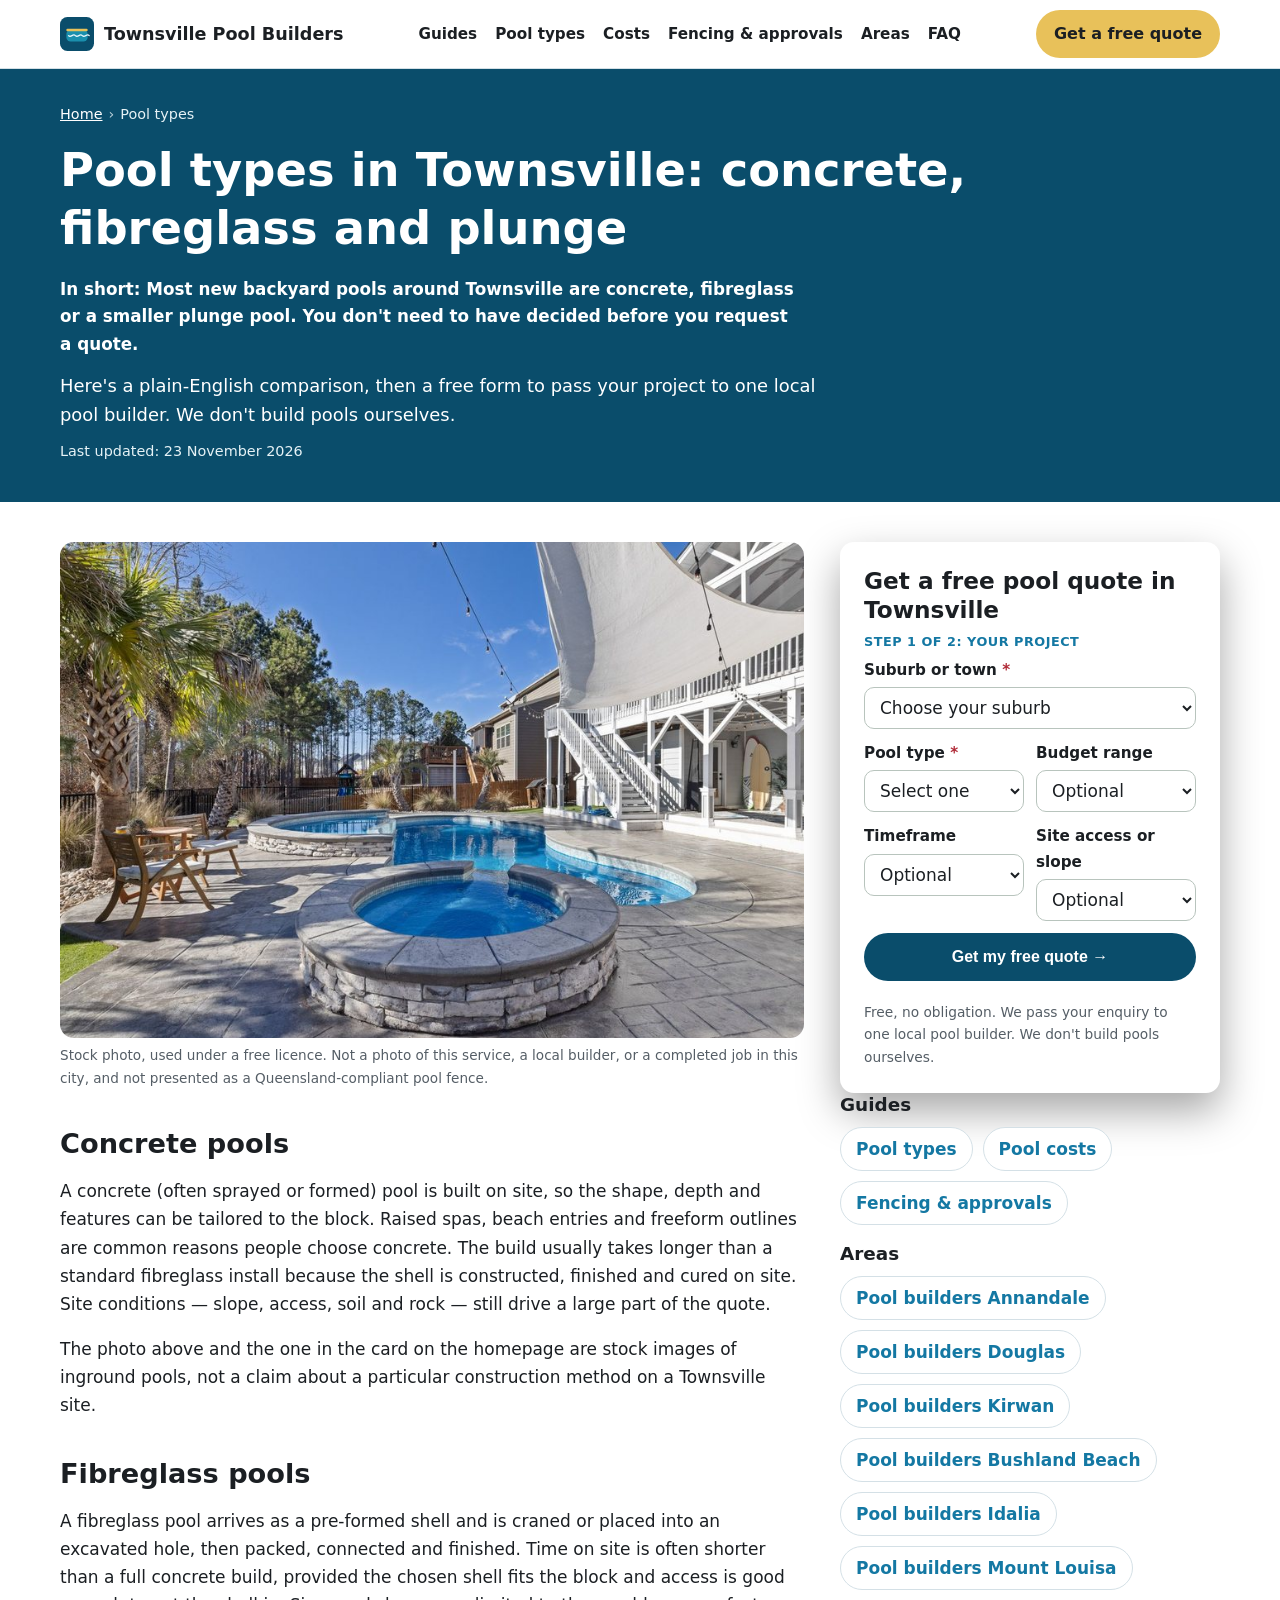
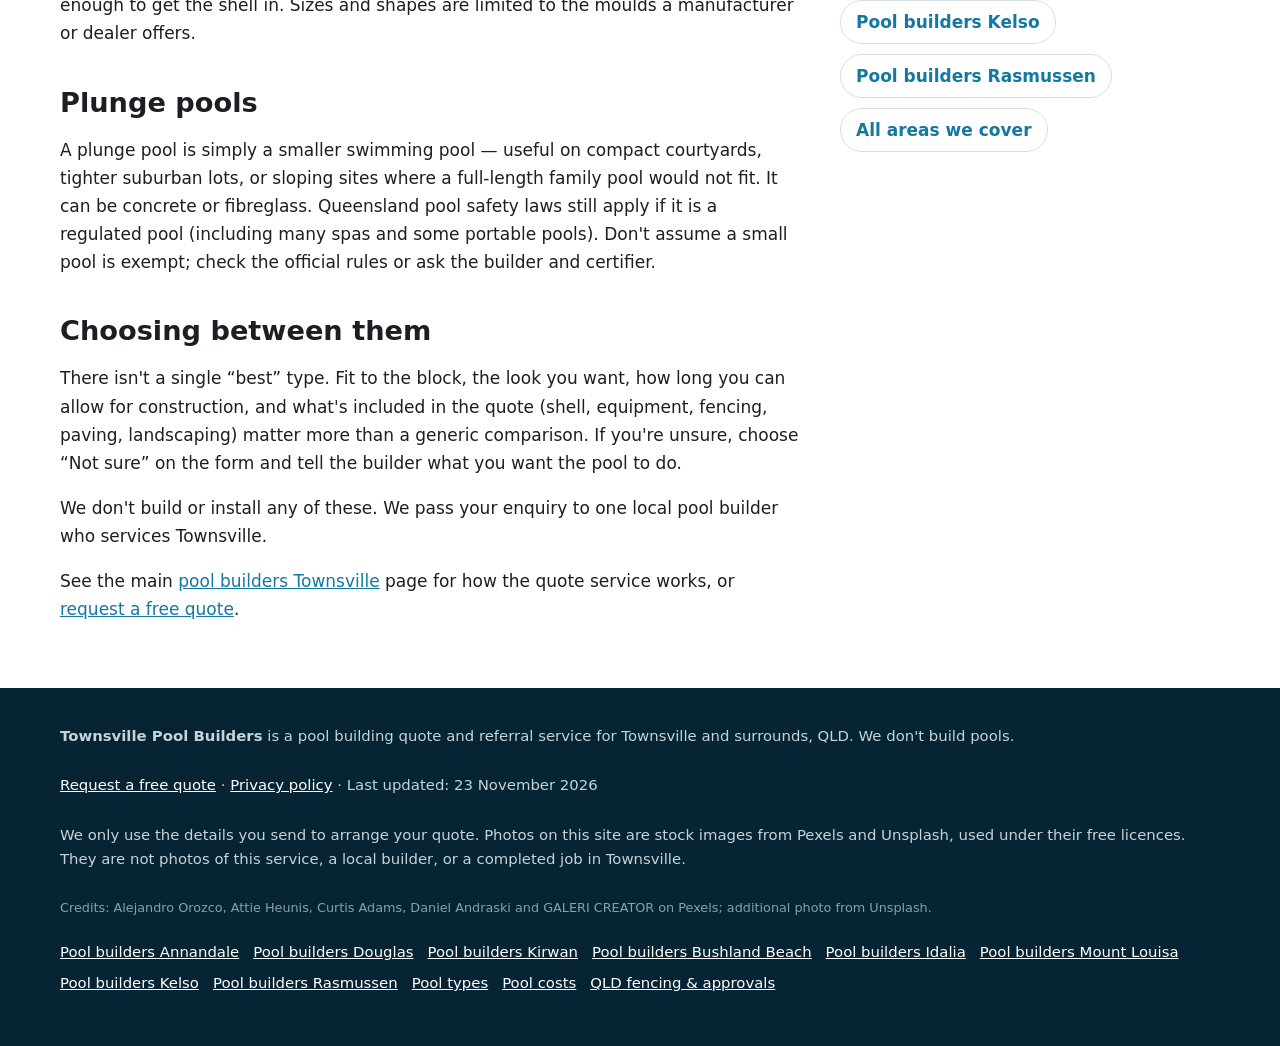
<file: pool-types/index.html>
<!doctype html>
<html lang="en-AU">
<head>
<meta charset="utf-8">
<!-- Search Console verification meta tag goes here once the property is created -->
<meta name="viewport" content="width=device-width, initial-scale=1">
<title>Pool Types in Townsville | Concrete, Fibreglass and Plunge Pools</title>
<meta name="description" content="Concrete, fibreglass and plunge pools in Townsville. How they differ, and how to request a free quote from one local pool builder.">
<link rel="canonical" href="https://townsvillepoolbuilders.com.au/pool-types/">
<link rel="icon" href="/favicon.svg" type="image/svg+xml">
<meta name="theme-color" content="#0a4d6b">
<meta property="og:type" content="article">
<meta property="og:locale" content="en_AU">
<meta property="og:site_name" content="Townsville Pool Builders">
<meta property="og:title" content="Pool Types in Townsville | Concrete, Fibreglass and Plunge Pools">
<meta property="og:description" content="Concrete, fibreglass and plunge pools in Townsville. How they differ, and how to request a free quote from one local pool builder.">
<meta property="og:url" content="https://townsvillepoolbuilders.com.au/pool-types/">
<meta property="og:image" content="https://townsvillepoolbuilders.com.au/img/hero.jpg">
<meta name="twitter:card" content="summary_large_image">
<meta name="twitter:image" content="https://townsvillepoolbuilders.com.au/img/hero.jpg">
<script>document.documentElement.classList.add('js')</script>
<link rel="stylesheet" href="/styles.css">
<!-- GA4 Measurement ID G-B7RGBRR4SV -->
<script async src="https://www.googletagmanager.com/gtag/js?id=G-B7RGBRR4SV"></script>
<script>window.dataLayer=window.dataLayer||[];function gtag(){dataLayer.push(arguments);}gtag('js',new Date());gtag('config','G-B7RGBRR4SV');</script>
<script type="application/ld+json">
{
 "@context": "https://schema.org",
 "@type": "WebPage",
 "@id": "https://townsvillepoolbuilders.com.au/pool-types/#webpage",
 "url": "https://townsvillepoolbuilders.com.au/pool-types/",
 "name": "Pool Types in Townsville | Concrete, Fibreglass and Plunge Pools",
 "description": "Concrete, fibreglass and plunge pools in Townsville. How they differ, and how to request a free quote from one local pool builder.",
 "inLanguage": "en-AU",
 "dateModified": "2026-11-23",
 "isPartOf": { "@id": "https://townsvillepoolbuilders.com.au/#website" }
}
</script>
<script type="application/ld+json">
{
 "@context": "https://schema.org",
 "@type": "BreadcrumbList",
 "itemListElement": [
  { "@type": "ListItem", "position": 1, "name": "Home", "item": "https://townsvillepoolbuilders.com.au/" },
  { "@type": "ListItem", "position": 2, "name": "Pool Types in Townsville", "item": "https://townsvillepoolbuilders.com.au/pool-types/" }
 ]
}
</script>
<script type="application/ld+json">
{
 "@context": "https://schema.org",
 "@type": "Service",
 "@id": "https://townsvillepoolbuilders.com.au/pool-types/#service",
 "name": "Pool building quotes in Townsville",
 "serviceType": "Pool builder referral and quote service",
 "description": "Concrete, fibreglass and plunge pools in Townsville. How they differ, and how to request a free quote from one local pool builder.",
 "url": "https://townsvillepoolbuilders.com.au/pool-types/",
 "provider": { "@type": "Organization", "name": "Townsville Pool Builders", "url": "https://townsvillepoolbuilders.com.au/" },
 "areaServed": [ { "@type": "Place", "name": "Townsville City Council, QLD" } ]
}
</script>


</head>
<body>
<a class="skip-link" href="#main">Skip to content</a>
<header class="site-header">
  <div class="wrap">
    <a class="brand" href="/" aria-label="Townsville Pool Builders home">
      <svg viewBox="0 0 64 64" aria-hidden="true"><rect width="64" height="64" rx="14" fill="#0a4d6b"/><rect x="12" y="24" width="40" height="22" rx="8" fill="#1a8fad"/><path d="M16 35c5 5 8-5 13 0s8-5 13 0 8-5 13 0" fill="none" stroke="#e8f6fb" stroke-width="2.4" stroke-linecap="round"/><rect x="12" y="22" width="40" height="5" rx="2" fill="#e8c15a"/></svg>
      Townsville Pool Builders
    </a>
    <nav class="nav" aria-label="Main">
      <a href="/#guides">Guides</a><a href="/pool-types/">Pool types</a><a href="/pool-costs/">Costs</a><a href="/qld-pool-fencing-approvals/">Fencing &amp; approvals</a><a href="/#areas">Areas</a><a href="/#faq">FAQ</a>
    </nav>
    <a class="btn btn-call header-call" href="#quote">Get a free quote</a>
  </div>
</header>
<main id="main">
<section class="page-hero" aria-labelledby="h1">
  <div class="wrap">
    <nav class="crumbs" aria-label="Breadcrumb"><ol><li><a href="https://townsvillepoolbuilders.com.au/">Home</a></li><li aria-current="page">Pool types</li></ol></nav>
    <h1 id="h1">Pool types in Townsville: concrete, fibreglass and plunge</h1>
    <p class="summary">In short: Most new backyard pools around Townsville are concrete, fibreglass or a smaller plunge pool. You don&#x27;t need to have decided before you request a quote.</p>
    <p class="lead">Here's a plain-English comparison, then a free form to pass your project to one local pool builder. We don't build pools ourselves.</p>
    <p class="updated">Last updated: 23 November 2026</p>
  </div>
</section>
<div class="wrap page-grid">
  <article class="page-body">
<figure><img src="/img/type-concrete.jpg" width="1200" height="800" style="aspect-ratio:3/2;object-fit:cover" alt="Concrete-style backyard pool with a raised spa and paved surround" decoding="async"><figcaption>Stock photo, used under a free licence. Not a photo of this service, a local builder, or a completed job in this city, and not presented as a Queensland-compliant pool fence.</figcaption></figure>

<h2 id="concrete">Concrete pools</h2>
<p>A concrete (often sprayed or formed) pool is built on site, so the shape, depth and features can be tailored to the block. Raised spas, beach entries and freeform outlines are common reasons people choose concrete. The build usually takes longer than a standard fibreglass install because the shell is constructed, finished and cured on site. Site conditions — slope, access, soil and rock — still drive a large part of the quote.</p>
<p>The photo above and the one in the card on the homepage are stock images of inground pools, not a claim about a particular construction method on a Townsville site.</p>
<h2 id="fibreglass">Fibreglass pools</h2>
<p>A fibreglass pool arrives as a pre-formed shell and is craned or placed into an excavated hole, then packed, connected and finished. Time on site is often shorter than a full concrete build, provided the chosen shell fits the block and access is good enough to get the shell in. Sizes and shapes are limited to the moulds a manufacturer or dealer offers.</p>
<h2 id="plunge">Plunge pools</h2>
<p>A plunge pool is simply a smaller swimming pool — useful on compact courtyards, tighter suburban lots, or sloping sites where a full-length family pool would not fit. It can be concrete or fibreglass. Queensland pool safety laws still apply if it is a regulated pool (including many spas and some portable pools). Don't assume a small pool is exempt; check the official rules or ask the builder and certifier.</p>
<h2>Choosing between them</h2>
<p>There isn't a single “best” type. Fit to the block, the look you want, how long you can allow for construction, and what's included in the quote (shell, equipment, fencing, paving, landscaping) matter more than a generic comparison. If you're unsure, choose “Not sure” on the form and tell the builder what you want the pool to do.</p>
<p>We don't build or install any of these. We pass your enquiry to one local pool builder who services Townsville.</p>

<p class="home-link">See the main <a href="/">pool builders Townsville</a> page for how the quote service works, or <a href="#quote">request a free quote</a>.</p>
  </article>
  <aside class="page-aside">
    <div class="hero-form-card" id="quote">
      <h2 id="quote-h">Get a free pool quote in Townsville</h2>
      <form class="quote-form two-step" id="quote-form" action="https://formsubmit.co/quotes@townsvillepoolbuilders.com.au" method="post" novalidate>
        <input type="hidden" name="_subject" value="New quote request – townsvillepoolbuilders.com.au">
        <input type="hidden" name="_captcha" value="true">
        <input type="hidden" name="_template" value="table">
        <input type="hidden" name="_next" value="https://townsvillepoolbuilders.com.au/thanks.html?lead=1">
        <input type="hidden" name="_autoresponse" value="Thanks for your pool building request. We&#x27;ve received it and are passing it to a local pool builder, who&#x27;ll be in touch shortly about your project.">
        <input type="text" name="_honey" style="display:none" tabindex="-1" autocomplete="off" aria-hidden="true">
        <input type="hidden" name="source" value="townsvillepoolbuilders.com.au">
        <input type="hidden" name="page" value="/pool-types/">
        <fieldset class="step step-1">
          <legend class="step-label">Step 1 of 2: your project</legend>
          <div class="full"><label for="suburb">Suburb or town <span class="req" aria-hidden="true">*</span></label>
            <select id="suburb" name="suburb" required><option value="">Choose your suburb</option><option>Townsville City</option><option>North Ward</option><option>Belgian Gardens</option><option>South Townsville</option><option>Railway Estate</option><option>Hermit Park</option><option>Mundingburra</option><option>Pimlico</option><option>Aitkenvale</option><option>Annandale</option><option>Douglas</option><option>Idalia</option><option>Oonoonba</option><option>Wulguru</option><option>Stuart</option><option>Garbutt</option><option>Mount Louisa</option><option>Cranbrook</option><option>Heatley</option><option>Vincent</option><option>Gulliver</option><option>Currajong</option><option>West End</option><option>Hyde Park</option><option>Kirwan</option><option>Thuringowa Central</option><option>Condon</option><option>Rasmussen</option><option>Kelso</option><option>Deeragun</option><option>Bushland Beach</option><option>Burdell</option><option>Mount Low</option><option>Bohle Plains</option><option>Alice River</option><option value="Other">Other (tell us below)</option></select></div>
          <div class="full other-wrap"><label for="suburb_other">Other suburb or town</label><input id="suburb_other" name="suburb_other" type="text" autocomplete="address-level2"></div>
          <div><label for="pool_type">Pool type <span class="req" aria-hidden="true">*</span></label>
            <select id="pool_type" name="pool_type" required>
              <option value="">Select one</option>
              <option>Concrete</option>
              <option>Fibreglass</option>
              <option>Plunge</option>
              <option>Not sure</option>
            </select></div>
          <div><label for="budget">Budget range</label>
            <select id="budget" name="budget">
              <option value="">Optional</option>
              <option>Under $40,000</option>
              <option>$40,000–$70,000</option>
              <option>$70,000–$100,000</option>
              <option>$100,000–$150,000</option>
              <option>$150,000 or more</option>
              <option>Not sure / want advice</option>
            </select></div>
          <div><label for="timeframe">Timeframe</label>
            <select id="timeframe" name="timeframe">
              <option value="">Optional</option>
              <option>ASAP / within a month</option>
              <option>Next 1–3 months</option>
              <option>3–6 months</option>
              <option>6–12 months</option>
              <option>Just researching</option>
            </select></div>
          <div><label for="site">Site access or slope</label>
            <select id="site" name="site_access">
              <option value="">Optional</option>
              <option>Easy access, fairly level</option>
              <option>Narrow side access</option>
              <option>Sloping block</option>
              <option>Restricted access / tight site</option>
              <option>Not sure</option>
            </select></div>
          <div class="full js-only"><button class="btn btn-primary btn-block" type="button" id="to-step-2">Get my free quote →</button></div>
          <p class="microcopy full">Free, no obligation. We pass your enquiry to one local pool builder. We don't build pools ourselves.</p>
          <p class="form-error full" id="step1-error" role="alert" hidden>Please choose your suburb and pool type.</p>
        </fieldset>
        <fieldset class="step step-2" id="step-2">
          <legend class="step-label">Step 2 of 2: your details</legend>
          <div><label for="name">Name <span class="req" aria-hidden="true">*</span></label><input id="name" name="name" type="text" autocomplete="name" required></div>
          <div><label for="phone">Phone <span class="req" aria-hidden="true">*</span></label><input id="phone" name="phone" type="tel" autocomplete="tel" inputmode="tel" required></div>
          <div class="full"><label for="email">Email <span class="req" aria-hidden="true">*</span></label><input id="email" name="email" type="email" autocomplete="email" required></div>
          <div class="full"><label for="message">Anything else we should pass on?</label><textarea id="message" name="message" rows="2" placeholder="e.g. fibreglass family pool in Annandale, sloping backyard, want fencing included"></textarea></div>
          <p class="consent full">By sending this form you agree we can share your details with one local pool builder so they can quote for your project. See our <a href="/privacy.html">privacy policy</a>.</p>
          <div class="full step2-actions"><button class="btn btn-primary" type="submit">Send my quote request</button><button class="btn-link js-only" type="button" id="back-1">← Back</button></div>
        </fieldset>
      </form>
    </div>
    <h3>Guides</h3>
    <ul class="link-list"><li><a href="/pool-types/">Pool types</a></li><li><a href="/pool-costs/">Pool costs</a></li><li><a href="/qld-pool-fencing-approvals/">Fencing &amp; approvals</a></li></ul>
    <h3>Areas</h3>
    <ul class="link-list"><li><a href="/pool-builders-annandale/">Pool builders Annandale</a></li><li><a href="/pool-builders-douglas/">Pool builders Douglas</a></li><li><a href="/pool-builders-kirwan/">Pool builders Kirwan</a></li><li><a href="/pool-builders-bushland-beach/">Pool builders Bushland Beach</a></li><li><a href="/pool-builders-idalia/">Pool builders Idalia</a></li><li><a href="/pool-builders-mount-louisa/">Pool builders Mount Louisa</a></li><li><a href="/pool-builders-kelso/">Pool builders Kelso</a></li><li><a href="/pool-builders-rasmussen/">Pool builders Rasmussen</a></li><li><a href="/#areas">All areas we cover</a></li></ul>
  </aside>
</div>
</main>
<footer class="site-footer">
  <div class="wrap">
    <p><strong>Townsville Pool Builders</strong> is a pool building quote and referral service for Townsville and surrounds, QLD. We don't build pools.</p>
    <p><a href="#quote">Request a free quote</a> · <a href="/privacy.html">Privacy policy</a> · Last updated: 23 November 2026</p>
    <p>We only use the details you send to arrange your quote. Photos on this site are stock images from Pexels and Unsplash, used under their free licences. They are not photos of this service, a local builder, or a completed job in Townsville.</p>
    <p class="credit-line">Credits: Alejandro Orozco, Attie Heunis, Curtis Adams, Daniel Andraski and GALERI CREATOR on Pexels; additional photo from Unsplash.</p>
    <p class="footer-links"><a href="/pool-builders-annandale/">Pool builders Annandale</a> <a href="/pool-builders-douglas/">Pool builders Douglas</a> <a href="/pool-builders-kirwan/">Pool builders Kirwan</a> <a href="/pool-builders-bushland-beach/">Pool builders Bushland Beach</a> <a href="/pool-builders-idalia/">Pool builders Idalia</a> <a href="/pool-builders-mount-louisa/">Pool builders Mount Louisa</a> <a href="/pool-builders-kelso/">Pool builders Kelso</a> <a href="/pool-builders-rasmussen/">Pool builders Rasmussen</a> <a href="/pool-types/">Pool types</a> <a href="/pool-costs/">Pool costs</a> <a href="/qld-pool-fencing-approvals/">QLD fencing &amp; approvals</a></p>
  </div>
</footer>

<div class="mobile-call" aria-label="Quick contact">
  <a class="btn btn-call" href="#quote">Get a free quote</a>
</div>
<script src="/form.js" defer></script>
<script>(function(){var b=document.querySelector('.mobile-call'),q=document.getElementById('quote');if(!b||!q||!('IntersectionObserver' in window))return;new IntersectionObserver(function(e){b.classList.toggle('mc-off',e[0].isIntersecting)},{threshold:.15}).observe(q)})();</script>

</body>
</html>
</file>
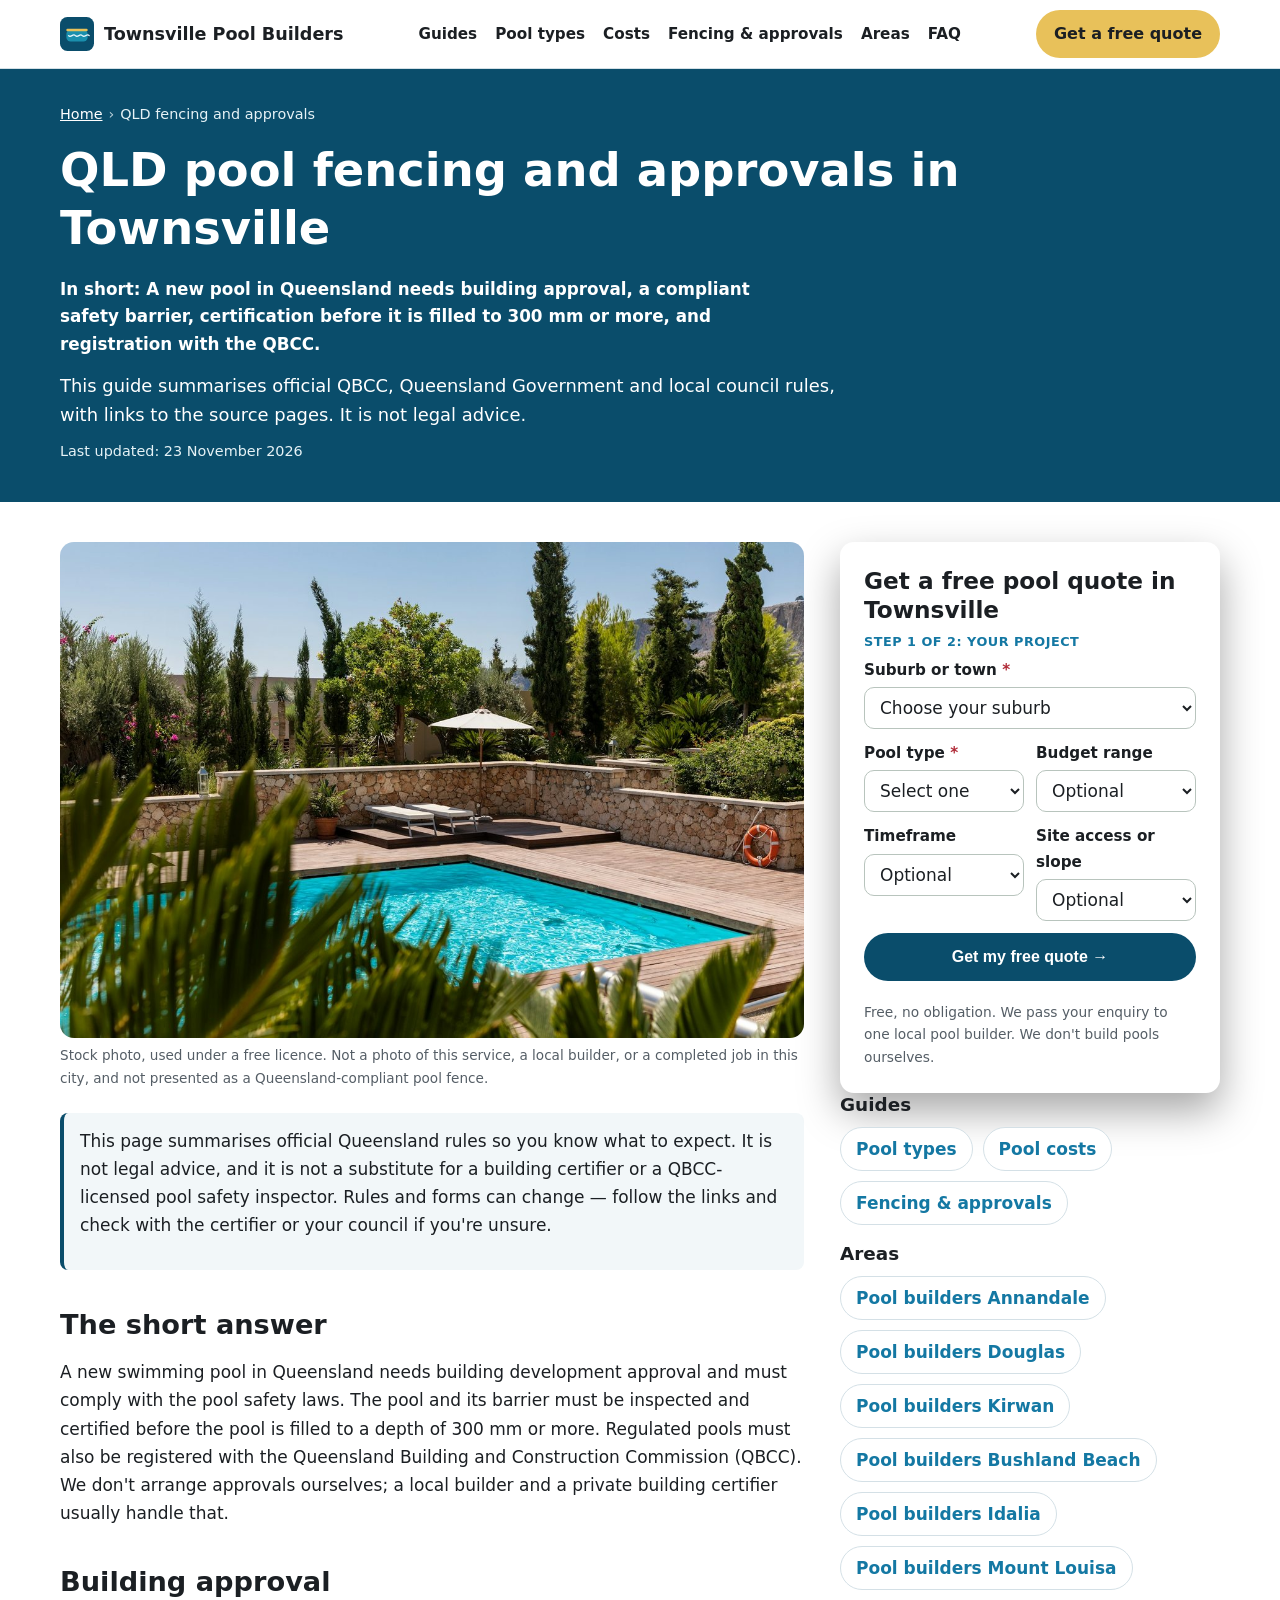
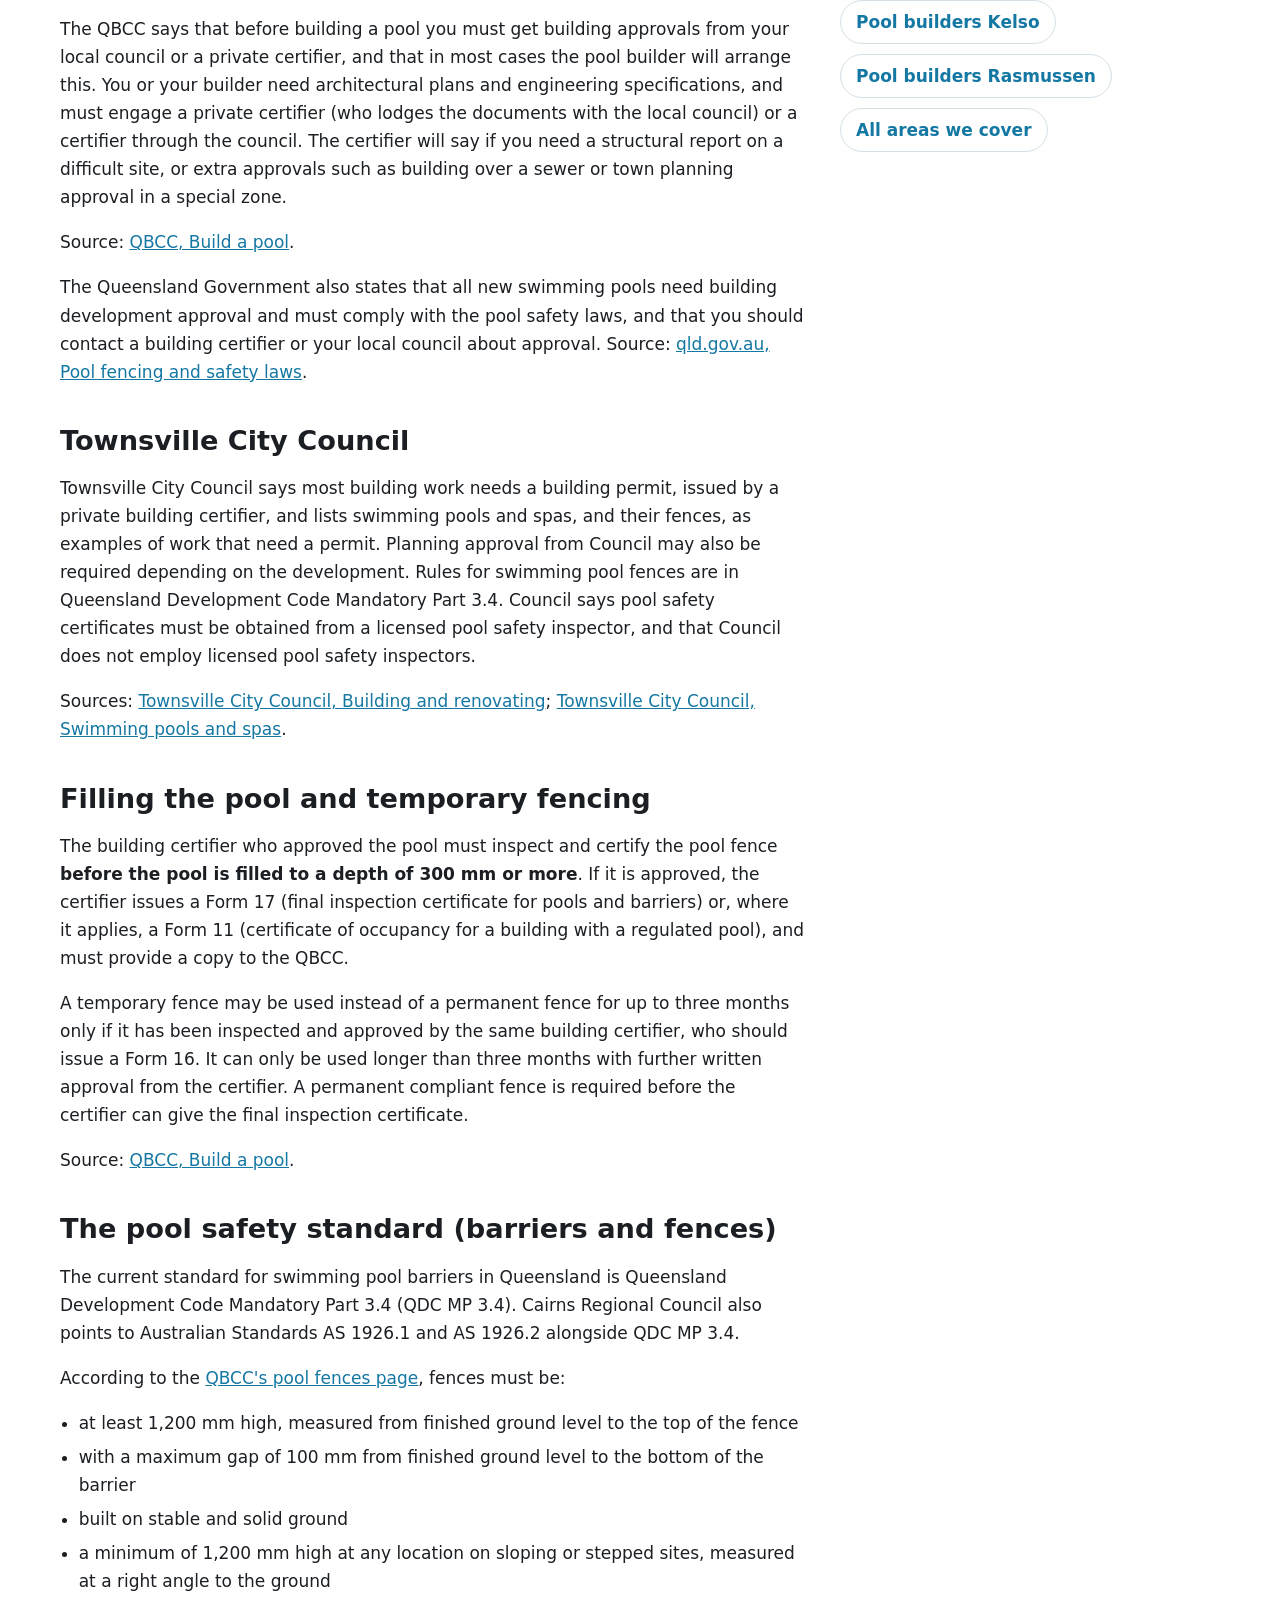
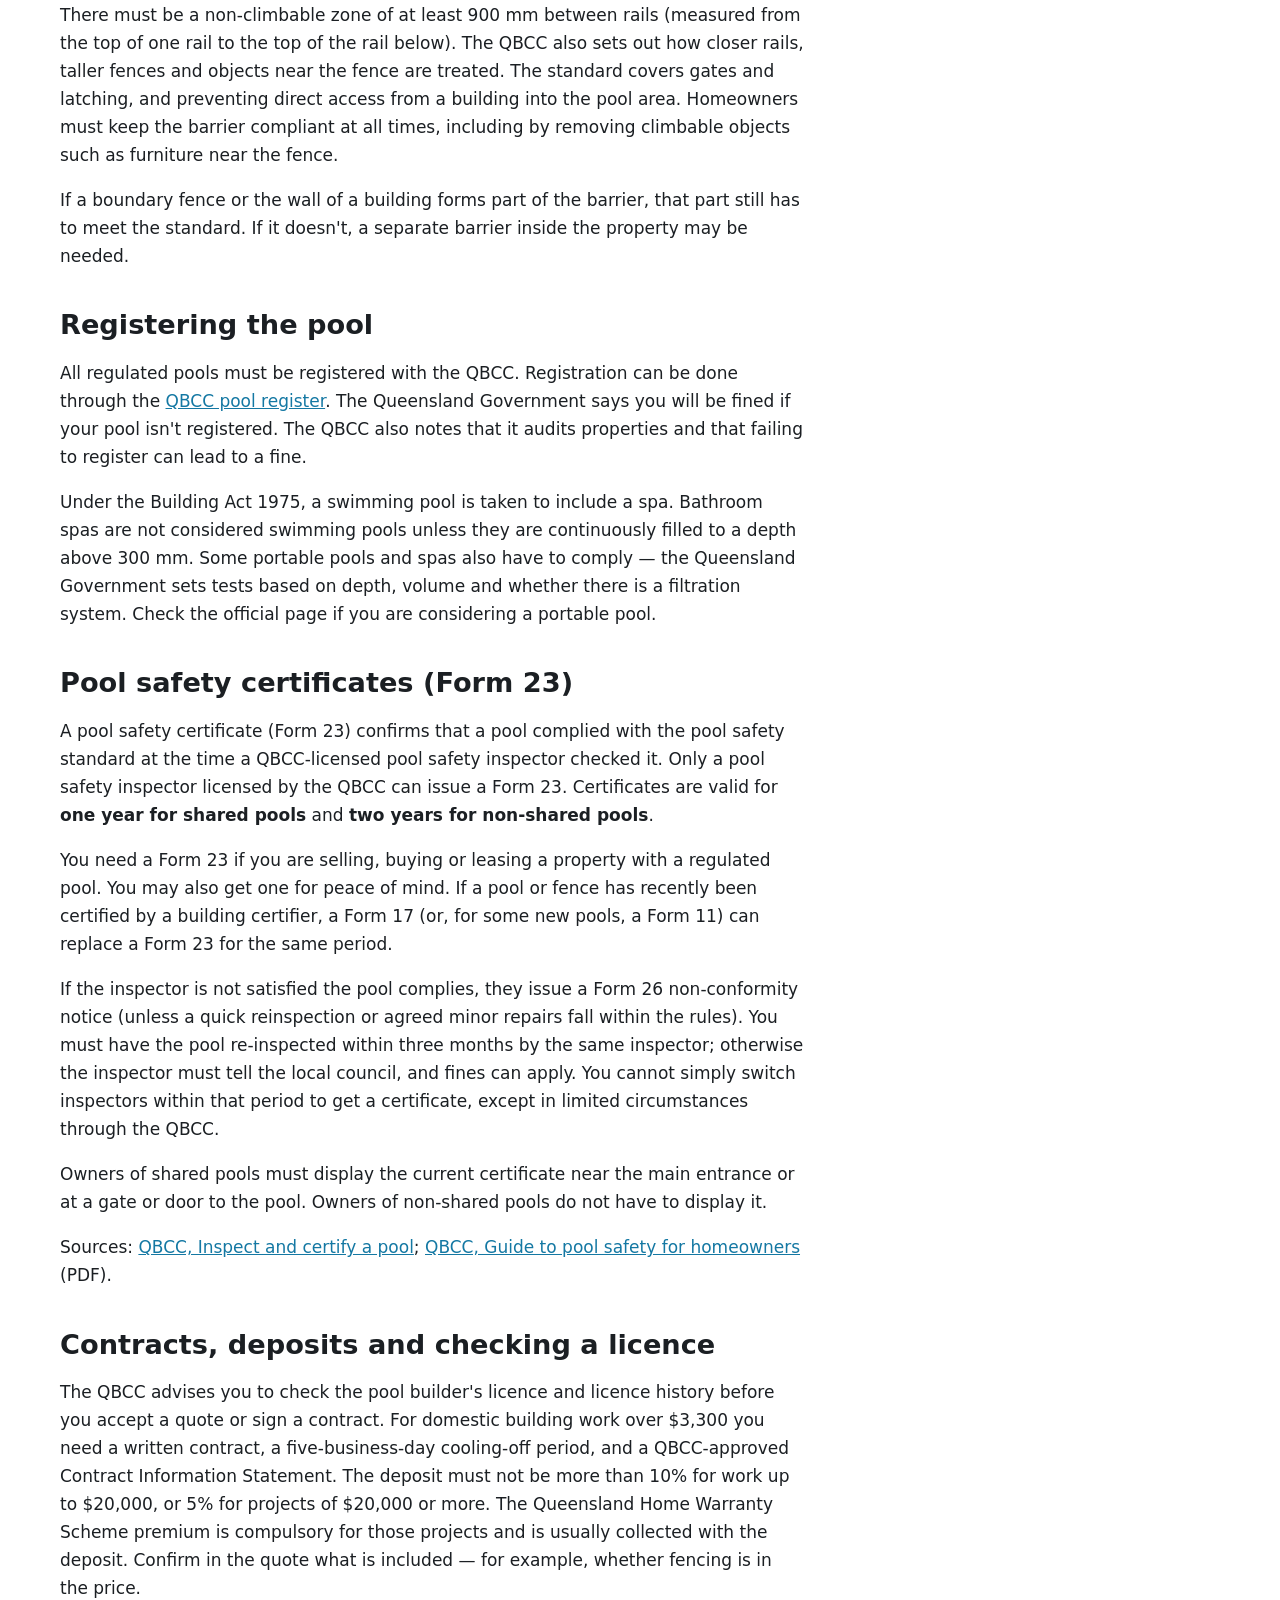
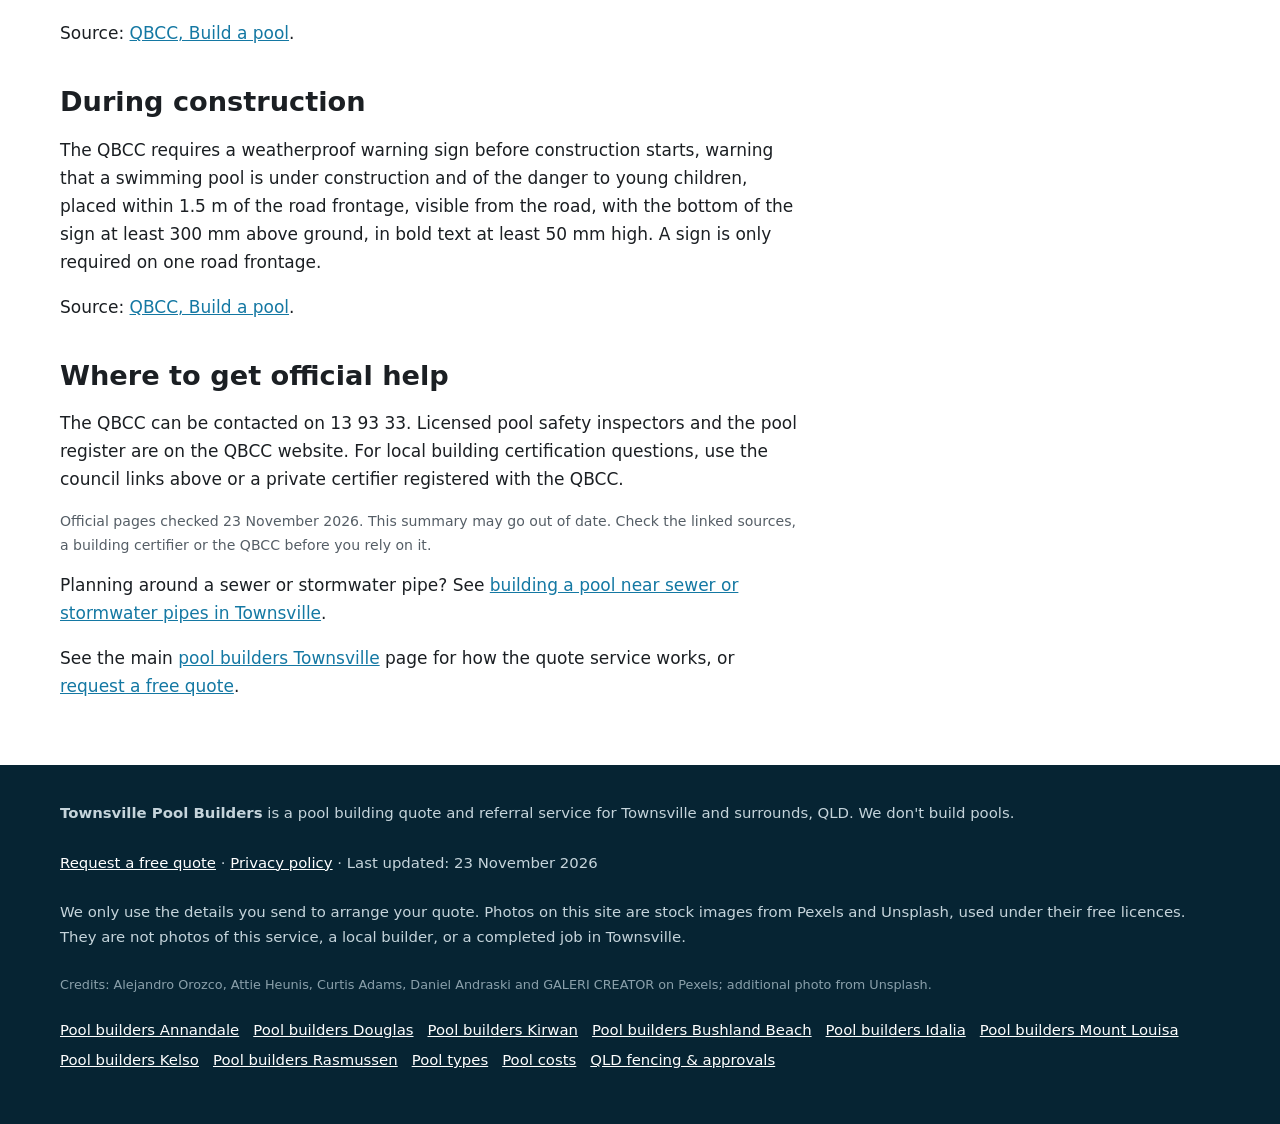
<file: qld-pool-fencing-approvals/index.html>
<!doctype html>
<html lang="en-AU">
<head>
<meta charset="utf-8">
<!-- Search Console verification meta tag goes here once the property is created -->
<meta name="viewport" content="width=device-width, initial-scale=1">
<title>QLD Pool Fencing and Approvals in Townsville | Official Rules</title>
<meta name="description" content="Queensland pool fencing, building approval, filling rules, registration and pool safety certificates for Townsville, summarised from QBCC, Queensland Government and council sources.">
<link rel="canonical" href="https://townsvillepoolbuilders.com.au/qld-pool-fencing-approvals/">
<link rel="icon" href="/favicon.svg" type="image/svg+xml">
<meta name="theme-color" content="#0a4d6b">
<meta property="og:type" content="article">
<meta property="og:locale" content="en_AU">
<meta property="og:site_name" content="Townsville Pool Builders">
<meta property="og:title" content="QLD Pool Fencing and Approvals in Townsville | Official Rules">
<meta property="og:description" content="Queensland pool fencing, building approval, filling rules, registration and pool safety certificates for Townsville, summarised from QBCC, Queensland Government and council sources.">
<meta property="og:url" content="https://townsvillepoolbuilders.com.au/qld-pool-fencing-approvals/">
<meta property="og:image" content="https://townsvillepoolbuilders.com.au/img/hero.jpg">
<meta name="twitter:card" content="summary_large_image">
<meta name="twitter:image" content="https://townsvillepoolbuilders.com.au/img/hero.jpg">
<script>document.documentElement.classList.add('js')</script>
<link rel="stylesheet" href="/styles.css">
<!-- GA4 Measurement ID G-B7RGBRR4SV -->
<script async src="https://www.googletagmanager.com/gtag/js?id=G-B7RGBRR4SV"></script>
<script>window.dataLayer=window.dataLayer||[];function gtag(){dataLayer.push(arguments);}gtag('js',new Date());gtag('config','G-B7RGBRR4SV');</script>
<script type="application/ld+json">
{
 "@context": "https://schema.org",
 "@type": "WebPage",
 "@id": "https://townsvillepoolbuilders.com.au/qld-pool-fencing-approvals/#webpage",
 "url": "https://townsvillepoolbuilders.com.au/qld-pool-fencing-approvals/",
 "name": "QLD Pool Fencing and Approvals in Townsville | Official Rules",
 "description": "Queensland pool fencing, building approval, filling rules, registration and pool safety certificates for Townsville, summarised from QBCC, Queensland Government and council sources.",
 "inLanguage": "en-AU",
 "dateModified": "2026-11-23",
 "isPartOf": { "@id": "https://townsvillepoolbuilders.com.au/#website" }
}
</script>
<script type="application/ld+json">
{
 "@context": "https://schema.org",
 "@type": "BreadcrumbList",
 "itemListElement": [
  { "@type": "ListItem", "position": 1, "name": "Home", "item": "https://townsvillepoolbuilders.com.au/" },
  { "@type": "ListItem", "position": 2, "name": "QLD Pool Fencing and Approvals in Townsville", "item": "https://townsvillepoolbuilders.com.au/qld-pool-fencing-approvals/" }
 ]
}
</script>
<script type="application/ld+json">
{
 "@context": "https://schema.org",
 "@type": "Service",
 "@id": "https://townsvillepoolbuilders.com.au/qld-pool-fencing-approvals/#service",
 "name": "Pool building quotes in Townsville",
 "serviceType": "Pool builder referral and quote service",
 "description": "Queensland pool fencing, building approval, filling rules, registration and pool safety certificates for Townsville, summarised from QBCC, Queensland Government and council sources.",
 "url": "https://townsvillepoolbuilders.com.au/qld-pool-fencing-approvals/",
 "provider": { "@type": "Organization", "name": "Townsville Pool Builders", "url": "https://townsvillepoolbuilders.com.au/" },
 "areaServed": [ { "@type": "Place", "name": "Townsville City Council, QLD" } ]
}
</script>


</head>
<body>
<a class="skip-link" href="#main">Skip to content</a>
<header class="site-header">
  <div class="wrap">
    <a class="brand" href="/" aria-label="Townsville Pool Builders home">
      <svg viewBox="0 0 64 64" aria-hidden="true"><rect width="64" height="64" rx="14" fill="#0a4d6b"/><rect x="12" y="24" width="40" height="22" rx="8" fill="#1a8fad"/><path d="M16 35c5 5 8-5 13 0s8-5 13 0 8-5 13 0" fill="none" stroke="#e8f6fb" stroke-width="2.4" stroke-linecap="round"/><rect x="12" y="22" width="40" height="5" rx="2" fill="#e8c15a"/></svg>
      Townsville Pool Builders
    </a>
    <nav class="nav" aria-label="Main">
      <a href="/#guides">Guides</a><a href="/pool-types/">Pool types</a><a href="/pool-costs/">Costs</a><a href="/qld-pool-fencing-approvals/">Fencing &amp; approvals</a><a href="/#areas">Areas</a><a href="/#faq">FAQ</a>
    </nav>
    <a class="btn btn-call header-call" href="#quote">Get a free quote</a>
  </div>
</header>
<main id="main">
<section class="page-hero" aria-labelledby="h1">
  <div class="wrap">
    <nav class="crumbs" aria-label="Breadcrumb"><ol><li><a href="https://townsvillepoolbuilders.com.au/">Home</a></li><li aria-current="page">QLD fencing and approvals</li></ol></nav>
    <h1 id="h1">QLD pool fencing and approvals in Townsville</h1>
    <p class="summary">In short: A new pool in Queensland needs building approval, a compliant safety barrier, certification before it is filled to 300 mm or more, and registration with the QBCC.</p>
    <p class="lead">This guide summarises official QBCC, Queensland Government and local council rules, with links to the source pages. It is not legal advice.</p>
    <p class="updated">Last updated: 23 November 2026</p>
  </div>
</section>
<div class="wrap page-grid">
  <article class="page-body">
<figure><img src="/img/fencing.jpg" width="1200" height="800" style="aspect-ratio:3/2;object-fit:cover" alt="Backyard inground pool with a surrounding wall and timber deck, used only as a general illustration" decoding="async"><figcaption>Stock photo, used under a free licence. Not a photo of this service, a local builder, or a completed job in this city, and not presented as a Queensland-compliant pool fence.</figcaption></figure>

<div class="callout"><p>This page summarises official Queensland rules so you know what to expect. It is not legal advice, and it is not a substitute for a building certifier or a QBCC-licensed pool safety inspector. Rules and forms can change — follow the links and check with the certifier or your council if you're unsure.</p></div>
<h2>The short answer</h2>
<p>A new swimming pool in Queensland needs building development approval and must comply with the pool safety laws. The pool and its barrier must be inspected and certified before the pool is filled to a depth of 300 mm or more. Regulated pools must also be registered with the Queensland Building and Construction Commission (QBCC). We don't arrange approvals ourselves; a local builder and a private building certifier usually handle that.</p>
<h2>Building approval</h2>
<p>The QBCC says that before building a pool you must get building approvals from your local council or a private certifier, and that in most cases the pool builder will arrange this. You or your builder need architectural plans and engineering specifications, and must engage a private certifier (who lodges the documents with the local council) or a certifier through the council. The certifier will say if you need a structural report on a difficult site, or extra approvals such as building over a sewer or town planning approval in a special zone.</p>
<p>Source: <a href="https://www.qbcc.qld.gov.au/home-owner-hub/swimming-pools/build-pool" rel="noopener">QBCC, Build a pool</a>.</p>
<p>The Queensland Government also states that all new swimming pools need building development approval and must comply with the pool safety laws, and that you should contact a building certifier or your local council about approval. Source: <a href="https://www.qld.gov.au/housing/legal-and-property-rights/laws-for-building-houses-and-pools/pool-fencing-and-safety-laws" rel="noopener">qld.gov.au, Pool fencing and safety laws</a>.</p>

<h2>Townsville City Council</h2>
<p>Townsville City Council says most building work needs a building permit, issued by a private building certifier, and lists swimming pools and spas, and their fences, as examples of work that need a permit. Planning approval from Council may also be required depending on the development. Rules for swimming pool fences are in Queensland Development Code Mandatory Part 3.4. Council says pool safety certificates must be obtained from a licensed pool safety inspector, and that Council does not employ licensed pool safety inspectors.</p>
<p>Sources: <a href="https://www.townsville.qld.gov.au/building-planning-and-projects/planning-and-building-approval/do-i-need-approval/building-and-renovating" rel="noopener">Townsville City Council, Building and renovating</a>; <a href="https://www.townsville.qld.gov.au/community-support/community-safety/swimming-pools" rel="noopener">Townsville City Council, Swimming pools and spas</a>.</p>

<h2>Filling the pool and temporary fencing</h2>
<p>The building certifier who approved the pool must inspect and certify the pool fence <strong>before the pool is filled to a depth of 300 mm or more</strong>. If it is approved, the certifier issues a Form 17 (final inspection certificate for pools and barriers) or, where it applies, a Form 11 (certificate of occupancy for a building with a regulated pool), and must provide a copy to the QBCC.</p>
<p>A temporary fence may be used instead of a permanent fence for up to three months only if it has been inspected and approved by the same building certifier, who should issue a Form 16. It can only be used longer than three months with further written approval from the certifier. A permanent compliant fence is required before the certifier can give the final inspection certificate.</p>
<p>Source: <a href="https://www.qbcc.qld.gov.au/home-owner-hub/swimming-pools/build-pool" rel="noopener">QBCC, Build a pool</a>.</p>
<h2>The pool safety standard (barriers and fences)</h2>
<p>The current standard for swimming pool barriers in Queensland is Queensland Development Code Mandatory Part 3.4 (QDC MP 3.4). Cairns Regional Council also points to Australian Standards AS 1926.1 and AS 1926.2 alongside QDC MP 3.4.</p>
<p>According to the <a href="https://www.qbcc.qld.gov.au/home-owner-hub/swimming-pools/pool-safety-standard/pool-fences" rel="noopener">QBCC's pool fences page</a>, fences must be:</p>
<ul class="clean">
<li>at least 1,200 mm high, measured from finished ground level to the top of the fence</li>
<li>with a maximum gap of 100 mm from finished ground level to the bottom of the barrier</li>
<li>built on stable and solid ground</li>
<li>a minimum of 1,200 mm high at any location on sloping or stepped sites, measured at a right angle to the ground</li>
</ul>
<p>There must be a non-climbable zone of at least 900 mm between rails (measured from the top of one rail to the top of the rail below). The QBCC also sets out how closer rails, taller fences and objects near the fence are treated. The standard covers gates and latching, and preventing direct access from a building into the pool area. Homeowners must keep the barrier compliant at all times, including by removing climbable objects such as furniture near the fence.</p>
<p>If a boundary fence or the wall of a building forms part of the barrier, that part still has to meet the standard. If it doesn't, a separate barrier inside the property may be needed.</p>
<h2>Registering the pool</h2>
<p>All regulated pools must be registered with the QBCC. Registration can be done through the <a href="https://my.qbcc.qld.gov.au/s/pool-register" rel="noopener">QBCC pool register</a>. The Queensland Government says you will be fined if your pool isn't registered. The QBCC also notes that it audits properties and that failing to register can lead to a fine.</p>
<p>Under the Building Act 1975, a swimming pool is taken to include a spa. Bathroom spas are not considered swimming pools unless they are continuously filled to a depth above 300 mm. Some portable pools and spas also have to comply — the Queensland Government sets tests based on depth, volume and whether there is a filtration system. Check the official page if you are considering a portable pool.</p>
<h2>Pool safety certificates (Form 23)</h2>
<p>A pool safety certificate (Form 23) confirms that a pool complied with the pool safety standard at the time a QBCC-licensed pool safety inspector checked it. Only a pool safety inspector licensed by the QBCC can issue a Form 23. Certificates are valid for <strong>one year for shared pools</strong> and <strong>two years for non-shared pools</strong>.</p>
<p>You need a Form 23 if you are selling, buying or leasing a property with a regulated pool. You may also get one for peace of mind. If a pool or fence has recently been certified by a building certifier, a Form 17 (or, for some new pools, a Form 11) can replace a Form 23 for the same period.</p>
<p>If the inspector is not satisfied the pool complies, they issue a Form 26 non-conformity notice (unless a quick reinspection or agreed minor repairs fall within the rules). You must have the pool re-inspected within three months by the same inspector; otherwise the inspector must tell the local council, and fines can apply. You cannot simply switch inspectors within that period to get a certificate, except in limited circumstances through the QBCC.</p>
<p>Owners of shared pools must display the current certificate near the main entrance or at a gate or door to the pool. Owners of non-shared pools do not have to display it.</p>
<p>Sources: <a href="https://www.qbcc.qld.gov.au/home-owner-hub/swimming-pools/inspect-certify-pool" rel="noopener">QBCC, Inspect and certify a pool</a>; <a href="https://www.qbcc.qld.gov.au/sites/default/files/documents/guide-pool-safety-homeowners.pdf" rel="noopener">QBCC, Guide to pool safety for homeowners</a> (PDF).</p>
<h2>Contracts, deposits and checking a licence</h2>
<p>The QBCC advises you to check the pool builder's licence and licence history before you accept a quote or sign a contract. For domestic building work over $3,300 you need a written contract, a five-business-day cooling-off period, and a QBCC-approved Contract Information Statement. The deposit must not be more than 10% for work up to $20,000, or 5% for projects of $20,000 or more. The Queensland Home Warranty Scheme premium is compulsory for those projects and is usually collected with the deposit. Confirm in the quote what is included — for example, whether fencing is in the price.</p>
<p>Source: <a href="https://www.qbcc.qld.gov.au/home-owner-hub/swimming-pools/build-pool" rel="noopener">QBCC, Build a pool</a>.</p>
<h2>During construction</h2>
<p>The QBCC requires a weatherproof warning sign before construction starts, warning that a swimming pool is under construction and of the danger to young children, placed within 1.5 m of the road frontage, visible from the road, with the bottom of the sign at least 300 mm above ground, in bold text at least 50 mm high. A sign is only required on one road frontage.</p>
<p>Source: <a href="https://www.qbcc.qld.gov.au/home-owner-hub/swimming-pools/build-pool" rel="noopener">QBCC, Build a pool</a>.</p>
<h2>Where to get official help</h2>
<p>The QBCC can be contacted on 13 93 33. Licensed pool safety inspectors and the pool register are on the QBCC website. For local building certification questions, use the council links above or a private certifier registered with the QBCC.</p>
<p class="sources">Official pages checked 23 November 2026. This summary may go out of date. Check the linked sources, a building certifier or the QBCC before you rely on it.</p>

<p>Planning around a sewer or stormwater pipe? See <a href="/pool-near-sewer-stormwater/">building a pool near sewer or stormwater pipes in Townsville</a>.</p>
<p class="home-link">See the main <a href="/">pool builders Townsville</a> page for how the quote service works, or <a href="#quote">request a free quote</a>.</p>
  </article>
  <aside class="page-aside">
    <div class="hero-form-card" id="quote">
      <h2 id="quote-h">Get a free pool quote in Townsville</h2>
      <form class="quote-form two-step" id="quote-form" action="https://formsubmit.co/quotes@townsvillepoolbuilders.com.au" method="post" novalidate>
        <input type="hidden" name="_subject" value="New quote request – townsvillepoolbuilders.com.au">
        <input type="hidden" name="_captcha" value="true">
        <input type="hidden" name="_template" value="table">
        <input type="hidden" name="_next" value="https://townsvillepoolbuilders.com.au/thanks.html?lead=1">
        <input type="hidden" name="_autoresponse" value="Thanks for your pool building request. We&#x27;ve received it and are passing it to a local pool builder, who&#x27;ll be in touch shortly about your project.">
        <input type="text" name="_honey" style="display:none" tabindex="-1" autocomplete="off" aria-hidden="true">
        <input type="hidden" name="source" value="townsvillepoolbuilders.com.au">
        <input type="hidden" name="page" value="/qld-pool-fencing-approvals/">
        <fieldset class="step step-1">
          <legend class="step-label">Step 1 of 2: your project</legend>
          <div class="full"><label for="suburb">Suburb or town <span class="req" aria-hidden="true">*</span></label>
            <select id="suburb" name="suburb" required><option value="">Choose your suburb</option><option>Townsville City</option><option>North Ward</option><option>Belgian Gardens</option><option>South Townsville</option><option>Railway Estate</option><option>Hermit Park</option><option>Mundingburra</option><option>Pimlico</option><option>Aitkenvale</option><option>Annandale</option><option>Douglas</option><option>Idalia</option><option>Oonoonba</option><option>Wulguru</option><option>Stuart</option><option>Garbutt</option><option>Mount Louisa</option><option>Cranbrook</option><option>Heatley</option><option>Vincent</option><option>Gulliver</option><option>Currajong</option><option>West End</option><option>Hyde Park</option><option>Kirwan</option><option>Thuringowa Central</option><option>Condon</option><option>Rasmussen</option><option>Kelso</option><option>Deeragun</option><option>Bushland Beach</option><option>Burdell</option><option>Mount Low</option><option>Bohle Plains</option><option>Alice River</option><option value="Other">Other (tell us below)</option></select></div>
          <div class="full other-wrap"><label for="suburb_other">Other suburb or town</label><input id="suburb_other" name="suburb_other" type="text" autocomplete="address-level2"></div>
          <div><label for="pool_type">Pool type <span class="req" aria-hidden="true">*</span></label>
            <select id="pool_type" name="pool_type" required>
              <option value="">Select one</option>
              <option>Concrete</option>
              <option>Fibreglass</option>
              <option>Plunge</option>
              <option>Not sure</option>
            </select></div>
          <div><label for="budget">Budget range</label>
            <select id="budget" name="budget">
              <option value="">Optional</option>
              <option>Under $40,000</option>
              <option>$40,000–$70,000</option>
              <option>$70,000–$100,000</option>
              <option>$100,000–$150,000</option>
              <option>$150,000 or more</option>
              <option>Not sure / want advice</option>
            </select></div>
          <div><label for="timeframe">Timeframe</label>
            <select id="timeframe" name="timeframe">
              <option value="">Optional</option>
              <option>ASAP / within a month</option>
              <option>Next 1–3 months</option>
              <option>3–6 months</option>
              <option>6–12 months</option>
              <option>Just researching</option>
            </select></div>
          <div><label for="site">Site access or slope</label>
            <select id="site" name="site_access">
              <option value="">Optional</option>
              <option>Easy access, fairly level</option>
              <option>Narrow side access</option>
              <option>Sloping block</option>
              <option>Restricted access / tight site</option>
              <option>Not sure</option>
            </select></div>
          <div class="full js-only"><button class="btn btn-primary btn-block" type="button" id="to-step-2">Get my free quote →</button></div>
          <p class="microcopy full">Free, no obligation. We pass your enquiry to one local pool builder. We don't build pools ourselves.</p>
          <p class="form-error full" id="step1-error" role="alert" hidden>Please choose your suburb and pool type.</p>
        </fieldset>
        <fieldset class="step step-2" id="step-2">
          <legend class="step-label">Step 2 of 2: your details</legend>
          <div><label for="name">Name <span class="req" aria-hidden="true">*</span></label><input id="name" name="name" type="text" autocomplete="name" required></div>
          <div><label for="phone">Phone <span class="req" aria-hidden="true">*</span></label><input id="phone" name="phone" type="tel" autocomplete="tel" inputmode="tel" required></div>
          <div class="full"><label for="email">Email <span class="req" aria-hidden="true">*</span></label><input id="email" name="email" type="email" autocomplete="email" required></div>
          <div class="full"><label for="message">Anything else we should pass on?</label><textarea id="message" name="message" rows="2" placeholder="e.g. fibreglass family pool in Annandale, sloping backyard, want fencing included"></textarea></div>
          <p class="consent full">By sending this form you agree we can share your details with one local pool builder so they can quote for your project. See our <a href="/privacy.html">privacy policy</a>.</p>
          <div class="full step2-actions"><button class="btn btn-primary" type="submit">Send my quote request</button><button class="btn-link js-only" type="button" id="back-1">← Back</button></div>
        </fieldset>
      </form>
    </div>
    <h3>Guides</h3>
    <ul class="link-list"><li><a href="/pool-types/">Pool types</a></li><li><a href="/pool-costs/">Pool costs</a></li><li><a href="/qld-pool-fencing-approvals/">Fencing &amp; approvals</a></li></ul>
    <h3>Areas</h3>
    <ul class="link-list"><li><a href="/pool-builders-annandale/">Pool builders Annandale</a></li><li><a href="/pool-builders-douglas/">Pool builders Douglas</a></li><li><a href="/pool-builders-kirwan/">Pool builders Kirwan</a></li><li><a href="/pool-builders-bushland-beach/">Pool builders Bushland Beach</a></li><li><a href="/pool-builders-idalia/">Pool builders Idalia</a></li><li><a href="/pool-builders-mount-louisa/">Pool builders Mount Louisa</a></li><li><a href="/pool-builders-kelso/">Pool builders Kelso</a></li><li><a href="/pool-builders-rasmussen/">Pool builders Rasmussen</a></li><li><a href="/#areas">All areas we cover</a></li></ul>
  </aside>
</div>
</main>
<footer class="site-footer">
  <div class="wrap">
    <p><strong>Townsville Pool Builders</strong> is a pool building quote and referral service for Townsville and surrounds, QLD. We don't build pools.</p>
    <p><a href="#quote">Request a free quote</a> · <a href="/privacy.html">Privacy policy</a> · Last updated: 23 November 2026</p>
    <p>We only use the details you send to arrange your quote. Photos on this site are stock images from Pexels and Unsplash, used under their free licences. They are not photos of this service, a local builder, or a completed job in Townsville.</p>
    <p class="credit-line">Credits: Alejandro Orozco, Attie Heunis, Curtis Adams, Daniel Andraski and GALERI CREATOR on Pexels; additional photo from Unsplash.</p>
    <p class="footer-links"><a href="/pool-builders-annandale/">Pool builders Annandale</a> <a href="/pool-builders-douglas/">Pool builders Douglas</a> <a href="/pool-builders-kirwan/">Pool builders Kirwan</a> <a href="/pool-builders-bushland-beach/">Pool builders Bushland Beach</a> <a href="/pool-builders-idalia/">Pool builders Idalia</a> <a href="/pool-builders-mount-louisa/">Pool builders Mount Louisa</a> <a href="/pool-builders-kelso/">Pool builders Kelso</a> <a href="/pool-builders-rasmussen/">Pool builders Rasmussen</a> <a href="/pool-types/">Pool types</a> <a href="/pool-costs/">Pool costs</a> <a href="/qld-pool-fencing-approvals/">QLD fencing &amp; approvals</a></p>
  </div>
</footer>

<div class="mobile-call" aria-label="Quick contact">
  <a class="btn btn-call" href="#quote">Get a free quote</a>
</div>
<script src="/form.js" defer></script>
<script>(function(){var b=document.querySelector('.mobile-call'),q=document.getElementById('quote');if(!b||!q||!('IntersectionObserver' in window))return;new IntersectionObserver(function(e){b.classList.toggle('mc-off',e[0].isIntersecting)},{threshold:.15}).observe(q)})();</script>

</body>
</html>
</file>
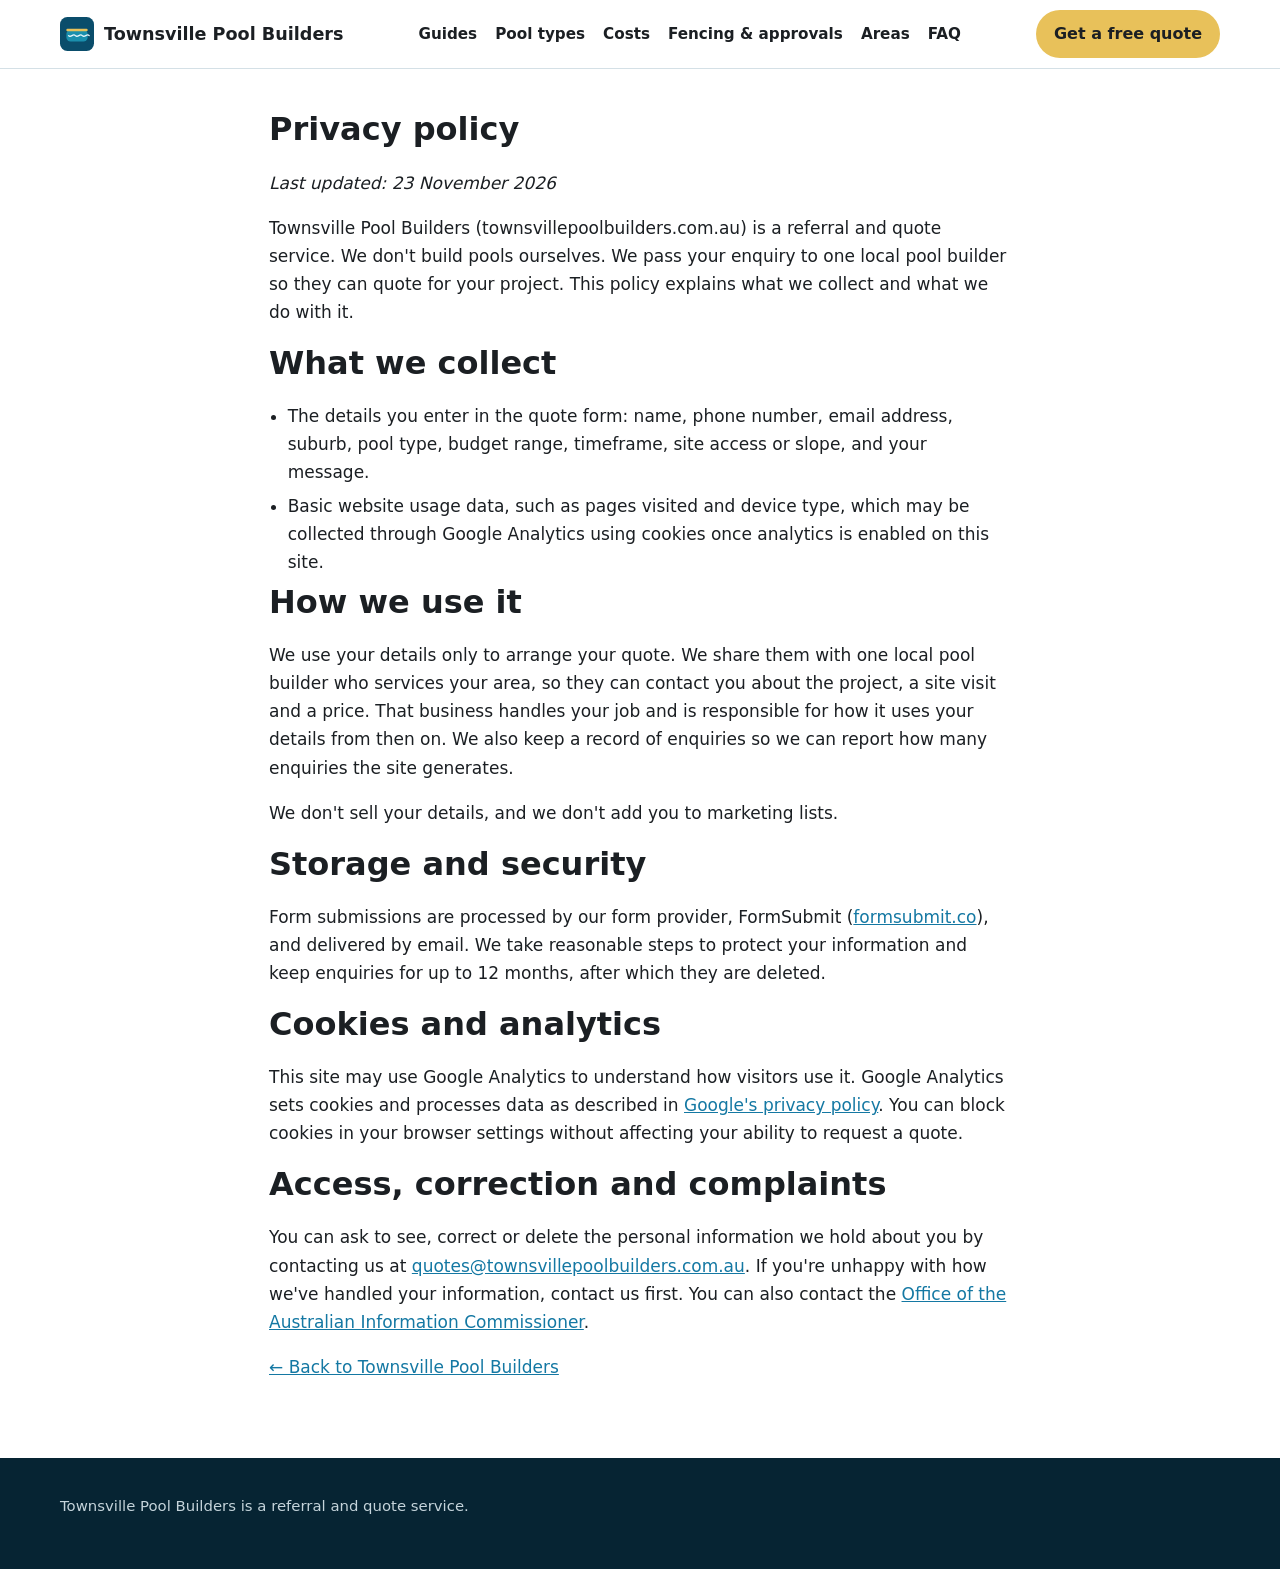
<file: privacy.html>
<!doctype html>
<html lang="en-AU">
<head>
<meta charset="utf-8">
<meta name="viewport" content="width=device-width, initial-scale=1">
<title>Privacy Policy | Townsville Pool Builders</title>
<meta name="description" content="How Townsville Pool Builders collects, uses and shares the details you send when you request a quote.">
<link rel="canonical" href="https://townsvillepoolbuilders.com.au/privacy.html">
<link rel="icon" href="favicon.svg" type="image/svg+xml">
<link rel="stylesheet" href="styles.css">
<!-- GA4 Measurement ID G-B7RGBRR4SV -->
<script async src="https://www.googletagmanager.com/gtag/js?id=G-B7RGBRR4SV"></script>
<script>window.dataLayer=window.dataLayer||[];function gtag(){dataLayer.push(arguments);}gtag('js',new Date());gtag('config','G-B7RGBRR4SV');</script>
</head>
<body>
<a class="skip-link" href="#main">Skip to content</a>
<header class="site-header">
  <div class="wrap">
    <a class="brand" href="/" aria-label="Townsville Pool Builders home">
      <svg viewBox="0 0 64 64" aria-hidden="true"><rect width="64" height="64" rx="14" fill="#0a4d6b"/><rect x="12" y="24" width="40" height="22" rx="8" fill="#1a8fad"/><path d="M16 35c5 5 8-5 13 0s8-5 13 0 8-5 13 0" fill="none" stroke="#e8f6fb" stroke-width="2.4" stroke-linecap="round"/><rect x="12" y="22" width="40" height="5" rx="2" fill="#e8c15a"/></svg>
      Townsville Pool Builders
    </a>
    <nav class="nav" aria-label="Main">
      <a href="/#guides">Guides</a><a href="/pool-types/">Pool types</a><a href="/pool-costs/">Costs</a><a href="/qld-pool-fencing-approvals/">Fencing &amp; approvals</a><a href="/#areas">Areas</a><a href="/#faq">FAQ</a>
    </nav>
    <a class="btn btn-call header-call" href="#quote">Get a free quote</a>
  </div>
</header>
<main id="main" class="legal">
  <h1>Privacy policy</h1>
  <p><em>Last updated: 23 November 2026</em></p>
  <p>Townsville Pool Builders (townsvillepoolbuilders.com.au) is a referral and quote service. We don't build pools ourselves. We pass your enquiry to one local pool builder so they can quote for your project. This policy explains what we collect and what we do with it.</p>
  <h2>What we collect</h2>
  <ul class="clean">
    <li>The details you enter in the quote form: name, phone number, email address, suburb, pool type, budget range, timeframe, site access or slope, and your message.</li>
    <li>Basic website usage data, such as pages visited and device type, which may be collected through Google Analytics using cookies once analytics is enabled on this site.</li>
  </ul>
  <h2>How we use it</h2>
  <p>We use your details only to arrange your quote. We share them with one local pool builder who services your area, so they can contact you about the project, a site visit and a price. That business handles your job and is responsible for how it uses your details from then on. We also keep a record of enquiries so we can report how many enquiries the site generates.</p>
  <p>We don't sell your details, and we don't add you to marketing lists.</p>
  <h2>Storage and security</h2>
  <p>Form submissions are processed by our form provider, FormSubmit (<a href="https://formsubmit.co/" rel="noopener">formsubmit.co</a>), and delivered by email. We take reasonable steps to protect your information and keep enquiries for up to 12 months, after which they are deleted.</p>
  <h2>Cookies and analytics</h2>
  <p>This site may use Google Analytics to understand how visitors use it. Google Analytics sets cookies and processes data as described in <a href="https://policies.google.com/privacy" rel="noopener">Google's privacy policy</a>. You can block cookies in your browser settings without affecting your ability to request a quote.</p>
  <h2>Access, correction and complaints</h2>
  <p>You can ask to see, correct or delete the personal information we hold about you by contacting us at <a href="mailto:quotes@townsvillepoolbuilders.com.au">quotes@townsvillepoolbuilders.com.au</a>. If you're unhappy with how we've handled your information, contact us first. You can also contact the <a href="https://www.oaic.gov.au/" rel="noopener">Office of the Australian Information Commissioner</a>.</p>
  <p><a href="/">&larr; Back to Townsville Pool Builders</a></p>
</main>
<footer class="site-footer"><div class="wrap"><p>Townsville Pool Builders is a referral and quote service.</p></div></footer>
</body>
</html>
</file>
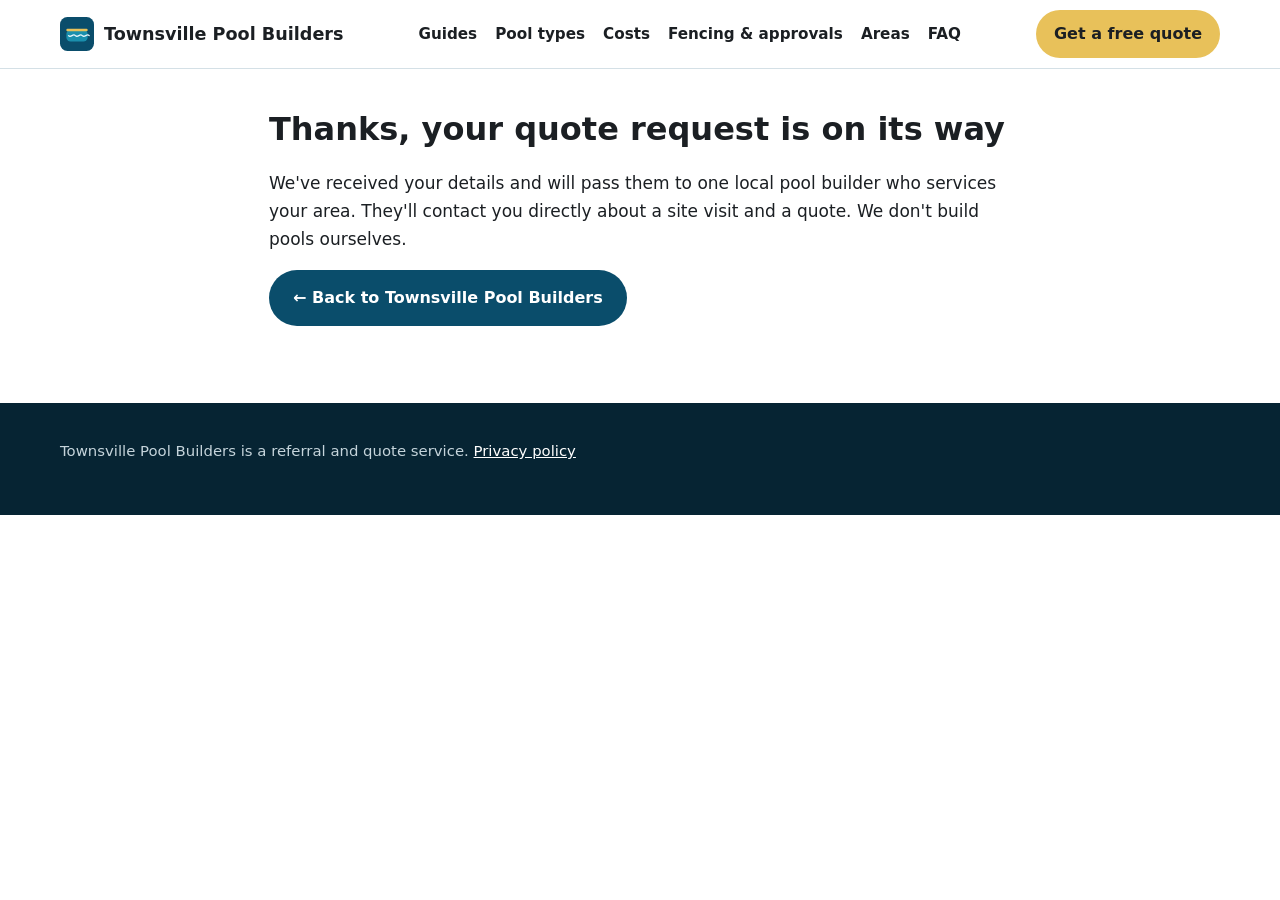
<file: thanks.html>
<!doctype html>
<html lang="en-AU">
<head>
<meta charset="utf-8">
<meta name="viewport" content="width=device-width, initial-scale=1">
<title>Thanks, we've got your quote request | Townsville Pool Builders</title>
<meta name="robots" content="noindex, nofollow">
<link rel="icon" href="favicon.svg" type="image/svg+xml">
<link rel="stylesheet" href="styles.css">
<!-- GA4 Measurement ID G-B7RGBRR4SV -->
<script async src="https://www.googletagmanager.com/gtag/js?id=G-B7RGBRR4SV"></script>
<script>window.dataLayer=window.dataLayer||[];function gtag(){dataLayer.push(arguments);}gtag('js',new Date());gtag('config','G-B7RGBRR4SV');</script>
<script>/*rws-lead-v2*/(function(){var fired=false;function fire(){if(fired)return;if(typeof gtag!=='function'){if(document.readyState!=='complete')setTimeout(fire,50);return;}var tok=null,done=null,ref='',qid=false;try{tok=sessionStorage.getItem('rws_lead_token');done=sessionStorage.getItem('rws_lead_done');}catch(e){}ref=document.referrer||'';try{qid=/(?:^|[?&])lead=1(?:&|$)/.test(location.search);}catch(e){}var via=!!(qid||tok||/formsubmit[.]co/i.test(ref));if(tok&&tok===done)return;if(!via&&(done==='direct'||done==='redirect'))return;fired=true;var flow=tok?'form':(via?'redirect':'direct');gtag('event','generate_lead',{form_name:'pool_builder_quote',lead_source:'townsvillepoolbuilders.com.au',lead_flow:flow,page_referrer:ref,transport_type:'beacon',send_to:'G-B7RGBRR4SV'});try{sessionStorage.setItem('rws_lead_done',tok||(flow==='direct'?'direct':'redirect'));}catch(e){}}if(document.readyState==='complete')fire();else window.addEventListener('load',fire);})();</script>
</head>
<body>
<a class="skip-link" href="#main">Skip to content</a>
<header class="site-header">
  <div class="wrap">
    <a class="brand" href="/" aria-label="Townsville Pool Builders home">
      <svg viewBox="0 0 64 64" aria-hidden="true"><rect width="64" height="64" rx="14" fill="#0a4d6b"/><rect x="12" y="24" width="40" height="22" rx="8" fill="#1a8fad"/><path d="M16 35c5 5 8-5 13 0s8-5 13 0 8-5 13 0" fill="none" stroke="#e8f6fb" stroke-width="2.4" stroke-linecap="round"/><rect x="12" y="22" width="40" height="5" rx="2" fill="#e8c15a"/></svg>
      Townsville Pool Builders
    </a>
    <nav class="nav" aria-label="Main">
      <a href="/#guides">Guides</a><a href="/pool-types/">Pool types</a><a href="/pool-costs/">Costs</a><a href="/qld-pool-fencing-approvals/">Fencing &amp; approvals</a><a href="/#areas">Areas</a><a href="/#faq">FAQ</a>
    </nav>
    <a class="btn btn-call header-call" href="#quote">Get a free quote</a>
  </div>
</header>
<main id="main" class="legal">
  <h1>Thanks, your quote request is on its way</h1>
  <p>We've received your details and will pass them to one local pool builder who services your area. They'll contact you directly about a site visit and a quote. We don't build pools ourselves.</p>
  <p><a class="btn btn-primary" href="/">&larr; Back to Townsville Pool Builders</a></p>
</main>
<footer class="site-footer"><div class="wrap"><p>Townsville Pool Builders is a referral and quote service. <a href="privacy.html">Privacy policy</a></p></div></footer>
</body>
</html>
</file>
<file: styles.css>
:root{
  --green:#0a4d6b;--green-2:#1478a3;--yellow:#e8c15a;--ink:#1b1f23;--muted:#555e66;
  --bg:#ffffff;--soft:#f2f7f9;--line:#d4e0e6;--radius:14px;--max:1200px;
}
*{box-sizing:border-box}
html{scroll-behavior:smooth}
body{margin:0;font-family:system-ui,-apple-system,"Segoe UI",Roboto,Arial,sans-serif;color:var(--ink);background:var(--bg);line-height:1.65;font-size:17px;padding-bottom:72px}
@media(min-width:800px){body{padding-bottom:0}}
img,svg{max-width:100%}
a{color:var(--green-2)}
a:focus-visible,button:focus-visible,input:focus-visible,select:focus-visible,textarea:focus-visible{outline:3px solid var(--yellow);outline-offset:2px}
.wrap{max-width:var(--max);margin:0 auto;padding:0 20px}
.skip-link{position:absolute;left:-999px;top:0;background:#fff;padding:8px 12px;z-index:100}
.skip-link:focus{left:8px}
h1,h2,h3{line-height:1.25;margin:0 0 .6em}
h1{font-size:clamp(1.9rem,4.5vw,2.9rem)}
h2{font-size:clamp(1.5rem,3vw,2rem);margin-top:0}
h3{font-size:1.15rem}
p{margin:0 0 1em}

/* header */
.site-header{background:#fff;border-bottom:1px solid var(--line);position:sticky;top:0;z-index:50}
.site-header .wrap{display:flex;align-items:center;justify-content:space-between;gap:16px;padding-top:10px;padding-bottom:10px}
.brand{display:flex;align-items:center;gap:10px;font-weight:800;color:var(--ink);text-decoration:none;font-size:1.1rem}
.brand svg{width:34px;height:34px}
.nav{display:none;gap:18px}
.nav a{color:var(--ink);text-decoration:none;font-weight:600;font-size:.95rem}
.nav a:hover{color:var(--green-2)}
@media(min-width:900px){.nav{display:flex}}

/* buttons */
.btn{display:inline-flex;align-items:center;justify-content:center;gap:8px;font-weight:700;border-radius:999px;padding:13px 22px;text-decoration:none;border:2px solid transparent;cursor:pointer;font-size:1rem}
.btn svg{width:20px;height:20px}
.btn-call{background:var(--yellow);color:#1b1f23}
.btn-call:hover{background:#e8c15a}
.btn-ghost{background:transparent;color:#fff;border-color:rgba(255,255,255,.7)}
.btn-ghost:hover{background:rgba(255,255,255,.12)}
.btn-primary{background:var(--green);color:#fff}
.btn-primary:hover{background:var(--green-2)}
.header-call{display:none}
@media(min-width:600px){.header-call{display:inline-flex;padding:9px 16px}}

/* hero */
.hero{background:linear-gradient(135deg,#0a4d6b 0%,#1478a3 60%,#1478a3 100%);color:#fff;padding:48px 0 56px}
.hero .wrap{display:grid;gap:32px}
@media(min-width:900px){.hero .wrap{grid-template-columns:1.15fr .85fr;align-items:center}}
.hero p.lead{font-size:1.15rem;color:#e6f2f6;max-width:38em}
.hero .ctas{display:flex;flex-wrap:wrap;gap:12px;margin:22px 0 18px}
.ticks{list-style:none;padding:0;margin:0;display:grid;gap:6px;color:#e6f2f6}
.ticks li{display:flex;gap:8px;align-items:flex-start}
.ticks svg{flex:0 0 20px;width:20px;height:20px;margin-top:3px}
.hero-card{background:#fff;color:var(--ink);border-radius:var(--radius);padding:22px;box-shadow:0 12px 30px rgba(0,0,0,.18)}
.hero-card h2{font-size:1.25rem}
.hero-card ol{margin:0;padding-left:1.2em}
.hero-card li{margin-bottom:.5em}

/* sections */
section{padding:56px 0}
section.alt{background:var(--soft)}
.intro{max-width:46em}
.grid{display:grid;gap:18px}
@media(min-width:700px){.grid-2{grid-template-columns:1fr 1fr}.grid-3{grid-template-columns:repeat(3,1fr)}}
.card{background:#fff;border:1px solid var(--line);border-radius:var(--radius);padding:20px}
.card .size{display:inline-block;background:var(--green);color:#fff;font-weight:800;border-radius:8px;padding:3px 10px;margin-bottom:8px}
.icon{width:36px;height:36px;color:var(--green);margin-bottom:6px}

table{width:100%;border-collapse:collapse;background:#fff;border-radius:var(--radius);overflow:hidden;border:1px solid var(--line)}
caption{text-align:left;font-weight:700;padding:0 0 10px}
th,td{padding:12px 14px;text-align:left;border-bottom:1px solid var(--line);vertical-align:top}
th{background:#e6eef2;font-size:.95rem}
.table-scroll{overflow-x:auto}
.note{font-size:.93rem;color:var(--muted)}
.yes h3{color:var(--green)}
.no h3{color:#b02a37}
ul.clean{padding-left:1.1em;margin:0}
ul.clean li{margin-bottom:.35em}

.areas{display:flex;flex-wrap:wrap;gap:8px;list-style:none;padding:0;margin:0 0 1em}
.areas li{background:#fff;border:1px solid var(--line);border-radius:999px;padding:6px 14px;font-size:.95rem}

/* faq */
details{background:#fff;border:1px solid var(--line);border-radius:var(--radius);padding:4px 18px;margin-bottom:10px}
summary{cursor:pointer;font-weight:700;padding:12px 0;list-style:none}
summary::-webkit-details-marker{display:none}
summary::after{content:"+";float:right;font-size:1.3rem;line-height:1;color:var(--green)}
details[open] summary::after{content:"–"}

/* form */
.quote{background:var(--green);color:#fff}
.quote .wrap{display:grid;gap:28px}
@media(min-width:900px){.quote .wrap{grid-template-columns:.8fr 1.2fr}}
.quote p{color:#e6f2f6}
form.quote-form{background:#fff;color:var(--ink);border-radius:var(--radius);padding:22px;display:grid;gap:14px}
@media(min-width:600px){form.quote-form{grid-template-columns:1fr 1fr}.full{grid-column:1/-1}}
label{display:block;font-weight:600;font-size:.95rem;margin-bottom:4px}
input,select,textarea{width:100%;font:inherit;padding:11px 12px;border:1.5px solid #b8c4bd;border-radius:10px;background:#fff;color:var(--ink)}
textarea{min-height:110px;resize:vertical}
.req{color:#b02a37}
.consent{font-size:.88rem;color:var(--muted)}

/* footer */
.site-footer{background:#062433;color:#c5d4db;padding:36px 0;font-size:.93rem}
.site-footer a{color:#fff}
.site-footer .wrap{display:grid;gap:10px}

/* sticky mobile call bar */
.mobile-call{position:fixed;left:0;right:0;bottom:0;z-index:60;display:flex;gap:8px;padding:10px 12px;background:#fff;border-top:1px solid var(--line);box-shadow:0 -6px 18px rgba(0,0,0,.08)}
.mobile-call .btn{flex:1;padding:12px 10px}
@media(min-width:800px){.mobile-call{display:none}}

.legal{max-width:46em;padding:40px 20px 60px;margin:0 auto}
.legal h1{font-size:2rem}

/* images */
.about-grid{display:grid;gap:28px;align-items:center}
@media(min-width:900px){.about-grid{grid-template-columns:1.2fr .8fr}}
figure{margin:0}
.photo img{width:100%;height:auto;display:block;border-radius:var(--radius)}
.photo figcaption,.size-figs figcaption{font-size:.85rem;color:var(--muted);margin-top:6px}
.local-photo{max-width:720px;margin-top:8px}
.size-figs{display:grid;gap:14px;margin:6px 0 10px;grid-template-columns:1fr}
@media(min-width:600px){.size-figs{grid-template-columns:1fr 1fr}}
.size-figs img{width:100%;height:auto;display:block;border-radius:10px;border:1px solid var(--line);background:#f2f7f9}
.size-figs figcaption{font-weight:700;color:var(--ink)}
.credits{font-size:.8rem;color:#8aa0ab}

/* banner hero */
.hero{position:relative;overflow:hidden;background:#062433;padding:56px 0 64px}
.hero-bg,.hero-bg img{position:absolute;inset:0;width:100%;height:100%}
.hero-bg img{object-fit:cover;object-position:center 40%;filter:brightness(1.08)}
.hero::before{content:"";position:absolute;inset:0;z-index:1;background:linear-gradient(90deg,rgba(6,30,48,.82) 0%,rgba(6,30,48,.55) 42%,rgba(6,30,48,.22) 100%)}
.hero .wrap.hero-grid{position:relative;z-index:2;display:grid;gap:32px;align-items:center}
@media(min-width:960px){.hero .wrap.hero-grid{grid-template-columns:1.05fr .95fr;gap:48px}.hero{padding:72px 0 80px}}
.hero h1{text-shadow:0 2px 4px rgba(0,0,0,.45),0 4px 22px rgba(0,0,0,.45)}
.hero .lead,.hero .updated{text-shadow:0 1px 3px rgba(0,0,0,.6)}
.hero-copy .ticks{margin:6px 0 20px}
.hero-copy .ctas{margin:0}
.hero-form-card{background:#fff;color:var(--ink);border-radius:var(--radius);padding:24px;box-shadow:0 18px 40px rgba(0,0,0,.35);scroll-margin-top:80px}
.hero-form-card h2{font-size:1.45rem;margin-bottom:.3em}
.hero-form-card .form-intro{color:var(--muted);font-size:.95rem;margin-bottom:12px}
.hero-form-card form.quote-form{padding:0;box-shadow:none;border-radius:0;gap:12px}
.hero-form-card input,.hero-form-card select,.hero-form-card textarea{padding:9px 11px}
.hero-form-card textarea{min-height:72px}
.hero-form-card .consent{margin:10px 0 0}
.photo-credit{position:absolute;right:10px;bottom:6px;z-index:2;margin:0;font-size:.72rem;color:rgba(255,255,255,.8)}
.photo-credit a{color:#fff}
.how-card{background:#fff;color:var(--ink);border-radius:var(--radius);padding:22px}
.how-card ol{margin:0;padding-left:1.2em}.how-card li{margin-bottom:.5em}

/* v2 */
.hero .lead{color:#fff}
.updated{font-size:.85rem;color:#e6f2f6;margin:14px 0 0}
.updated-dark{font-size:.9rem;color:var(--muted);font-weight:600;margin-top:-.4em}
fieldset{border:0;margin:0;padding:0;min-width:0}
.step{display:grid;gap:12px;grid-template-columns:1fr}
@media(min-width:600px){.step{grid-template-columns:1fr 1fr}}
.step-label{font-size:.8rem;font-weight:700;text-transform:uppercase;letter-spacing:.04em;color:var(--green-2);margin-bottom:6px;padding:0}
.step-2{margin-top:16px}
.js .is-step-1 .step-2{display:none}
.js .is-step-2 .step-1{display:none}
.js .is-step-2 .step-2{margin-top:0}
.js-only{display:none}
.js .js-only{display:block}
.js .step2-actions .js-only{display:inline-block}
.other-wrap{display:none}.other-wrap.show{display:block}
html:not(.js) .other-wrap{display:block}
.btn-block{width:100%}
.btn-link{background:none;border:0;color:var(--green-2);font:inherit;font-weight:600;cursor:pointer;margin-left:14px;text-decoration:underline}
.microcopy{font-size:.86rem;color:var(--muted);margin:0}
.form-error{color:#b02a37;font-weight:600;font-size:.9rem;margin:0}
[aria-invalid="true"]{border-color:#b02a37}
.hero-form-card .quote-form{display:block}
.trust{background:#062433;color:#e6f2f6;padding:16px 0}
.trust-list{list-style:none;margin:0 auto;display:grid;gap:10px 24px;grid-template-columns:1fr}
@media(min-width:700px){.trust-list{grid-template-columns:1fr 1fr}}
@media(min-width:1000px){.trust-list{grid-template-columns:repeat(4,1fr)}}
.trust-list li{display:flex;gap:8px;align-items:flex-start;font-size:.95rem}
.trust-list svg{flex:0 0 20px;width:20px;height:20px;color:var(--yellow);margin-top:3px}
.trust-list strong{color:#fff}
ol.steps{list-style:none;padding:0;margin:0 0 16px}
.step-num{display:inline-grid;place-items:center;width:34px;height:34px;border-radius:50%;background:var(--yellow);color:#1b1f23;font-weight:800;margin-bottom:8px}
.equiv{font-weight:700;color:var(--green-2);margin:-.2em 0 .5em}
.price-table td{white-space:nowrap}
.area-groups{display:grid;gap:8px 28px;margin-bottom:12px}
@media(min-width:800px){.area-groups{grid-template-columns:1fr 1fr}}
.area-group h3{font-size:1rem;margin:10px 0 8px}
/* photo cards */
.photo-cards{display:grid;gap:20px;grid-template-columns:1fr;margin:10px 0 28px}
@media(min-width:620px){.photo-cards{grid-template-columns:1fr 1fr}}
@media(min-width:1000px){.photo-cards{grid-template-columns:repeat(4,1fr)}}
.photo-card{position:relative;display:flex;flex-direction:column;background:#fff;border:1px solid var(--line);border-radius:var(--radius);overflow:hidden;text-decoration:none;color:var(--ink);box-shadow:0 6px 18px rgba(0,0,0,.06);transition:transform .15s,box-shadow .15s}
.photo-card:hover{transform:translateY(-2px);box-shadow:0 10px 24px rgba(0,0,0,.1)}
.pc-img{display:block;aspect-ratio:4/3;overflow:hidden;background:#f2f7f9}
.pc-img img{width:100%;height:100%;object-fit:cover;display:block}
.pc-svg img{object-fit:contain;padding:12px}
.pc-icon{position:absolute;left:18px;top:-26px;width:52px;height:52px;border-radius:50%;background:var(--yellow);color:#062433;display:grid;place-items:center;border:4px solid #fff;box-shadow:0 4px 10px rgba(0,0,0,.15)}
.pc-icon svg{width:24px;height:24px}
.pc-body{position:relative;display:block;padding:34px 18px 18px}
.pc-title{display:block;font-size:1.1rem;margin-bottom:6px}
.pc-text{display:block;font-size:.95rem;color:var(--muted)}
.more-jobs h3{margin-bottom:.4em}
/* truck band */
.band-wrap{padding:8px 0 48px}
.truck-band{position:relative;border-radius:var(--radius);overflow:hidden;min-height:260px;display:flex;align-items:flex-end}
.truck-band img{position:absolute;inset:0;width:100%;height:100%;object-fit:cover;object-position:center 60%}
.truck-band::after{content:"";position:absolute;inset:0;background:linear-gradient(90deg,rgba(6,30,48,.72) 0%,rgba(6,30,48,.35) 55%,rgba(6,30,48,0) 100%)}
.band-text{position:relative;z-index:1;padding:28px;max-width:560px}
.band-line{color:#fff;font-size:clamp(1.4rem,3vw,2rem);font-weight:800;line-height:1.2;margin:0 0 16px;text-shadow:0 2px 8px rgba(0,0,0,.4)}
@media(min-width:900px){.truck-band{min-height:420px;align-items:center}.band-text{padding:44px}}
.closing-inner{display:grid;gap:12px;align-items:center}
@media(min-width:900px){.quote .wrap.closing-inner{grid-template-columns:1fr auto}}
.closing-grid{display:grid;gap:28px;align-items:center}
@media(min-width:900px){.quote .wrap.closing-grid{grid-template-columns:.9fr 1.1fr}}
.closing-photo img{width:100%;height:auto;display:block;border-radius:var(--radius);box-shadow:0 12px 30px rgba(0,0,0,.25)}

/* How it works step photos */
.step-card{padding:0;overflow:hidden;display:flex;flex-direction:column}
.step-img{display:block;aspect-ratio:3/2;background:#e6eef2}
.step-img img{display:block;width:100%;height:100%;object-fit:cover;border-radius:var(--radius) var(--radius) 0 0}
.step-body{position:relative;padding:30px 20px 20px}
.step-card .step-num{position:absolute;top:-21px;left:20px;width:42px;height:42px;margin:0;font-size:1.1rem;border:3px solid #fff;box-shadow:0 2px 6px rgba(0,0,0,.18)}
.step-card h3{margin-top:0}

/* seo-pages-v1 */
.page-hero{background:var(--green);color:#fff;padding:34px 0 38px}
.page-hero h1{color:#fff;margin-bottom:.4em}
.page-hero .lead{color:#fff;font-size:1.12rem;max-width:44em;margin-bottom:.6em}
.page-hero .updated{color:#e6f2f6;font-size:.9rem;margin:0}
.crumbs{font-size:.9rem;margin-bottom:14px;color:#e6f2f6}
.crumbs ol{list-style:none;padding:0;margin:0;display:flex;flex-wrap:wrap;gap:6px}
.crumbs li+li::before{content:"›";margin-right:6px;opacity:.8}
.crumbs a{color:#fff}
.page-grid{display:grid;gap:36px;padding-top:40px;padding-bottom:48px}
@media(min-width:960px){.page-grid{grid-template-columns:minmax(0,1fr) 380px;align-items:start}.page-aside{position:sticky;top:84px}}
.page-body h2{margin-top:1.4em;font-size:clamp(1.3rem,2.6vw,1.7rem)}
.page-body h2:first-child{margin-top:0}
.page-body figure{margin:0 0 1.4em}
.page-body figure img{width:100%;height:auto;border-radius:var(--radius);display:block}
.page-body figcaption{font-size:.85rem;color:var(--muted);margin-top:6px}
.page-body table{width:100%;border-collapse:collapse;margin:0 0 1.2em}
.page-body th,.page-body td{border:1px solid var(--line);padding:8px 10px;text-align:left;vertical-align:top}
.page-body .callout{background:var(--soft);border-left:4px solid var(--green);padding:14px 16px;border-radius:8px;margin:0 0 1.2em}
.page-body .sources{font-size:.88rem;color:var(--muted)}
.link-list{display:flex;flex-wrap:wrap;gap:10px;list-style:none;padding:0;margin:0 0 1em}
.link-list a{display:inline-block;background:#fff;border:1px solid var(--line);border-radius:999px;padding:7px 15px;text-decoration:none;font-weight:600}
.link-list a:hover{border-color:var(--green)}
.areas a{text-decoration:none;font-weight:600}
.guide-cards{display:grid;gap:16px}
@media(min-width:700px){.guide-cards{grid-template-columns:repeat(3,1fr)}}
.guide-cards a{display:block;background:#fff;border:1px solid var(--line);border-radius:var(--radius);padding:18px;text-decoration:none;color:var(--ink)}
.guide-cards a strong{display:block;color:var(--green-2);font-size:1.08rem;margin-bottom:4px}
.guide-cards a:hover{border-color:var(--green)}
.footer-links{display:flex;flex-wrap:wrap;gap:6px 14px}

/* site-specific */
.photo-note{font-size:.8rem;color:var(--muted);margin-top:8px}
.disclaimer{background:#fff8e6;border:1px solid #f0d58a;border-radius:var(--radius);padding:16px 18px;font-size:.95rem}

/* summary-v1 */
.summary{font-size:1.05rem;font-weight:600;max-width:44em;margin:0 0 .7em}
.hero .summary,.page-hero .summary{color:#fff}

/* pool sites */
.hero .h3-tag{font-size:1.05rem;color:#e6f2f6;margin:0 0 14px;max-width:38em}
.credit-line{font-size:.8rem;color:#8aa0ab}
.page-aside .microcopy{margin-top:8px}
.callout strong{color:var(--ink)}
.factor-grid{display:grid;gap:14px}
@media(min-width:700px){.factor-grid{grid-template-columns:1fr 1fr}}
.type-grid .photo-card{min-height:100%}
</file>
